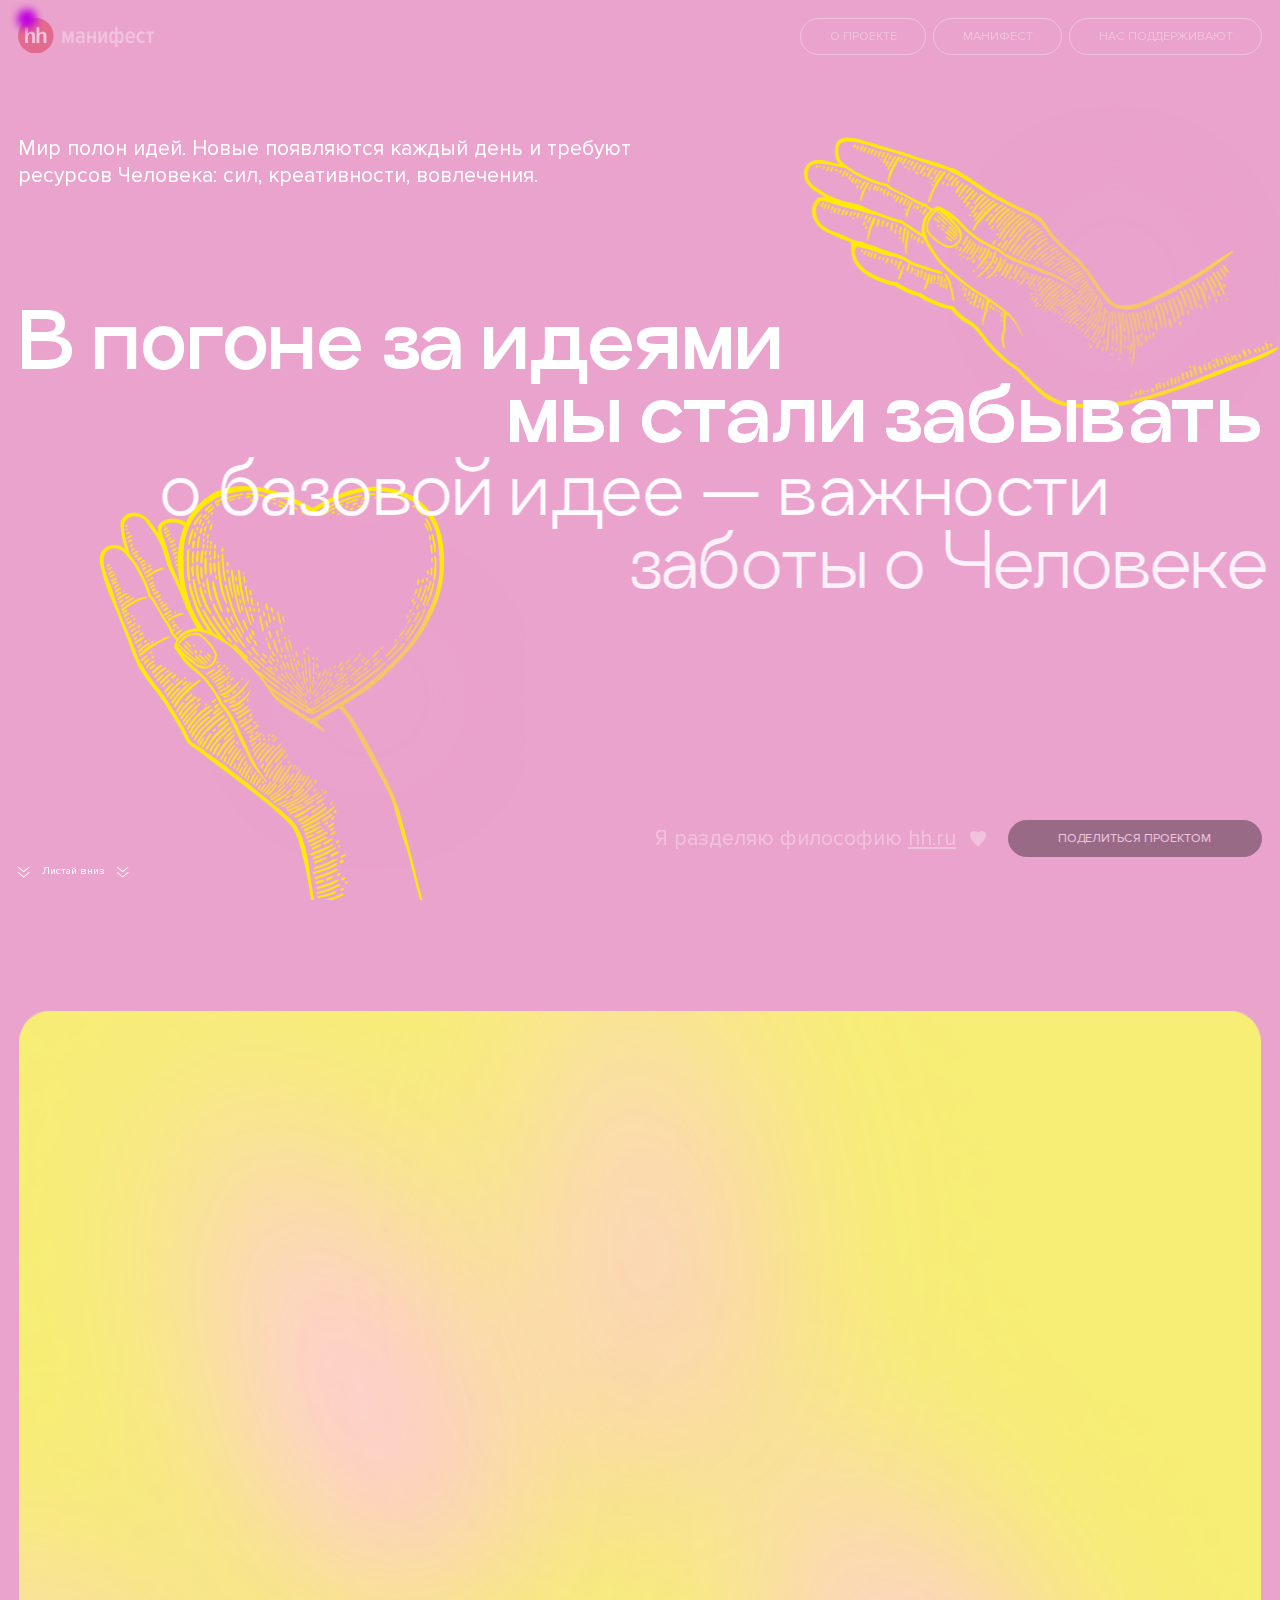
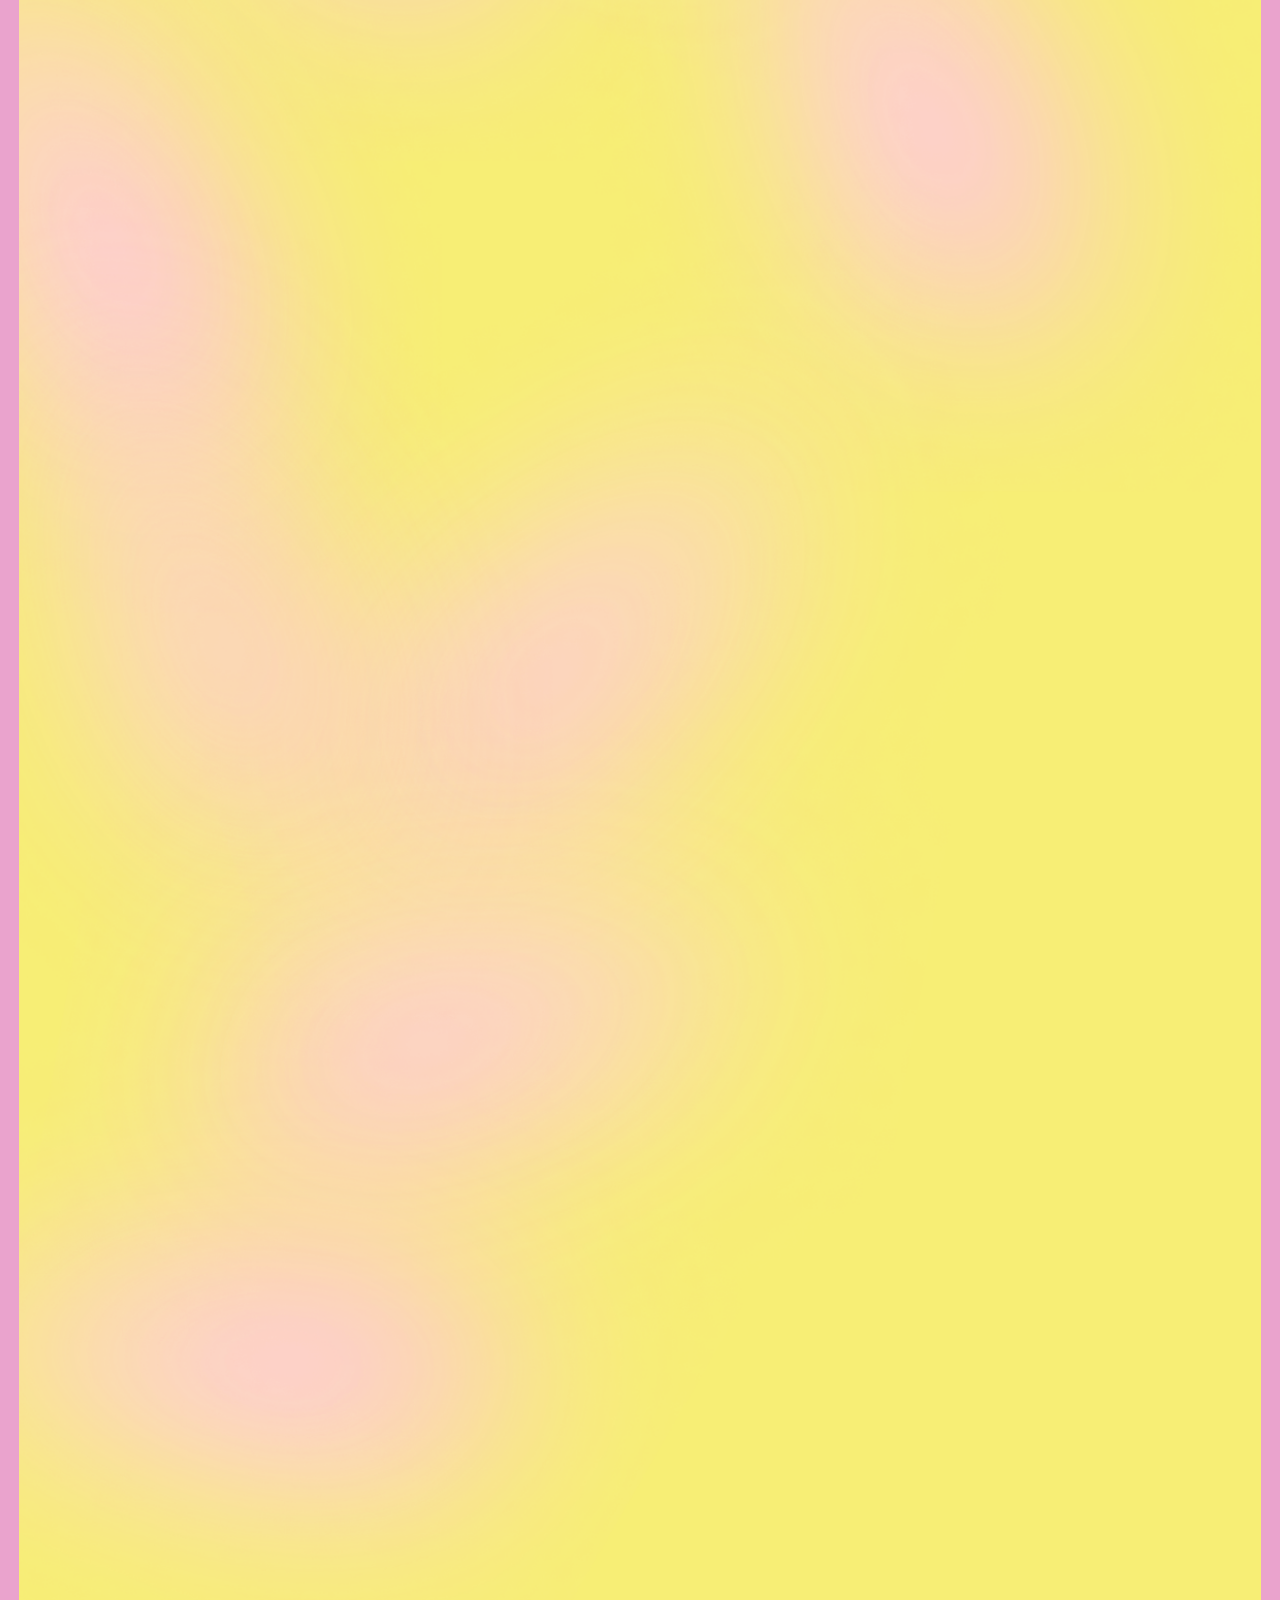
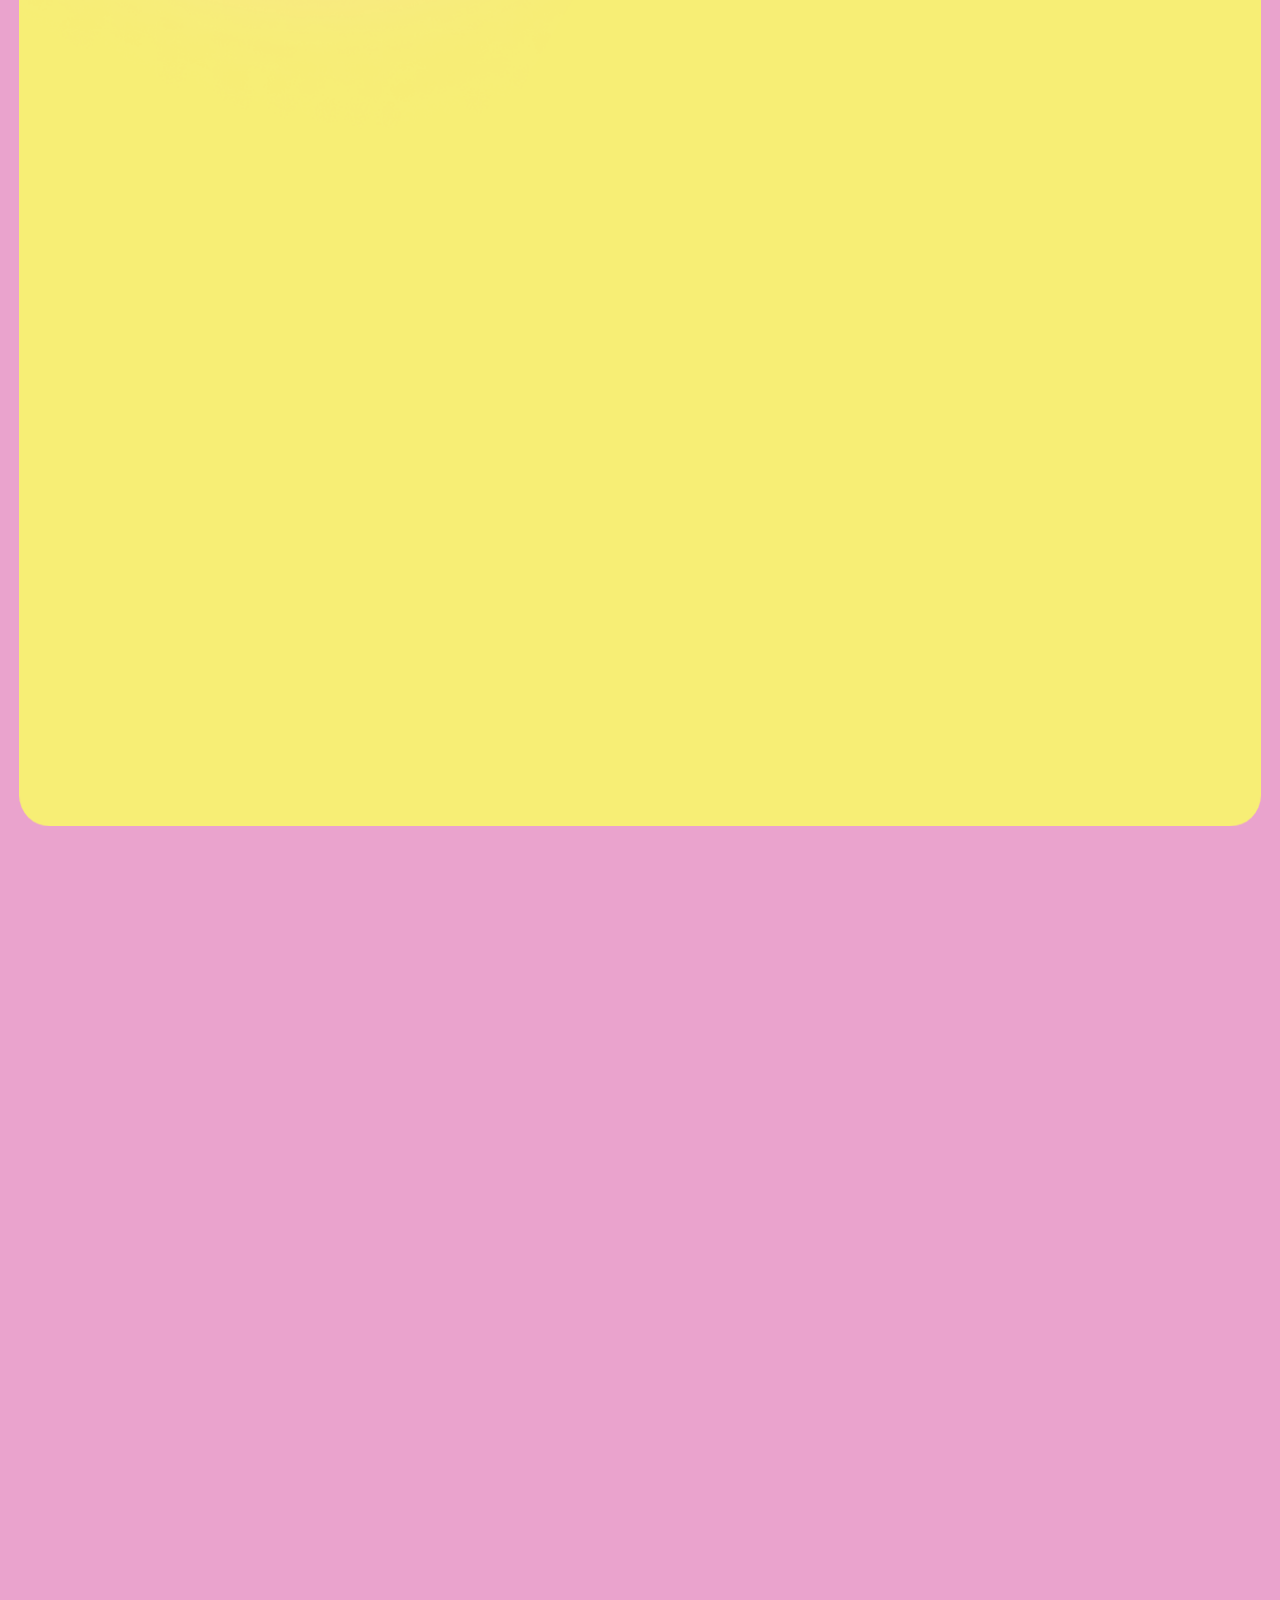
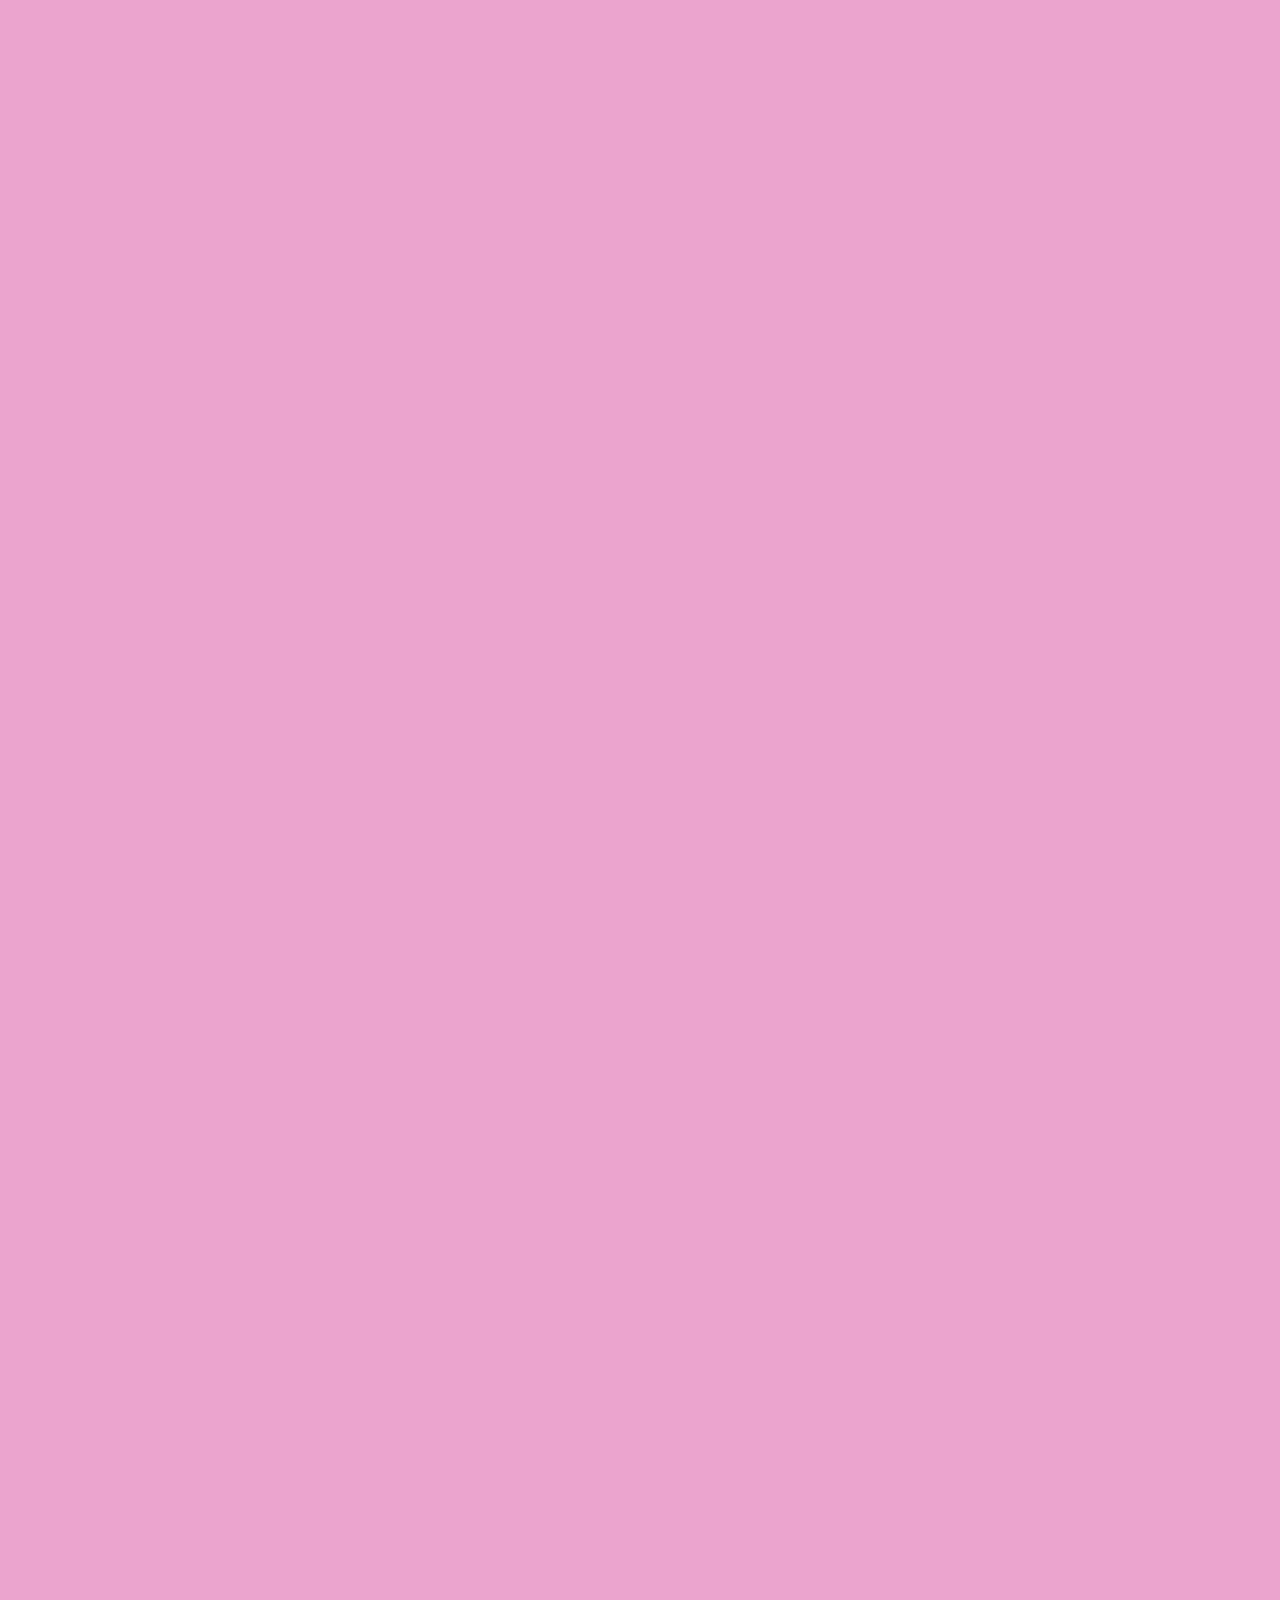
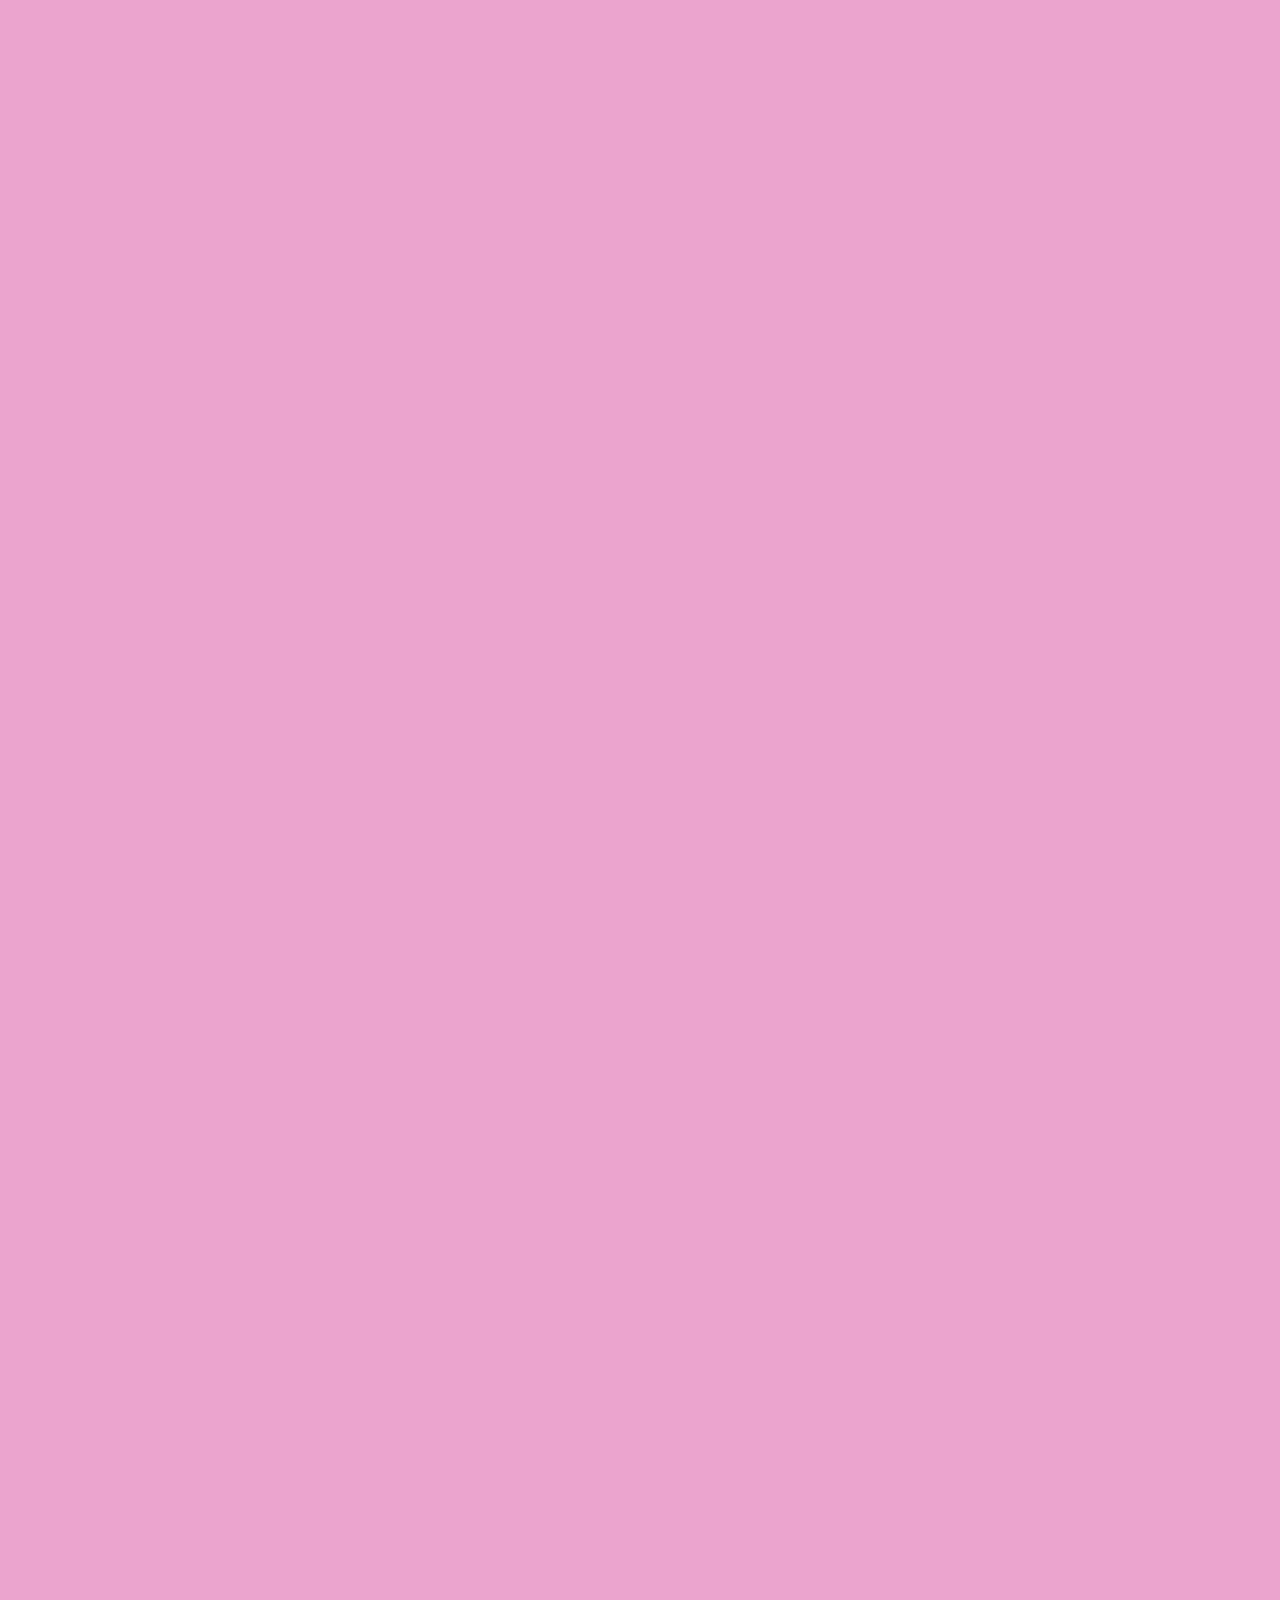
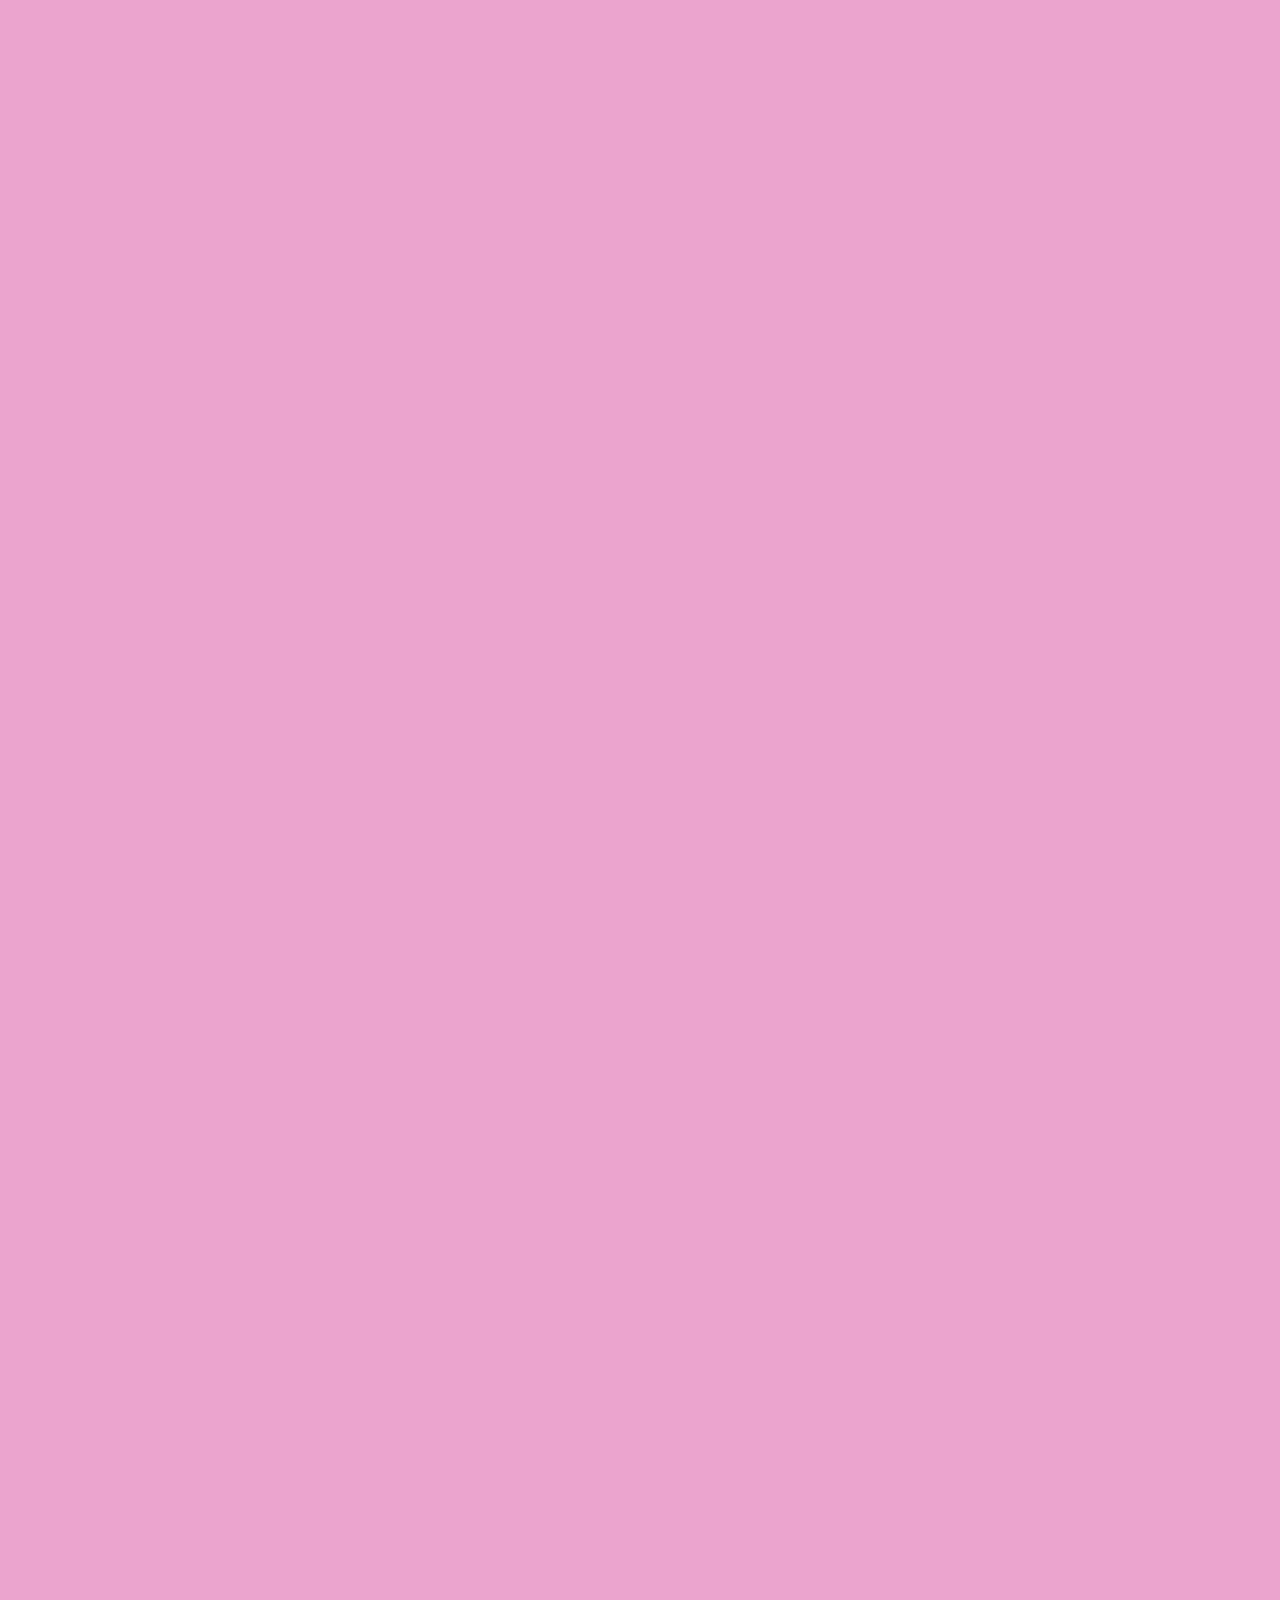
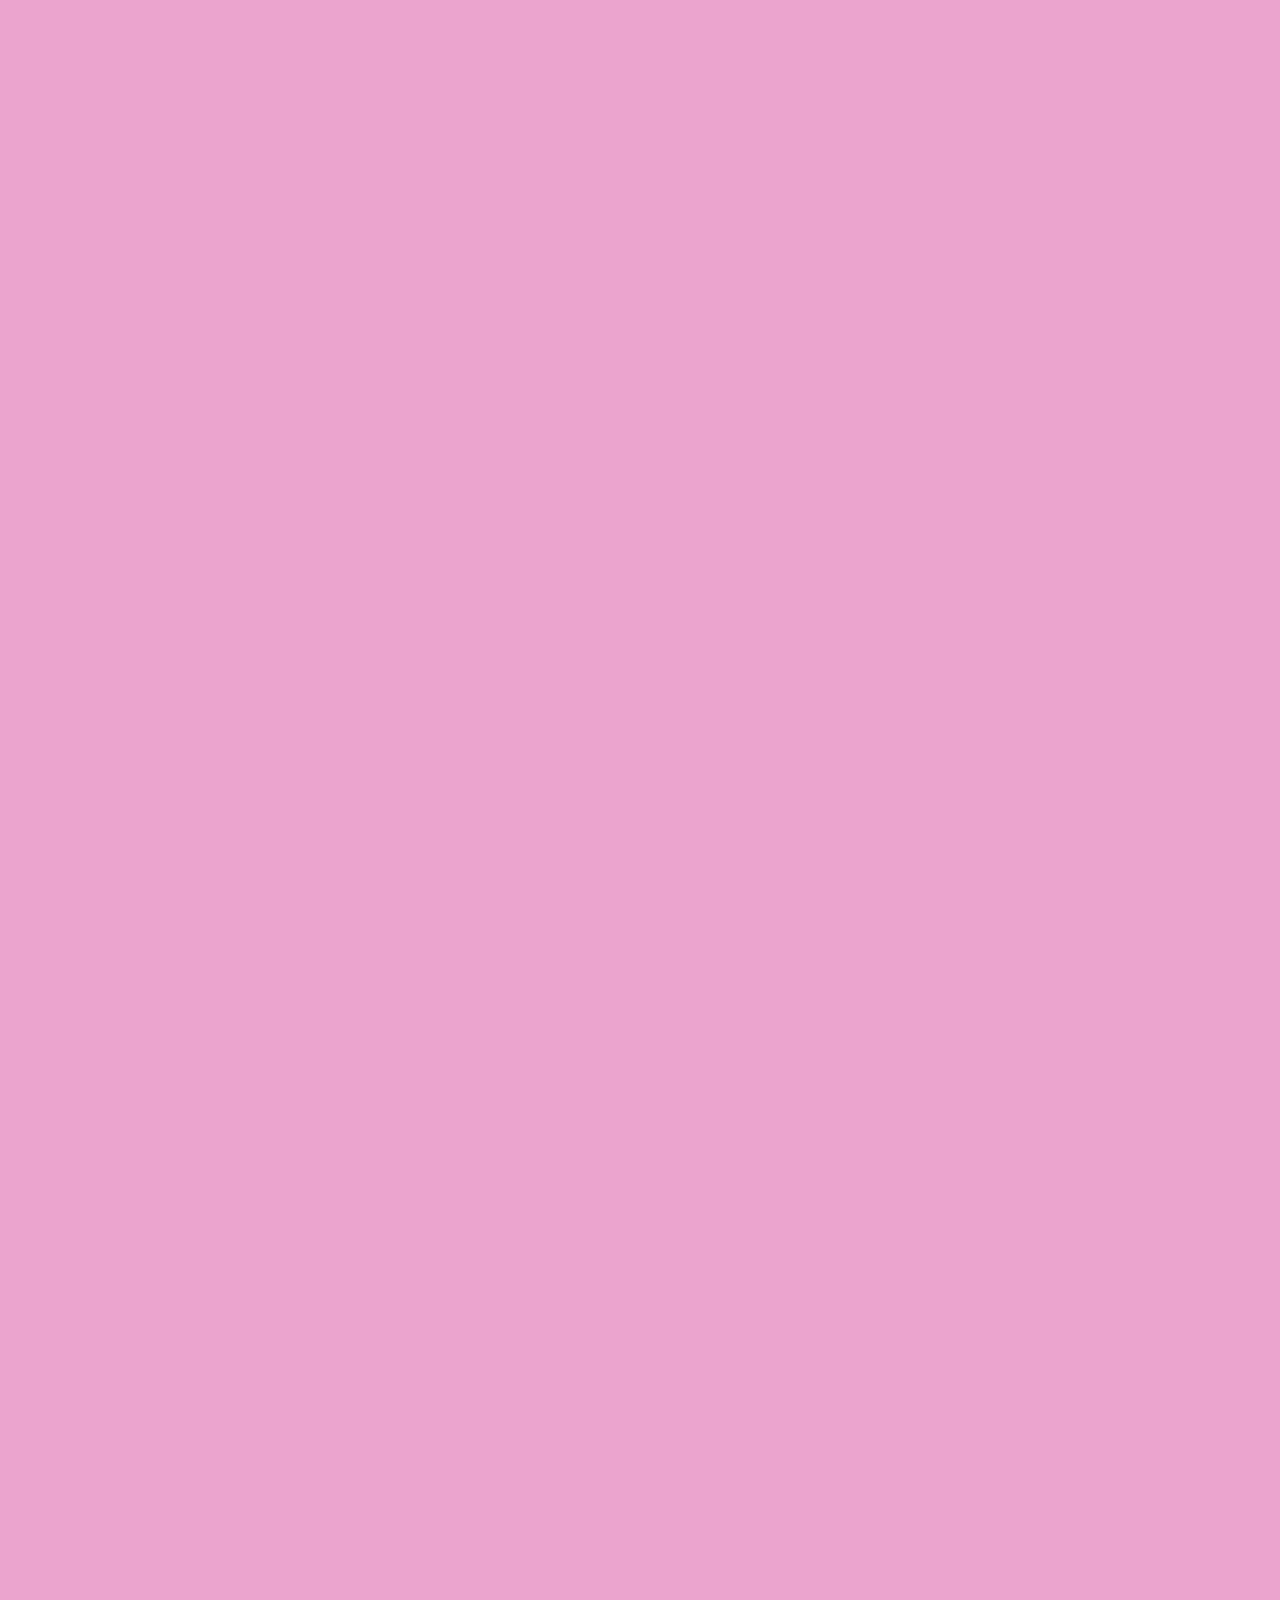
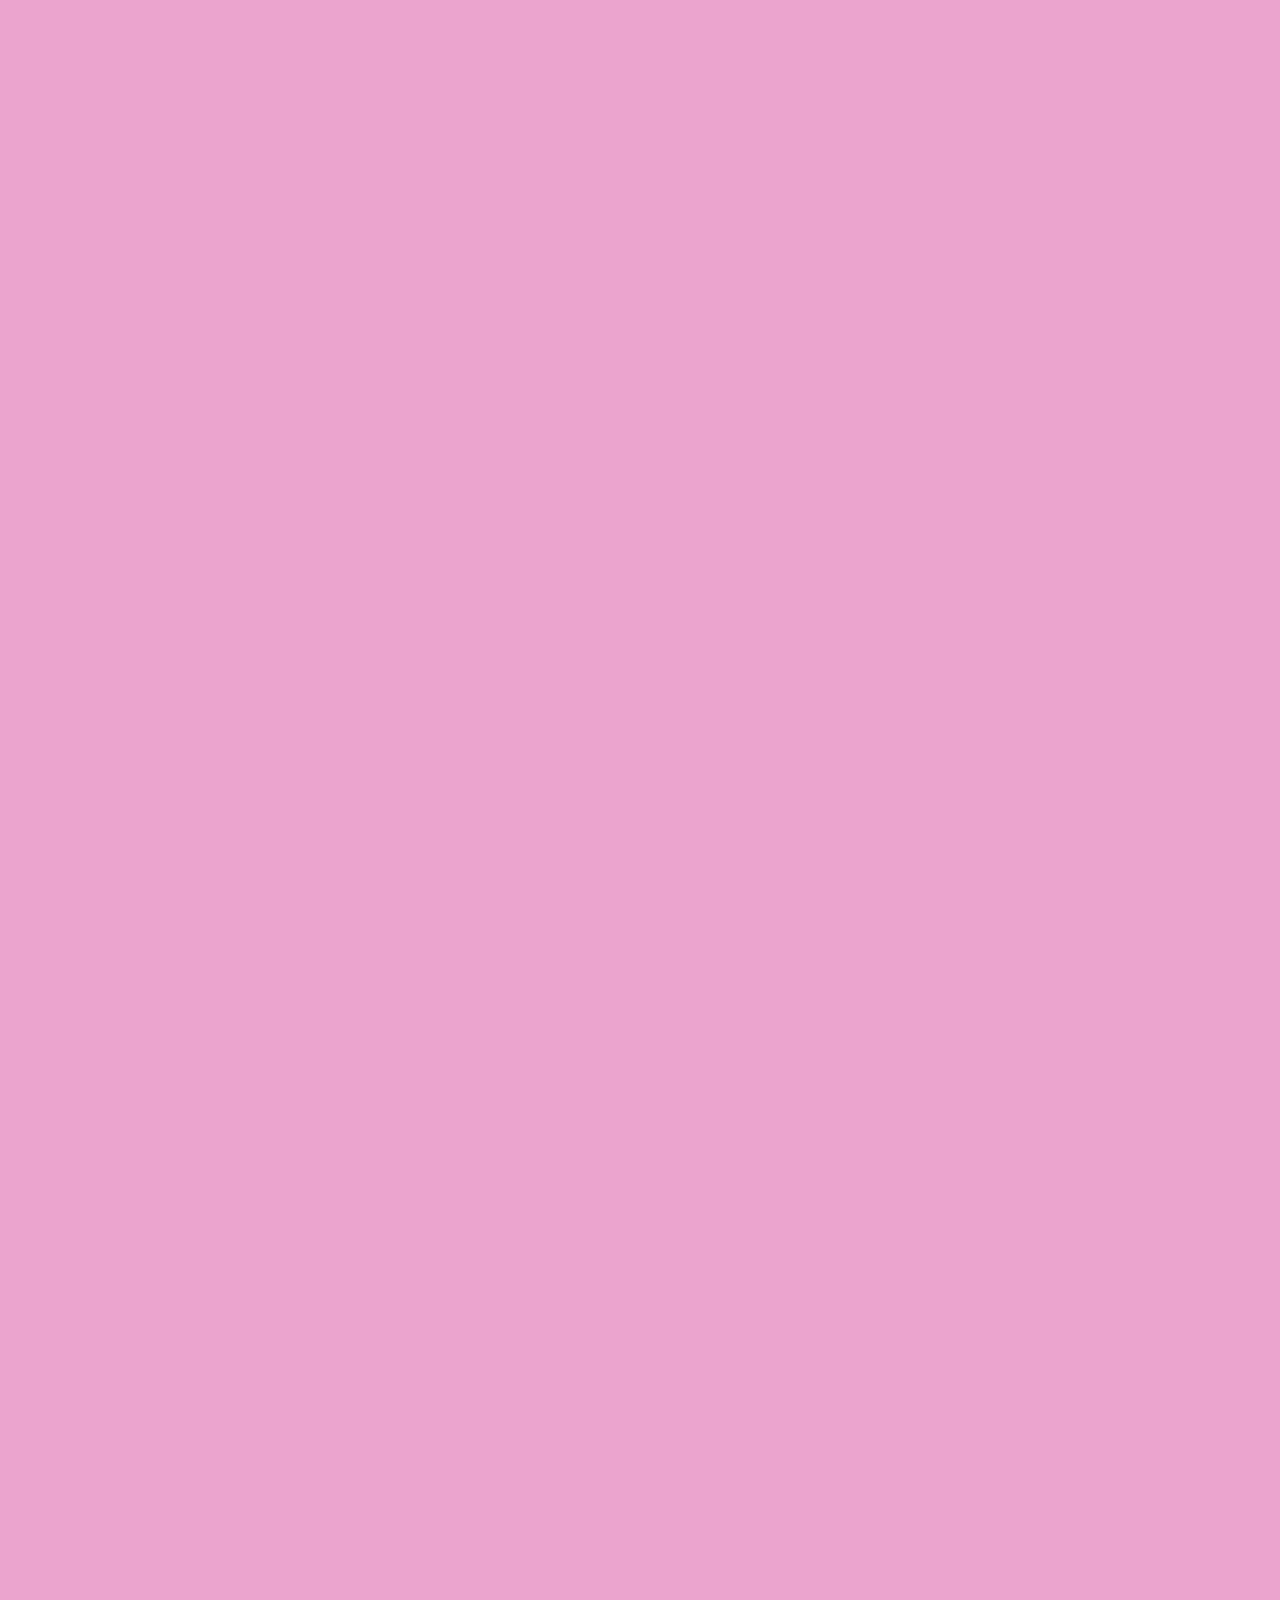
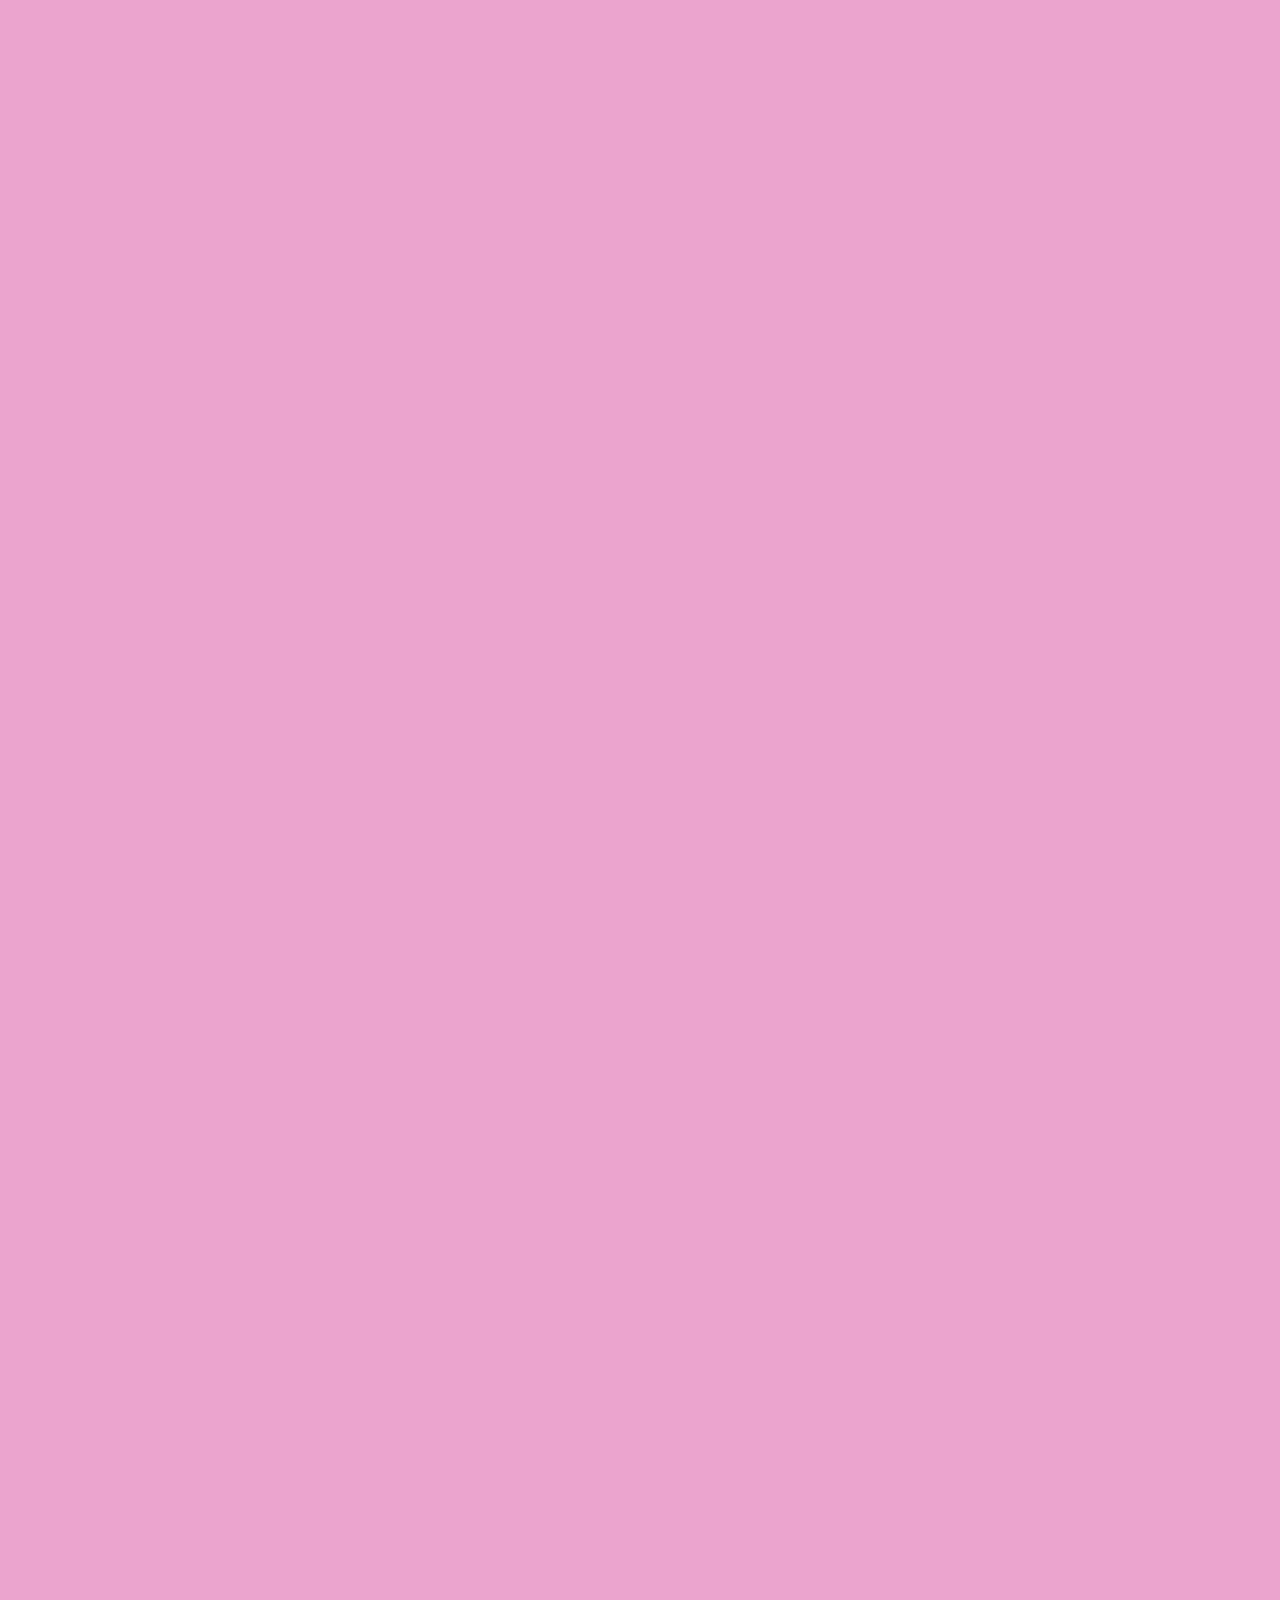
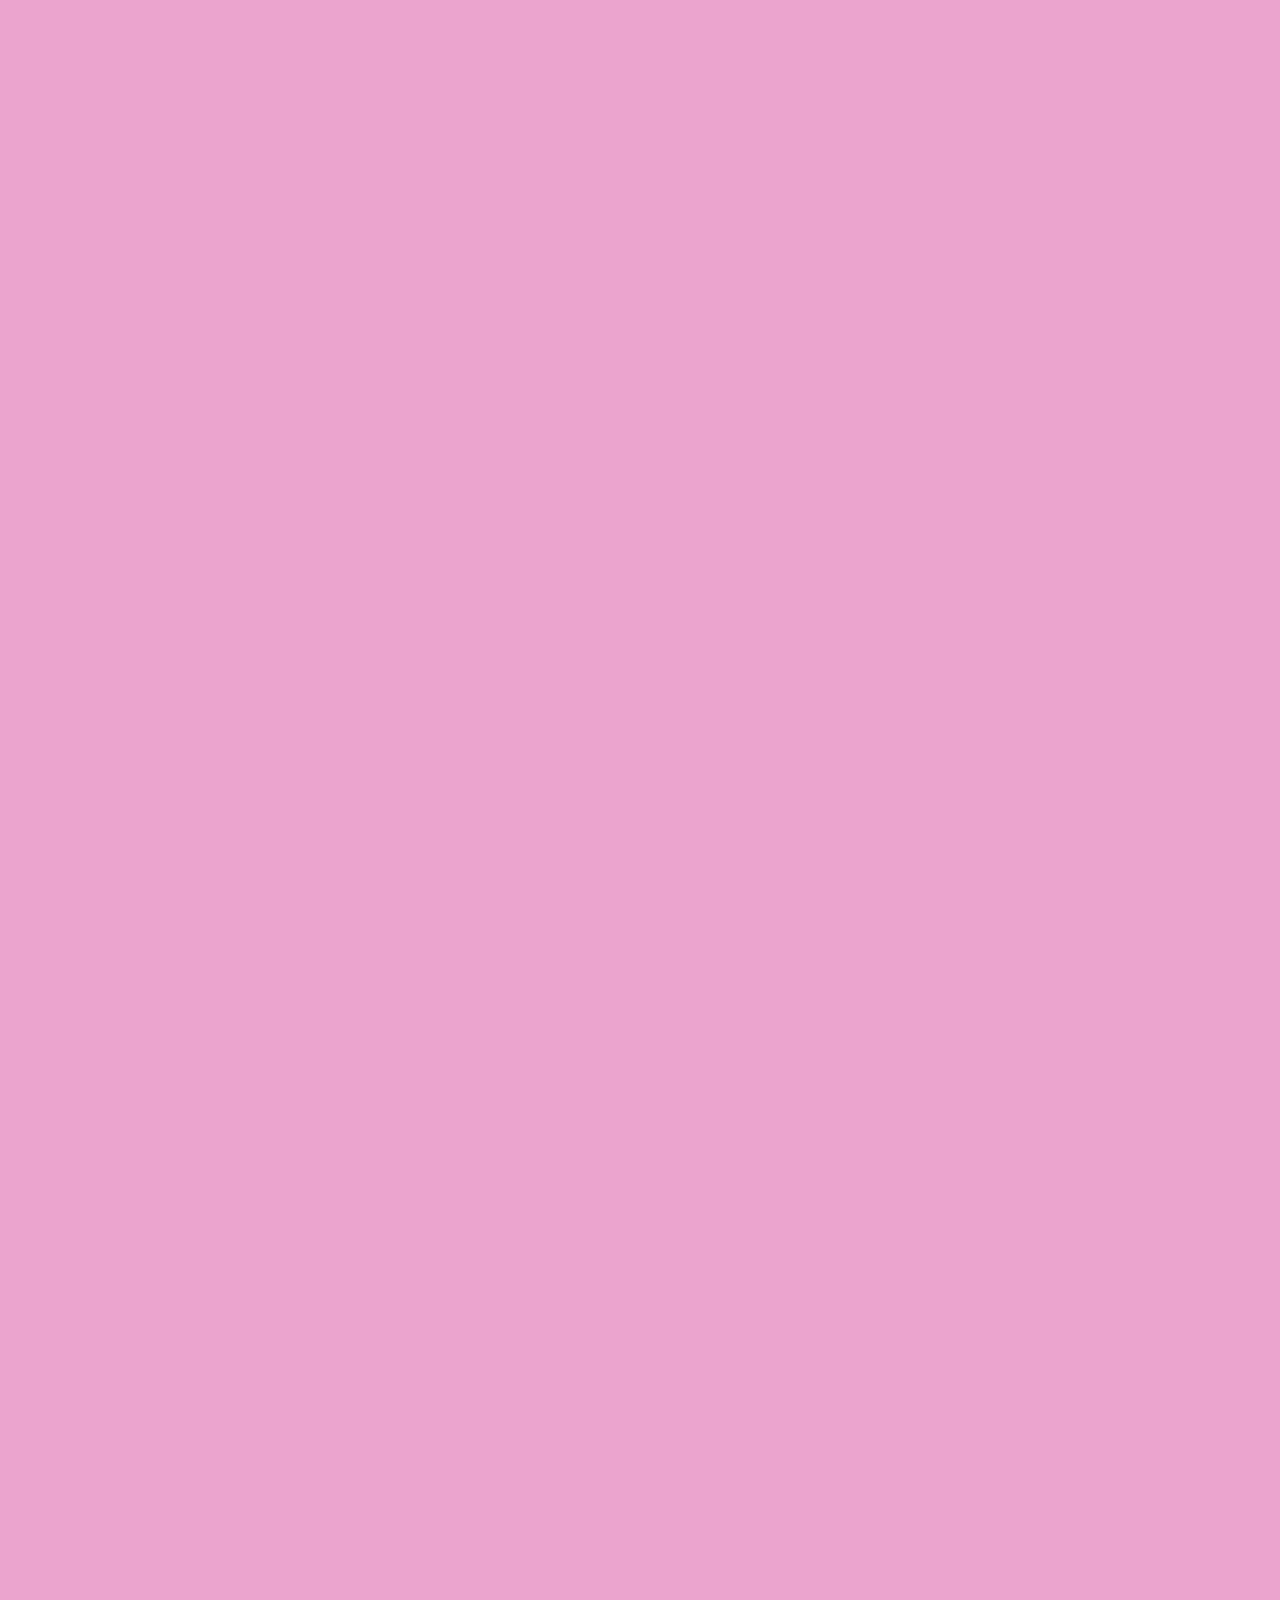
<file: index.html>
<!DOCTYPE html><!--  This site was created in Webflow. https://www.webflow.com  -->
<!--  Last Published: Fri May 19 2023 12:36:15 GMT+0000 (Coordinated Universal Time)  -->
<html data-wf-page="6448dec9200db7ba29f89d70" data-wf-site="6448dec9200db773a5f89d6f">

<head>
  <meta charset="utf-8">
  <title>Манифест ко дню рождения hh.ru</title>
  <meta content="Напоминание каждому о том, как важно заботиться о Человеческих ресурсах." name="description">
  <meta content="Манифест ко дню рождения hh.ru" property="og:title">
  <meta content="Напоминание каждому о том, как важно заботиться о Человеческих ресурсах." property="og:description">
  <meta content="images/OGI.png" property="og:image">
  <meta content="Манифест ко дню рождения hh.ru" property="twitter:title">
  <meta content="Напоминание каждому о том, как важно заботиться о Человеческих ресурсах."
    property="twitter:description">
  <meta content="images/OGI.png" property="twitter:image">
  <meta property="og:type" content="website">
  <meta content="summary_large_image" name="twitter:card">
  <meta content="width=device-width, initial-scale=1" name="viewport">
  <meta content="Webflow" name="generator">
  <!-- Yandex.Metrika counter -->
  <script src="js/metric.js" type="text/javascript"></script>
  <!-- /Yandex.Metrika counter -->
  <link href="css/normalize.css" rel="stylesheet" type="text/css">
  <link href="css/webflow.css" rel="stylesheet" type="text/css">
  <link href="css/hhru-2a441f.webflow.css" rel="stylesheet" type="text/css">
  <link href="css/style.css" rel="stylesheet" type="text/css">
  <style>
    @media (min-width:992px) {
      html.w-mod-js:not(.w-mod-ix) [data-w-id="b9878dd3-13e4-6421-a78f-0ced368a787a"] {
        -webkit-transform: translate3d(0%, 0%, 0) scale3d(0.8, 0.8, 1) rotateX(0) rotateY(0) rotateZ(0deg) skew(0, 0);
        -moz-transform: translate3d(0%, 0%, 0) scale3d(0.8, 0.8, 1) rotateX(0) rotateY(0) rotateZ(0deg) skew(0, 0);
        -ms-transform: translate3d(0%, 0%, 0) scale3d(0.8, 0.8, 1) rotateX(0) rotateY(0) rotateZ(0deg) skew(0, 0);
        transform: translate3d(0%, 0%, 0) scale3d(0.8, 0.8, 1) rotateX(0) rotateY(0) rotateZ(0deg) skew(0, 0);
      }

      html.w-mod-js:not(.w-mod-ix) [data-w-id="f88aaab3-8f54-052f-8ae3-230a9f8bfcc7"] {
        -webkit-transform: translate3d(0%, 0%, 0) scale3d(0.8, 0.8, 1) rotateX(0) rotateY(0) rotateZ(0deg) skew(0, 0);
        -moz-transform: translate3d(0%, 0%, 0) scale3d(0.8, 0.8, 1) rotateX(0) rotateY(0) rotateZ(0deg) skew(0, 0);
        -ms-transform: translate3d(0%, 0%, 0) scale3d(0.8, 0.8, 1) rotateX(0) rotateY(0) rotateZ(0deg) skew(0, 0);
        transform: translate3d(0%, 0%, 0) scale3d(0.8, 0.8, 1) rotateX(0) rotateY(0) rotateZ(0deg) skew(0, 0);
      }

      html.w-mod-js:not(.w-mod-ix) [data-w-id="67e81cb0-7afa-1f12-fa99-711902024c29"] {
        -webkit-transform: translate3d(0%, 0%, 0) scale3d(0.8, 0.8, 1) rotateX(0) rotateY(0) rotateZ(0deg) skew(0, 0);
        -moz-transform: translate3d(0%, 0%, 0) scale3d(0.8, 0.8, 1) rotateX(0) rotateY(0) rotateZ(0deg) skew(0, 0);
        -ms-transform: translate3d(0%, 0%, 0) scale3d(0.8, 0.8, 1) rotateX(0) rotateY(0) rotateZ(0deg) skew(0, 0);
        transform: translate3d(0%, 0%, 0) scale3d(0.8, 0.8, 1) rotateX(0) rotateY(0) rotateZ(0deg) skew(0, 0);
      }

      html.w-mod-js:not(.w-mod-ix) [data-w-id="b862c3f6-3088-e310-0ccf-c9ab1974c91d"] {
        -webkit-transform: translate3d(0%, 0%, 0) scale3d(0.8, 0.8, 1) rotateX(0) rotateY(0) rotateZ(0deg) skew(0, 0);
        -moz-transform: translate3d(0%, 0%, 0) scale3d(0.8, 0.8, 1) rotateX(0) rotateY(0) rotateZ(0deg) skew(0, 0);
        -ms-transform: translate3d(0%, 0%, 0) scale3d(0.8, 0.8, 1) rotateX(0) rotateY(0) rotateZ(0deg) skew(0, 0);
        transform: translate3d(0%, 0%, 0) scale3d(0.8, 0.8, 1) rotateX(0) rotateY(0) rotateZ(0deg) skew(0, 0);
      }
    }

    @media (max-width:991px) and (min-width:768px) {
      html.w-mod-js:not(.w-mod-ix) [data-w-id="b9878dd3-13e4-6421-a78f-0ced368a787a"] {
        -webkit-transform: translate3d(0%, 0%, 0) scale3d(0.8, 0.8, 1) rotateX(0) rotateY(0) rotateZ(0deg) skew(0, 0);
        -moz-transform: translate3d(0%, 0%, 0) scale3d(0.8, 0.8, 1) rotateX(0) rotateY(0) rotateZ(0deg) skew(0, 0);
        -ms-transform: translate3d(0%, 0%, 0) scale3d(0.8, 0.8, 1) rotateX(0) rotateY(0) rotateZ(0deg) skew(0, 0);
        transform: translate3d(0%, 0%, 0) scale3d(0.8, 0.8, 1) rotateX(0) rotateY(0) rotateZ(0deg) skew(0, 0);
      }

      html.w-mod-js:not(.w-mod-ix) [data-w-id="f88aaab3-8f54-052f-8ae3-230a9f8bfcc7"] {
        -webkit-transform: translate3d(0%, 0%, 0) scale3d(0.8, 0.8, 1) rotateX(0) rotateY(0) rotateZ(0deg) skew(0, 0);
        -moz-transform: translate3d(0%, 0%, 0) scale3d(0.8, 0.8, 1) rotateX(0) rotateY(0) rotateZ(0deg) skew(0, 0);
        -ms-transform: translate3d(0%, 0%, 0) scale3d(0.8, 0.8, 1) rotateX(0) rotateY(0) rotateZ(0deg) skew(0, 0);
        transform: translate3d(0%, 0%, 0) scale3d(0.8, 0.8, 1) rotateX(0) rotateY(0) rotateZ(0deg) skew(0, 0);
      }

      html.w-mod-js:not(.w-mod-ix) [data-w-id="67e81cb0-7afa-1f12-fa99-711902024c29"] {
        -webkit-transform: translate3d(0%, 0%, 0) scale3d(0.8, 0.8, 1) rotateX(0) rotateY(0) rotateZ(0deg) skew(0, 0);
        -moz-transform: translate3d(0%, 0%, 0) scale3d(0.8, 0.8, 1) rotateX(0) rotateY(0) rotateZ(0deg) skew(0, 0);
        -ms-transform: translate3d(0%, 0%, 0) scale3d(0.8, 0.8, 1) rotateX(0) rotateY(0) rotateZ(0deg) skew(0, 0);
        transform: translate3d(0%, 0%, 0) scale3d(0.8, 0.8, 1) rotateX(0) rotateY(0) rotateZ(0deg) skew(0, 0);
      }

      html.w-mod-js:not(.w-mod-ix) [data-w-id="b862c3f6-3088-e310-0ccf-c9ab1974c91d"] {
        -webkit-transform: translate3d(0%, 0%, 0) scale3d(0.8, 0.8, 1) rotateX(0) rotateY(0) rotateZ(0deg) skew(0, 0);
        -moz-transform: translate3d(0%, 0%, 0) scale3d(0.8, 0.8, 1) rotateX(0) rotateY(0) rotateZ(0deg) skew(0, 0);
        -ms-transform: translate3d(0%, 0%, 0) scale3d(0.8, 0.8, 1) rotateX(0) rotateY(0) rotateZ(0deg) skew(0, 0);
        transform: translate3d(0%, 0%, 0) scale3d(0.8, 0.8, 1) rotateX(0) rotateY(0) rotateZ(0deg) skew(0, 0);
      }
    }
  </style>
  <!-- [if lt IE 9]><script src="https://cdnjs.cloudflare.com/ajax/libs/html5shiv/3.7.3/html5shiv.min.js" type="text/javascript"></script><![endif] -->
  <script src="/js/init.js"></script>
  <link href="images/favicon.png" rel="shortcut icon" type="image/x-icon">
  <link href="images/webclip.png" rel="apple-touch-icon">
</head>

<body class="base">
  <div no-click="" class="c-cursor__wrapper"><img src="images/cursor.png" loading="lazy" alt="" class="c-cursor"></div>
  <div class="page">
    <div class="loader"></div>
    <div no-click="" class="scroll-down">
      <div class="scroll-down__wrapper">
        <div class="scroll-down__ico w-embed"><svg width="100%" height="100%" fill="none" viewbox="0 0 24 24">
            <path fill="currentColor" fill-rule="evenodd"
              d="M5.616 12.68a.5.5 0 0 1 .704-.064L12 17.349l5.68-4.733a.5.5 0 0 1 .64.768L12 18.651l-6.32-5.267a.5.5 0 0 1-.064-.704Z"
              clip-rule="evenodd"></path>
            <path fill="currentColor" fill-rule="evenodd"
              d="M5.616 6.68a.5.5 0 0 1 .704-.064L12 11.349l5.68-4.733a.5.5 0 0 1 .64.768L12 12.651 5.68 7.384a.5.5 0 0 1-.064-.704Z"
              clip-rule="evenodd"></path>
          </svg></div>
        <div class="scroll-down__text">Листай вниз</div>
        <div class="scroll-down__ico w-embed"><svg width="100%" height="100%" fill="none" viewbox="0 0 24 24">
            <path fill="currentColor" fill-rule="evenodd"
              d="M5.616 12.68a.5.5 0 0 1 .704-.064L12 17.349l5.68-4.733a.5.5 0 0 1 .64.768L12 18.651l-6.32-5.267a.5.5 0 0 1-.064-.704Z"
              clip-rule="evenodd"></path>
            <path fill="currentColor" fill-rule="evenodd"
              d="M5.616 6.68a.5.5 0 0 1 .704-.064L12 11.349l5.68-4.733a.5.5 0 0 1 .64.768L12 12.651 5.68 7.384a.5.5 0 0 1-.064-.704Z"
              clip-rule="evenodd"></path>
          </svg></div>
      </div>
    </div>
    <div class="nav-fixed">
      <header style="opacity:0" class="nav">
        <div class="container">
          <div class="nav__wrapper">
            <a href="index.html" aria-current="page" class="nav__logo w-inline-block w--current">
              <div class="hh-logo w-embed"><svg width="100%" height="100%" fill="none" viewbox="0 0 156 40">
                  <path fill="currentColor"
                    d="M62.617 28.127h-2.603v-8.368l-3.16 8.368H55.79l-3.135-8.368v8.368H50v-12.83h3.4l2.922 7.73 2.922-7.73h3.373v12.83Zm12.399-.002h-2.63v-1.302c-.779 1.08-1.903 1.62-3.373 1.62-1.098 0-2.028-.38-2.789-1.141-.761-.78-1.142-1.824-1.142-3.135 0-1.31.38-2.328 1.142-3.055.761-.743 1.691-1.115 2.79-1.115 1.504 0 2.629.513 3.373 1.54v-1.859c0-.779-.222-1.381-.664-1.806-.425-.425-1.036-.638-1.833-.638-1.169 0-2.231.487-3.188 1.461l-1.036-1.86c1.24-1.239 2.807-1.858 4.702-1.858 1.416 0 2.54.363 3.373 1.089.85.708 1.275 1.806 1.275 3.293v8.766Zm-5.047-1.514c1.063 0 1.869-.47 2.418-1.408v-1.939a2.652 2.652 0 0 0-1.036-1.036 2.648 2.648 0 0 0-1.382-.398c-.673 0-1.213.221-1.62.664-.407.442-.61 1.018-.61 1.726 0 .709.203 1.284.61 1.727.407.443.947.664 1.62.664Zm10.519 1.516h-2.656v-12.83h2.656v5.047h4.463v-5.047h2.63v12.83h-2.63v-5.472h-4.463v5.472Zm12.501 0h-2.577v-12.83h2.656v8.048l4.383-8.048h2.709v12.83h-2.63v-8.314l-4.541 8.314Zm13.488-13.152c1.221 0 2.187.673 2.895 2.019v-6.588h2.656v6.588c.709-1.346 1.674-2.019 2.895-2.019 1.275 0 2.276.602 3.002 1.806.744 1.204 1.116 2.842 1.116 4.914 0 2.055-.372 3.692-1.116 4.914-.726 1.222-1.727 1.833-3.002 1.833-1.239 0-2.204-.682-2.895-2.045v6.614h-2.656v-6.614c-.319.655-.735 1.16-1.249 1.514a2.845 2.845 0 0 1-1.646.531c-1.275 0-2.285-.602-3.029-1.806-.726-1.222-1.089-2.869-1.089-4.94 0-2.073.363-3.71 1.089-4.915.744-1.204 1.754-1.806 3.029-1.806Zm.85 2.338c-.726 0-1.284.407-1.674 1.221-.389.815-.584 1.869-.584 3.161 0 1.275.204 2.329.611 3.161.407.833.974 1.249 1.7 1.249.389 0 .77-.169 1.142-.505.372-.354.655-.78.85-1.275v-5.26a3.136 3.136 0 0 0-.877-1.248c-.372-.336-.761-.505-1.168-.505Zm6.693 8.792c.727 0 1.293-.416 1.7-1.249.408-.832.611-1.886.611-3.16 0-1.293-.194-2.347-.584-3.162-.39-.814-.947-1.221-1.674-1.221-.407 0-.805.168-1.195.504a3.266 3.266 0 0 0-.85 1.249v5.259c.195.496.478.92.85 1.275.372.336.753.505 1.142.505Zm12.643 2.339c-1.754 0-3.153-.62-4.197-1.86-1.045-1.24-1.568-2.868-1.568-4.887 0-1.913.496-3.506 1.488-4.781 1.009-1.293 2.346-1.94 4.011-1.94 1.682 0 2.993.638 3.931 1.913.939 1.275 1.408 2.913 1.408 4.914v.77h-8.155c.053 1.098.372 1.993.956 2.683.585.673 1.382 1.01 2.391 1.01 1.151 0 2.116-.46 2.895-1.382l1.275 1.594c-1.151 1.31-2.629 1.966-4.435 1.966Zm2.496-7.756c-.017-.939-.257-1.762-.717-2.47-.443-.727-1.133-1.09-2.072-1.09-.903 0-1.585.363-2.045 1.09-.46.725-.717 1.549-.77 2.47h5.604Zm13.857 6.029c-.921 1.151-2.222 1.727-3.904 1.727-1.683 0-3.046-.629-4.091-1.886-1.027-1.275-1.541-2.895-1.541-4.861 0-1.966.514-3.577 1.541-4.834 1.027-1.258 2.391-1.886 4.091-1.886 1.682 0 2.983.575 3.904 1.726l-1.354 1.806c-.62-.797-1.382-1.195-2.285-1.195-.974 0-1.744.416-2.311 1.248-.566.833-.85 1.878-.85 3.135 0 1.275.284 2.329.85 3.16.567.833 1.337 1.25 2.311 1.25.886 0 1.647-.4 2.285-1.196l1.354 1.806Zm6.901 1.41h-2.656v-10.52h-2.896v-2.31h8.447v2.31h-2.895v10.52Z">
                  </path>
                  <path fill="#D6001C" d="M20 40c11.046 0 20-8.954 20-20S31.046 0 20 0 0 8.954 0 20s8.954 20 20 20Z">
                  </path>
                  <path fill="#fff"
                    d="M11.253 10.398v6.793c1.047-1.233 2.303-1.854 3.758-1.854.75 0 1.422.142 2.024.422.604.279 1.056.637 1.36 1.071.308.439.515.919.627 1.448.111.527.167 1.346.167 2.458v7.262h-3.254v-6.541c0-1.298-.06-2.12-.183-2.47a1.598 1.598 0 0 0-.653-.831c-.313-.21-.703-.313-1.174-.313-.54 0-1.023.134-1.444.398-.43.266-.738.664-.933 1.196-.199.532-.298 1.319-.295 2.36l-.003 6.201H8v-17.6h3.253Zm12.813 0v6.793c1.048-1.233 2.303-1.854 3.758-1.854.747 0 1.424.142 2.027.422.601.279 1.053.637 1.356 1.071.306.436.52.928.626 1.448.113.527.168 1.346.168 2.458v7.262h-3.25v-6.541c0-1.298-.062-2.12-.186-2.47a1.593 1.593 0 0 0-.655-.831c-.31-.21-.703-.313-1.174-.313-.538 0-1.022.134-1.443.398-.424.266-.734.664-.932 1.196-.195.532-.295 1.319-.295 2.36v6.201h-3.25v-17.6h3.25Z">
                  </path>
                </svg></div>
            </a>
            <nav class="nav__menu">
              <ul role="list" class="nav__menu-list w-list-unstyled">
                <li class="nav__menu-item">
                  <a href="#project" data-scroll="close" data-metric="1" class="nav__menu-link"><span
                      class="nav__menu-text">О
                      проекте</span></a>
                </li>
                <li class="nav__menu-item">
                  <a href="manifest-page.html" data-metric="2" data-scroll="close" class="nav__menu-link"><span
                      class="nav__menu-text">Манифест</span></a>
                </li>
                <li class="nav__menu-item nav__menu-item--last">
                  <a data-scroll="close" data-metric="3" href="partners.html" class="nav__menu-link"><span
                      class="nav__menu-text">Нас
                      поддерживают</span></a>
                </li>
              </ul>
              <div class="nav__down">
                <div data-a2a-url="https://manifest.hh.ru/"
                  data-a2a-title="hh.ru исполнилось 23 года! Переходите по ссылке, чтобы прочесть манифест, который компания создала к своему дню рождения."
                  class="nav__social a2a_kit">
                  <a href="#" class="nav__social-link a2a_button_telegram w-inline-block">
                    <div class="nav__social-ico w-embed"><svg width="100%" height="100%" fill="none"
                        viewbox="0 0 40 40">
                        <path fill="currentColor" fill-rule="evenodd"
                          d="M11.125 20.059c4.533-1.969 7.551-3.277 9.067-3.912 4.313-1.8 5.22-2.11 5.802-2.124.13 0 .415.026.609.182.155.13.194.298.22.427.026.13.052.402.026.609-.233 2.46-1.243 8.432-1.762 11.177-.22 1.166-.647 1.555-1.062 1.594-.906.077-1.593-.596-2.46-1.166-1.373-.894-2.138-1.45-3.472-2.332-1.541-1.01-.544-1.567.337-2.473.233-.233 4.21-3.86 4.287-4.184.013-.039.013-.194-.077-.272-.091-.078-.22-.052-.324-.026-.143.026-2.319 1.477-6.554 4.34-.622.427-1.179.634-1.684.62-.557-.012-1.619-.31-2.422-.569-.971-.31-1.748-.48-1.684-1.023.04-.285.428-.57 1.153-.868Z"
                          clip-rule="evenodd"></path>
                      </svg></div>
                  </a>
                  <a href="#" class="nav__social-link a2a_button_whatsapp w-inline-block">
                    <div class="nav__social-ico w-embed"><svg width="100%" height="100%" fill="none"
                        viewbox="0 0 40 40">
                        <path fill="currentColor"
                          d="M10.994 30h-.373c-.612-.315-.724-.581-.54-1.245.356-1.285.702-2.574 1.067-3.857a.778.778 0 0 0-.053-.61c-.944-1.913-1.246-3.93-.89-6.028.915-5.375 6.028-8.997 11.458-8.132 4.472.711 7.99 4.497 8.308 8.995.213 3.014-.748 5.632-2.887 7.787-1.706 1.72-3.797 2.678-6.212 2.886a9.624 9.624 0 0 1-4.951-.857 1.01 1.01 0 0 0-.763-.069c-.733.212-1.478.382-2.214.58-.652.175-1.3.366-1.95.55Zm.925-1.915c1.088-.284 2.136-.541 3.174-.834a1.561 1.561 0 0 1 1.214.118c1.615.817 3.335 1.067 5.118.767 4.552-.767 7.619-5.045 6.884-9.578-.734-4.534-5.105-7.633-9.666-6.853-5.494.938-8.575 6.803-6.153 11.788.336.69.391 1.28.155 1.984-.283.842-.48 1.71-.726 2.608Z">
                        </path>
                        <path fill="currentColor"
                          d="M22.4 25.497c-1.058-.011-1.945-.339-2.762-.84-2.076-1.273-3.747-2.934-4.758-5.174-.449-.992-.628-2.04-.151-3.073.392-.848.976-1.563 1.925-1.841.774-.228 1.55.069 2.028.716.305.415.6.837.885 1.265.462.693.453 1.514-.029 2.194-.108.152-.138.258.003.396.44.432.876.869 1.314 1.305.13.13.231.134.394.015a1.932 1.932 0 0 1 2.26-.012l1.142.793c1.06.742 1.165 2.087.263 3.02-.572.59-1.19 1.079-2.035 1.196-.184.025-.37.03-.477.038l-.001.002Zm.05-1.571c.547.062 1.005-.389 1.417-.892.145-.178.053-.373-.132-.503a27.713 27.713 0 0 0-.612-.42c-.81-.537-.685-.666-1.41.07-.279.286-.653.327-.991.11a9.905 9.905 0 0 1-3.024-3.006c-.22-.34-.173-.693.094-.993.123-.138.26-.266.393-.394.16-.154.172-.32.049-.498-.271-.388-.544-.776-.818-1.161-.122-.171-.315-.22-.46-.098-.462.385-.893.793-.893 1.474 0 .662.225 1.251.543 1.808.853 1.493 2.033 2.689 3.459 3.643.662.444 1.371.801 2.387.86h-.002Z">
                        </path>
                      </svg></div>
                  </a>
                  <a href="https://vk.com/share.php?image=https://uploads-ssl.webflow.com/6448dec9200db773a5f89d6f/6463a03ecf1b811e83e07f23_share-vk-01.jpg&title=hh.ru — 23 года! Переходите по ссылке, чтобы прочесть манифест, который компания создала к своему дню рождения.&url=https://manifest.hh.ru/"
                    target="_blank" class="nav__social-link w-inline-block">
                    <div class="nav__social-ico w-embed"><svg width="100%" height="100%" fill="none"
                        viewbox="0 0 40 40">
                        <path fill="currentColor"
                          d="M20.942 26.481c-6.568 0-10.314-4.502-10.47-11.995h3.29c.108 5.5 2.533 7.829 4.454 8.31v-8.31h3.098v4.743c1.897-.204 3.89-2.365 4.563-4.743h3.098c-.517 2.93-2.678 5.091-4.215 5.98 1.537.72 3.998 2.605 4.935 6.015h-3.41c-.732-2.281-2.557-4.046-4.97-4.286v4.286h-.373Z">
                        </path>
                      </svg></div>
                  </a>
                </div>
                <div class="p1">Поделиться проектом</div>
              </div><img src="images/ill-02--yellow.svg" loading="lazy" alt="" class="nav__bg-image-is-2"><img
                src="images/ill-01--yellow.svg" loading="lazy" alt="" class="nav__bg-image-is-1">
            </nav>
            <div data-scroll="toggle" class="nav-manifest__btn">
              <div class="nav-manifest__btn-index is-1">
                <div class="p1">1</div>
              </div>
              <div class="nav-manifest__btn-index is-2">
                <div class="p1">2</div>
              </div>
              <div class="nav-manifest__btn-index is-3">
                <div class="p1">3</div>
              </div>
              <div class="nav-manifest__btn-index is-4">
                <div class="p1">4</div>
              </div>
              <div class="nav-manifest__btn-index is-5">
                <div class="p1">5</div>
              </div>
              <div class="nav-manifest__btn-index is-6">
                <div class="p1">6</div>
              </div>
              <div class="nav-manifest__btn-index is-7">
                <div class="p1">7</div>
              </div>
              <div class="nav-manifest__btn-index is-8">
                <div class="p1">8</div>
              </div>
              <div class="nav-manifest__btn-index is-9">
                <div class="p1">9</div>
              </div>
              <div class="nav-manifest__btn-arrow w-embed"><svg width="100%" height="100%" fill="none"
                  viewbox="0 0 9 6">
                  <path fill="currentColor" fill-rule="evenodd"
                    d="m.675 4.12.65.76L4.5 2.159l3.175 2.72.65-.758L4.5.84.675 4.122Z" clip-rule="evenodd"></path>
                </svg></div>
            </div>
            <div data-scroll="toggle" class="nav__btn">
              <a href="#" class="p1">Меню</a>
            </div>
          </div>
        </div>
      </header>
    </div>
    <main class="main">
      <div nav-color="light" data-w-id="19b28acb-a8d2-86ed-5ece-5755c9b24526" class="hero__nav-change"></div>
      <div class="section-hero__sticky">
        <section class="section-hero">
          <div class="container container--hero">
            <div style="opacity:0" class="hero__caption">
              <div class="grid">
                <p id="w-node-e15b1053-58d5-0a65-7001-0de0577189d9-29f89d70" class="p1">Мир полон идей. Новые появляются
                  каждый день и требуют ресурсов Человека: сил, креативности, вовлечения.</p>
              </div>
            </div>
            <div class="hero__title">
              <div
                style="-webkit-transform:translate3d(-5%, 0, 0) scale3d(1, 1, 1) rotateX(0) rotateY(0) rotateZ(0) skew(0, 0);-moz-transform:translate3d(-5%, 0, 0) scale3d(1, 1, 1) rotateX(0) rotateY(0) rotateZ(0) skew(0, 0);-ms-transform:translate3d(-5%, 0, 0) scale3d(1, 1, 1) rotateX(0) rotateY(0) rotateZ(0) skew(0, 0);transform:translate3d(-5%, 0, 0) scale3d(1, 1, 1) rotateX(0) rotateY(0) rotateZ(0) skew(0, 0)"
                class="hero__title-span-wrapper is-1">
                <div style="opacity:0" class="hero__title-span is-1">
                  <div class="h1 weight-bold">В погоне за идеями</div>
                </div>
              </div>
              <div
                style="-webkit-transform:translate3d(5%, 0, 0) scale3d(1, 1, 1) rotateX(0) rotateY(0) rotateZ(0) skew(0, 0);-moz-transform:translate3d(5%, 0, 0) scale3d(1, 1, 1) rotateX(0) rotateY(0) rotateZ(0) skew(0, 0);-ms-transform:translate3d(5%, 0, 0) scale3d(1, 1, 1) rotateX(0) rotateY(0) rotateZ(0) skew(0, 0);transform:translate3d(5%, 0, 0) scale3d(1, 1, 1) rotateX(0) rotateY(0) rotateZ(0) skew(0, 0)"
                class="hero__title-span-wrapper is-2">
                <div style="opacity:0" class="hero__title-span is-2">
                  <div class="h1 weight-bold">мы стали забывать</div>
                </div>
              </div>
              <div
                style="-webkit-transform:translate3d(-5%, 0, 0) scale3d(1, 1, 1) rotateX(0) rotateY(0) rotateZ(0) skew(0, 0);-moz-transform:translate3d(-5%, 0, 0) scale3d(1, 1, 1) rotateX(0) rotateY(0) rotateZ(0) skew(0, 0);-ms-transform:translate3d(-5%, 0, 0) scale3d(1, 1, 1) rotateX(0) rotateY(0) rotateZ(0) skew(0, 0);transform:translate3d(-5%, 0, 0) scale3d(1, 1, 1) rotateX(0) rotateY(0) rotateZ(0) skew(0, 0)"
                class="hero__title-span-wrapper is-3">
                <div style="opacity:0" class="hero__title-span is-3">
                  <div class="h1">о базовой идее — <span class="hero__title-span-is-3__desk">важности</span></div>
                </div>
                <div style="opacity:0" class="hero__title-span is-5">
                  <div class="h1">важности заботы</div>
                </div>
              </div>
              <div
                style="-webkit-transform:translate3d(5%, 0, 0) scale3d(1, 1, 1) rotateX(0) rotateY(0) rotateZ(0) skew(0, 0);-moz-transform:translate3d(5%, 0, 0) scale3d(1, 1, 1) rotateX(0) rotateY(0) rotateZ(0) skew(0, 0);-ms-transform:translate3d(5%, 0, 0) scale3d(1, 1, 1) rotateX(0) rotateY(0) rotateZ(0) skew(0, 0);transform:translate3d(5%, 0, 0) scale3d(1, 1, 1) rotateX(0) rotateY(0) rotateZ(0) skew(0, 0)"
                class="hero__title-span-wrapper is-4">
                <div style="opacity:0" class="hero__title-span is-4">
                  <div class="h1"><span class="hero__title-span-is-4__desk">заботы </span>о Человеке</div>
                </div>
              </div><img src="images/hero__hand-01.svg" loading="lazy"
                style="opacity:0;-webkit-transform:translate3d(0, 20%, 0) scale3d(1, 1, 1) rotateX(0) rotateY(0) rotateZ(0) skew(0, 0);-moz-transform:translate3d(0, 20%, 0) scale3d(1, 1, 1) rotateX(0) rotateY(0) rotateZ(0) skew(0, 0);-ms-transform:translate3d(0, 20%, 0) scale3d(1, 1, 1) rotateX(0) rotateY(0) rotateZ(0) skew(0, 0);transform:translate3d(0, 20%, 0) scale3d(1, 1, 1) rotateX(0) rotateY(0) rotateZ(0) skew(0, 0)"
                width="260" alt="" class="hero__image-is-1"><img src="images/hero__hand-02.svg" loading="lazy"
                width="282.5"
                style="opacity:0;-webkit-transform:translate3d(20%, -10%, 0) scale3d(1, 1, 1) rotateX(0) rotateY(0) rotateZ(0) skew(0, 0);-moz-transform:translate3d(20%, -10%, 0) scale3d(1, 1, 1) rotateX(0) rotateY(0) rotateZ(0) skew(0, 0);-ms-transform:translate3d(20%, -10%, 0) scale3d(1, 1, 1) rotateX(0) rotateY(0) rotateZ(0) skew(0, 0);transform:translate3d(20%, -10%, 0) scale3d(1, 1, 1) rotateX(0) rotateY(0) rotateZ(0) skew(0, 0)"
                alt="" class="hero__image-is-2">
            </div>
            <div data-a2a-title="Я разделяю философию hh.ru" data-a2a-url="https://manifest.hh.ru/"
              class="hero__down a2a_kit">
              <div class="hero__down-left">
                <p class="p1">Я разделяю философию <a href="https://hh.ru/" target="_blank" class="is-link">hh.ru</a>
                </p>
                <div class="hero__down-ico w-embed"><svg width="100%" height="100%" fill="none" viewbox="0 0 18 18">
                    <path fill="#fff" fill-rule="evenodd"
                      d="M2.61.483C4.86-.61 7.442.26 9 2.037 10.558.259 13.14-.612 15.39.483c2.691 1.31 3.223 4.749 1.954 7.189C15.414 11.382 11.791 14.786 9 18 6.209 14.786 2.585 11.382.656 7.672-.614 5.232-.08 1.793 2.61.483Z"
                      clip-rule="evenodd"></path>
                  </svg></div>
              </div>
              <a data-scroll="open" data-w-id="e15b1053-58d5-0a65-7001-0de0577189ed" href="#"
                class="btn btn--black"><span class="nav__text">поделиться проектом</span></a>
            </div>
          </div>
        </section>
      </div>
      <div nav-color="dark" class="main__wrapper-overflow">
        <div id="project" data-w-id="f697b6a6-6b93-378a-4bbc-e41e8b123d78" class="main__wrapper-yellow">
          <section class="section-stat">
            <div class="container">
              <ul role="list" class="stat__list">
                <li data-w-id="f697b6a6-6b93-378a-4bbc-e41e8b123d7b" class="stat__list-item is-1">
                  <div class="stat__item is-1"><img src="images/stat__image-05.svg" loading="lazy" width="152" alt=""
                      class="stat__image is-1"><img src="images/stat-linear.svg" loading="lazy" width="210.5" alt=""
                      class="stat__linear-image is-1"><img src="images/green-rad-grad.png" loading="lazy" width="248.5"
                      alt="" class="stat__blur-image is-1">
                    <div class="stat__wrapper is-1">
                      <div class="stat__index">50<span class="stat__index-percent">%</span></div>
                      <div class="stat__item-caption is-1">
                        <p class="p1">валились с ног от напряжения и усталости</p>
                      </div>
                    </div>
                  </div>
                </li>
                <li class="stat__list-item is-2">
                  <div class="stat__item is-1"><img src="images/stat__image-04.svg" loading="lazy" width="167" alt=""
                      class="stat__image is-2"><img src="images/stat-linear.svg" loading="lazy" width="210.5" alt=""
                      class="stat__linear-image is-2"><img src="images/green-rad-grad.png" loading="lazy" width="248.5"
                      alt="" class="stat__blur-image is-2">
                    <div class="stat__wrapper is-2">
                      <div class="stat__index">54<span class="stat__index-percent">%</span></div>
                      <div class="stat__item-caption is-2">
                        <p class="p1">россиян «‎выгорели» в 2022 году*</p>
                      </div>
                    </div>
                  </div>
                </li>
                <li class="stat__list-item is-6">
                  <div class="stat__item is-1"><img src="images/stat-linear.svg" loading="lazy" alt=""
                      class="stat__linear-image is-6"><img src="images/green-rad-grad.png" loading="lazy" width="248.5"
                      alt="" class="stat__blur-image is-3">
                    <div class="stat__wrapper is-6">
                      <div class="stat__index stat__index--s-small">7<span class="stat__index-percent">%</span></div>
                      <div class="stat__item-caption is-6">
                        <p class="p1">«выгорели», но не посчитали это чем-то серьёзным</p>
                      </div>
                    </div>
                  </div>
                </li>
                <li class="stat__list-item is-3">
                  <div class="stat__item is-1"><img src="images/stat__image-03.svg" loading="lazy" width="145" alt=""
                      class="stat__image is-3"><img src="images/violet-rad-grad.png" loading="lazy" width="243" alt=""
                      class="stat__blur-image is-8"><img src="images/stat-linear.svg" loading="lazy" width="210.5"
                      alt="" class="stat__linear-image is-3">
                    <div class="stat__wrapper is-3">
                      <div class="stat__index stat__index--small">29<span class="stat__index-percent">%</span></div>
                      <div class="stat__item-caption is-3">
                        <p class="p1">сталкивались с критикой, конфликтовали и потом — переживали из-за этого</p>
                      </div>
                    </div>
                  </div>
                </li>
                <li class="stat__list-item is-4">
                  <div class="stat__item is-1"><img src="images/stat__image-02.svg" loading="lazy" width="120" alt=""
                      class="stat__image is-4"><img src="images/stat-linear.svg" loading="lazy" width="210.5" alt=""
                      class="stat__linear-image is-4"><img src="images/pink-rad-grad.png" loading="lazy" width="243"
                      alt="" class="stat__blur-image is-4">
                    <div class="stat__wrapper is-4">
                      <div class="stat__index stat__index--small">32<span class="stat__index-percent">%</span></div>
                      <div class="stat__item-caption is-4">
                        <p class="p1">грызли себя, страдали от «синдрома самозванца»</p>
                      </div>
                    </div>
                  </div>
                </li>
                <li class="stat__list-item is-5">
                  <div class="stat__item is-1"><img src="images/stat__image-01.svg" loading="lazy" width="174" alt=""
                      class="stat__image is-5"><img src="images/stat-linear.svg" loading="lazy" alt=""
                      class="stat__linear-image is-5"><img src="images/pink-rad-grad.png" loading="lazy" alt=""
                      class="stat__blur-image is-5">
                    <div class="stat__wrapper is-5">
                      <div class="stat__index stat__index--small">31<span class="stat__index-percent">%</span></div>
                      <div class="stat__item-caption is-5">
                        <p class="p1">пытались балансировать между работой и личной жизнью, но у них ничего не
                          получалось</p>
                      </div>
                    </div>
                  </div>
                </li>
              </ul>
              <div class="yellow__description">
                <p id="w-node-f697b6a6-6b93-378a-4bbc-e41e8b123dbe-29f89d70" class="p3 text-color-op-50 fade-in">
                  *Результат совместного исследования hh.ru и health tech компании AIBY, проведенного в 2022 году среди
                  1 250 работающих жителей Российской Федерации старше 18 лет.<br><br>
                  <a data-metric="4" href="https://tass.ru/obschestvo/14631483"
                    target="_blank">https://tass.ru/obschestvo/14631483</a><br>
                </p>
              </div>
            </div>
          </section>
          <section class="section-who">
            <div class="container">
              <div class="birthay__heading fade-in">
                <h2 class="hp">Эта статистика — напоминание больше заботиться о Человеке, в себе и в других.</h2>
              </div>
              <div class="birthay__wrapper fade-in"><img src="images/manifest__hand.svg" loading="lazy" width="356"
                  alt="" class="birthay__image">
                <div class="grid">
                  <div id="w-node-_79caa639-f6e1-9b17-9055-6390c14ae167-29f89d70">
                    <p class="hp">В свой день рождения мы, команда hh.ru, хотим обратить внимание на масштабную
                      проблему истощения<br>Человеческих ресурсов:</p>
                    <ul role="list" class="birthay__list w-list-unstyled">
                      <li class="birthay__item">
                        <div class="ico-48 birthay__item-ico w-embed"><svg width="100%" height="100%" fill="none"
                            viewbox="0 0 48 48">
                            <path fill="#000"
                              d="m23.815 29.46-8.808-.802L21.966 10l12.911.869-6.727 10.593 10.85.974L15 48l8.815-18.54Z">
                            </path>
                          </svg></div>
                        <p class="hp">сил</p>
                      </li>
                      <li class="birthay__item">
                        <div class="ico-48 birthay__item-ico w-embed"><svg width="100%" height="100%" fill="none"
                            viewbox="0 0 48 48">
                            <path fill="#000"
                              d="M23.934 33.306v-5.87s-1.666 2.642-1.666 4.046c0 1.403 1.013 1.824 1.666 1.824Zm17.033-6.688c0-4.01-3.252-7.269-7.262-7.269a7.2 7.2 0 0 0-1.501.159l-.3-1.617-.018-.098h-.433l-10.265-2.154v2.154h-2.532l-2.753 14.946-7.262-7.263.763-.756-2.35-4.553L1 26.221l4.553 2.35.89-.891 8.783 8.775-.72 3.906h21.53l-1.214-6.603c3.478-.543 6.14-3.521 6.14-7.153l.005.013ZM24.954 35.96c-1.74 0-4.443-1.013-4.443-4.345s4.443-9.606 4.443-9.606 4.65 6.329 4.65 9.6c0 3.27-2.911 4.351-4.65 4.351Zm9.496-4.235-1.868-10.168c.36-.079.739-.128 1.123-.134 2.862.012 5.188 2.325 5.188 5.194 0 2.606-1.935 4.742-4.443 5.108Z">
                            </path>
                          </svg></div>
                        <p class="hp">мотивации</p>
                      </li>
                      <li class="birthay__item birthay__item--last">
                        <div class="ico-48 birthay__item-ico w-embed"><svg width="100%" height="100%" fill="none"
                            viewbox="0 0 48 48">
                            <path fill="#000"
                              d="M18.836 41.767h9.907A3.512 3.512 0 0 1 25.246 45h-2.918c-1.846 0-3.343-1.428-3.497-3.233h.005Zm15.75-18.972c0 2.517-.867 4.828-2.311 6.662a45.184 45.184 0 0 0-3.503 5.126v1.588h-9.959v-1.588a47.363 47.363 0 0 0-3.502-5.131A10.71 10.71 0 0 1 13 22.795C13 16.834 17.833 12 23.795 12c5.963 0 10.796 4.833 10.796 10.796h-.006ZM28.95 16.92c-.878-.877-5.493.252-7.906 2.666-1.99 1.99-2.242 3.841-1.457 5.24a.12.12 0 0 0 .086.063c.035.006.075 0 .104-.029l5.2-4.42a.326.326 0 0 1 .458.04.33.33 0 0 1 0 .425l-3.457 4.059-1.674 1.926s-1.359 1.749-1.966 3.325a.348.348 0 0 0 .028.31.358.358 0 0 0 .264.166l1.777.178a.354.354 0 0 0 .293-.115.343.343 0 0 0 .08-.304c-.172-.78-.333-2.408.648-3.979 1.347.545 3.044.19 4.861-1.628 2.414-2.413 3.606-6.971 2.666-7.906l-.005-.017ZM18.808 37.822v2.3h9.964v-2.3h-9.964Z">
                            </path>
                          </svg></div>
                        <p class="hp">[вставьте своё]</p>
                      </li>
                    </ul>
                  </div>
                </div>
              </div>
            </div>
          </section>
          <section class="section-who">
            <div class="container">
              <div class="grid">
                <div id="w-node-f697b6a6-6b93-378a-4bbc-e41e8b123dde-29f89d70" class="who__wrapper fade-in">
                  <div class="who__haeding">
                    <h2 class="hp">Почему команда hh.ru?</h2>
                  </div>
                  <p class="p1">Мы заботимся о человеческих ресурсах 23 года, сотрудничаем с соискателями
                    и бизнес-партнёрами, делимся исследованиями с корпорациями и локальными брендами. Мы неравнодушны
                    к людям. Поэтому создали манифест, который поддерживают лидеры своих областей, и, может, поддержите
                    вы.</p>
                </div>
              </div>
            </div>
          </section>
          <section class="section-desc-manifest">
            <div class="container">
              <div class="grid">
                <div id="w-node-f697b6a6-6b93-378a-4bbc-e41e8b123de7-29f89d70" class="desc-manifest__wrapper">
                  <p class="hp fade-in">Наш манифест — напоминание каждому о том, как важно заботиться о Человеке.</p>
                  <div class="desc-manifest__description fade-in">
                    <p class="p1">Прочитайте его и, если согласны, используйте в жизни. Поставьте на экран рабочего
                      компьютера или распечатайте постер в офис.</p>
                  </div>
                  <div class="desc-manifest__down fade-in">
                    <p class="p1">Как это сделать?</p>
                    <div class="desc-manifest__down-container">
                      <div class="desc-manifest__down-wrapper">
                        <div class="hand__ico w-embed"><svg width="100%" height="100%" fill="none" viewbox="0 0 27 18">
                            <path fill="#000"
                              d="M24.956 3.862H14.485s-.007-1.027-.467-1.413c-1.01-.85-3.456-2.3-4.717-1.872-2.349.797-4.57 3.019-5.79 4.177-.372.354-.757.694-1.284.694H.917a.945.945 0 0 0-.648.254.844.844 0 0 0-.269.613v8.153c0 .23.097.451.269.614a.945.945 0 0 0 .648.254h2.484a3.925 3.925 0 0 1 2.302.768 7.16 7.16 0 0 0 4.229 1.392l4.885.002a1.74 1.74 0 0 0 1.265-.448c.338-.309.523-.737.512-1.182v-.04c0-.879-.647-1.584-1.446-1.587h1.403c.8 0 1.447-.705 1.446-1.574v-.046c0-.907-.67-1.636-1.495-1.636h1.346v-.001a1.663 1.663 0 0 0 1.059-.434c.284-.263.456-.616.483-.991.109-.99-.597-1.83-1.484-1.83h7.05c.73 0 1.405-.369 1.77-.967a1.842 1.842 0 0 0 0-1.933c-.365-.599-1.04-.967-1.77-.967Z">
                            </path>
                          </svg></div>
                        <p class="p1">Читайте инструкцию</p>
                        <div class="hand__ico w-embed"><svg width="100%" height="100%" fill="none" viewbox="0 0 27 18">
                            <path fill="#000"
                              d="M24.956 3.862H14.485s-.007-1.027-.467-1.413c-1.01-.85-3.456-2.3-4.717-1.872-2.349.797-4.57 3.019-5.79 4.177-.372.354-.757.694-1.284.694H.917a.945.945 0 0 0-.648.254.844.844 0 0 0-.269.613v8.153c0 .23.097.451.269.614a.945.945 0 0 0 .648.254h2.484a3.925 3.925 0 0 1 2.302.768 7.16 7.16 0 0 0 4.229 1.392l4.885.002a1.74 1.74 0 0 0 1.265-.448c.338-.309.523-.737.512-1.182v-.04c0-.879-.647-1.584-1.446-1.587h1.403c.8 0 1.447-.705 1.446-1.574v-.046c0-.907-.67-1.636-1.495-1.636h1.346v-.001a1.663 1.663 0 0 0 1.059-.434c.284-.263.456-.616.483-.991.109-.99-.597-1.83-1.484-1.83h7.05c.73 0 1.405-.369 1.77-.967a1.842 1.842 0 0 0 0-1.933c-.365-.599-1.04-.967-1.77-.967Z">
                            </path>
                          </svg></div>
                        <div class="hand__ico w-embed"><svg width="100%" height="100%" fill="none" viewbox="0 0 27 18">
                            <path fill="#000"
                              d="M24.956 3.862H14.485s-.007-1.027-.467-1.413c-1.01-.85-3.456-2.3-4.717-1.872-2.349.797-4.57 3.019-5.79 4.177-.372.354-.757.694-1.284.694H.917a.945.945 0 0 0-.648.254.844.844 0 0 0-.269.613v8.153c0 .23.097.451.269.614a.945.945 0 0 0 .648.254h2.484a3.925 3.925 0 0 1 2.302.768 7.16 7.16 0 0 0 4.229 1.392l4.885.002a1.74 1.74 0 0 0 1.265-.448c.338-.309.523-.737.512-1.182v-.04c0-.879-.647-1.584-1.446-1.587h1.403c.8 0 1.447-.705 1.446-1.574v-.046c0-.907-.67-1.636-1.495-1.636h1.346v-.001a1.663 1.663 0 0 0 1.059-.434c.284-.263.456-.616.483-.991.109-.99-.597-1.83-1.484-1.83h7.05c.73 0 1.405-.369 1.77-.967a1.842 1.842 0 0 0 0-1.933c-.365-.599-1.04-.967-1.77-.967Z">
                            </path>
                          </svg></div>
                      </div>
                      <div data-metric="5" data-scroll="open" data-w-id="93c4c587-375f-930b-3e4d-8e7d02aae351"
                        class="btn btn--black">
                        <div class="nav__text"><span>прочитать инструкцию</span></div>
                      </div>
                    </div>
                  </div>
                </div>
              </div>
            </div>
          </section><img src="images/grad-radio2.png" loading="lazy" width="423"
            sizes="(max-width: 479px) 97vw, (max-width: 767px) 88vw, 58vw"
            srcset="images/grad-radio2-p-500.png 500w, images/grad-radio2.png 846w" alt=""
            class="yellow__bg-grad is-1"><img src="images/grad-radio2.png" loading="lazy" width="423"
            sizes="(max-width: 767px) 100vw, 78vw"
            srcset="images/grad-radio2-p-500.png 500w, images/grad-radio2.png 846w" alt=""
            class="yellow__bg-grad is-2"><img src="images/grad-radio2.png" loading="lazy" width="423"
            sizes="(max-width: 479px) 97vw, (max-width: 767px) 88vw, 58vw"
            srcset="images/grad-radio2-p-500.png 500w, images/grad-radio2.png 846w" alt=""
            class="yellow__bg-grad is-3"><img src="images/grad-radio2.png" loading="lazy" width="423"
            sizes="(max-width: 767px) 78vw, 58vw"
            srcset="images/grad-radio2-p-500.png 500w, images/grad-radio2.png 846w" alt=""
            class="yellow__bg-grad is-4"><img src="images/grad-radio2.png" loading="lazy" width="423"
            sizes="(max-width: 767px) 100vw, 82vw"
            srcset="images/grad-radio2-p-500.png 500w, images/grad-radio2.png 846w" alt=""
            class="yellow__bg-grad is-5"><img src="images/grad-radio2.png" loading="lazy" width="423"
            sizes="(max-width: 767px) 100vw, 58vw"
            srcset="images/grad-radio2-p-500.png 500w, images/grad-radio2.png 846w" alt=""
            class="yellow__bg-grad is-6"><img src="images/grad-radio2.png" loading="lazy" width="423"
            sizes="(max-width: 767px) 100vw, 75vw"
            srcset="images/grad-radio2-p-500.png 500w, images/grad-radio2.png 846w" alt=""
            class="yellow__bg-grad is-7"><img src="images/grad-radio2.png" loading="lazy" width="423"
            sizes="(max-width: 767px) 100vw, 86vw"
            srcset="images/grad-radio2-p-500.png 500w, images/grad-radio2.png 846w" alt="" class="yellow__bg-grad is-8">
        </div>
        <div pagecolor-element="" pagecolor-class="yellow" class="main__wrapper-overflow-trigger"></div>
      </div>
      <section nav-color="dark" class="section-manifest">
        <div pagecolor-class="manifest-active" pagecolor-element="" class="section-manifest__trigger"></div>
        <div data-w-id="05861c02-64e9-deea-56f7-64f0653f61fd" class="manifest__item is-1">
          <div class="manifest__item-wrapper">
            <div data-is-ix2-target="1" class="manifest__lottie is-desc"
              data-w-id="f19c89f5-5b93-3ea3-f610-2672dc17d139" data-animation-type="lottie"
              data-src="documents/quote-1-web.json" data-loop="0" data-direction="1" data-autoplay="0"
              data-renderer="svg" data-default-duration="12" data-duration="0"></div>
            <div data-is-ix2-target="1" class="manifest__lottie is-mob" data-w-id="b2be1506-235f-5fd9-3b0e-786203a22f22"
              data-animation-type="lottie" data-src="documents/quote-1-mobile.json" data-loop="0" data-direction="1"
              data-autoplay="0" data-renderer="svg" data-default-duration="12" data-duration="0"></div><img
              src="images/Property-11-Property-2a.svg" loading="lazy" width="500" alt=""
              class="manifest__image is-1"><img src="images/Property-19-Property-2b.svg" loading="lazy" width="500"
              alt="" class="manifest__image is-2">
          </div>
          <div id="manifest-human" pagecolor-element="" manifest-item="manifest-item-1" pagecolor-class="green"
            class="manifest__item-target is-1"></div>
        </div>
        <div class="manifest__item is-2">
          <div class="manifest__item-wrapper">
            <div data-is-ix2-target="1" class="manifest__lottie is-desc"
              data-w-id="e8de0997-b442-64d1-150e-18d0be68aa79" data-animation-type="lottie"
              data-src="documents/quote-2-web.json" data-loop="0" data-direction="1" data-autoplay="0"
              data-renderer="svg" data-default-duration="14" data-duration="0"></div>
            <div data-is-ix2-target="1" class="manifest__lottie is-mob" data-w-id="c098a601-ebc5-4cff-70f9-f65b0877b597"
              data-animation-type="lottie" data-src="documents/quote-2-mobile.json" data-loop="0" data-direction="1"
              data-autoplay="0" data-renderer="svg" data-default-duration="14" data-duration="0"></div><img
              src="images/Property-12-Property-2a.svg" loading="lazy" width="500" alt=""
              class="manifest__image is-1"><img src="images/Property-12-Property-2b.svg" loading="lazy" width="500"
              alt="" class="manifest__image is-2">
          </div>
          <div id="manifest-resource" manifest-item="manifest-item-2" pagecolor-element="" pagecolor-class="yellow"
            class="manifest__item-target"></div>
        </div>
        <div class="manifest__item is-2">
          <div class="manifest__item-wrapper">
            <div data-is-ix2-target="1" class="manifest__lottie is-desc"
              data-w-id="a77a7575-6ae8-3178-deb4-3adda1b1ed85" data-animation-type="lottie"
              data-src="documents/quote-3-web.json" data-loop="0" data-direction="1" data-autoplay="0"
              data-renderer="svg" data-default-duration="14" data-duration="0"></div>
            <div data-is-ix2-target="1" class="manifest__lottie is-mob" data-w-id="4f11c72c-626c-a27d-1410-62a6d4dce667"
              data-animation-type="lottie" data-src="documents/quote-3-mobile.json" data-loop="0" data-direction="1"
              data-autoplay="0" data-renderer="svg" data-default-duration="14" data-duration="0"></div><img
              src="images/Property-13-Property-2a.svg" loading="lazy" width="500" alt=""
              class="manifest__image is-1"><img src="images/Property-13-Property-2b.svg" loading="lazy" width="500"
              alt="" class="manifest__image is-2">
          </div>
          <div id="manifest-resource-share" manifest-item="manifest-item-3" pagecolor-element="" pagecolor-class="pink"
            class="manifest__item-target"></div>
        </div>
        <div class="manifest__item is-2">
          <div class="manifest__item-wrapper">
            <div data-is-ix2-target="1" class="manifest__lottie is-desc"
              data-w-id="d1524c41-f4e5-ebff-5f1e-cc7046f2b1b7" data-animation-type="lottie"
              data-src="documents/quote-4-web.json" data-loop="0" data-direction="1" data-autoplay="0"
              data-renderer="svg" data-default-duration="14" data-duration="0"></div>
            <div data-is-ix2-target="1" class="manifest__lottie is-mob" data-w-id="c797e7b8-5f29-9a63-3512-fee7faf0ec01"
              data-animation-type="lottie" data-src="documents/quote-4-mobile.json" data-loop="0" data-direction="1"
              data-autoplay="0" data-renderer="svg" data-default-duration="14" data-duration="0"></div><img
              src="images/Property-14-Property-2a.svg" loading="lazy" width="500" alt=""
              class="manifest__image is-1"><img src="images/Property-14-Property-2b.svg" loading="lazy" width="500"
              alt="" class="manifest__image is-2">
          </div>
          <div id="manifest-global" manifest-item="manifest-item-4" pagecolor-element="" pagecolor-class="blue"
            class="manifest__item-target"></div>
        </div>
        <div class="manifest__item is-2">
          <div class="manifest__item-wrapper">
            <div data-is-ix2-target="1" class="manifest__lottie is-desc"
              data-w-id="6fdfa991-828f-204f-fb0d-ef514e60d649" data-animation-type="lottie"
              data-src="documents/quote-5-web.json" data-loop="0" data-direction="1" data-autoplay="0"
              data-renderer="svg" data-default-duration="14" data-duration="0"></div>
            <div data-is-ix2-target="1" class="manifest__lottie is-mob" data-w-id="3bf9432a-6460-7a53-1678-f08a777efaf0"
              data-animation-type="lottie" data-src="documents/quote-5-mobile.json" data-loop="0" data-direction="1"
              data-autoplay="0" data-renderer="svg" data-default-duration="14" data-duration="0"></div><img
              src="images/Property-15-Property-2a.svg" loading="lazy" width="500" alt=""
              class="manifest__image is-1"><img src="images/Property-15-Property-2b.svg" loading="lazy" width="500"
              alt="" class="manifest__image is-2">
          </div>
          <div id="manifest-working" manifest-item="manifest-item-5" pagecolor-element="" pagecolor-class="green"
            class="manifest__item-target"></div>
        </div>
        <div class="manifest__item is-2">
          <div class="manifest__item-wrapper">
            <div data-is-ix2-target="1" class="manifest__lottie is-desc"
              data-w-id="deee7c86-7cd6-13c0-e1f8-629f4fd02b64" data-animation-type="lottie"
              data-src="documents/Цитаты-(желтый).json" data-loop="0" data-direction="1" data-autoplay="0"
              data-renderer="svg" data-default-duration="14.066666666666666" data-duration="0"></div>
            <div data-is-ix2-target="1" class="manifest__lottie is-mob" data-w-id="b80106db-fd8c-8211-493b-f585f0785a0c"
              data-animation-type="lottie" data-src="documents/моб-желтый.json" data-loop="0" data-direction="1"
              data-autoplay="0" data-renderer="svg" data-default-duration="13.933333333333334" data-duration="0"></div>
            <img src="images/Property-16-Property-2a.svg" loading="lazy" width="500" alt=""
              class="manifest__image is-1"><img src="images/Property-16-Property-2b.svg" loading="lazy" width="500"
              alt="" class="manifest__image is-2">
          </div>
          <div id="manifest-human-working" manifest-item="manifest-item-6" pagecolor-element="" pagecolor-class="yellow"
            class="manifest__item-target"></div>
        </div>
        <div class="manifest__item is-2">
          <div class="manifest__item-wrapper">
            <div data-is-ix2-target="1" class="manifest__lottie is-desc"
              data-w-id="c5672722-ab9c-df9d-f527-e4b866fb5dc3" data-animation-type="lottie"
              data-src="documents/Цитаты-(розовый).json" data-loop="0" data-direction="1" data-autoplay="0"
              data-renderer="svg" data-default-duration="14.033333333333333" data-duration="0"></div>
            <div data-is-ix2-target="1" class="manifest__lottie is-mob" data-w-id="7fb9c6a8-b597-a880-d843-61e9413ba743"
              data-animation-type="lottie" data-src="documents/моб-розовый.json" data-loop="0" data-direction="1"
              data-autoplay="0" data-renderer="svg" data-default-duration="14.033333333333333" data-duration="0"></div>
            <img src="images/Property-17-Property-2b.svg" loading="lazy" width="500" alt=""
              class="manifest__image is-2"><img src="images/Property-17-Property-2a.svg" loading="lazy" width="500"
              alt="" class="manifest__image is-1">
          </div>
          <div id="manifest-environmental-protection" manifest-item="manifest-item-7" pagecolor-element=""
            pagecolor-class="pink" class="manifest__item-target"></div>
        </div>
        <div class="manifest__item is-2">
          <div class="manifest__item-wrapper">
            <div data-is-ix2-target="1" class="manifest__lottie is-desc"
              data-w-id="ed9ba442-2307-6e7e-f1fa-c1c83c86a5b2" data-animation-type="lottie"
              data-src="documents/Цитаты-(голубой).json" data-loop="0" data-direction="1" data-autoplay="0"
              data-renderer="svg" data-default-duration="14" data-duration="0"></div>
            <div data-is-ix2-target="1" class="manifest__lottie is-mob" data-w-id="cd489858-8e91-7551-9dac-bceea6d81b6d"
              data-animation-type="lottie" data-src="documents/голубой-моб.json" data-loop="0" data-direction="1"
              data-autoplay="0" data-renderer="svg" data-duration="0"></div><img
              src="images/Property-18-Property-2a.svg" loading="lazy" width="500" alt=""
              class="manifest__image is-1"><img src="images/Property-18-Property-2b.svg" loading="lazy" width="500"
              alt="" class="manifest__image is-2">
          </div>
          <div id="manifest-garbage-collection" manifest-item="manifest-item-8" pagecolor-element=""
            pagecolor-class="blue" class="manifest__item-target"></div>
        </div>
        <div class="manifest__item is-2">
          <div class="manifest__item-wrapper">
            <div data-is-ix2-target="1" class="manifest__lottie is-desc"
              data-w-id="2e6509ba-95f2-496d-9382-f5d5256fc187" data-animation-type="lottie"
              data-src="documents/Цитаты-(зеленый).json" data-loop="0" data-direction="1" data-autoplay="0"
              data-renderer="svg" data-default-duration="14.033333333333333" data-duration="0"></div>
            <div data-is-ix2-target="1" class="manifest__lottie is-mob" data-w-id="024dcb0c-9e0f-9b4a-417b-8d40c5b307db"
              data-animation-type="lottie" data-src="documents/моб-зеленый.json" data-loop="0" data-direction="1"
              data-autoplay="0" data-renderer="svg" data-default-duration="14.066666666666666" data-duration="0"></div>
            <img src="images/ill-9.svg" loading="lazy" width="500" alt="" class="manifest__image is-1"><img
              src="images/Property-19-Property-2b.svg" loading="lazy" width="500" alt="" class="manifest__image is-2">
          </div>
          <div id="manifest-love-for-human" manifest-item="manifest-item-9" pagecolor-element="" pagecolor-class="green"
            class="manifest__item-target is-last"></div>
        </div>
      </section>
      <div nav-color="dark" data-w-id="37ab3e08-b573-007c-2984-73e1854c7c95" class="manifest__sharing">
        <div class="manifest__sharing-wrapper">
          <a data-metric="42" data-scroll="open" data-w-id="1985b783-afa5-c192-89ca-a722697a27eb" href="#"
            class="manifest__sharing-btn w-inline-block">
            <div class="manifest__sharing-text">поделиться манифестом</div>
          </a>
          <div no-click="" data-w-id="b9878dd3-13e4-6421-a78f-0ced368a787a" class="manifest__sharing-flying-text is-1">Я
            разделяю</div>
          <div no-click="" data-w-id="f88aaab3-8f54-052f-8ae3-230a9f8bfcc7" class="manifest__sharing-flying-text is-2">
            философию hh.ru</div>
          <div no-click="" data-w-id="67e81cb0-7afa-1f12-fa99-711902024c29" class="manifest__sharing-flying-text is-3">
            философию hh.ru</div>
          <div no-click="" data-w-id="b862c3f6-3088-e310-0ccf-c9ab1974c91d" class="manifest__sharing-flying-text is-4">Я
            разделяю</div>
        </div><img src="images/manifest-sharing__image-01.svg" loading="lazy" width="360" alt=""
          class="manifest__sharing-image is-1"><img src="images/manifest-sharing__image-02.svg" loading="lazy"
          width="195.5" alt="" class="manifest__sharing-image is-2">
        <p class="manifest__sharing-caption p3 m-p2">*Ресурс-шеринг — выдуманное нами слово, которое означает дословно
          «делиться ресурсами», то есть распределять их так, чтобы всем было комфортно.</p>
      </div>
    </main>
    <div class="nav-manifest">
      <div class="nav-manifest__wrapper">
        <div id="w-node-_4a13bc14-0f69-5d57-de9f-f9a42410f248-29f89d70" class="nav-manifest__wrapper-container">
          <div id="w-node-_4f7caf86-bd56-7de8-167a-dafddbbc1073-29f89d70" class="nav-manifest__wrapper-nav">
            <a data-metric="33" href="#manifest-human" id="btnTo" class="nav-manifest__menu-link w-inline-block">
              <div class="nav-manifest__menu-text">
                <div class="manifest-nav__text">1. Человек — часть природы</div>
                <div class="nav-manifest__menu-img-mask"><img src="images/manifest-line__03.svg" loading="lazy" alt=""
                    class="nav-manifest__menu-img is-mob"><img src="images/line-link.svg" loading="lazy" alt=""
                    class="nav-manifest__menu-img is-desk"></div>
              </div>
            </a>
            <a data-metric="34" href="#manifest-resource" class="nav-manifest__menu-link w-inline-block">
              <div class="nav-manifest__menu-text">
                <div class="manifest-nav__text">2. Источники ресурсов</div>
                <div class="nav-manifest__menu-img-mask"><img src="images/line-link.svg" loading="lazy" alt=""
                    class="nav-manifest__menu-img is-mob"><img src="images/line-link.svg" loading="lazy" alt=""
                    class="nav-manifest__menu-img is-desk"></div>
              </div>
            </a>
            <a data-metric="35" href="#manifest-resource-share" class="nav-manifest__menu-link w-inline-block">
              <div class="nav-manifest__menu-text">
                <div class="manifest-nav__text">3. Ресурс-шеринг</div>
                <div class="nav-manifest__menu-img-mask"><img src="images/manifest-line__03.svg" loading="lazy" alt=""
                    class="nav-manifest__menu-img is-mob"><img src="images/line-link.svg" loading="lazy" alt=""
                    class="nav-manifest__menu-img is-desk"></div>
              </div>
            </a>
            <a data-metric="36" href="#manifest-global" class="nav-manifest__menu-link w-inline-block">
              <div class="nav-manifest__menu-text">
                <div class="manifest-nav__text">4. Глобальное охладевание</div>
                <div class="nav-manifest__menu-img-mask"><img src="images/manifest-line__02.svg" loading="lazy" alt=""
                    class="nav-manifest__menu-img is-mob"><img src="images/line-link.svg" loading="lazy" alt=""
                    class="nav-manifest__menu-img is-desk"></div>
              </div>
            </a>
            <a data-metric="37" href="#manifest-working" class="nav-manifest__menu-link w-inline-block">
              <div class="nav-manifest__menu-text">
                <div class="manifest-nav__text">5. Рабочая атмосфера</div>
                <div class="nav-manifest__menu-img-mask"><img src="images/manifest-line__01.svg" loading="lazy" alt=""
                    class="nav-manifest__menu-img is-mob"><img src="images/line-link.svg" loading="lazy" alt=""
                    class="nav-manifest__menu-img is-desk"></div>
              </div>
            </a>
            <a data-metric="38" href="#manifest-human-working" class="nav-manifest__menu-link w-inline-block">
              <div class="nav-manifest__menu-text">
                <div class="manifest-nav__text">6. Человек Работой Горящий</div>
                <div class="nav-manifest__menu-img-mask"><img src="images/line-link.svg" loading="lazy" alt=""
                    class="nav-manifest__menu-img is-mob"><img src="images/line-link.svg" loading="lazy" alt=""
                    class="nav-manifest__menu-img is-desk"></div>
              </div>
            </a>
            <a data-metric="39" href="#manifest-environmental-protection"
              class="nav-manifest__menu-link w-inline-block">
              <div class="nav-manifest__menu-text">
                <div class="manifest-nav__text">7. Охрана среды</div>
                <div class="nav-manifest__menu-img-mask"><img src="images/manifest-line__03.svg" loading="lazy" alt=""
                    class="nav-manifest__menu-img is-mob"><img src="images/line-link.svg" loading="lazy" alt=""
                    class="nav-manifest__menu-img is-desk"></div>
              </div>
            </a>
            <a data-metric="40" href="#manifest-garbage-collection" class="nav-manifest__menu-link w-inline-block">
              <div class="nav-manifest__menu-text">
                <div class="manifest-nav__text">8. Уборка мусора</div>
                <div class="nav-manifest__menu-img-mask"><img src="images/manifest-line__02.svg" loading="lazy" alt=""
                    class="nav-manifest__menu-img is-mob"><img src="images/line-link.svg" loading="lazy" alt=""
                    class="nav-manifest__menu-img is-desk"></div>
              </div>
            </a>
            <a data-metric="41" href="#manifest-love-for-human"
              class="nav-manifest__menu-link nav-manifest__menu-link--last w-inline-block">
              <div class="nav-manifest__menu-text">
                <div class="manifest-nav__text">9. Любовь к Человеку</div>
                <div class="nav-manifest__menu-img-mask"><img src="images/manifest-line__01.svg" loading="lazy" alt=""
                    class="nav-manifest__menu-img is-mob"><img src="images/line-link.svg" loading="lazy" alt=""
                    class="nav-manifest__menu-img is-desk"></div>
              </div>
            </a>
          </div>
        </div>
        <div id="w-node-dd6a7693-06c6-cd14-df37-91f7e8ad221c-29f89d70" class="nav-manifest__wrapper-btn">
          <div class="nav-manifest__wrapper-btn-span">
            <div class="manifest-nav__text is-1">1. Человек — часть природы</div>
            <div class="manifest-nav__text is-2">2. Источники ресурсов</div>
            <div class="manifest-nav__text is-3">3. Ресурс-шеринг</div>
            <div class="manifest-nav__text is-4">4. Глобальное охладевание</div>
            <div class="manifest-nav__text is-5">5. Рабочая атмосфера</div>
            <div class="manifest-nav__text is-6">6. Человек Работой Горящий</div>
            <div class="manifest-nav__text is-7">7. Охрана среды</div>
            <div class="manifest-nav__text is-8">8. Уборка мусора</div>
            <div class="manifest-nav__text is-9">9. Любовь к Человеку</div>
          </div>
          <div class="nav-manifest__wrapper-btn-ico w-embed"><svg width="100%" height="100%" fill="none"
              viewbox="0 0 9 6">
              <path fill="currentColor" fill-rule="evenodd"
                d="m8.325 1.601-.65-.76L4.5 3.564 1.325.842l-.65.76L4.5 4.88l3.825-3.279Z" clip-rule="evenodd"></path>
            </svg></div>
        </div>
      </div>
      <div class="nav-manifest__image is-1"><img src="images/Property-11-Property-2a.svg" loading="lazy" alt=""
          class="nav-manifest__image-img is-1 is-1-1"><img src="images/Property-19-Property-2b.svg" loading="lazy"
          alt="" class="nav-manifest__image-img is-2 is-1-2"></div>
      <div class="nav-manifest__image is-2"><img src="images/Property-12-Property-2a.svg" loading="lazy" alt=""
          class="nav-manifest__image-img is-1 is-2-1"><img src="images/Property-12-Property-2b.svg" loading="lazy"
          alt="" class="nav-manifest__image-img is-2 is-2-2"></div>
      <div class="nav-manifest__image is-3"><img src="images/Property-13-Property-2a.svg" loading="lazy" alt=""
          class="nav-manifest__image-img is-1 is-3-1"><img src="images/Property-13-Property-2b.svg" loading="lazy"
          alt="" class="nav-manifest__image-img is-2 is-3-2"></div>
      <div class="nav-manifest__image is-4"><img src="images/Property-14-Property-2a.svg" loading="lazy" alt=""
          class="nav-manifest__image-img is-1 is-4-1"><img src="images/Property-14-Property-2b.svg" loading="lazy"
          alt="" class="nav-manifest__image-img is-2 is-4-2"></div>
      <div class="nav-manifest__image is-5"><img src="images/Property-15-Property-2b.svg" loading="lazy" alt=""
          class="nav-manifest__image-img is-1 is-5-1"><img src="images/Property-15-Property-2a.svg" loading="lazy"
          alt="" class="nav-manifest__image-img is-2 is-5-2"></div>
      <div class="nav-manifest__image is-6"><img src="images/Property-16-Property-2b.svg" loading="lazy" alt=""
          class="nav-manifest__image-img is-1 is-6-1"><img src="images/Property-16-Property-2a.svg" loading="lazy"
          alt="" class="nav-manifest__image-img is-2 is-6-2"></div>
      <div class="nav-manifest__image is-7"><img src="images/Property-17-Property-2a.svg" loading="lazy" alt=""
          class="nav-manifest__image-img is-1 is-7-1"><img src="images/Property-17-Property-2b.svg" loading="lazy"
          alt="" class="nav-manifest__image-img is-2 is-7-2"></div>
      <div class="nav-manifest__image is-8"><img src="images/Property-18-Property-2b.svg" loading="lazy" alt=""
          class="nav-manifest__image-img is-1 is-8-1"><img src="images/Property-18-Property-2a.svg" loading="lazy"
          alt="" class="nav-manifest__image-img is-2 is-8-2"></div>
      <div class="nav-manifest__image is-9"><img src="images/Property-11-Property-2b.svg" loading="lazy" alt=""
          class="nav-manifest__image-img is-1 is-9-1"><img src="images/Property-19-Property-2b.svg" loading="lazy"
          alt="" class="nav-manifest__image-img is-2 is-9-2"></div>
    </div>
    <div class="manifest__share-control">
      <div class="manifest__share-control-item is-1">
        <div class="manifes__down">
          <p class="manifes__down-text">Я разделяю философию <a href="https://hh.ru/" target="_blank"
              class="is-link">hh.ru</a>
          </p>
          <div class="hero__down-ico w-embed"><svg width="100%" height="100%" fill="none" viewbox="0 0 18 18">
              <path fill="currentColor" fill-rule="evenodd"
                d="M2.61.483C4.86-.61 7.442.26 9 2.037 10.558.259 13.14-.612 15.39.483c2.691 1.31 3.223 4.749 1.954 7.189C15.414 11.382 11.791 14.786 9 18 6.209 14.786 2.585 11.382.656 7.672-.614 5.232-.08 1.793 2.61.483Z"
                clip-rule="evenodd"></path>
            </svg></div>
        </div>
        <a data-metric="6" data-scroll="open" data-w-id="c0832dc3-e100-841b-a49e-b6298ac36562" href="#"
          class="btn btn--blue"><span class="nav__text">поделиться цитатой</span></a>
      </div>
      <div class="manifest__share-control-item is-2">
        <div class="manifes__down">
          <p class="manifes__down-text">Я разделяю философию <a href="https://hh.ru/" target="_blank"
              class="is-link">hh.ru</a>
          </p>
          <div class="hero__down-ico w-embed"><svg width="100%" height="100%" fill="none" viewbox="0 0 18 18">
              <path fill="currentColor" fill-rule="evenodd"
                d="M2.61.483C4.86-.61 7.442.26 9 2.037 10.558.259 13.14-.612 15.39.483c2.691 1.31 3.223 4.749 1.954 7.189C15.414 11.382 11.791 14.786 9 18 6.209 14.786 2.585 11.382.656 7.672-.614 5.232-.08 1.793 2.61.483Z"
                clip-rule="evenodd"></path>
            </svg></div>
        </div>
        <a data-metric="7" data-scroll="open" data-w-id="5e609bda-6f12-c2d1-e8e2-8eebf2ab7fd3" href="#"
          class="btn btn--blue"><span class="nav__text">поделиться цитатой</span></a>
      </div>
      <div class="manifest__share-control-item is-3">
        <div class="manifes__down">
          <p class="manifes__down-text">Я разделяю философию <a href="https://hh.ru/" target="_blank"
              class="is-link">hh.ru</a>
          </p>
          <div class="hero__down-ico w-embed"><svg width="100%" height="100%" fill="none" viewbox="0 0 18 18">
              <path fill="currentColor" fill-rule="evenodd"
                d="M2.61.483C4.86-.61 7.442.26 9 2.037 10.558.259 13.14-.612 15.39.483c2.691 1.31 3.223 4.749 1.954 7.189C15.414 11.382 11.791 14.786 9 18 6.209 14.786 2.585 11.382.656 7.672-.614 5.232-.08 1.793 2.61.483Z"
                clip-rule="evenodd"></path>
            </svg></div>
        </div>
        <a data-metric="8" data-scroll="open" data-w-id="a5a25d0e-a5d9-9a6d-b78a-e95553d5639f" href="#"
          class="btn btn--blue"><span class="nav__text">поделиться цитатой</span></a>
      </div>
      <div class="manifest__share-control-item is-4">
        <div class="manifes__down">
          <p class="manifes__down-text">Я разделяю философию <a href="https://hh.ru/" target="_blank"
              class="is-link">hh.ru</a>
          </p>
          <div class="hero__down-ico w-embed"><svg width="100%" height="100%" fill="none" viewbox="0 0 18 18">
              <path fill="currentColor" fill-rule="evenodd"
                d="M2.61.483C4.86-.61 7.442.26 9 2.037 10.558.259 13.14-.612 15.39.483c2.691 1.31 3.223 4.749 1.954 7.189C15.414 11.382 11.791 14.786 9 18 6.209 14.786 2.585 11.382.656 7.672-.614 5.232-.08 1.793 2.61.483Z"
                clip-rule="evenodd"></path>
            </svg></div>
        </div>
        <a data-metric="9" data-scroll="open" data-w-id="358992ae-b2ee-62a0-9282-835e11288737" href="#"
          class="btn btn--blue"><span class="nav__text">поделиться цитатой</span></a>
      </div>
      <div class="manifest__share-control-item is-5">
        <div class="manifes__down">
          <p class="manifes__down-text">Я разделяю философию <a href="https://hh.ru/" target="_blank"
              class="is-link">hh.ru</a>
          </p>
          <div class="hero__down-ico w-embed"><svg width="100%" height="100%" fill="none" viewbox="0 0 18 18">
              <path fill="currentColor" fill-rule="evenodd"
                d="M2.61.483C4.86-.61 7.442.26 9 2.037 10.558.259 13.14-.612 15.39.483c2.691 1.31 3.223 4.749 1.954 7.189C15.414 11.382 11.791 14.786 9 18 6.209 14.786 2.585 11.382.656 7.672-.614 5.232-.08 1.793 2.61.483Z"
                clip-rule="evenodd"></path>
            </svg></div>
        </div>
        <a data-metric="10" data-scroll="open" data-w-id="25f3d5db-a6ca-3391-7c87-e023abae5171" href="#"
          class="btn btn--blue"><span class="nav__text">поделиться цитатой</span></a>
      </div>
      <div class="manifest__share-control-item is-6">
        <div class="manifes__down">
          <p class="manifes__down-text">Я разделяю философию <a href="https://hh.ru/" target="_blank"
              class="is-link">hh.ru</a>
          </p>
          <div class="hero__down-ico w-embed"><svg width="100%" height="100%" fill="none" viewbox="0 0 18 18">
              <path fill="currentColor" fill-rule="evenodd"
                d="M2.61.483C4.86-.61 7.442.26 9 2.037 10.558.259 13.14-.612 15.39.483c2.691 1.31 3.223 4.749 1.954 7.189C15.414 11.382 11.791 14.786 9 18 6.209 14.786 2.585 11.382.656 7.672-.614 5.232-.08 1.793 2.61.483Z"
                clip-rule="evenodd"></path>
            </svg></div>
        </div>
        <a data-metric="11" data-scroll="open" data-w-id="c26e6f88-d854-d7bd-3ec9-882f68d63f14" href="#"
          class="btn btn--blue"><span class="nav__text">поделиться цитатой</span></a>
      </div>
      <div class="manifest__share-control-item is-7">
        <div class="manifes__down">
          <p class="manifes__down-text">Я разделяю философию <a href="https://hh.ru/" target="_blank"
              class="is-link">hh.ru</a>
          </p>
          <div class="hero__down-ico w-embed"><svg width="100%" height="100%" fill="none" viewbox="0 0 18 18">
              <path fill="currentColor" fill-rule="evenodd"
                d="M2.61.483C4.86-.61 7.442.26 9 2.037 10.558.259 13.14-.612 15.39.483c2.691 1.31 3.223 4.749 1.954 7.189C15.414 11.382 11.791 14.786 9 18 6.209 14.786 2.585 11.382.656 7.672-.614 5.232-.08 1.793 2.61.483Z"
                clip-rule="evenodd"></path>
            </svg></div>
        </div>
        <a data-metric="12" data-scroll="open" data-w-id="c4704d97-5cb4-fb44-5c6f-33b4034ab5a3" href="#"
          class="btn btn--blue"><span class="nav__text">поделиться цитатой</span></a>
      </div>
      <div class="manifest__share-control-item is-8">
        <div class="manifes__down">
          <p class="manifes__down-text">Я разделяю философию <a href="https://hh.ru/" target="_blank"
              class="is-link">hh.ru</a>
          </p>
          <div class="hero__down-ico w-embed"><svg width="100%" height="100%" fill="none" viewbox="0 0 18 18">
              <path fill="currentColor" fill-rule="evenodd"
                d="M2.61.483C4.86-.61 7.442.26 9 2.037 10.558.259 13.14-.612 15.39.483c2.691 1.31 3.223 4.749 1.954 7.189C15.414 11.382 11.791 14.786 9 18 6.209 14.786 2.585 11.382.656 7.672-.614 5.232-.08 1.793 2.61.483Z"
                clip-rule="evenodd"></path>
            </svg></div>
        </div>
        <a data-metric="13" data-scroll="open" data-w-id="5235ff4c-8740-9e65-b7a4-1dea50e14310" href="#"
          class="btn btn--blue"><span class="nav__text">поделиться цитатой</span></a>
      </div>
      <div class="manifest__share-control-item is-9">
        <div class="manifes__down">
          <p class="manifes__down-text">Я разделяю философию <a href="https://hh.ru/" target="_blank"
              class="is-link">hh.ru</a>
          </p>
          <div class="hero__down-ico w-embed"><svg width="100%" height="100%" fill="none" viewbox="0 0 18 18">
              <path fill="currentColor" fill-rule="evenodd"
                d="M2.61.483C4.86-.61 7.442.26 9 2.037 10.558.259 13.14-.612 15.39.483c2.691 1.31 3.223 4.749 1.954 7.189C15.414 11.382 11.791 14.786 9 18 6.209 14.786 2.585 11.382.656 7.672-.614 5.232-.08 1.793 2.61.483Z"
                clip-rule="evenodd"></path>
            </svg></div>
        </div>
        <a data-metric="14" data-scroll="open" data-w-id="5187e554-6fd5-023a-2e10-7d61fc003123" href="#"
          class="btn btn--blue"><span class="nav__text">поделиться цитатой</span></a>
      </div>
    </div>
    <div style="display:none;opacity:0" class="modal__wrapper">
      <div style="opacity:0;display:none" class="modal is-1"><img src="images/manifest-image__09.jpg" loading="lazy"
          width="282" height="322" alt="" class="modal__image">
        <div
          data-image="https://uploads-ssl.webflow.com/6448dec9200db773a5f89d6f/64524de1f5d46b214c183afe_m-partners-image__05%402.jpg"
          data-a2a-title="Я разделяю философию hh.ru, а эту ценность — особенно. Переходите по ссылке, чтобы узнать, какой тезис из манифеста компании мне особенно откликается."
          data-url="#manifest-human" class="modal__social a2a_kit">
          <div class="p1">Поделиться:</div>
          <a data-metric="24" href="#" class="modal__social-link a2a_button_telegram w-inline-block">
            <div class="social-ico w-embed"><svg width="100%" height="100%" fill="none" viewbox="0 0 40 40">
                <path fill="currentColor" fill-rule="evenodd"
                  d="M11.125 20.059c4.533-1.969 7.551-3.277 9.067-3.912 4.313-1.8 5.22-2.11 5.802-2.124.13 0 .415.026.609.182.155.13.194.298.22.427.026.13.052.402.026.609-.233 2.46-1.243 8.432-1.762 11.177-.22 1.166-.647 1.555-1.062 1.594-.906.077-1.593-.596-2.46-1.166-1.373-.894-2.138-1.45-3.472-2.332-1.541-1.01-.544-1.567.337-2.473.233-.233 4.21-3.86 4.287-4.184.013-.039.013-.194-.077-.272-.091-.078-.22-.052-.324-.026-.143.026-2.319 1.477-6.554 4.34-.622.427-1.179.634-1.684.62-.557-.012-1.619-.31-2.422-.569-.971-.31-1.748-.48-1.684-1.023.04-.285.428-.57 1.153-.868Z"
                  clip-rule="evenodd"></path>
              </svg></div>
          </a>
          <a data-metric="24" href="#" class="modal__social-link a2a_button_whatsapp w-inline-block">
            <div class="social-ico w-embed"><svg width="100%" height="100%" fill="none" viewbox="0 0 40 40">
                <path fill="currentColor"
                  d="M10.994 30h-.373c-.612-.315-.724-.581-.54-1.245.356-1.285.702-2.574 1.067-3.857a.778.778 0 0 0-.053-.61c-.944-1.913-1.246-3.93-.89-6.028.915-5.375 6.028-8.997 11.458-8.132 4.472.711 7.99 4.497 8.308 8.995.213 3.014-.748 5.632-2.887 7.787-1.706 1.72-3.797 2.678-6.212 2.886a9.624 9.624 0 0 1-4.951-.857 1.01 1.01 0 0 0-.763-.069c-.733.212-1.478.382-2.214.58-.652.175-1.3.366-1.95.55Zm.925-1.915c1.088-.284 2.136-.541 3.174-.834a1.561 1.561 0 0 1 1.214.118c1.615.817 3.335 1.067 5.118.767 4.552-.767 7.619-5.045 6.884-9.578-.734-4.534-5.105-7.633-9.666-6.853-5.494.938-8.575 6.803-6.153 11.788.336.69.391 1.28.155 1.984-.283.842-.48 1.71-.726 2.608Z">
                </path>
                <path fill="currentColor"
                  d="M22.4 25.497c-1.058-.011-1.945-.339-2.762-.84-2.076-1.273-3.747-2.934-4.758-5.174-.449-.992-.628-2.04-.151-3.073.392-.848.976-1.563 1.925-1.841.774-.228 1.55.069 2.028.716.305.415.6.837.885 1.265.462.693.453 1.514-.029 2.194-.108.152-.138.258.003.396.44.432.876.869 1.314 1.305.13.13.231.134.394.015a1.932 1.932 0 0 1 2.26-.012l1.142.793c1.06.742 1.165 2.087.263 3.02-.572.59-1.19 1.079-2.035 1.196-.184.025-.37.03-.477.038l-.001.002Zm.05-1.571c.547.062 1.005-.389 1.417-.892.145-.178.053-.373-.132-.503a27.713 27.713 0 0 0-.612-.42c-.81-.537-.685-.666-1.41.07-.279.286-.653.327-.991.11a9.905 9.905 0 0 1-3.024-3.006c-.22-.34-.173-.693.094-.993.123-.138.26-.266.393-.394.16-.154.172-.32.049-.498-.271-.388-.544-.776-.818-1.161-.122-.171-.315-.22-.46-.098-.462.385-.893.793-.893 1.474 0 .662.225 1.251.543 1.808.853 1.493 2.033 2.689 3.459 3.643.662.444 1.371.801 2.387.86h-.002Z">
                </path>
              </svg></div>
          </a>
          <a data-metric="24"
            href="https://vk.com/share.php?image=https://uploads-ssl.webflow.com/6448dec9200db773a5f89d6f/6463a03e3ec40614240a4fa3_share-vk-10.jpg&amp;title=Мне близка философия hh.ru. А этот тезис — особенно. Переходите по сcылке, чтобы отыскать то, что откликнется вам.&amp;url=https://manifest.hh.ru/#manifest-human"
            target="_blank" class="modal__social-link w-inline-block">
            <div class="social-ico w-embed"><svg width="100%" height="100%" fill="none" viewbox="0 0 40 40">
                <path fill="currentColor"
                  d="M20.942 26.481c-6.568 0-10.314-4.502-10.47-11.995h3.29c.108 5.5 2.533 7.829 4.454 8.31v-8.31h3.098v4.743c1.897-.204 3.89-2.365 4.563-4.743h3.098c-.517 2.93-2.678 5.091-4.215 5.98 1.537.72 3.998 2.605 4.935 6.015h-3.41c-.732-2.281-2.557-4.046-4.97-4.286v4.286h-.373Z">
                </path>
              </svg></div>
          </a>
        </div>
        <div class="modal__down">
          <div class="modal__down-caption">
            <p class="p3 m-p2">Также можете скачать постер в нужном формате для других социальных сетей, поставить его
              на заставку компьютера или телефона, а ещё — распечатать и повесить в офисе.</p>
          </div>
          <a data-metric="15" href="https://drive.google.com/drive/u/1/folders/1En3gyjARnvGS1Ca7f14eHQycTRDZO08h"
            target="_blank" class="btn is-modal w-inline-block">
            <div class="nav__text">скачать постер</div>
            <div class="ico-24 is-modal w-embed"><svg width="100%" height="100%" fill="none" viewbox="0 0 24 24">
                <path fill="currentColor"
                  d="M14.98 9.363h-1.11V3.849a.88.88 0 0 0-.236-.6A.776.776 0 0 0 13.07 3h-2.636a.773.773 0 0 0-.565.248.878.878 0 0 0-.234.6v5.515H8.519a.858.858 0 0 0-.61.256.971.971 0 0 0-.277.633c-.014.24.06.478.205.662l3.23 4.123c.17.215.42.34.683.34a.868.868 0 0 0 .682-.34l3.233-4.123a.987.987 0 0 0-.074-1.296.858.858 0 0 0-.61-.255Zm.895 9.653v-.977c-.002-.265-.204-.48-.452-.48H8.077c-.249 0-.45.215-.452.48v.977c0 .266.202.483.452.484h7.346c.25-.002.452-.218.452-.484Z">
                </path>
              </svg></div>
          </a>
        </div>
        <div class="modal__heading">
          <div class="modal__heading-span is-1">
            <div class="hp1">Поделиться</div>
          </div>
          <div class="modal__heading-span is-2">
            <div class="hp1">цитатой</div>
          </div>
        </div>
        <div data-scroll="close" data-w-id="e94e93f0-8e7b-118f-49bc-f12ba40f02bc" class="modal__close w-embed"><svg
            width="100%" height="100%" fill="none" viewbox="0 0 48 48">
            <path fill="#fff" fill-rule="evenodd"
              d="M16.923 14 14 16.925 21.076 24 14 31.076 16.924 34 24 26.924 31.075 34 34 31.077 26.924 24 34 16.924 31.076 14 24 21.076 16.923 14Z"
              clip-rule="evenodd"></path>
          </svg></div>
      </div>
      <div style="opacity:0;display:none" class="modal is-2"><img src="images/manifest-image__01.jpg" loading="lazy"
          width="282" height="322" alt="" class="modal__image">
        <div data-url="#manifest-resource"
          data-a2a-title="Я разделяю философию hh.ru, а эту ценность — особенно. Переходите по ссылке, чтобы узнать, какой тезис из манифеста компании мне особенно откликается."
          class="modal__social a2a_kit">
          <div class="p1">Поделиться:</div>
          <a data-metric="25" href="#" class="modal__social-link a2a_button_telegram w-inline-block">
            <div class="social-ico w-embed"><svg width="100%" height="100%" fill="none" viewbox="0 0 40 40">
                <path fill="currentColor" fill-rule="evenodd"
                  d="M11.125 20.059c4.533-1.969 7.551-3.277 9.067-3.912 4.313-1.8 5.22-2.11 5.802-2.124.13 0 .415.026.609.182.155.13.194.298.22.427.026.13.052.402.026.609-.233 2.46-1.243 8.432-1.762 11.177-.22 1.166-.647 1.555-1.062 1.594-.906.077-1.593-.596-2.46-1.166-1.373-.894-2.138-1.45-3.472-2.332-1.541-1.01-.544-1.567.337-2.473.233-.233 4.21-3.86 4.287-4.184.013-.039.013-.194-.077-.272-.091-.078-.22-.052-.324-.026-.143.026-2.319 1.477-6.554 4.34-.622.427-1.179.634-1.684.62-.557-.012-1.619-.31-2.422-.569-.971-.31-1.748-.48-1.684-1.023.04-.285.428-.57 1.153-.868Z"
                  clip-rule="evenodd"></path>
              </svg></div>
          </a>
          <a data-metric="25" href="#" class="modal__social-link a2a_button_whatsapp w-inline-block">
            <div class="social-ico w-embed"><svg width="100%" height="100%" fill="none" viewbox="0 0 40 40">
                <path fill="currentColor"
                  d="M10.994 30h-.373c-.612-.315-.724-.581-.54-1.245.356-1.285.702-2.574 1.067-3.857a.778.778 0 0 0-.053-.61c-.944-1.913-1.246-3.93-.89-6.028.915-5.375 6.028-8.997 11.458-8.132 4.472.711 7.99 4.497 8.308 8.995.213 3.014-.748 5.632-2.887 7.787-1.706 1.72-3.797 2.678-6.212 2.886a9.624 9.624 0 0 1-4.951-.857 1.01 1.01 0 0 0-.763-.069c-.733.212-1.478.382-2.214.58-.652.175-1.3.366-1.95.55Zm.925-1.915c1.088-.284 2.136-.541 3.174-.834a1.561 1.561 0 0 1 1.214.118c1.615.817 3.335 1.067 5.118.767 4.552-.767 7.619-5.045 6.884-9.578-.734-4.534-5.105-7.633-9.666-6.853-5.494.938-8.575 6.803-6.153 11.788.336.69.391 1.28.155 1.984-.283.842-.48 1.71-.726 2.608Z">
                </path>
                <path fill="currentColor"
                  d="M22.4 25.497c-1.058-.011-1.945-.339-2.762-.84-2.076-1.273-3.747-2.934-4.758-5.174-.449-.992-.628-2.04-.151-3.073.392-.848.976-1.563 1.925-1.841.774-.228 1.55.069 2.028.716.305.415.6.837.885 1.265.462.693.453 1.514-.029 2.194-.108.152-.138.258.003.396.44.432.876.869 1.314 1.305.13.13.231.134.394.015a1.932 1.932 0 0 1 2.26-.012l1.142.793c1.06.742 1.165 2.087.263 3.02-.572.59-1.19 1.079-2.035 1.196-.184.025-.37.03-.477.038l-.001.002Zm.05-1.571c.547.062 1.005-.389 1.417-.892.145-.178.053-.373-.132-.503a27.713 27.713 0 0 0-.612-.42c-.81-.537-.685-.666-1.41.07-.279.286-.653.327-.991.11a9.905 9.905 0 0 1-3.024-3.006c-.22-.34-.173-.693.094-.993.123-.138.26-.266.393-.394.16-.154.172-.32.049-.498-.271-.388-.544-.776-.818-1.161-.122-.171-.315-.22-.46-.098-.462.385-.893.793-.893 1.474 0 .662.225 1.251.543 1.808.853 1.493 2.033 2.689 3.459 3.643.662.444 1.371.801 2.387.86h-.002Z">
                </path>
              </svg></div>
          </a>
          <a data-metric="25"
            href="https://vk.com/share.php?image=https://uploads-ssl.webflow.com/6448dec9200db773a5f89d6f/6463a03e12edca6979011ee3_share-vk-09.jpg&amp;title=Мне близка философия hh.ru. А этот тезис — особенно. Переходите по сcылке, чтобы отыскать то, что откликнется вам.&amp;url=https://manifest.hh.ru/#manifest-resource"
            target="_blank" class="modal__social-link w-inline-block">
            <div class="social-ico w-embed"><svg width="100%" height="100%" fill="none" viewbox="0 0 40 40">
                <path fill="currentColor"
                  d="M20.942 26.481c-6.568 0-10.314-4.502-10.47-11.995h3.29c.108 5.5 2.533 7.829 4.454 8.31v-8.31h3.098v4.743c1.897-.204 3.89-2.365 4.563-4.743h3.098c-.517 2.93-2.678 5.091-4.215 5.98 1.537.72 3.998 2.605 4.935 6.015h-3.41c-.732-2.281-2.557-4.046-4.97-4.286v4.286h-.373Z">
                </path>
              </svg></div>
          </a>
        </div>
        <div class="modal__down">
          <div class="modal__down-caption">
            <p class="p3 m-p2">Также можете скачать постер в нужном формате для других социальных сетей, поставить его
              на заставку компьютера или телефона, а ещё — распечатать и повесить в офисе.</p>
          </div>
          <a data-metric="16" href="https://drive.google.com/drive/u/1/folders/1qNmKr-gpclmp-9F0QZ7WDhFDr7-eqq7s"
            target="_blank" class="btn is-modal w-inline-block">
            <div class="nav__text">скачать постер</div>
            <div class="ico-24 is-modal w-embed"><svg width="100%" height="100%" fill="none" viewbox="0 0 24 24">
                <path fill="currentColor"
                  d="M14.98 9.363h-1.11V3.849a.88.88 0 0 0-.236-.6A.776.776 0 0 0 13.07 3h-2.636a.773.773 0 0 0-.565.248.878.878 0 0 0-.234.6v5.515H8.519a.858.858 0 0 0-.61.256.971.971 0 0 0-.277.633c-.014.24.06.478.205.662l3.23 4.123c.17.215.42.34.683.34a.868.868 0 0 0 .682-.34l3.233-4.123a.987.987 0 0 0-.074-1.296.858.858 0 0 0-.61-.255Zm.895 9.653v-.977c-.002-.265-.204-.48-.452-.48H8.077c-.249 0-.45.215-.452.48v.977c0 .266.202.483.452.484h7.346c.25-.002.452-.218.452-.484Z">
                </path>
              </svg></div>
          </a>
        </div>
        <div class="modal__heading">
          <div class="modal__heading-span is-1">
            <div class="hp1">Поделиться</div>
          </div>
          <div class="modal__heading-span is-2">
            <div class="hp1">цитатой</div>
          </div>
        </div>
        <div data-scroll="close" data-w-id="e94e93f0-8e7b-118f-49bc-f12ba40f02d7" class="modal__close w-embed"><svg
            width="100%" height="100%" fill="none" viewbox="0 0 48 48">
            <path fill="#fff" fill-rule="evenodd"
              d="M16.923 14 14 16.925 21.076 24 14 31.076 16.924 34 24 26.924 31.075 34 34 31.077 26.924 24 34 16.924 31.076 14 24 21.076 16.923 14Z"
              clip-rule="evenodd"></path>
          </svg></div>
      </div>
      <div style="opacity:0;display:none" class="modal is-3"><img src="images/manifest-image__08.jpg" loading="lazy"
          width="282" height="322" alt="" class="modal__image">
        <div data-url="#manifest-resource-share"
          data-a2a-title="Я разделяю философию hh.ru, а эту ценность — особенно. Переходите по ссылке, чтобы узнать, какой тезис из манифеста компании мне особенно откликается."
          class="modal__social a2a_kit">
          <div class="p1">Поделиться:</div>
          <a data-metric="26" href="#" class="modal__social-link a2a_button_telegram w-inline-block">
            <div class="social-ico w-embed"><svg width="100%" height="100%" fill="none" viewbox="0 0 40 40">
                <path fill="currentColor" fill-rule="evenodd"
                  d="M11.125 20.059c4.533-1.969 7.551-3.277 9.067-3.912 4.313-1.8 5.22-2.11 5.802-2.124.13 0 .415.026.609.182.155.13.194.298.22.427.026.13.052.402.026.609-.233 2.46-1.243 8.432-1.762 11.177-.22 1.166-.647 1.555-1.062 1.594-.906.077-1.593-.596-2.46-1.166-1.373-.894-2.138-1.45-3.472-2.332-1.541-1.01-.544-1.567.337-2.473.233-.233 4.21-3.86 4.287-4.184.013-.039.013-.194-.077-.272-.091-.078-.22-.052-.324-.026-.143.026-2.319 1.477-6.554 4.34-.622.427-1.179.634-1.684.62-.557-.012-1.619-.31-2.422-.569-.971-.31-1.748-.48-1.684-1.023.04-.285.428-.57 1.153-.868Z"
                  clip-rule="evenodd"></path>
              </svg></div>
          </a>
          <a data-metric="26" href="#" class="modal__social-link a2a_button_whatsapp w-inline-block">
            <div class="social-ico w-embed"><svg width="100%" height="100%" fill="none" viewbox="0 0 40 40">
                <path fill="currentColor"
                  d="M10.994 30h-.373c-.612-.315-.724-.581-.54-1.245.356-1.285.702-2.574 1.067-3.857a.778.778 0 0 0-.053-.61c-.944-1.913-1.246-3.93-.89-6.028.915-5.375 6.028-8.997 11.458-8.132 4.472.711 7.99 4.497 8.308 8.995.213 3.014-.748 5.632-2.887 7.787-1.706 1.72-3.797 2.678-6.212 2.886a9.624 9.624 0 0 1-4.951-.857 1.01 1.01 0 0 0-.763-.069c-.733.212-1.478.382-2.214.58-.652.175-1.3.366-1.95.55Zm.925-1.915c1.088-.284 2.136-.541 3.174-.834a1.561 1.561 0 0 1 1.214.118c1.615.817 3.335 1.067 5.118.767 4.552-.767 7.619-5.045 6.884-9.578-.734-4.534-5.105-7.633-9.666-6.853-5.494.938-8.575 6.803-6.153 11.788.336.69.391 1.28.155 1.984-.283.842-.48 1.71-.726 2.608Z">
                </path>
                <path fill="currentColor"
                  d="M22.4 25.497c-1.058-.011-1.945-.339-2.762-.84-2.076-1.273-3.747-2.934-4.758-5.174-.449-.992-.628-2.04-.151-3.073.392-.848.976-1.563 1.925-1.841.774-.228 1.55.069 2.028.716.305.415.6.837.885 1.265.462.693.453 1.514-.029 2.194-.108.152-.138.258.003.396.44.432.876.869 1.314 1.305.13.13.231.134.394.015a1.932 1.932 0 0 1 2.26-.012l1.142.793c1.06.742 1.165 2.087.263 3.02-.572.59-1.19 1.079-2.035 1.196-.184.025-.37.03-.477.038l-.001.002Zm.05-1.571c.547.062 1.005-.389 1.417-.892.145-.178.053-.373-.132-.503a27.713 27.713 0 0 0-.612-.42c-.81-.537-.685-.666-1.41.07-.279.286-.653.327-.991.11a9.905 9.905 0 0 1-3.024-3.006c-.22-.34-.173-.693.094-.993.123-.138.26-.266.393-.394.16-.154.172-.32.049-.498-.271-.388-.544-.776-.818-1.161-.122-.171-.315-.22-.46-.098-.462.385-.893.793-.893 1.474 0 .662.225 1.251.543 1.808.853 1.493 2.033 2.689 3.459 3.643.662.444 1.371.801 2.387.86h-.002Z">
                </path>
              </svg></div>
          </a>
          <a data-metric="26"
            href="https://vk.com/share.php?image=https://uploads-ssl.webflow.com/6448dec9200db773a5f89d6f/6463a03ec0d420bb36f3c749_share-vk-08.jpg&amp;title=Мне близка философия hh.ru. А этот тезис — особенно. Переходите по сcылке, чтобы отыскать то, что откликнется вам.&amp;url=https://manifest.hh.ru/#manifest-resource-share"
            target="_blank" class="modal__social-link w-inline-block">
            <div class="social-ico w-embed"><svg width="100%" height="100%" fill="none" viewbox="0 0 40 40">
                <path fill="currentColor"
                  d="M20.942 26.481c-6.568 0-10.314-4.502-10.47-11.995h3.29c.108 5.5 2.533 7.829 4.454 8.31v-8.31h3.098v4.743c1.897-.204 3.89-2.365 4.563-4.743h3.098c-.517 2.93-2.678 5.091-4.215 5.98 1.537.72 3.998 2.605 4.935 6.015h-3.41c-.732-2.281-2.557-4.046-4.97-4.286v4.286h-.373Z">
                </path>
              </svg></div>
          </a>
        </div>
        <div class="modal__down">
          <div class="modal__down-caption">
            <p class="p3 m-p2">Также можете скачать постер в нужном формате для других социальных сетей, поставить его
              на заставку компьютера или телефона, а ещё — распечатать и повесить в офисе.</p>
          </div>
          <a data-metric="17" href="https://drive.google.com/drive/u/1/folders/1J9g0yXgYYSG_jjADhMEkhSlRAMQ8wYFn"
            target="_blank" class="btn is-modal w-inline-block">
            <div class="nav__text">скачать постер</div>
            <div class="ico-24 is-modal w-embed"><svg width="100%" height="100%" fill="none" viewbox="0 0 24 24">
                <path fill="currentColor"
                  d="M14.98 9.363h-1.11V3.849a.88.88 0 0 0-.236-.6A.776.776 0 0 0 13.07 3h-2.636a.773.773 0 0 0-.565.248.878.878 0 0 0-.234.6v5.515H8.519a.858.858 0 0 0-.61.256.971.971 0 0 0-.277.633c-.014.24.06.478.205.662l3.23 4.123c.17.215.42.34.683.34a.868.868 0 0 0 .682-.34l3.233-4.123a.987.987 0 0 0-.074-1.296.858.858 0 0 0-.61-.255Zm.895 9.653v-.977c-.002-.265-.204-.48-.452-.48H8.077c-.249 0-.45.215-.452.48v.977c0 .266.202.483.452.484h7.346c.25-.002.452-.218.452-.484Z">
                </path>
              </svg></div>
          </a>
        </div>
        <div class="modal__heading">
          <div class="modal__heading-span is-1">
            <div class="hp1">Поделиться</div>
          </div>
          <div class="modal__heading-span is-2">
            <div class="hp1">цитатой</div>
          </div>
        </div>
        <div data-scroll="close" data-w-id="e94e93f0-8e7b-118f-49bc-f12ba40f02f2" class="modal__close w-embed"><svg
            width="100%" height="100%" fill="none" viewbox="0 0 48 48">
            <path fill="#fff" fill-rule="evenodd"
              d="M16.923 14 14 16.925 21.076 24 14 31.076 16.924 34 24 26.924 31.075 34 34 31.077 26.924 24 34 16.924 31.076 14 24 21.076 16.923 14Z"
              clip-rule="evenodd"></path>
          </svg></div>
      </div>
      <div style="opacity:0;display:none" class="modal is-4"><img src="images/manifest-image__07.jpg" loading="lazy"
          width="282" height="322" alt="" class="modal__image">
        <div data-url="#manifest-global"
          data-a2a-title="Я разделяю философию hh.ru, а эту ценность — особенно. Переходите по ссылке, чтобы узнать, какой тезис из манифеста компании мне особенно откликается."
          class="modal__social a2a_kit">
          <div class="p1">Поделиться:</div>
          <a data-metric="27" href="#" class="modal__social-link a2a_button_telegram w-inline-block">
            <div class="social-ico w-embed"><svg width="100%" height="100%" fill="none" viewbox="0 0 40 40">
                <path fill="currentColor" fill-rule="evenodd"
                  d="M11.125 20.059c4.533-1.969 7.551-3.277 9.067-3.912 4.313-1.8 5.22-2.11 5.802-2.124.13 0 .415.026.609.182.155.13.194.298.22.427.026.13.052.402.026.609-.233 2.46-1.243 8.432-1.762 11.177-.22 1.166-.647 1.555-1.062 1.594-.906.077-1.593-.596-2.46-1.166-1.373-.894-2.138-1.45-3.472-2.332-1.541-1.01-.544-1.567.337-2.473.233-.233 4.21-3.86 4.287-4.184.013-.039.013-.194-.077-.272-.091-.078-.22-.052-.324-.026-.143.026-2.319 1.477-6.554 4.34-.622.427-1.179.634-1.684.62-.557-.012-1.619-.31-2.422-.569-.971-.31-1.748-.48-1.684-1.023.04-.285.428-.57 1.153-.868Z"
                  clip-rule="evenodd"></path>
              </svg></div>
          </a>
          <a data-metric="27" href="#" class="modal__social-link a2a_button_whatsapp w-inline-block">
            <div class="social-ico w-embed"><svg width="100%" height="100%" fill="none" viewbox="0 0 40 40">
                <path fill="currentColor"
                  d="M10.994 30h-.373c-.612-.315-.724-.581-.54-1.245.356-1.285.702-2.574 1.067-3.857a.778.778 0 0 0-.053-.61c-.944-1.913-1.246-3.93-.89-6.028.915-5.375 6.028-8.997 11.458-8.132 4.472.711 7.99 4.497 8.308 8.995.213 3.014-.748 5.632-2.887 7.787-1.706 1.72-3.797 2.678-6.212 2.886a9.624 9.624 0 0 1-4.951-.857 1.01 1.01 0 0 0-.763-.069c-.733.212-1.478.382-2.214.58-.652.175-1.3.366-1.95.55Zm.925-1.915c1.088-.284 2.136-.541 3.174-.834a1.561 1.561 0 0 1 1.214.118c1.615.817 3.335 1.067 5.118.767 4.552-.767 7.619-5.045 6.884-9.578-.734-4.534-5.105-7.633-9.666-6.853-5.494.938-8.575 6.803-6.153 11.788.336.69.391 1.28.155 1.984-.283.842-.48 1.71-.726 2.608Z">
                </path>
                <path fill="currentColor"
                  d="M22.4 25.497c-1.058-.011-1.945-.339-2.762-.84-2.076-1.273-3.747-2.934-4.758-5.174-.449-.992-.628-2.04-.151-3.073.392-.848.976-1.563 1.925-1.841.774-.228 1.55.069 2.028.716.305.415.6.837.885 1.265.462.693.453 1.514-.029 2.194-.108.152-.138.258.003.396.44.432.876.869 1.314 1.305.13.13.231.134.394.015a1.932 1.932 0 0 1 2.26-.012l1.142.793c1.06.742 1.165 2.087.263 3.02-.572.59-1.19 1.079-2.035 1.196-.184.025-.37.03-.477.038l-.001.002Zm.05-1.571c.547.062 1.005-.389 1.417-.892.145-.178.053-.373-.132-.503a27.713 27.713 0 0 0-.612-.42c-.81-.537-.685-.666-1.41.07-.279.286-.653.327-.991.11a9.905 9.905 0 0 1-3.024-3.006c-.22-.34-.173-.693.094-.993.123-.138.26-.266.393-.394.16-.154.172-.32.049-.498-.271-.388-.544-.776-.818-1.161-.122-.171-.315-.22-.46-.098-.462.385-.893.793-.893 1.474 0 .662.225 1.251.543 1.808.853 1.493 2.033 2.689 3.459 3.643.662.444 1.371.801 2.387.86h-.002Z">
                </path>
              </svg></div>
          </a>
          <a data-metric="27"
            href="https://vk.com/share.php?image=https://uploads-ssl.webflow.com/6448dec9200db773a5f89d6f/6463a03eafc684e4c28eeb62_share-vk-07.jpg&amp;title=Мне близка философия hh.ru. А этот тезис — особенно. Переходите по сcылке, чтобы отыскать то, что откликнется вам.&amp;url=https://manifest.hh.ru/#manifest-global"
            target="_blank" class="modal__social-link w-inline-block">
            <div class="social-ico w-embed"><svg width="100%" height="100%" fill="none" viewbox="0 0 40 40">
                <path fill="currentColor"
                  d="M20.942 26.481c-6.568 0-10.314-4.502-10.47-11.995h3.29c.108 5.5 2.533 7.829 4.454 8.31v-8.31h3.098v4.743c1.897-.204 3.89-2.365 4.563-4.743h3.098c-.517 2.93-2.678 5.091-4.215 5.98 1.537.72 3.998 2.605 4.935 6.015h-3.41c-.732-2.281-2.557-4.046-4.97-4.286v4.286h-.373Z">
                </path>
              </svg></div>
          </a>
        </div>
        <div class="modal__down">
          <div class="modal__down-caption">
            <p class="p3 m-p2">Также можете скачать постер в нужном формате для других социальных сетей, поставить его
              на заставку компьютера или телефона, а ещё — распечатать и повесить в офисе.</p>
          </div>
          <a data-metric="18" href="https://drive.google.com/drive/u/1/folders/1G-NMtr8zyeGhHVuYJws13BXJOnGR5DzF"
            target="_blank" class="btn is-modal w-inline-block">
            <div class="nav__text">скачать постер</div>
            <div class="ico-24 is-modal w-embed"><svg width="100%" height="100%" fill="none" viewbox="0 0 24 24">
                <path fill="currentColor"
                  d="M14.98 9.363h-1.11V3.849a.88.88 0 0 0-.236-.6A.776.776 0 0 0 13.07 3h-2.636a.773.773 0 0 0-.565.248.878.878 0 0 0-.234.6v5.515H8.519a.858.858 0 0 0-.61.256.971.971 0 0 0-.277.633c-.014.24.06.478.205.662l3.23 4.123c.17.215.42.34.683.34a.868.868 0 0 0 .682-.34l3.233-4.123a.987.987 0 0 0-.074-1.296.858.858 0 0 0-.61-.255Zm.895 9.653v-.977c-.002-.265-.204-.48-.452-.48H8.077c-.249 0-.45.215-.452.48v.977c0 .266.202.483.452.484h7.346c.25-.002.452-.218.452-.484Z">
                </path>
              </svg></div>
          </a>
        </div>
        <div class="modal__heading">
          <div class="modal__heading-span is-1">
            <div class="hp1">Поделиться</div>
          </div>
          <div class="modal__heading-span is-2">
            <div class="hp1">цитатой</div>
          </div>
        </div>
        <div data-scroll="close" data-w-id="e94e93f0-8e7b-118f-49bc-f12ba40f030d" class="modal__close w-embed"><svg
            width="100%" height="100%" fill="none" viewbox="0 0 48 48">
            <path fill="#fff" fill-rule="evenodd"
              d="M16.923 14 14 16.925 21.076 24 14 31.076 16.924 34 24 26.924 31.075 34 34 31.077 26.924 24 34 16.924 31.076 14 24 21.076 16.923 14Z"
              clip-rule="evenodd"></path>
          </svg></div>
      </div>
      <div style="opacity:0;display:none" class="modal is-5"><img src="images/manifest-image__06.jpg" loading="lazy"
          width="282" height="322" alt="" class="modal__image">
        <div data-url="#manifest-working"
          data-a2a-title="Я разделяю философию hh.ru, а эту ценность — особенно. Переходите по ссылке, чтобы узнать, какой тезис из манифеста компании мне особенно откликается."
          class="modal__social a2a_kit">
          <div class="p1">Поделиться:</div>
          <a data-metric="28" href="#" class="modal__social-link a2a_button_telegram w-inline-block">
            <div class="social-ico w-embed"><svg width="100%" height="100%" fill="none" viewbox="0 0 40 40">
                <path fill="currentColor" fill-rule="evenodd"
                  d="M11.125 20.059c4.533-1.969 7.551-3.277 9.067-3.912 4.313-1.8 5.22-2.11 5.802-2.124.13 0 .415.026.609.182.155.13.194.298.22.427.026.13.052.402.026.609-.233 2.46-1.243 8.432-1.762 11.177-.22 1.166-.647 1.555-1.062 1.594-.906.077-1.593-.596-2.46-1.166-1.373-.894-2.138-1.45-3.472-2.332-1.541-1.01-.544-1.567.337-2.473.233-.233 4.21-3.86 4.287-4.184.013-.039.013-.194-.077-.272-.091-.078-.22-.052-.324-.026-.143.026-2.319 1.477-6.554 4.34-.622.427-1.179.634-1.684.62-.557-.012-1.619-.31-2.422-.569-.971-.31-1.748-.48-1.684-1.023.04-.285.428-.57 1.153-.868Z"
                  clip-rule="evenodd"></path>
              </svg></div>
          </a>
          <a data-metric="28" href="#" class="modal__social-link a2a_button_whatsapp w-inline-block">
            <div class="social-ico w-embed"><svg width="100%" height="100%" fill="none" viewbox="0 0 40 40">
                <path fill="currentColor"
                  d="M10.994 30h-.373c-.612-.315-.724-.581-.54-1.245.356-1.285.702-2.574 1.067-3.857a.778.778 0 0 0-.053-.61c-.944-1.913-1.246-3.93-.89-6.028.915-5.375 6.028-8.997 11.458-8.132 4.472.711 7.99 4.497 8.308 8.995.213 3.014-.748 5.632-2.887 7.787-1.706 1.72-3.797 2.678-6.212 2.886a9.624 9.624 0 0 1-4.951-.857 1.01 1.01 0 0 0-.763-.069c-.733.212-1.478.382-2.214.58-.652.175-1.3.366-1.95.55Zm.925-1.915c1.088-.284 2.136-.541 3.174-.834a1.561 1.561 0 0 1 1.214.118c1.615.817 3.335 1.067 5.118.767 4.552-.767 7.619-5.045 6.884-9.578-.734-4.534-5.105-7.633-9.666-6.853-5.494.938-8.575 6.803-6.153 11.788.336.69.391 1.28.155 1.984-.283.842-.48 1.71-.726 2.608Z">
                </path>
                <path fill="currentColor"
                  d="M22.4 25.497c-1.058-.011-1.945-.339-2.762-.84-2.076-1.273-3.747-2.934-4.758-5.174-.449-.992-.628-2.04-.151-3.073.392-.848.976-1.563 1.925-1.841.774-.228 1.55.069 2.028.716.305.415.6.837.885 1.265.462.693.453 1.514-.029 2.194-.108.152-.138.258.003.396.44.432.876.869 1.314 1.305.13.13.231.134.394.015a1.932 1.932 0 0 1 2.26-.012l1.142.793c1.06.742 1.165 2.087.263 3.02-.572.59-1.19 1.079-2.035 1.196-.184.025-.37.03-.477.038l-.001.002Zm.05-1.571c.547.062 1.005-.389 1.417-.892.145-.178.053-.373-.132-.503a27.713 27.713 0 0 0-.612-.42c-.81-.537-.685-.666-1.41.07-.279.286-.653.327-.991.11a9.905 9.905 0 0 1-3.024-3.006c-.22-.34-.173-.693.094-.993.123-.138.26-.266.393-.394.16-.154.172-.32.049-.498-.271-.388-.544-.776-.818-1.161-.122-.171-.315-.22-.46-.098-.462.385-.893.793-.893 1.474 0 .662.225 1.251.543 1.808.853 1.493 2.033 2.689 3.459 3.643.662.444 1.371.801 2.387.86h-.002Z">
                </path>
              </svg></div>
          </a>
          <a data-metric="28"
            href="https://vk.com/share.php?image=https://uploads-ssl.webflow.com/6448dec9200db773a5f89d6f/6463a03e445ca153d2c1bb06_share-vk-06.jpg&amp;title=Мне близка философия hh.ru. А этот тезис — особенно. Переходите по сcылке, чтобы отыскать то, что откликнется вам.&amp;url=https://manifest.hh.ru/#manifest-working"
            target="_blank" class="modal__social-link w-inline-block">
            <div class="social-ico w-embed"><svg width="100%" height="100%" fill="none" viewbox="0 0 40 40">
                <path fill="currentColor"
                  d="M20.942 26.481c-6.568 0-10.314-4.502-10.47-11.995h3.29c.108 5.5 2.533 7.829 4.454 8.31v-8.31h3.098v4.743c1.897-.204 3.89-2.365 4.563-4.743h3.098c-.517 2.93-2.678 5.091-4.215 5.98 1.537.72 3.998 2.605 4.935 6.015h-3.41c-.732-2.281-2.557-4.046-4.97-4.286v4.286h-.373Z">
                </path>
              </svg></div>
          </a>
        </div>
        <div class="modal__down">
          <div class="modal__down-caption">
            <p class="p3 m-p2">Также можете скачать постер в нужном формате для других социальных сетей, поставить его
              на заставку компьютера или телефона, а ещё — распечатать и повесить в офисе.</p>
          </div>
          <a data-metric="19" href="https://drive.google.com/drive/u/1/folders/1mFwxKZhIXtiQlUdfJ8aw1EMLCxMiBBeP"
            target="_blank" class="btn is-modal w-inline-block">
            <div class="nav__text">скачать постер</div>
            <div class="ico-24 is-modal w-embed"><svg width="100%" height="100%" fill="none" viewbox="0 0 24 24">
                <path fill="currentColor"
                  d="M14.98 9.363h-1.11V3.849a.88.88 0 0 0-.236-.6A.776.776 0 0 0 13.07 3h-2.636a.773.773 0 0 0-.565.248.878.878 0 0 0-.234.6v5.515H8.519a.858.858 0 0 0-.61.256.971.971 0 0 0-.277.633c-.014.24.06.478.205.662l3.23 4.123c.17.215.42.34.683.34a.868.868 0 0 0 .682-.34l3.233-4.123a.987.987 0 0 0-.074-1.296.858.858 0 0 0-.61-.255Zm.895 9.653v-.977c-.002-.265-.204-.48-.452-.48H8.077c-.249 0-.45.215-.452.48v.977c0 .266.202.483.452.484h7.346c.25-.002.452-.218.452-.484Z">
                </path>
              </svg></div>
          </a>
        </div>
        <div class="modal__heading">
          <div class="modal__heading-span is-1">
            <div class="hp1">Поделиться</div>
          </div>
          <div class="modal__heading-span is-2">
            <div class="hp1">цитатой</div>
          </div>
        </div>
        <div data-scroll="close" data-w-id="e94e93f0-8e7b-118f-49bc-f12ba40f0328" class="modal__close w-embed"><svg
            width="100%" height="100%" fill="none" viewbox="0 0 48 48">
            <path fill="#fff" fill-rule="evenodd"
              d="M16.923 14 14 16.925 21.076 24 14 31.076 16.924 34 24 26.924 31.075 34 34 31.077 26.924 24 34 16.924 31.076 14 24 21.076 16.923 14Z"
              clip-rule="evenodd"></path>
          </svg></div>
      </div>
      <div style="opacity:0;display:none" class="modal is-6"><img src="images/manifest-image__05.jpg" loading="lazy"
          width="282" height="322" alt="" class="modal__image">
        <div data-url="#manifest-human-working"
          data-a2a-title="Я разделяю философию hh.ru, а эту ценность — особенно. Переходите по ссылке, чтобы узнать, какой тезис из манифеста компании мне особенно откликается."
          class="modal__social a2a_kit">
          <div class="p1">Поделиться:</div>
          <a data-metric="29" href="#" class="modal__social-link a2a_button_telegram w-inline-block">
            <div class="social-ico w-embed"><svg width="100%" height="100%" fill="none" viewbox="0 0 40 40">
                <path fill="currentColor" fill-rule="evenodd"
                  d="M11.125 20.059c4.533-1.969 7.551-3.277 9.067-3.912 4.313-1.8 5.22-2.11 5.802-2.124.13 0 .415.026.609.182.155.13.194.298.22.427.026.13.052.402.026.609-.233 2.46-1.243 8.432-1.762 11.177-.22 1.166-.647 1.555-1.062 1.594-.906.077-1.593-.596-2.46-1.166-1.373-.894-2.138-1.45-3.472-2.332-1.541-1.01-.544-1.567.337-2.473.233-.233 4.21-3.86 4.287-4.184.013-.039.013-.194-.077-.272-.091-.078-.22-.052-.324-.026-.143.026-2.319 1.477-6.554 4.34-.622.427-1.179.634-1.684.62-.557-.012-1.619-.31-2.422-.569-.971-.31-1.748-.48-1.684-1.023.04-.285.428-.57 1.153-.868Z"
                  clip-rule="evenodd"></path>
              </svg></div>
          </a>
          <a data-metric="29" href="#" class="modal__social-link a2a_button_whatsapp w-inline-block">
            <div class="social-ico w-embed"><svg width="100%" height="100%" fill="none" viewbox="0 0 40 40">
                <path fill="currentColor"
                  d="M10.994 30h-.373c-.612-.315-.724-.581-.54-1.245.356-1.285.702-2.574 1.067-3.857a.778.778 0 0 0-.053-.61c-.944-1.913-1.246-3.93-.89-6.028.915-5.375 6.028-8.997 11.458-8.132 4.472.711 7.99 4.497 8.308 8.995.213 3.014-.748 5.632-2.887 7.787-1.706 1.72-3.797 2.678-6.212 2.886a9.624 9.624 0 0 1-4.951-.857 1.01 1.01 0 0 0-.763-.069c-.733.212-1.478.382-2.214.58-.652.175-1.3.366-1.95.55Zm.925-1.915c1.088-.284 2.136-.541 3.174-.834a1.561 1.561 0 0 1 1.214.118c1.615.817 3.335 1.067 5.118.767 4.552-.767 7.619-5.045 6.884-9.578-.734-4.534-5.105-7.633-9.666-6.853-5.494.938-8.575 6.803-6.153 11.788.336.69.391 1.28.155 1.984-.283.842-.48 1.71-.726 2.608Z">
                </path>
                <path fill="currentColor"
                  d="M22.4 25.497c-1.058-.011-1.945-.339-2.762-.84-2.076-1.273-3.747-2.934-4.758-5.174-.449-.992-.628-2.04-.151-3.073.392-.848.976-1.563 1.925-1.841.774-.228 1.55.069 2.028.716.305.415.6.837.885 1.265.462.693.453 1.514-.029 2.194-.108.152-.138.258.003.396.44.432.876.869 1.314 1.305.13.13.231.134.394.015a1.932 1.932 0 0 1 2.26-.012l1.142.793c1.06.742 1.165 2.087.263 3.02-.572.59-1.19 1.079-2.035 1.196-.184.025-.37.03-.477.038l-.001.002Zm.05-1.571c.547.062 1.005-.389 1.417-.892.145-.178.053-.373-.132-.503a27.713 27.713 0 0 0-.612-.42c-.81-.537-.685-.666-1.41.07-.279.286-.653.327-.991.11a9.905 9.905 0 0 1-3.024-3.006c-.22-.34-.173-.693.094-.993.123-.138.26-.266.393-.394.16-.154.172-.32.049-.498-.271-.388-.544-.776-.818-1.161-.122-.171-.315-.22-.46-.098-.462.385-.893.793-.893 1.474 0 .662.225 1.251.543 1.808.853 1.493 2.033 2.689 3.459 3.643.662.444 1.371.801 2.387.86h-.002Z">
                </path>
              </svg></div>
          </a>
          <a data-metric="29"
            href="https://vk.com/share.php?image=https://uploads-ssl.webflow.com/6448dec9200db773a5f89d6f/6463a03eefb70084176506d1_share-vk-05.jpg&amp;title=Мне близка философия hh.ru. А этот тезис — особенно. Переходите по сcылке, чтобы отыскать то, что откликнется вам.&amp;url=https://manifest.hh.ru/#manifest-human-working"
            target="_blank" class="modal__social-link w-inline-block">
            <div class="social-ico w-embed"><svg width="100%" height="100%" fill="none" viewbox="0 0 40 40">
                <path fill="currentColor"
                  d="M20.942 26.481c-6.568 0-10.314-4.502-10.47-11.995h3.29c.108 5.5 2.533 7.829 4.454 8.31v-8.31h3.098v4.743c1.897-.204 3.89-2.365 4.563-4.743h3.098c-.517 2.93-2.678 5.091-4.215 5.98 1.537.72 3.998 2.605 4.935 6.015h-3.41c-.732-2.281-2.557-4.046-4.97-4.286v4.286h-.373Z">
                </path>
              </svg></div>
          </a>
        </div>
        <div class="modal__down">
          <div class="modal__down-caption">
            <p class="p3 m-p2">Также можете скачать постер в нужном формате для других социальных сетей, поставить его
              на заставку компьютера или телефона, а ещё — распечатать и повесить в офисе.</p>
          </div>
          <a data-metric="20" href="https://drive.google.com/drive/u/1/folders/1MfkFFW98qrc1THMi5umyWtPfpRGCtawJ"
            target="_blank" class="btn is-modal w-inline-block">
            <div class="nav__text">скачать постер</div>
            <div class="ico-24 is-modal w-embed"><svg width="100%" height="100%" fill="none" viewbox="0 0 24 24">
                <path fill="currentColor"
                  d="M14.98 9.363h-1.11V3.849a.88.88 0 0 0-.236-.6A.776.776 0 0 0 13.07 3h-2.636a.773.773 0 0 0-.565.248.878.878 0 0 0-.234.6v5.515H8.519a.858.858 0 0 0-.61.256.971.971 0 0 0-.277.633c-.014.24.06.478.205.662l3.23 4.123c.17.215.42.34.683.34a.868.868 0 0 0 .682-.34l3.233-4.123a.987.987 0 0 0-.074-1.296.858.858 0 0 0-.61-.255Zm.895 9.653v-.977c-.002-.265-.204-.48-.452-.48H8.077c-.249 0-.45.215-.452.48v.977c0 .266.202.483.452.484h7.346c.25-.002.452-.218.452-.484Z">
                </path>
              </svg></div>
          </a>
        </div>
        <div class="modal__heading">
          <div class="modal__heading-span is-1">
            <div class="hp1">Поделиться</div>
          </div>
          <div class="modal__heading-span is-2">
            <div class="hp1">цитатой</div>
          </div>
        </div>
        <div data-scroll="close" data-w-id="e94e93f0-8e7b-118f-49bc-f12ba40f0343" class="modal__close w-embed"><svg
            width="100%" height="100%" fill="none" viewbox="0 0 48 48">
            <path fill="#fff" fill-rule="evenodd"
              d="M16.923 14 14 16.925 21.076 24 14 31.076 16.924 34 24 26.924 31.075 34 34 31.077 26.924 24 34 16.924 31.076 14 24 21.076 16.923 14Z"
              clip-rule="evenodd"></path>
          </svg></div>
      </div>
      <div style="opacity:0;display:none" class="modal is-7"><img src="images/manifest_3.jpg" loading="lazy"
          height="685" width="594" alt="" class="modal__image">
        <div data-url="#manifest-environmental-protection"
          data-a2a-title="Я разделяю философию hh.ru, а эту ценность — особенно. Переходите по ссылке, чтобы узнать, какой тезис из манифеста компании мне особенно откликается."
          class="modal__social a2a_kit">
          <div class="p1">Поделиться:</div>
          <a data-metric="30" href="#" class="modal__social-link a2a_button_telegram w-inline-block">
            <div class="social-ico w-embed"><svg width="100%" height="100%" fill="none" viewbox="0 0 40 40">
                <path fill="currentColor" fill-rule="evenodd"
                  d="M11.125 20.059c4.533-1.969 7.551-3.277 9.067-3.912 4.313-1.8 5.22-2.11 5.802-2.124.13 0 .415.026.609.182.155.13.194.298.22.427.026.13.052.402.026.609-.233 2.46-1.243 8.432-1.762 11.177-.22 1.166-.647 1.555-1.062 1.594-.906.077-1.593-.596-2.46-1.166-1.373-.894-2.138-1.45-3.472-2.332-1.541-1.01-.544-1.567.337-2.473.233-.233 4.21-3.86 4.287-4.184.013-.039.013-.194-.077-.272-.091-.078-.22-.052-.324-.026-.143.026-2.319 1.477-6.554 4.34-.622.427-1.179.634-1.684.62-.557-.012-1.619-.31-2.422-.569-.971-.31-1.748-.48-1.684-1.023.04-.285.428-.57 1.153-.868Z"
                  clip-rule="evenodd"></path>
              </svg></div>
          </a>
          <a data-metric="30" href="#" class="modal__social-link a2a_button_whatsapp w-inline-block">
            <div class="social-ico w-embed"><svg width="100%" height="100%" fill="none" viewbox="0 0 40 40">
                <path fill="currentColor"
                  d="M10.994 30h-.373c-.612-.315-.724-.581-.54-1.245.356-1.285.702-2.574 1.067-3.857a.778.778 0 0 0-.053-.61c-.944-1.913-1.246-3.93-.89-6.028.915-5.375 6.028-8.997 11.458-8.132 4.472.711 7.99 4.497 8.308 8.995.213 3.014-.748 5.632-2.887 7.787-1.706 1.72-3.797 2.678-6.212 2.886a9.624 9.624 0 0 1-4.951-.857 1.01 1.01 0 0 0-.763-.069c-.733.212-1.478.382-2.214.58-.652.175-1.3.366-1.95.55Zm.925-1.915c1.088-.284 2.136-.541 3.174-.834a1.561 1.561 0 0 1 1.214.118c1.615.817 3.335 1.067 5.118.767 4.552-.767 7.619-5.045 6.884-9.578-.734-4.534-5.105-7.633-9.666-6.853-5.494.938-8.575 6.803-6.153 11.788.336.69.391 1.28.155 1.984-.283.842-.48 1.71-.726 2.608Z">
                </path>
                <path fill="currentColor"
                  d="M22.4 25.497c-1.058-.011-1.945-.339-2.762-.84-2.076-1.273-3.747-2.934-4.758-5.174-.449-.992-.628-2.04-.151-3.073.392-.848.976-1.563 1.925-1.841.774-.228 1.55.069 2.028.716.305.415.6.837.885 1.265.462.693.453 1.514-.029 2.194-.108.152-.138.258.003.396.44.432.876.869 1.314 1.305.13.13.231.134.394.015a1.932 1.932 0 0 1 2.26-.012l1.142.793c1.06.742 1.165 2.087.263 3.02-.572.59-1.19 1.079-2.035 1.196-.184.025-.37.03-.477.038l-.001.002Zm.05-1.571c.547.062 1.005-.389 1.417-.892.145-.178.053-.373-.132-.503a27.713 27.713 0 0 0-.612-.42c-.81-.537-.685-.666-1.41.07-.279.286-.653.327-.991.11a9.905 9.905 0 0 1-3.024-3.006c-.22-.34-.173-.693.094-.993.123-.138.26-.266.393-.394.16-.154.172-.32.049-.498-.271-.388-.544-.776-.818-1.161-.122-.171-.315-.22-.46-.098-.462.385-.893.793-.893 1.474 0 .662.225 1.251.543 1.808.853 1.493 2.033 2.689 3.459 3.643.662.444 1.371.801 2.387.86h-.002Z">
                </path>
              </svg></div>
          </a>
          <a data-metric="30"
            href="https://vk.com/share.php?image=https://uploads-ssl.webflow.com/6448dec9200db773a5f89d6f/6463a03ef4aee354cf033749_share-vk-04.jpg&amp;title=Мне близка философия hh.ru. А этот тезис — особенно. Переходите по сcылке, чтобы отыскать то, что откликнется вам.&amp;url=https://manifest.hh.ru/#manifest-environmental-protection"
            target="_blank" class="modal__social-link w-inline-block">
            <div class="social-ico w-embed"><svg width="100%" height="100%" fill="none" viewbox="0 0 40 40">
                <path fill="currentColor"
                  d="M20.942 26.481c-6.568 0-10.314-4.502-10.47-11.995h3.29c.108 5.5 2.533 7.829 4.454 8.31v-8.31h3.098v4.743c1.897-.204 3.89-2.365 4.563-4.743h3.098c-.517 2.93-2.678 5.091-4.215 5.98 1.537.72 3.998 2.605 4.935 6.015h-3.41c-.732-2.281-2.557-4.046-4.97-4.286v4.286h-.373Z">
                </path>
              </svg></div>
          </a>
        </div>
        <div class="modal__down">
          <div class="modal__down-caption">
            <p class="p3 m-p2">Также можете скачать постер в нужном формате для других социальных сетей, поставить его
              на заставку компьютера или телефона, а ещё — распечатать и повесить в офисе.</p>
          </div>
          <a data-metric="21" href="https://drive.google.com/drive/u/1/folders/1wwdNMbmnnDXT0M21lzqYVV31eqoGboXu"
            target="_blank" class="btn is-modal w-inline-block">
            <div class="nav__text">скачать постер</div>
            <div class="ico-24 is-modal w-embed"><svg width="100%" height="100%" fill="none" viewbox="0 0 24 24">
                <path fill="currentColor"
                  d="M14.98 9.363h-1.11V3.849a.88.88 0 0 0-.236-.6A.776.776 0 0 0 13.07 3h-2.636a.773.773 0 0 0-.565.248.878.878 0 0 0-.234.6v5.515H8.519a.858.858 0 0 0-.61.256.971.971 0 0 0-.277.633c-.014.24.06.478.205.662l3.23 4.123c.17.215.42.34.683.34a.868.868 0 0 0 .682-.34l3.233-4.123a.987.987 0 0 0-.074-1.296.858.858 0 0 0-.61-.255Zm.895 9.653v-.977c-.002-.265-.204-.48-.452-.48H8.077c-.249 0-.45.215-.452.48v.977c0 .266.202.483.452.484h7.346c.25-.002.452-.218.452-.484Z">
                </path>
              </svg></div>
          </a>
        </div>
        <div class="modal__heading">
          <div class="modal__heading-span is-1">
            <div class="hp1">Поделиться</div>
          </div>
          <div class="modal__heading-span is-2">
            <div class="hp1">цитатой</div>
          </div>
        </div>
        <div data-scroll="close" data-w-id="e94e93f0-8e7b-118f-49bc-f12ba40f035e" class="modal__close w-embed"><svg
            width="100%" height="100%" fill="none" viewbox="0 0 48 48">
            <path fill="#fff" fill-rule="evenodd"
              d="M16.923 14 14 16.925 21.076 24 14 31.076 16.924 34 24 26.924 31.075 34 34 31.077 26.924 24 34 16.924 31.076 14 24 21.076 16.923 14Z"
              clip-rule="evenodd"></path>
          </svg></div>
      </div>
      <div style="opacity:0;display:none" class="modal is-8"><img src="images/manifest-image__02.jpg" loading="lazy"
          width="282" height="322" alt="" class="modal__image">
        <div data-url="#manifest-garbage-collection"
          data-a2a-title="Я разделяю философию hh.ru, а эту ценность — особенно. Переходите по ссылке, чтобы узнать, какой тезис из манифеста компании мне особенно откликается."
          class="modal__social a2a_kit">
          <div class="p1">Поделиться:</div>
          <a data-metric="31" href="#" class="modal__social-link a2a_button_telegram w-inline-block">
            <div class="social-ico w-embed"><svg width="100%" height="100%" fill="none" viewbox="0 0 40 40">
                <path fill="currentColor" fill-rule="evenodd"
                  d="M11.125 20.059c4.533-1.969 7.551-3.277 9.067-3.912 4.313-1.8 5.22-2.11 5.802-2.124.13 0 .415.026.609.182.155.13.194.298.22.427.026.13.052.402.026.609-.233 2.46-1.243 8.432-1.762 11.177-.22 1.166-.647 1.555-1.062 1.594-.906.077-1.593-.596-2.46-1.166-1.373-.894-2.138-1.45-3.472-2.332-1.541-1.01-.544-1.567.337-2.473.233-.233 4.21-3.86 4.287-4.184.013-.039.013-.194-.077-.272-.091-.078-.22-.052-.324-.026-.143.026-2.319 1.477-6.554 4.34-.622.427-1.179.634-1.684.62-.557-.012-1.619-.31-2.422-.569-.971-.31-1.748-.48-1.684-1.023.04-.285.428-.57 1.153-.868Z"
                  clip-rule="evenodd"></path>
              </svg></div>
          </a>
          <a data-metric="31" href="#" class="modal__social-link a2a_button_whatsapp w-inline-block">
            <div class="social-ico w-embed"><svg width="100%" height="100%" fill="none" viewbox="0 0 40 40">
                <path fill="currentColor"
                  d="M10.994 30h-.373c-.612-.315-.724-.581-.54-1.245.356-1.285.702-2.574 1.067-3.857a.778.778 0 0 0-.053-.61c-.944-1.913-1.246-3.93-.89-6.028.915-5.375 6.028-8.997 11.458-8.132 4.472.711 7.99 4.497 8.308 8.995.213 3.014-.748 5.632-2.887 7.787-1.706 1.72-3.797 2.678-6.212 2.886a9.624 9.624 0 0 1-4.951-.857 1.01 1.01 0 0 0-.763-.069c-.733.212-1.478.382-2.214.58-.652.175-1.3.366-1.95.55Zm.925-1.915c1.088-.284 2.136-.541 3.174-.834a1.561 1.561 0 0 1 1.214.118c1.615.817 3.335 1.067 5.118.767 4.552-.767 7.619-5.045 6.884-9.578-.734-4.534-5.105-7.633-9.666-6.853-5.494.938-8.575 6.803-6.153 11.788.336.69.391 1.28.155 1.984-.283.842-.48 1.71-.726 2.608Z">
                </path>
                <path fill="currentColor"
                  d="M22.4 25.497c-1.058-.011-1.945-.339-2.762-.84-2.076-1.273-3.747-2.934-4.758-5.174-.449-.992-.628-2.04-.151-3.073.392-.848.976-1.563 1.925-1.841.774-.228 1.55.069 2.028.716.305.415.6.837.885 1.265.462.693.453 1.514-.029 2.194-.108.152-.138.258.003.396.44.432.876.869 1.314 1.305.13.13.231.134.394.015a1.932 1.932 0 0 1 2.26-.012l1.142.793c1.06.742 1.165 2.087.263 3.02-.572.59-1.19 1.079-2.035 1.196-.184.025-.37.03-.477.038l-.001.002Zm.05-1.571c.547.062 1.005-.389 1.417-.892.145-.178.053-.373-.132-.503a27.713 27.713 0 0 0-.612-.42c-.81-.537-.685-.666-1.41.07-.279.286-.653.327-.991.11a9.905 9.905 0 0 1-3.024-3.006c-.22-.34-.173-.693.094-.993.123-.138.26-.266.393-.394.16-.154.172-.32.049-.498-.271-.388-.544-.776-.818-1.161-.122-.171-.315-.22-.46-.098-.462.385-.893.793-.893 1.474 0 .662.225 1.251.543 1.808.853 1.493 2.033 2.689 3.459 3.643.662.444 1.371.801 2.387.86h-.002Z">
                </path>
              </svg></div>
          </a>
          <a data-metric="31"
            href="https://vk.com/share.php?image=https://uploads-ssl.webflow.com/6448dec9200db773a5f89d6f/6463a03d3ec40614240a4f46_share-vk-03.jpg&amp;title=Мне близка философия hh.ru. А этот тезис — особенно. Переходите по сcылке, чтобы отыскать то, что откликнется вам.&amp;url=https://manifest.hh.ru/#manifest-garbage-collection"
            target="_blank" class="modal__social-link w-inline-block">
            <div class="social-ico w-embed"><svg width="100%" height="100%" fill="none" viewbox="0 0 40 40">
                <path fill="currentColor"
                  d="M20.942 26.481c-6.568 0-10.314-4.502-10.47-11.995h3.29c.108 5.5 2.533 7.829 4.454 8.31v-8.31h3.098v4.743c1.897-.204 3.89-2.365 4.563-4.743h3.098c-.517 2.93-2.678 5.091-4.215 5.98 1.537.72 3.998 2.605 4.935 6.015h-3.41c-.732-2.281-2.557-4.046-4.97-4.286v4.286h-.373Z">
                </path>
              </svg></div>
          </a>
        </div>
        <div class="modal__down">
          <div class="modal__down-caption">
            <p class="p3 m-p2">Также можете скачать постер в нужном формате для других социальных сетей, поставить его
              на заставку компьютера или телефона, а ещё — распечатать и повесить в офисе.</p>
          </div>
          <a data-metric="22" href="https://drive.google.com/drive/u/1/folders/1Ze4Tke2rayR9eFZ0JcaKK0QaE7ltqmU7"
            target="_blank" class="btn is-modal w-inline-block">
            <div class="nav__text">скачать постер</div>
            <div class="ico-24 is-modal w-embed"><svg width="100%" height="100%" fill="none" viewbox="0 0 24 24">
                <path fill="currentColor"
                  d="M14.98 9.363h-1.11V3.849a.88.88 0 0 0-.236-.6A.776.776 0 0 0 13.07 3h-2.636a.773.773 0 0 0-.565.248.878.878 0 0 0-.234.6v5.515H8.519a.858.858 0 0 0-.61.256.971.971 0 0 0-.277.633c-.014.24.06.478.205.662l3.23 4.123c.17.215.42.34.683.34a.868.868 0 0 0 .682-.34l3.233-4.123a.987.987 0 0 0-.074-1.296.858.858 0 0 0-.61-.255Zm.895 9.653v-.977c-.002-.265-.204-.48-.452-.48H8.077c-.249 0-.45.215-.452.48v.977c0 .266.202.483.452.484h7.346c.25-.002.452-.218.452-.484Z">
                </path>
              </svg></div>
          </a>
        </div>
        <div class="modal__heading">
          <div class="modal__heading-span is-1">
            <div class="hp1">Поделиться</div>
          </div>
          <div class="modal__heading-span is-2">
            <div class="hp1">цитатой</div>
          </div>
        </div>
        <div data-scroll="close" data-w-id="e94e93f0-8e7b-118f-49bc-f12ba40f0379" class="modal__close w-embed"><svg
            width="100%" height="100%" fill="none" viewbox="0 0 48 48">
            <path fill="#fff" fill-rule="evenodd"
              d="M16.923 14 14 16.925 21.076 24 14 31.076 16.924 34 24 26.924 31.075 34 34 31.077 26.924 24 34 16.924 31.076 14 24 21.076 16.923 14Z"
              clip-rule="evenodd"></path>
          </svg></div>
      </div>
      <div style="opacity:0;display:none" class="modal is-9"><img src="images/manifest-image__03.jpg" loading="lazy"
          width="282" height="322" alt="" class="modal__image">
        <div data-url="#manifest-love-for-human"
          data-a2a-title="Я разделяю философию hh.ru, а эту ценность — особенно. Переходите по ссылке, чтобы узнать, какой тезис из манифеста компании мне особенно откликается."
          class="modal__social a2a_kit">
          <div class="p1">Поделиться:</div>
          <a data-metric="32" href="#" class="modal__social-link a2a_button_telegram w-inline-block">
            <div class="social-ico w-embed"><svg width="100%" height="100%" fill="none" viewbox="0 0 40 40">
                <path fill="currentColor" fill-rule="evenodd"
                  d="M11.125 20.059c4.533-1.969 7.551-3.277 9.067-3.912 4.313-1.8 5.22-2.11 5.802-2.124.13 0 .415.026.609.182.155.13.194.298.22.427.026.13.052.402.026.609-.233 2.46-1.243 8.432-1.762 11.177-.22 1.166-.647 1.555-1.062 1.594-.906.077-1.593-.596-2.46-1.166-1.373-.894-2.138-1.45-3.472-2.332-1.541-1.01-.544-1.567.337-2.473.233-.233 4.21-3.86 4.287-4.184.013-.039.013-.194-.077-.272-.091-.078-.22-.052-.324-.026-.143.026-2.319 1.477-6.554 4.34-.622.427-1.179.634-1.684.62-.557-.012-1.619-.31-2.422-.569-.971-.31-1.748-.48-1.684-1.023.04-.285.428-.57 1.153-.868Z"
                  clip-rule="evenodd"></path>
              </svg></div>
          </a>
          <a data-metric="32" href="#" class="modal__social-link a2a_button_whatsapp w-inline-block">
            <div class="social-ico w-embed"><svg width="100%" height="100%" fill="none" viewbox="0 0 40 40">
                <path fill="currentColor"
                  d="M10.994 30h-.373c-.612-.315-.724-.581-.54-1.245.356-1.285.702-2.574 1.067-3.857a.778.778 0 0 0-.053-.61c-.944-1.913-1.246-3.93-.89-6.028.915-5.375 6.028-8.997 11.458-8.132 4.472.711 7.99 4.497 8.308 8.995.213 3.014-.748 5.632-2.887 7.787-1.706 1.72-3.797 2.678-6.212 2.886a9.624 9.624 0 0 1-4.951-.857 1.01 1.01 0 0 0-.763-.069c-.733.212-1.478.382-2.214.58-.652.175-1.3.366-1.95.55Zm.925-1.915c1.088-.284 2.136-.541 3.174-.834a1.561 1.561 0 0 1 1.214.118c1.615.817 3.335 1.067 5.118.767 4.552-.767 7.619-5.045 6.884-9.578-.734-4.534-5.105-7.633-9.666-6.853-5.494.938-8.575 6.803-6.153 11.788.336.69.391 1.28.155 1.984-.283.842-.48 1.71-.726 2.608Z">
                </path>
                <path fill="currentColor"
                  d="M22.4 25.497c-1.058-.011-1.945-.339-2.762-.84-2.076-1.273-3.747-2.934-4.758-5.174-.449-.992-.628-2.04-.151-3.073.392-.848.976-1.563 1.925-1.841.774-.228 1.55.069 2.028.716.305.415.6.837.885 1.265.462.693.453 1.514-.029 2.194-.108.152-.138.258.003.396.44.432.876.869 1.314 1.305.13.13.231.134.394.015a1.932 1.932 0 0 1 2.26-.012l1.142.793c1.06.742 1.165 2.087.263 3.02-.572.59-1.19 1.079-2.035 1.196-.184.025-.37.03-.477.038l-.001.002Zm.05-1.571c.547.062 1.005-.389 1.417-.892.145-.178.053-.373-.132-.503a27.713 27.713 0 0 0-.612-.42c-.81-.537-.685-.666-1.41.07-.279.286-.653.327-.991.11a9.905 9.905 0 0 1-3.024-3.006c-.22-.34-.173-.693.094-.993.123-.138.26-.266.393-.394.16-.154.172-.32.049-.498-.271-.388-.544-.776-.818-1.161-.122-.171-.315-.22-.46-.098-.462.385-.893.793-.893 1.474 0 .662.225 1.251.543 1.808.853 1.493 2.033 2.689 3.459 3.643.662.444 1.371.801 2.387.86h-.002Z">
                </path>
              </svg></div>
          </a>
          <a data-metric="32"
            href="https://vk.com/share.php?image=https://uploads-ssl.webflow.com/6448dec9200db773a5f89d6f/6463a03e3ba33269eac009db_share-vk-02.jpg&amp;title=Мне близка философия hh.ru. А этот тезис — особенно. Переходите по сcылке, чтобы отыскать то, что откликнется вам.&amp;url=https://manifest.hh.ru/#manifest-love-for-human"
            target="_blank" class="modal__social-link w-inline-block">
            <div class="social-ico w-embed"><svg width="100%" height="100%" fill="none" viewbox="0 0 40 40">
                <path fill="currentColor"
                  d="M20.942 26.481c-6.568 0-10.314-4.502-10.47-11.995h3.29c.108 5.5 2.533 7.829 4.454 8.31v-8.31h3.098v4.743c1.897-.204 3.89-2.365 4.563-4.743h3.098c-.517 2.93-2.678 5.091-4.215 5.98 1.537.72 3.998 2.605 4.935 6.015h-3.41c-.732-2.281-2.557-4.046-4.97-4.286v4.286h-.373Z">
                </path>
              </svg></div>
          </a>
        </div>
        <div class="modal__down">
          <div class="modal__down-caption">
            <p class="p3 m-p2">Также можете скачать постер в нужном формате для других социальных сетей, поставить его
              на заставку компьютера или телефона, а ещё — распечатать и повесить в офисе.</p>
          </div>
          <a data-metric="23" href="https://drive.google.com/drive/u/1/folders/1qQQHZ1t1djzNUc90oaDKEq37Fsfk9vC2"
            target="_blank" class="btn is-modal w-inline-block">
            <div class="nav__text">скачать постер</div>
            <div class="ico-24 is-modal w-embed"><svg width="100%" height="100%" fill="none" viewbox="0 0 24 24">
                <path fill="currentColor"
                  d="M14.98 9.363h-1.11V3.849a.88.88 0 0 0-.236-.6A.776.776 0 0 0 13.07 3h-2.636a.773.773 0 0 0-.565.248.878.878 0 0 0-.234.6v5.515H8.519a.858.858 0 0 0-.61.256.971.971 0 0 0-.277.633c-.014.24.06.478.205.662l3.23 4.123c.17.215.42.34.683.34a.868.868 0 0 0 .682-.34l3.233-4.123a.987.987 0 0 0-.074-1.296.858.858 0 0 0-.61-.255Zm.895 9.653v-.977c-.002-.265-.204-.48-.452-.48H8.077c-.249 0-.45.215-.452.48v.977c0 .266.202.483.452.484h7.346c.25-.002.452-.218.452-.484Z">
                </path>
              </svg></div>
          </a>
        </div>
        <div class="modal__heading">
          <div class="modal__heading-span is-1">
            <div class="hp1">Поделиться</div>
          </div>
          <div class="modal__heading-span is-2">
            <div class="hp1">цитатой</div>
          </div>
        </div>
        <div data-scroll="close" data-w-id="e94e93f0-8e7b-118f-49bc-f12ba40f0394" class="modal__close w-embed"><svg
            width="100%" height="100%" fill="none" viewbox="0 0 48 48">
            <path fill="#fff" fill-rule="evenodd"
              d="M16.923 14 14 16.925 21.076 24 14 31.076 16.924 34 24 26.924 31.075 34 34 31.077 26.924 24 34 16.924 31.076 14 24 21.076 16.923 14Z"
              clip-rule="evenodd"></path>
          </svg></div>
      </div>
      <div style="opacity:0;display:none" class="modal is-instruction">
        <div class="modal__container">
          <div class="modal__heading is-instruction">
            <div class="modal__heading-span is-1-instruction">
              <div class="hp1">Наша</div>
            </div>
            <div class="modal__heading-span is-2-instruction">
              <div class="hp1">инструкция</div>
            </div>
          </div>
          <div data-scroll="close" data-w-id="e94e93f0-8e7b-118f-49bc-f12ba40f039e"
            class="modal__close is-instruction w-embed"><svg width="100%" height="100%" fill="none" viewbox="0 0 48 48">
              <path fill="#fff" fill-rule="evenodd"
                d="M16.923 14 14 16.925 21.076 24 14 31.076 16.924 34 24 26.924 31.075 34 34 31.077 26.924 24 34 16.924 31.076 14 24 21.076 16.923 14Z"
                clip-rule="evenodd"></path>
            </svg></div>
          <div class="modal__instruction-wrapper">
            <ul role="list" class="modal__instruction-list">
              <li class="modal__instruction-list-item"><img src="images/instruction-index__04.svg" loading="lazy" alt=""
                  class="modal__instruction-image">
                <p class="modal__instruction-text">Прочитайте манифест и выберите цитату, которая откликается вам больше
                  остальных. Может, таких цитат будет несколько.</p>
              </li>
              <li class="modal__instruction-list-item"><img src="images/instruction-index__03.svg" loading="lazy" alt=""
                  class="modal__instruction-image">
                <p class="modal__instruction-text">Нажмите на кнопку «Поделиться цитатой» в правом нижнем углу.</p>
              </li>
              <li class="modal__instruction-list-item"><img src="images/instruction-index__02.svg" loading="lazy" alt=""
                  class="modal__instruction-image">
                <p class="modal__instruction-text">Выберите как хотите использовать цитату — поделиться
                  в соцсетях<br>или скачать в виде постера.</p>
              </li>
              <li class="modal__instruction-list-item modal__instruction-list-item--last"><img
                  src="images/instruction-index__01.svg" loading="lazy" alt="" class="modal__instruction-image">
                <p class="modal__instruction-text">Почти всё: отправляйте цитату<br>в нужную соцсеть или забирайте тот
                  формат картинки, который подходит.</p>
              </li>
            </ul>
            <a href="#manifest-human" data-scroll="close" data-w-id="e94e93f0-8e7b-118f-49bc-f12ba40f03b5"
              class="btn btn--black w-inline-block">
              <div class="nav__text">Перейти к манифесту</div>
            </a>
          </div>
        </div>
      </div>
      <div style="opacity:0;display:none" class="modal is-main"><img src="images/manifest-hh_0.jpg" loading="lazy"
          width="282" height="322" alt="" class="modal__image">
        <div
          data-image="https://uploads-ssl.webflow.com/6448dec9200db773a5f89d6f/645b8eb26f1dae76b4f6304f_manifest%20hh_0.jpg"
          data-a2a-title="hh.ru исполнилось 23 года! Переходите по ссылке, чтобы прочесть манифест, который компания создала к своему дню рождения."
          data-url="" class="modal__social a2a_kit">
          <div class="p1">Поделиться:</div>
          <a href="#" class="modal__social-link a2a_button_telegram w-inline-block">
            <div class="social-ico w-embed"><svg width="100%" height="100%" fill="none" viewbox="0 0 40 40">
                <path fill="currentColor" fill-rule="evenodd"
                  d="M11.125 20.059c4.533-1.969 7.551-3.277 9.067-3.912 4.313-1.8 5.22-2.11 5.802-2.124.13 0 .415.026.609.182.155.13.194.298.22.427.026.13.052.402.026.609-.233 2.46-1.243 8.432-1.762 11.177-.22 1.166-.647 1.555-1.062 1.594-.906.077-1.593-.596-2.46-1.166-1.373-.894-2.138-1.45-3.472-2.332-1.541-1.01-.544-1.567.337-2.473.233-.233 4.21-3.86 4.287-4.184.013-.039.013-.194-.077-.272-.091-.078-.22-.052-.324-.026-.143.026-2.319 1.477-6.554 4.34-.622.427-1.179.634-1.684.62-.557-.012-1.619-.31-2.422-.569-.971-.31-1.748-.48-1.684-1.023.04-.285.428-.57 1.153-.868Z"
                  clip-rule="evenodd"></path>
              </svg></div>
          </a>
          <a href="#" class="modal__social-link a2a_button_whatsapp w-inline-block">
            <div class="social-ico w-embed"><svg width="100%" height="100%" fill="none" viewbox="0 0 40 40">
                <path fill="currentColor"
                  d="M10.994 30h-.373c-.612-.315-.724-.581-.54-1.245.356-1.285.702-2.574 1.067-3.857a.778.778 0 0 0-.053-.61c-.944-1.913-1.246-3.93-.89-6.028.915-5.375 6.028-8.997 11.458-8.132 4.472.711 7.99 4.497 8.308 8.995.213 3.014-.748 5.632-2.887 7.787-1.706 1.72-3.797 2.678-6.212 2.886a9.624 9.624 0 0 1-4.951-.857 1.01 1.01 0 0 0-.763-.069c-.733.212-1.478.382-2.214.58-.652.175-1.3.366-1.95.55Zm.925-1.915c1.088-.284 2.136-.541 3.174-.834a1.561 1.561 0 0 1 1.214.118c1.615.817 3.335 1.067 5.118.767 4.552-.767 7.619-5.045 6.884-9.578-.734-4.534-5.105-7.633-9.666-6.853-5.494.938-8.575 6.803-6.153 11.788.336.69.391 1.28.155 1.984-.283.842-.48 1.71-.726 2.608Z">
                </path>
                <path fill="currentColor"
                  d="M22.4 25.497c-1.058-.011-1.945-.339-2.762-.84-2.076-1.273-3.747-2.934-4.758-5.174-.449-.992-.628-2.04-.151-3.073.392-.848.976-1.563 1.925-1.841.774-.228 1.55.069 2.028.716.305.415.6.837.885 1.265.462.693.453 1.514-.029 2.194-.108.152-.138.258.003.396.44.432.876.869 1.314 1.305.13.13.231.134.394.015a1.932 1.932 0 0 1 2.26-.012l1.142.793c1.06.742 1.165 2.087.263 3.02-.572.59-1.19 1.079-2.035 1.196-.184.025-.37.03-.477.038l-.001.002Zm.05-1.571c.547.062 1.005-.389 1.417-.892.145-.178.053-.373-.132-.503a27.713 27.713 0 0 0-.612-.42c-.81-.537-.685-.666-1.41.07-.279.286-.653.327-.991.11a9.905 9.905 0 0 1-3.024-3.006c-.22-.34-.173-.693.094-.993.123-.138.26-.266.393-.394.16-.154.172-.32.049-.498-.271-.388-.544-.776-.818-1.161-.122-.171-.315-.22-.46-.098-.462.385-.893.793-.893 1.474 0 .662.225 1.251.543 1.808.853 1.493 2.033 2.689 3.459 3.643.662.444 1.371.801 2.387.86h-.002Z">
                </path>
              </svg></div>
          </a>
          <a href="https://vk.com/share.php?image=https://uploads-ssl.webflow.com/6448dec9200db773a5f89d6f/6463a03ecf1b811e83e07f23_share-vk-01.jpg&amp;title=hh.ru — 23 года! Переходите по ссылке, чтобы прочесть манифест, который компания создала к своему дню рождения.&amp;url=https://manifest.hh.ru/"
            target="_blank" class="modal__social-link w-inline-block">
            <div class="social-ico w-embed"><svg width="100%" height="100%" fill="none" viewbox="0 0 40 40">
                <path fill="currentColor"
                  d="M20.942 26.481c-6.568 0-10.314-4.502-10.47-11.995h3.29c.108 5.5 2.533 7.829 4.454 8.31v-8.31h3.098v4.743c1.897-.204 3.89-2.365 4.563-4.743h3.098c-.517 2.93-2.678 5.091-4.215 5.98 1.537.72 3.998 2.605 4.935 6.015h-3.41c-.732-2.281-2.557-4.046-4.97-4.286v4.286h-.373Z">
                </path>
              </svg></div>
          </a>
        </div>
        <div class="modal__heading is-main">
          <div class="modal__heading-span is-1">
            <div class="hp1">Поделиться</div>
          </div>
          <div class="modal__heading-span is-2">
            <div class="hp1">проектом</div>
          </div>
        </div>
        <div data-scroll="close" data-w-id="e94e93f0-8e7b-118f-49bc-f12ba40f03ca" class="modal__close w-embed"><svg
            width="100%" height="100%" fill="none" viewbox="0 0 48 48">
            <path fill="#fff" fill-rule="evenodd"
              d="M16.923 14 14 16.925 21.076 24 14 31.076 16.924 34 24 26.924 31.075 34 34 31.077 26.924 24 34 16.924 31.076 14 24 21.076 16.923 14Z"
              clip-rule="evenodd"></path>
          </svg></div>
      </div>
      <div data-scroll="close" data-w-id="e94e93f0-8e7b-118f-49bc-f12ba40f03cb" class="modal__bg"></div>
    </div>
    <div pagecolor-element="" pagecolor-class="green">
      <footer class="footer">
        <div class="container is-relative">
          <div class="footer__top">
            <a href="index.html" aria-current="page" class="footer__logo w-inline-block w--current">
              <div class="hh-logo w-embed"><svg width="100%" height="100%" fill="none" viewbox="0 0 156 40">
                  <path fill="currentColor"
                    d="M62.617 28.127h-2.603v-8.368l-3.16 8.368H55.79l-3.135-8.368v8.368H50v-12.83h3.4l2.922 7.73 2.922-7.73h3.373v12.83Zm12.399-.002h-2.63v-1.302c-.779 1.08-1.903 1.62-3.373 1.62-1.098 0-2.028-.38-2.789-1.141-.761-.78-1.142-1.824-1.142-3.135 0-1.31.38-2.328 1.142-3.055.761-.743 1.691-1.115 2.79-1.115 1.504 0 2.629.513 3.373 1.54v-1.859c0-.779-.222-1.381-.664-1.806-.425-.425-1.036-.638-1.833-.638-1.169 0-2.231.487-3.188 1.461l-1.036-1.86c1.24-1.239 2.807-1.858 4.702-1.858 1.416 0 2.54.363 3.373 1.089.85.708 1.275 1.806 1.275 3.293v8.766Zm-5.047-1.514c1.063 0 1.869-.47 2.418-1.408v-1.939a2.652 2.652 0 0 0-1.036-1.036 2.648 2.648 0 0 0-1.382-.398c-.673 0-1.213.221-1.62.664-.407.442-.61 1.018-.61 1.726 0 .709.203 1.284.61 1.727.407.443.947.664 1.62.664Zm10.519 1.516h-2.656v-12.83h2.656v5.047h4.463v-5.047h2.63v12.83h-2.63v-5.472h-4.463v5.472Zm12.501 0h-2.577v-12.83h2.656v8.048l4.383-8.048h2.709v12.83h-2.63v-8.314l-4.541 8.314Zm13.488-13.152c1.221 0 2.187.673 2.895 2.019v-6.588h2.656v6.588c.709-1.346 1.674-2.019 2.895-2.019 1.275 0 2.276.602 3.002 1.806.744 1.204 1.116 2.842 1.116 4.914 0 2.055-.372 3.692-1.116 4.914-.726 1.222-1.727 1.833-3.002 1.833-1.239 0-2.204-.682-2.895-2.045v6.614h-2.656v-6.614c-.319.655-.735 1.16-1.249 1.514a2.845 2.845 0 0 1-1.646.531c-1.275 0-2.285-.602-3.029-1.806-.726-1.222-1.089-2.869-1.089-4.94 0-2.073.363-3.71 1.089-4.915.744-1.204 1.754-1.806 3.029-1.806Zm.85 2.338c-.726 0-1.284.407-1.674 1.221-.389.815-.584 1.869-.584 3.161 0 1.275.204 2.329.611 3.161.407.833.974 1.249 1.7 1.249.389 0 .77-.169 1.142-.505.372-.354.655-.78.85-1.275v-5.26a3.136 3.136 0 0 0-.877-1.248c-.372-.336-.761-.505-1.168-.505Zm6.693 8.792c.727 0 1.293-.416 1.7-1.249.408-.832.611-1.886.611-3.16 0-1.293-.194-2.347-.584-3.162-.39-.814-.947-1.221-1.674-1.221-.407 0-.805.168-1.195.504a3.266 3.266 0 0 0-.85 1.249v5.259c.195.496.478.92.85 1.275.372.336.753.505 1.142.505Zm12.643 2.339c-1.754 0-3.153-.62-4.197-1.86-1.045-1.24-1.568-2.868-1.568-4.887 0-1.913.496-3.506 1.488-4.781 1.009-1.293 2.346-1.94 4.011-1.94 1.682 0 2.993.638 3.931 1.913.939 1.275 1.408 2.913 1.408 4.914v.77h-8.155c.053 1.098.372 1.993.956 2.683.585.673 1.382 1.01 2.391 1.01 1.151 0 2.116-.46 2.895-1.382l1.275 1.594c-1.151 1.31-2.629 1.966-4.435 1.966Zm2.496-7.756c-.017-.939-.257-1.762-.717-2.47-.443-.727-1.133-1.09-2.072-1.09-.903 0-1.585.363-2.045 1.09-.46.725-.717 1.549-.77 2.47h5.604Zm13.857 6.029c-.921 1.151-2.222 1.727-3.904 1.727-1.683 0-3.046-.629-4.091-1.886-1.027-1.275-1.541-2.895-1.541-4.861 0-1.966.514-3.577 1.541-4.834 1.027-1.258 2.391-1.886 4.091-1.886 1.682 0 2.983.575 3.904 1.726l-1.354 1.806c-.62-.797-1.382-1.195-2.285-1.195-.974 0-1.744.416-2.311 1.248-.566.833-.85 1.878-.85 3.135 0 1.275.284 2.329.85 3.16.567.833 1.337 1.25 2.311 1.25.886 0 1.647-.4 2.285-1.196l1.354 1.806Zm6.901 1.41h-2.656v-10.52h-2.896v-2.31h8.447v2.31h-2.895v10.52Z">
                  </path>
                  <path fill="#D6001C" d="M20 40c11.046 0 20-8.954 20-20S31.046 0 20 0 0 8.954 0 20s8.954 20 20 20Z">
                  </path>
                  <path fill="#fff"
                    d="M11.253 10.398v6.793c1.047-1.233 2.303-1.854 3.758-1.854.75 0 1.422.142 2.024.422.604.279 1.056.637 1.36 1.071.308.439.515.919.627 1.448.111.527.167 1.346.167 2.458v7.262h-3.254v-6.541c0-1.298-.06-2.12-.183-2.47a1.598 1.598 0 0 0-.653-.831c-.313-.21-.703-.313-1.174-.313-.54 0-1.023.134-1.444.398-.43.266-.738.664-.933 1.196-.199.532-.298 1.319-.295 2.36l-.003 6.201H8v-17.6h3.253Zm12.813 0v6.793c1.048-1.233 2.303-1.854 3.758-1.854.747 0 1.424.142 2.027.422.601.279 1.053.637 1.356 1.071.306.436.52.928.626 1.448.113.527.168 1.346.168 2.458v7.262h-3.25v-6.541c0-1.298-.062-2.12-.186-2.47a1.593 1.593 0 0 0-.655-.831c-.31-.21-.703-.313-1.174-.313-.538 0-1.022.134-1.443.398-.424.266-.734.664-.932 1.196-.195.532-.295 1.319-.295 2.36v6.201h-3.25v-17.6h3.25Z">
                  </path>
                </svg></div>
            </a>
            <nav class="footer__nav">
              <ul role="list" class="footer__list">
                <li class="footer__list-item">
                  <a data-metric="43" href="manifest-page.html" class="footer__text w-inline-block">
                    <div>Манифест</div>
                    <div class="footer__menu-img-mask"><img src="images/line-link.svg" loading="lazy" alt=""
                        class="footer__menu-img"></div>
                  </a>
                </li>
                <li class="footer__list-item is-hand">
                  <div class="hand__ico hand__ico--is-footer w-embed"><svg width="100%" height="100%" fill="none"
                      viewbox="0 0 27 18">
                      <path fill="#000"
                        d="M24.956 3.862H14.485s-.007-1.027-.467-1.413c-1.01-.85-3.456-2.3-4.717-1.872-2.349.797-4.57 3.019-5.79 4.177-.372.354-.757.694-1.284.694H.917a.945.945 0 0 0-.648.254.844.844 0 0 0-.269.613v8.153c0 .23.097.451.269.614a.945.945 0 0 0 .648.254h2.484a3.925 3.925 0 0 1 2.302.768 7.16 7.16 0 0 0 4.229 1.392l4.885.002a1.74 1.74 0 0 0 1.265-.448c.338-.309.523-.737.512-1.182v-.04c0-.879-.647-1.584-1.446-1.587h1.403c.8 0 1.447-.705 1.446-1.574v-.046c0-.907-.67-1.636-1.495-1.636h1.346v-.001a1.663 1.663 0 0 0 1.059-.434c.284-.263.456-.616.483-.991.109-.99-.597-1.83-1.484-1.83h7.05c.73 0 1.405-.369 1.77-.967a1.842 1.842 0 0 0 0-1.933c-.365-.599-1.04-.967-1.77-.967Z">
                      </path>
                    </svg></div>
                  <a data-metric="44" href="partners.html" class="footer__text w-inline-block">
                    <div>Нас поддерживают</div>
                    <div class="footer__menu-img-mask"><img src="images/line-link.svg" loading="lazy" alt=""
                        class="footer__menu-img"></div>
                  </a>
                  <div class="hand__ico hand__ico--is-footer is-left w-embed"><svg width="100%" height="100%"
                      fill="none" viewbox="0 0 27 18">
                      <path fill="#000"
                        d="M24.956 3.862H14.485s-.007-1.027-.467-1.413c-1.01-.85-3.456-2.3-4.717-1.872-2.349.797-4.57 3.019-5.79 4.177-.372.354-.757.694-1.284.694H.917a.945.945 0 0 0-.648.254.844.844 0 0 0-.269.613v8.153c0 .23.097.451.269.614a.945.945 0 0 0 .648.254h2.484a3.925 3.925 0 0 1 2.302.768 7.16 7.16 0 0 0 4.229 1.392l4.885.002a1.74 1.74 0 0 0 1.265-.448c.338-.309.523-.737.512-1.182v-.04c0-.879-.647-1.584-1.446-1.587h1.403c.8 0 1.447-.705 1.446-1.574v-.046c0-.907-.67-1.636-1.495-1.636h1.346v-.001a1.663 1.663 0 0 0 1.059-.434c.284-.263.456-.616.483-.991.109-.99-.597-1.83-1.484-1.83h7.05c.73 0 1.405-.369 1.77-.967a1.842 1.842 0 0 0 0-1.933c-.365-.599-1.04-.967-1.77-.967Z">
                      </path>
                    </svg></div>
                </li>
                <li class="footer__list-item footer__list-item--last">
                  <a data-metric="45" href="/#project" class="footer__text w-inline-block">
                    <div>О проекте</div>
                    <div class="footer__menu-img-mask"><img src="images/line-link.svg" loading="lazy" alt=""
                        class="footer__menu-img"></div>
                  </a>
                </li>
              </ul>
            </nav>
            <div class="footer__top-right">
              <div class="footer__top-text">Поделиться проектом</div>
              <div data-a2a-url="https://manifest.hh.ru/"
                data-a2a-title="hh.ru исполнилось 23 года! Переходите по ссылке, чтобы прочесть манифест, который компания создала к своему дню рождения."
                class="footer__social a2a_kit">
                <a data-metric="46" href="#" class="footer__social-link a2a_button_telegram w-inline-block">
                  <div class="social-ico w-embed"><svg width="100%" height="100%" fill="none" viewbox="0 0 40 40">
                      <path fill="currentColor" fill-rule="evenodd"
                        d="M11.125 20.059c4.533-1.969 7.551-3.277 9.067-3.912 4.313-1.8 5.22-2.11 5.802-2.124.13 0 .415.026.609.182.155.13.194.298.22.427.026.13.052.402.026.609-.233 2.46-1.243 8.432-1.762 11.177-.22 1.166-.647 1.555-1.062 1.594-.906.077-1.593-.596-2.46-1.166-1.373-.894-2.138-1.45-3.472-2.332-1.541-1.01-.544-1.567.337-2.473.233-.233 4.21-3.86 4.287-4.184.013-.039.013-.194-.077-.272-.091-.078-.22-.052-.324-.026-.143.026-2.319 1.477-6.554 4.34-.622.427-1.179.634-1.684.62-.557-.012-1.619-.31-2.422-.569-.971-.31-1.748-.48-1.684-1.023.04-.285.428-.57 1.153-.868Z"
                        clip-rule="evenodd"></path>
                    </svg></div>
                </a>
                <a data-metric="46" href="#" class="footer__social-link a2a_button_whatsapp w-inline-block">
                  <div class="social-ico w-embed"><svg width="100%" height="100%" fill="none" viewbox="0 0 40 40">
                      <path fill="currentColor"
                        d="M10.994 30h-.373c-.612-.315-.724-.581-.54-1.245.356-1.285.702-2.574 1.067-3.857a.778.778 0 0 0-.053-.61c-.944-1.913-1.246-3.93-.89-6.028.915-5.375 6.028-8.997 11.458-8.132 4.472.711 7.99 4.497 8.308 8.995.213 3.014-.748 5.632-2.887 7.787-1.706 1.72-3.797 2.678-6.212 2.886a9.624 9.624 0 0 1-4.951-.857 1.01 1.01 0 0 0-.763-.069c-.733.212-1.478.382-2.214.58-.652.175-1.3.366-1.95.55Zm.925-1.915c1.088-.284 2.136-.541 3.174-.834a1.561 1.561 0 0 1 1.214.118c1.615.817 3.335 1.067 5.118.767 4.552-.767 7.619-5.045 6.884-9.578-.734-4.534-5.105-7.633-9.666-6.853-5.494.938-8.575 6.803-6.153 11.788.336.69.391 1.28.155 1.984-.283.842-.48 1.71-.726 2.608Z">
                      </path>
                      <path fill="currentColor"
                        d="M22.4 25.497c-1.058-.011-1.945-.339-2.762-.84-2.076-1.273-3.747-2.934-4.758-5.174-.449-.992-.628-2.04-.151-3.073.392-.848.976-1.563 1.925-1.841.774-.228 1.55.069 2.028.716.305.415.6.837.885 1.265.462.693.453 1.514-.029 2.194-.108.152-.138.258.003.396.44.432.876.869 1.314 1.305.13.13.231.134.394.015a1.932 1.932 0 0 1 2.26-.012l1.142.793c1.06.742 1.165 2.087.263 3.02-.572.59-1.19 1.079-2.035 1.196-.184.025-.37.03-.477.038l-.001.002Zm.05-1.571c.547.062 1.005-.389 1.417-.892.145-.178.053-.373-.132-.503a27.713 27.713 0 0 0-.612-.42c-.81-.537-.685-.666-1.41.07-.279.286-.653.327-.991.11a9.905 9.905 0 0 1-3.024-3.006c-.22-.34-.173-.693.094-.993.123-.138.26-.266.393-.394.16-.154.172-.32.049-.498-.271-.388-.544-.776-.818-1.161-.122-.171-.315-.22-.46-.098-.462.385-.893.793-.893 1.474 0 .662.225 1.251.543 1.808.853 1.493 2.033 2.689 3.459 3.643.662.444 1.371.801 2.387.86h-.002Z">
                      </path>
                    </svg></div>
                </a>
                <a data-metric="46"
                  href="https://vk.com/share.php?image=https://uploads-ssl.webflow.com/6448dec9200db773a5f89d6f/6463a03ecf1b811e83e07f23_share-vk-01.jpg&amp;title=hh.ru — 23 года! Переходите по ссылке, чтобы прочесть манифест, который компания создала к своему дню рождения.&amp;url=https://manifest.hh.ru/"
                  target="_blank" class="footer__social-link footer__social-link--last w-inline-block">
                  <div class="social-ico w-embed"><svg width="100%" height="100%" fill="none" viewbox="0 0 40 40">
                      <path fill="currentColor"
                        d="M20.942 26.481c-6.568 0-10.314-4.502-10.47-11.995h3.29c.108 5.5 2.533 7.829 4.454 8.31v-8.31h3.098v4.743c1.897-.204 3.89-2.365 4.563-4.743h3.098c-.517 2.93-2.678 5.091-4.215 5.98 1.537.72 3.998 2.605 4.935 6.015h-3.41c-.732-2.281-2.557-4.046-4.97-4.286v4.286h-.373Z">
                      </path>
                    </svg></div>
                </a>
              </div>
            </div>
          </div>
          <div class="footer__down">
            <p class="p3 m-p2">2023 © Все права защищены</p>
            <div class="footer__setters">
              <div class="p3 m-p2">made by</div>
              <a href="https://setters.agency/" target="_blank" class="footer__setters-link w-inline-block">
                <div class="setters-logo w-embed"><svg width="100%" height="100%" fill="none" viewbox="0 0 64 16">
                    <path fill="currentColor"
                      d="M7.104 11.413a3.488 3.488 0 0 1-.896-.426 2.501 2.501 0 0 1-.619-.64 2.83 2.83 0 0 1-.384-.811h1.366c.15.299.384.512.682.64.3.128.64.192 1.046.192.426 0 .79-.085 1.045-.235.256-.17.405-.384.405-.64s-.085-.448-.277-.576c-.192-.128-.47-.213-.875-.256l-1.194-.128c-.363-.042-.662-.106-.918-.213a1.68 1.68 0 0 1-.618-.427 1.553 1.553 0 0 1-.363-.597c-.085-.213-.107-.47-.107-.725 0-.32.064-.619.192-.875s.32-.49.555-.683c.235-.192.533-.341.853-.448.342-.106.704-.17 1.131-.17.427 0 .81.064 1.152.17.341.107.64.278.875.47.256.192.47.405.618.661.171.256.3.49.363.747H9.771c-.107-.256-.342-.448-.64-.598a2.383 2.383 0 0 0-1.024-.213c-.448 0-.79.085-1.024.277-.214.171-.342.384-.342.64a.62.62 0 0 0 .256.534c.171.128.406.213.726.256l1.258.128c.662.064 1.174.277 1.558.64.384.362.554.789.554 1.344 0 .277-.064.554-.17.81a1.812 1.812 0 0 1-.534.683 2.633 2.633 0 0 1-.874.47 4.18 4.18 0 0 1-1.216.17c-.448 0-.854-.064-1.195-.17Zm7.936-4.032h3.392v1.216H15.04v1.643h3.456v1.216h-4.8V4.544h4.8V5.76H15.04v1.621Zm9.344-1.621v5.675H23.04V5.76H20.8V4.544h5.824V5.76h-2.24Zm8.106 0v5.675h-1.343V5.76h-2.24V4.544h5.824V5.76h-2.24Zm6.038 1.621h3.392v1.216h-3.392v1.643h3.456v1.216h-4.8V4.544h4.8V5.76h-3.456v1.621Zm10.304 1.366c.15-.022.299-.064.448-.128.299-.107.555-.278.747-.47.192-.192.341-.426.427-.682.085-.256.149-.534.149-.811s-.043-.555-.15-.81a1.761 1.761 0 0 0-.426-.683c-.192-.192-.448-.342-.747-.47a3.194 3.194 0 0 0-1.066-.17h-3.392v6.89h1.344V8.79h1.13l2.07 2.646h1.578l-2.112-2.688Zm-2.645-1.152V5.76h1.941c.342 0 .619.085.811.235.192.17.299.384.299.661s-.107.49-.299.661c-.192.171-.47.256-.81.256h-1.942v.022Zm8.597 3.818a3.487 3.487 0 0 1-.896-.426 2.499 2.499 0 0 1-.618-.64 2.823 2.823 0 0 1-.384-.811h1.365c.15.299.384.512.683.64.298.128.64.192 1.045.192.427 0 .79-.085 1.045-.235.256-.17.406-.384.406-.64s-.086-.448-.278-.576c-.192-.128-.47-.213-.874-.256l-1.195-.128c-.363-.042-.661-.106-.917-.213a1.68 1.68 0 0 1-.62-.427 1.554 1.554 0 0 1-.362-.597c-.085-.213-.106-.47-.106-.725 0-.32.064-.619.192-.875s.32-.49.554-.683a2.72 2.72 0 0 1 .854-.448c.34-.106.704-.17 1.13-.17.427 0 .81.064 1.152.17.342.107.64.278.875.47.256.192.47.405.619.661.17.256.298.49.362.747h-1.365c-.107-.256-.341-.448-.64-.598a2.383 2.383 0 0 0-1.024-.213c-.448 0-.79.085-1.024.277-.213.171-.341.384-.341.64a.62.62 0 0 0 .256.534c.17.128.405.213.725.256l1.259.128c.66.064 1.173.277 1.557.64.384.362.555.789.555 1.344 0 .277-.064.554-.171.81a1.819 1.819 0 0 1-.533.683 2.634 2.634 0 0 1-.875.47 4.18 4.18 0 0 1-1.216.17c-.448 0-.853-.064-1.195-.17Z">
                    </path>
                    <path fill="currentColor" d="M0 0v16h64V0H0Zm62.784 14.784H1.216V1.216h61.568v13.568Z"></path>
                  </svg></div>
              </a>
            </div>
          </div><img src="images/footer__ill-02.svg" loading="lazy" alt="" class="footer__bg-image-is-2"><img
            src="images/footer__ill-01.svg" loading="lazy" alt="" class="footer__bg-image-is-1">
        </div>
      </footer>
    </div><img src="images/tablet-poster.svg" loading="lazy" alt="" class="modal-poster">
  </div>
  <script src="js/jquery-3.5.1.min.dc5e7f18c8.js?site=6448dec9200db773a5f89d6f" type="text/javascript"
    integrity="sha256-9/aliU8dGd2tb6OSsuzixeV4y/faTqgFtohetphbbj0=" crossorigin="anonymous"></script>
  <script src="js/webflow.js" type="text/javascript"></script>
  <script src="/js/gsap.min.js"></script>
  <script src="js/ScrollTrigger.min.js"></script>
  <script async="" src="/js/page.js"></script>
  <script src="js/app.js"></script>
  <script src="js/hero.js"></script>
  <script src="js/metric-goal.js"></script>
  <noscript>
    <div><img src="https://mc.yandex.ru/watch/93639951" style="position:absolute; left:-9999px;" alt="" /></div>
  </noscript>
</body>

</html>
</file>
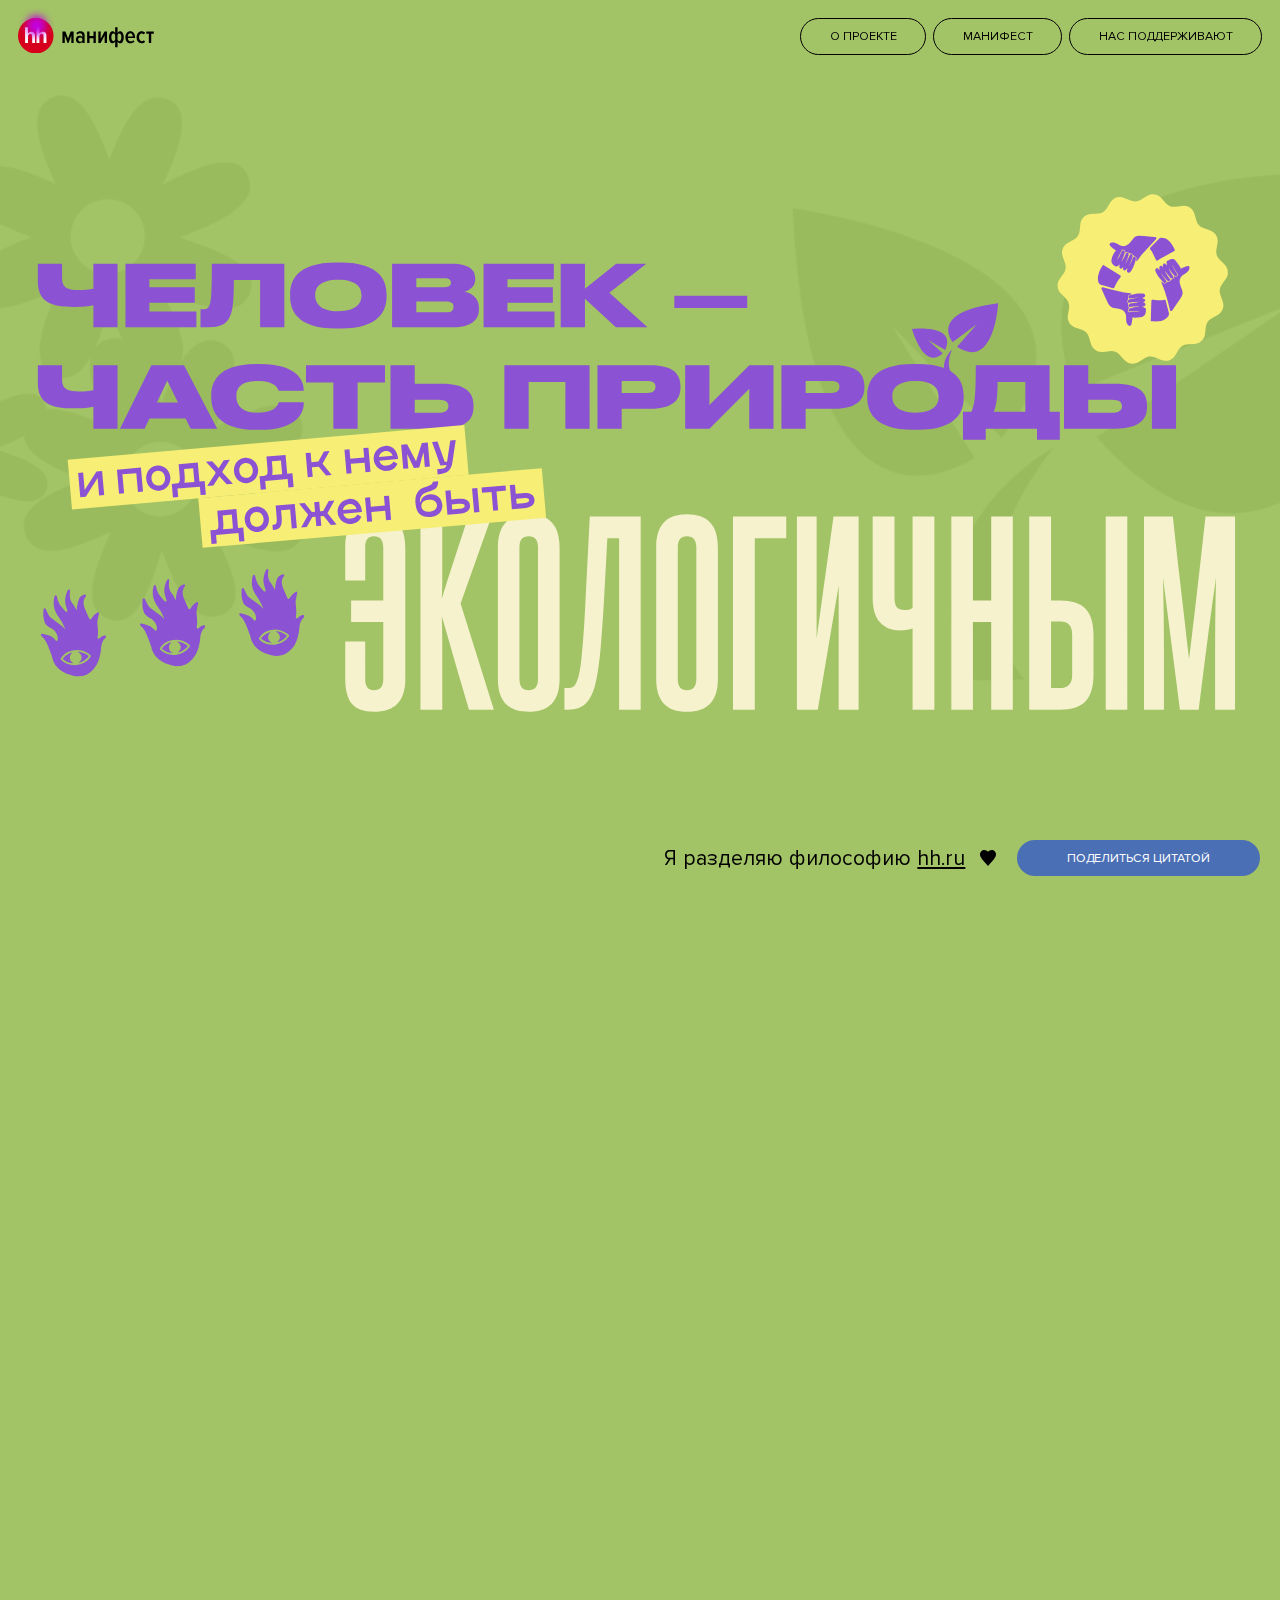
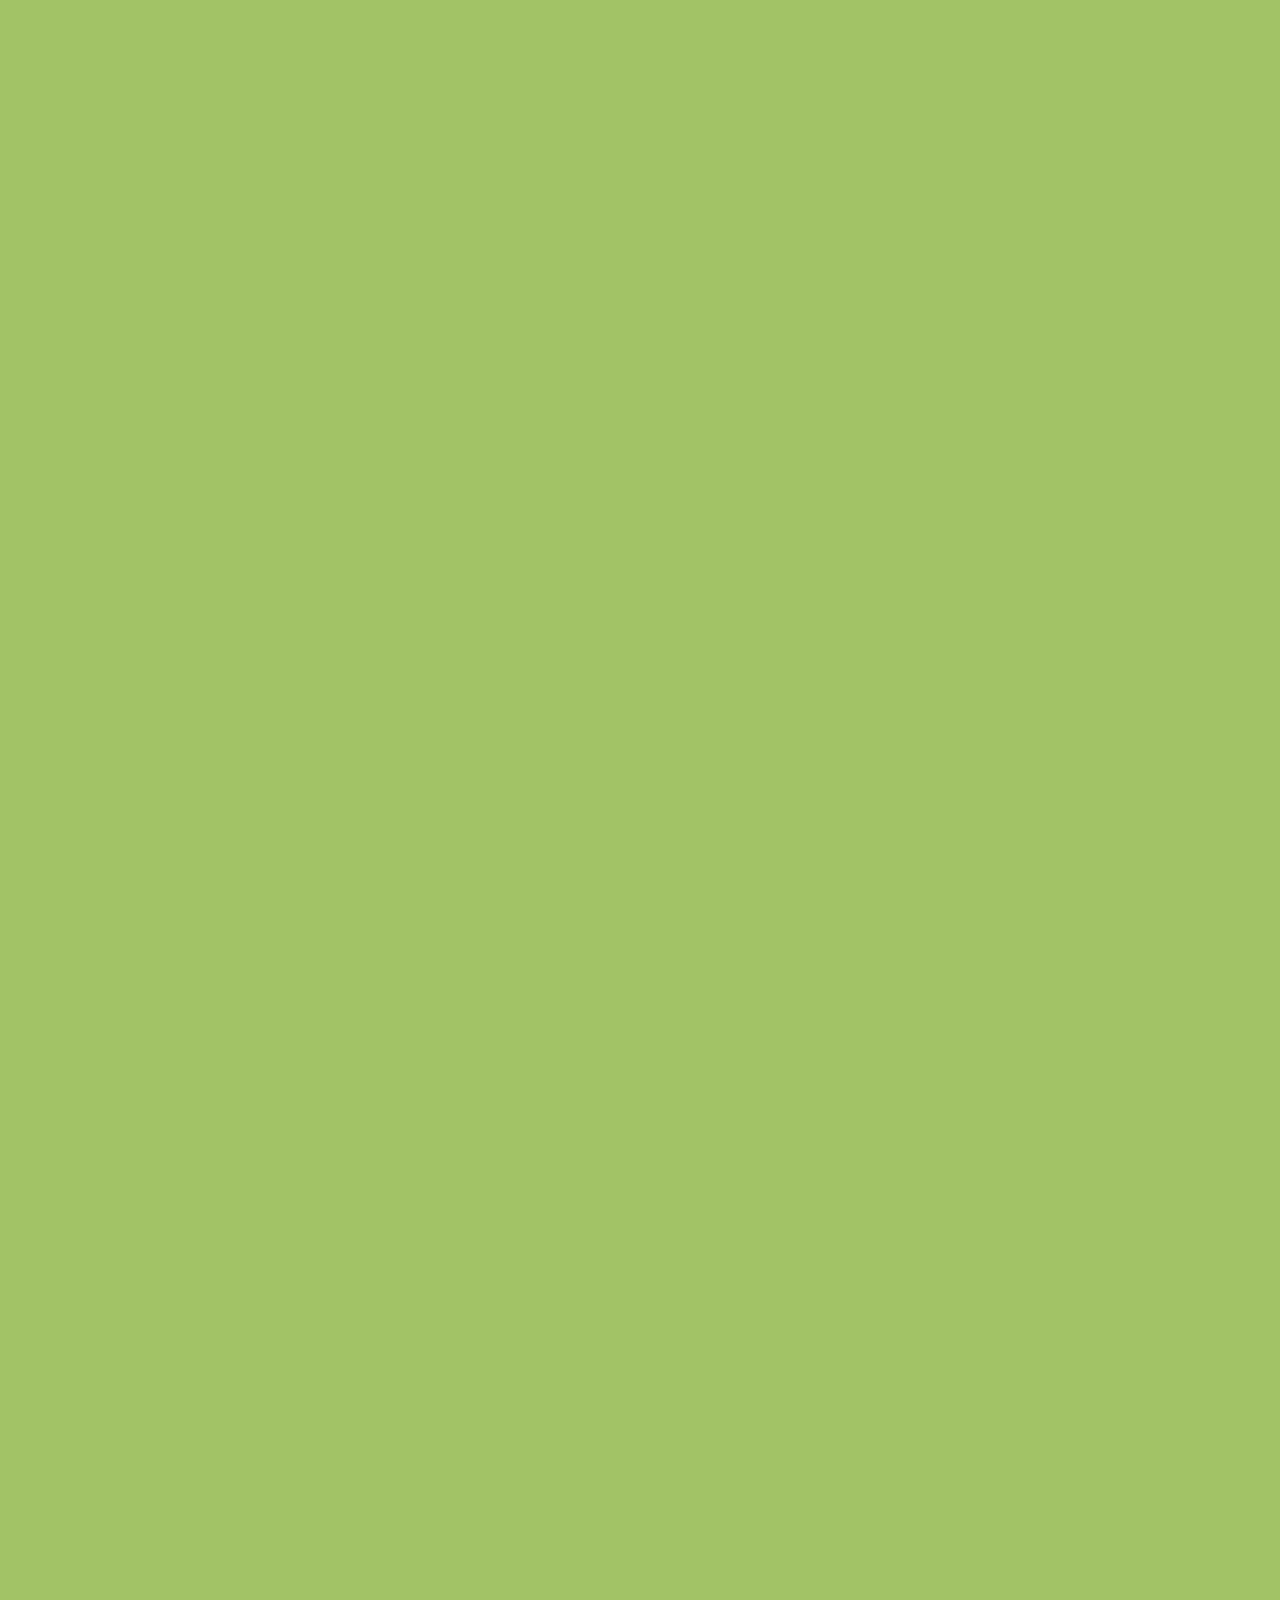
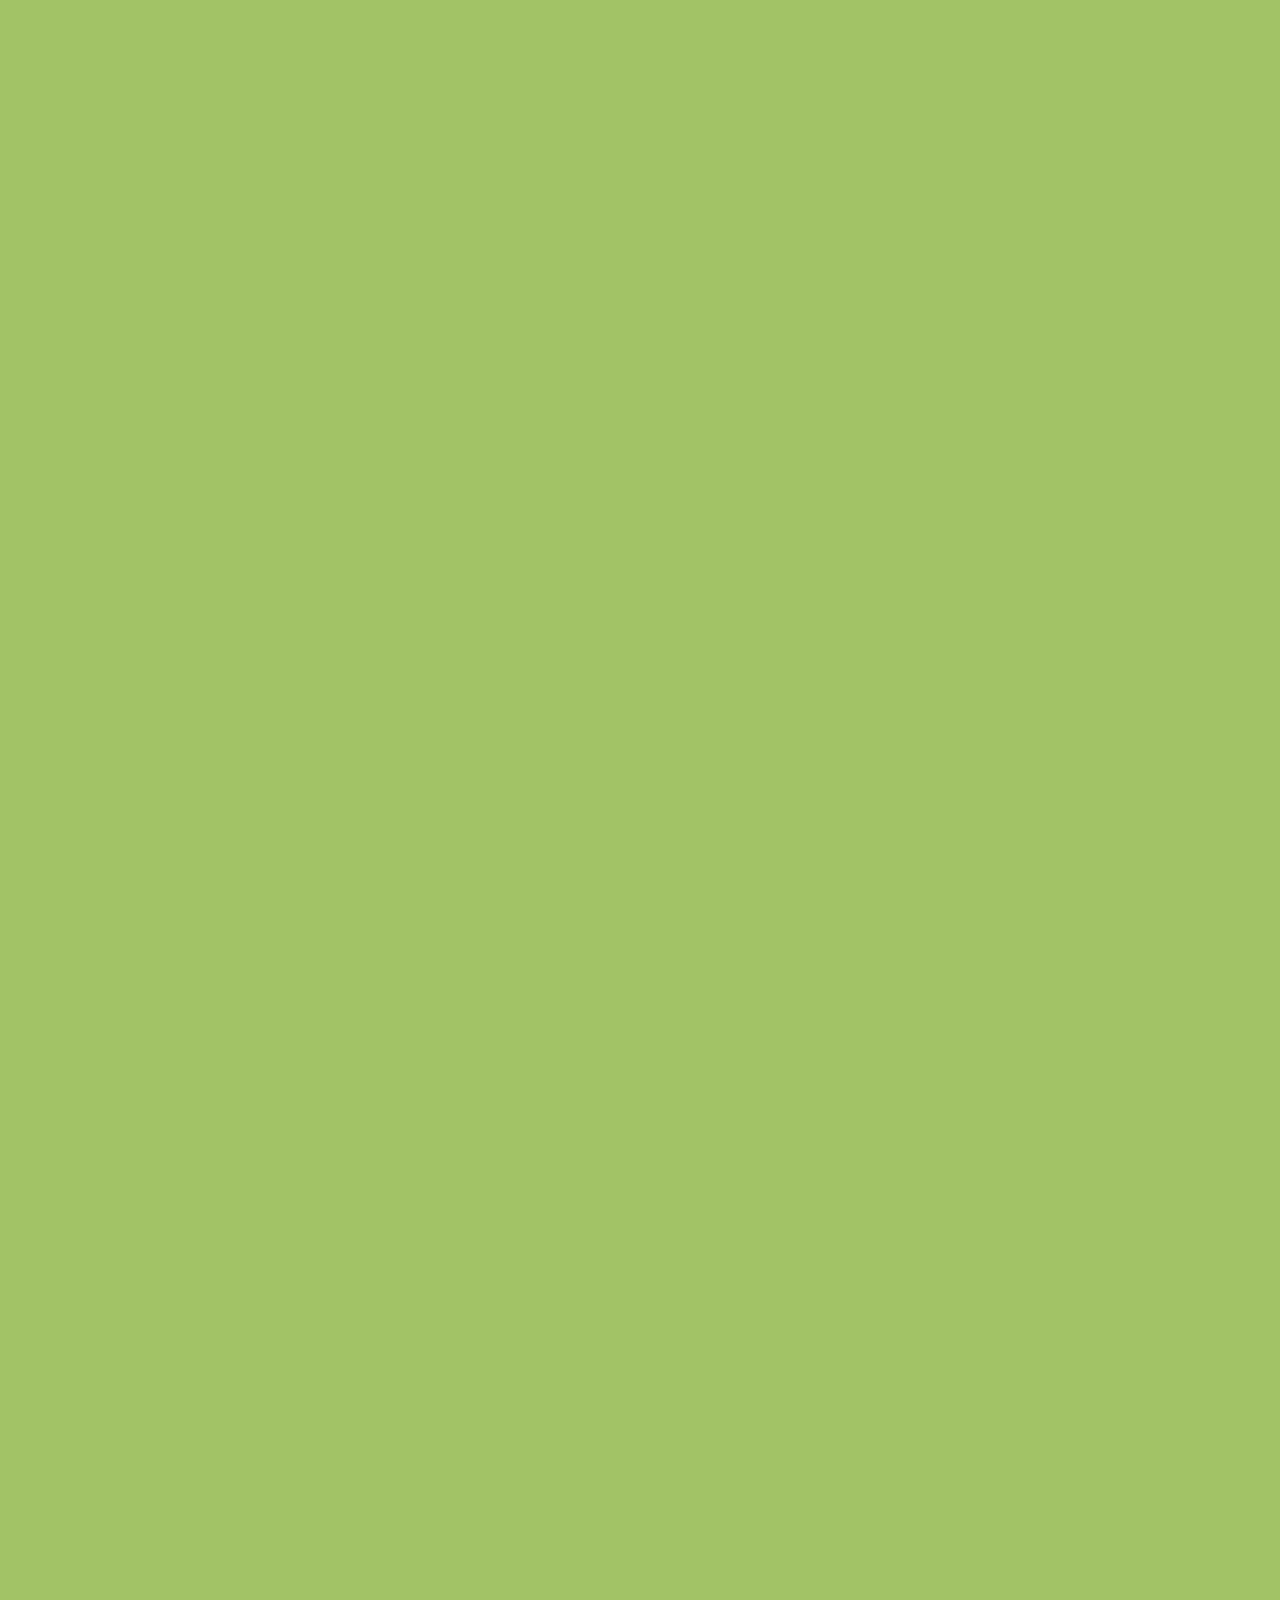
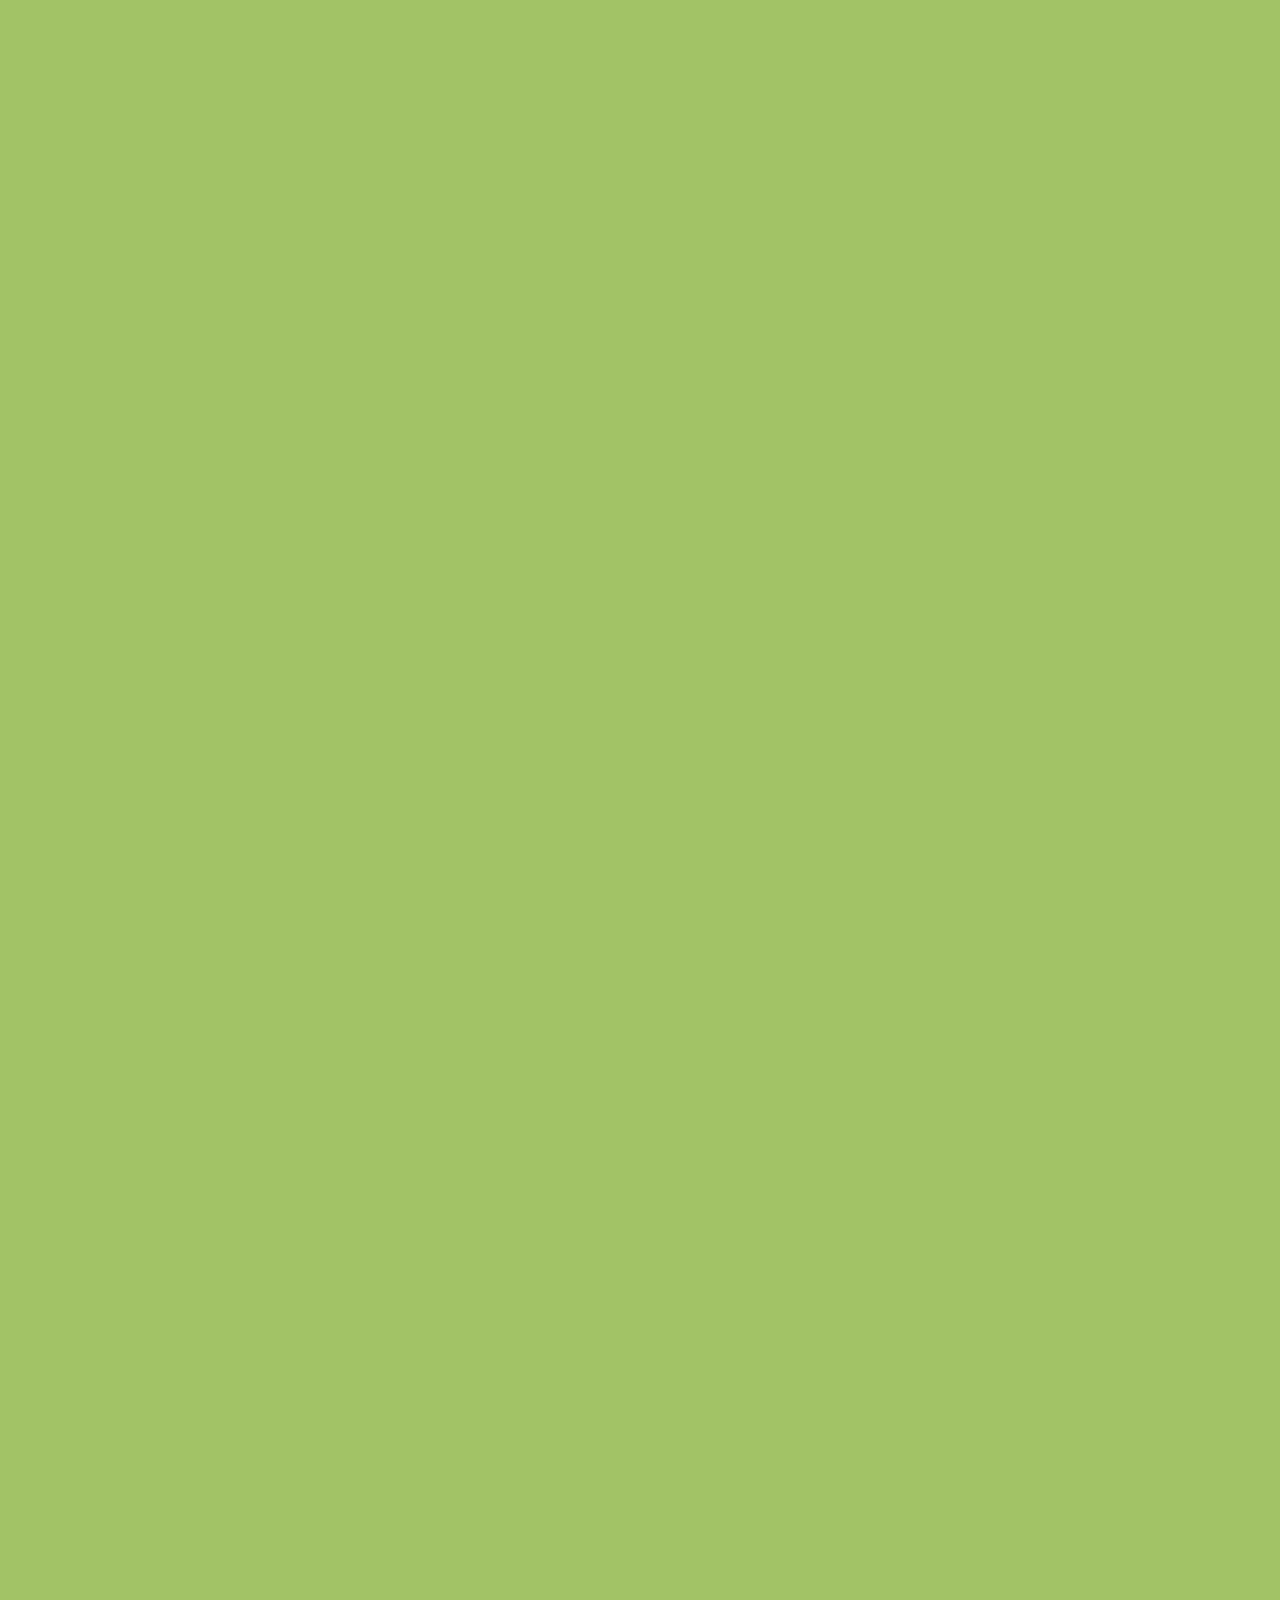
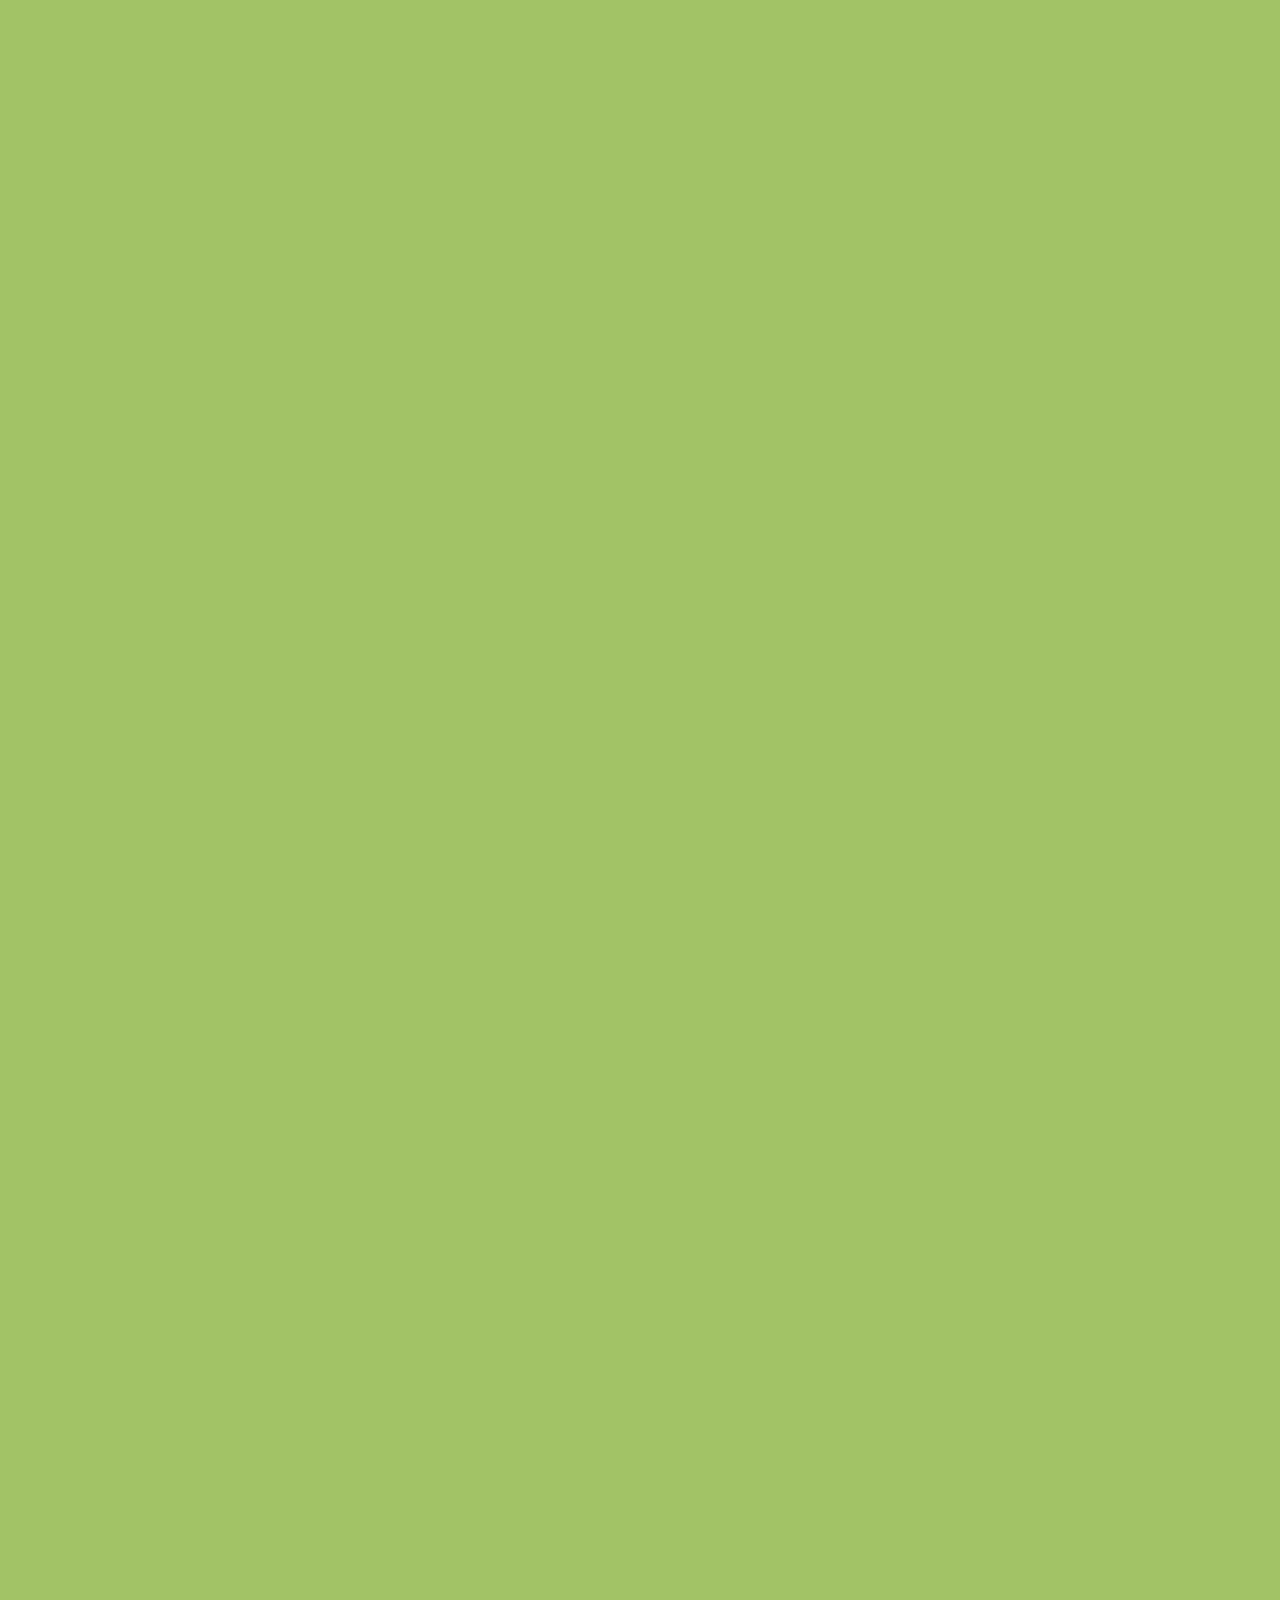
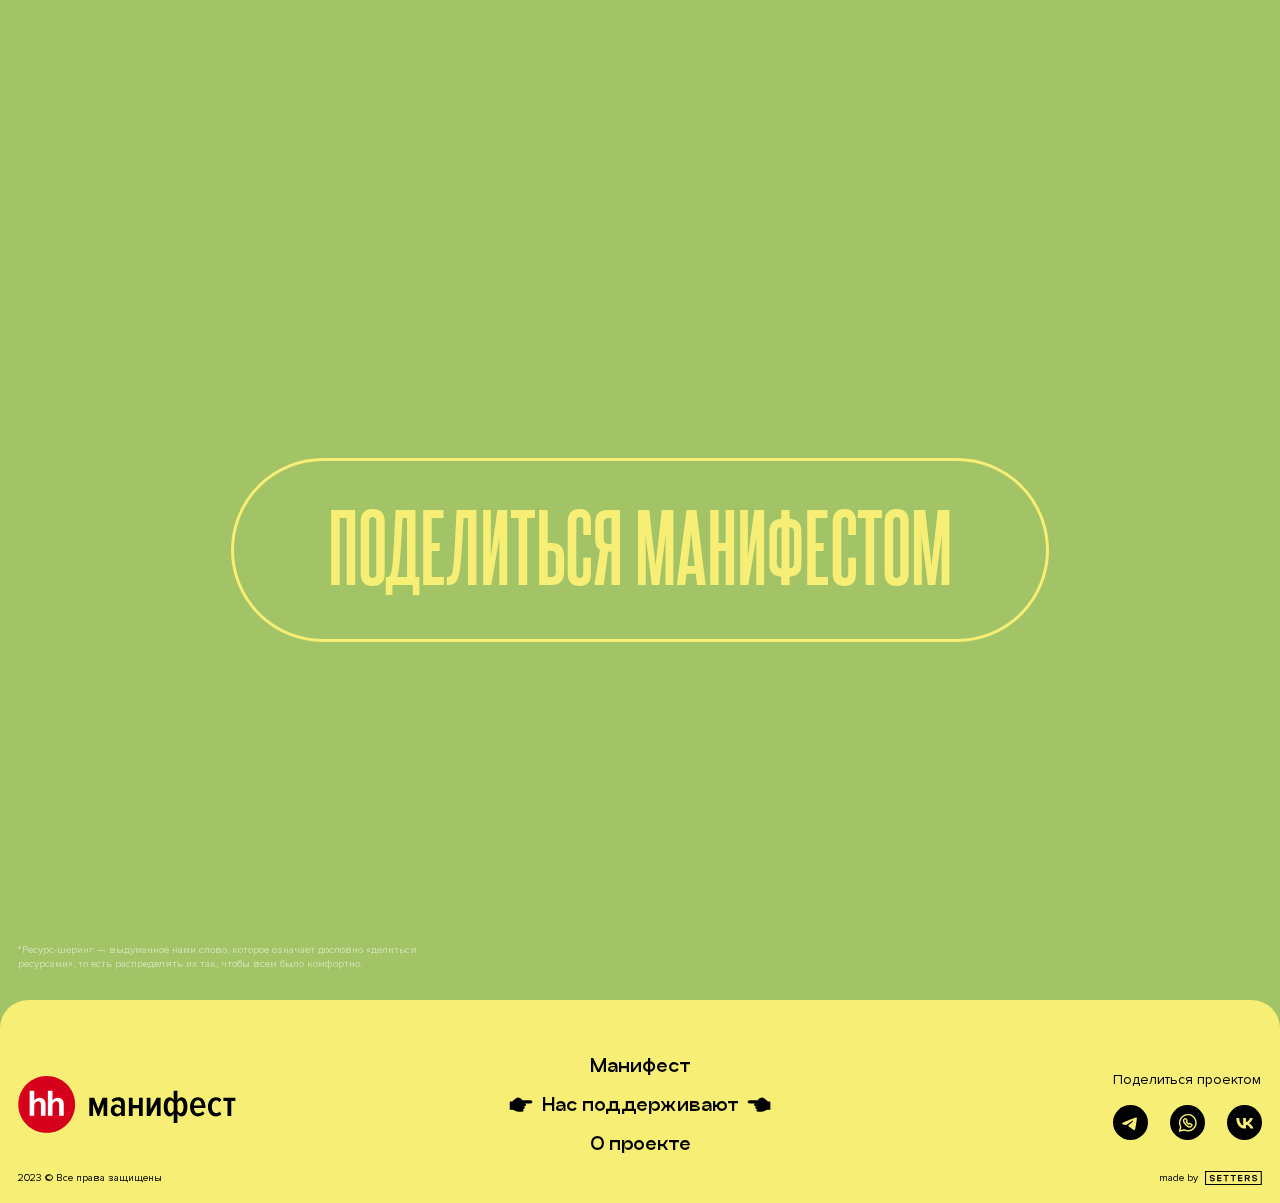
<file: manifest-page.html>
<!DOCTYPE html><!--  This site was created in Webflow. https://www.webflow.com  -->
<!--  Last Published: Fri May 19 2023 12:36:15 GMT+0000 (Coordinated Universal Time)  -->
<html data-wf-page="645cc3acd2ef4df622b8e353" data-wf-site="6448dec9200db773a5f89d6f">

<head>
  <meta charset="utf-8">
  <title>Манифест ко дню рождения hh.ru</title>
  <meta content="Напоминание каждому о том, как важно заботиться о Человеческих ресурсах." name="description">
  <meta content="Манифест ко дню рождения hh.ru" property="og:title">
  <meta content="Напоминание каждому о том, как важно заботиться о Человеческих ресурсах." property="og:description">
  <meta content="images/OGI.png" property="og:image">
  <meta content="Манифест ко дню рождения hh.ru" property="twitter:title">
  <meta content="Напоминание каждому о том, как важно заботиться о Человеческих ресурсах."
    property="twitter:description">
  <meta content="images/OGI.png" property="twitter:image">
  <meta property="og:type" content="website">
  <meta content="summary_large_image" name="twitter:card">
  <meta content="width=device-width, initial-scale=1" name="viewport">
  <meta content="Webflow" name="generator">
  <!-- Yandex.Metrika counter -->
  <script src="js/metric.js" type="text/javascript"></script>
  <!-- /Yandex.Metrika counter -->
  <link href="css/normalize.css" rel="stylesheet" type="text/css">
  <link href="css/webflow.css" rel="stylesheet" type="text/css">
  <link href="css/hhru-2a441f.webflow.css" rel="stylesheet" type="text/css">
  <link href="css/style.css" rel="stylesheet" type="text/css">
  <style>
    @media (min-width:992px) {
      html.w-mod-js:not(.w-mod-ix) [data-w-id="d2e0345a-05f9-f64d-962a-6386d7ef0454"] {
        -webkit-transform: translate3d(0%, 0%, 0) scale3d(0.8, 0.8, 1) rotateX(0) rotateY(0) rotateZ(0deg) skew(0, 0);
        -moz-transform: translate3d(0%, 0%, 0) scale3d(0.8, 0.8, 1) rotateX(0) rotateY(0) rotateZ(0deg) skew(0, 0);
        -ms-transform: translate3d(0%, 0%, 0) scale3d(0.8, 0.8, 1) rotateX(0) rotateY(0) rotateZ(0deg) skew(0, 0);
        transform: translate3d(0%, 0%, 0) scale3d(0.8, 0.8, 1) rotateX(0) rotateY(0) rotateZ(0deg) skew(0, 0);
      }

      html.w-mod-js:not(.w-mod-ix) [data-w-id="d2e0345a-05f9-f64d-962a-6386d7ef0456"] {
        -webkit-transform: translate3d(0%, 0%, 0) scale3d(0.8, 0.8, 1) rotateX(0) rotateY(0) rotateZ(0deg) skew(0, 0);
        -moz-transform: translate3d(0%, 0%, 0) scale3d(0.8, 0.8, 1) rotateX(0) rotateY(0) rotateZ(0deg) skew(0, 0);
        -ms-transform: translate3d(0%, 0%, 0) scale3d(0.8, 0.8, 1) rotateX(0) rotateY(0) rotateZ(0deg) skew(0, 0);
        transform: translate3d(0%, 0%, 0) scale3d(0.8, 0.8, 1) rotateX(0) rotateY(0) rotateZ(0deg) skew(0, 0);
      }

      html.w-mod-js:not(.w-mod-ix) [data-w-id="d2e0345a-05f9-f64d-962a-6386d7ef0458"] {
        -webkit-transform: translate3d(0%, 0%, 0) scale3d(0.8, 0.8, 1) rotateX(0) rotateY(0) rotateZ(0deg) skew(0, 0);
        -moz-transform: translate3d(0%, 0%, 0) scale3d(0.8, 0.8, 1) rotateX(0) rotateY(0) rotateZ(0deg) skew(0, 0);
        -ms-transform: translate3d(0%, 0%, 0) scale3d(0.8, 0.8, 1) rotateX(0) rotateY(0) rotateZ(0deg) skew(0, 0);
        transform: translate3d(0%, 0%, 0) scale3d(0.8, 0.8, 1) rotateX(0) rotateY(0) rotateZ(0deg) skew(0, 0);
      }

      html.w-mod-js:not(.w-mod-ix) [data-w-id="d2e0345a-05f9-f64d-962a-6386d7ef045a"] {
        -webkit-transform: translate3d(0%, 0%, 0) scale3d(0.8, 0.8, 1) rotateX(0) rotateY(0) rotateZ(0deg) skew(0, 0);
        -moz-transform: translate3d(0%, 0%, 0) scale3d(0.8, 0.8, 1) rotateX(0) rotateY(0) rotateZ(0deg) skew(0, 0);
        -ms-transform: translate3d(0%, 0%, 0) scale3d(0.8, 0.8, 1) rotateX(0) rotateY(0) rotateZ(0deg) skew(0, 0);
        transform: translate3d(0%, 0%, 0) scale3d(0.8, 0.8, 1) rotateX(0) rotateY(0) rotateZ(0deg) skew(0, 0);
      }
    }

    @media (max-width:991px) and (min-width:768px) {
      html.w-mod-js:not(.w-mod-ix) [data-w-id="d2e0345a-05f9-f64d-962a-6386d7ef0454"] {
        -webkit-transform: translate3d(0%, 0%, 0) scale3d(0.8, 0.8, 1) rotateX(0) rotateY(0) rotateZ(0deg) skew(0, 0);
        -moz-transform: translate3d(0%, 0%, 0) scale3d(0.8, 0.8, 1) rotateX(0) rotateY(0) rotateZ(0deg) skew(0, 0);
        -ms-transform: translate3d(0%, 0%, 0) scale3d(0.8, 0.8, 1) rotateX(0) rotateY(0) rotateZ(0deg) skew(0, 0);
        transform: translate3d(0%, 0%, 0) scale3d(0.8, 0.8, 1) rotateX(0) rotateY(0) rotateZ(0deg) skew(0, 0);
      }

      html.w-mod-js:not(.w-mod-ix) [data-w-id="d2e0345a-05f9-f64d-962a-6386d7ef0456"] {
        -webkit-transform: translate3d(0%, 0%, 0) scale3d(0.8, 0.8, 1) rotateX(0) rotateY(0) rotateZ(0deg) skew(0, 0);
        -moz-transform: translate3d(0%, 0%, 0) scale3d(0.8, 0.8, 1) rotateX(0) rotateY(0) rotateZ(0deg) skew(0, 0);
        -ms-transform: translate3d(0%, 0%, 0) scale3d(0.8, 0.8, 1) rotateX(0) rotateY(0) rotateZ(0deg) skew(0, 0);
        transform: translate3d(0%, 0%, 0) scale3d(0.8, 0.8, 1) rotateX(0) rotateY(0) rotateZ(0deg) skew(0, 0);
      }

      html.w-mod-js:not(.w-mod-ix) [data-w-id="d2e0345a-05f9-f64d-962a-6386d7ef0458"] {
        -webkit-transform: translate3d(0%, 0%, 0) scale3d(0.8, 0.8, 1) rotateX(0) rotateY(0) rotateZ(0deg) skew(0, 0);
        -moz-transform: translate3d(0%, 0%, 0) scale3d(0.8, 0.8, 1) rotateX(0) rotateY(0) rotateZ(0deg) skew(0, 0);
        -ms-transform: translate3d(0%, 0%, 0) scale3d(0.8, 0.8, 1) rotateX(0) rotateY(0) rotateZ(0deg) skew(0, 0);
        transform: translate3d(0%, 0%, 0) scale3d(0.8, 0.8, 1) rotateX(0) rotateY(0) rotateZ(0deg) skew(0, 0);
      }

      html.w-mod-js:not(.w-mod-ix) [data-w-id="d2e0345a-05f9-f64d-962a-6386d7ef045a"] {
        -webkit-transform: translate3d(0%, 0%, 0) scale3d(0.8, 0.8, 1) rotateX(0) rotateY(0) rotateZ(0deg) skew(0, 0);
        -moz-transform: translate3d(0%, 0%, 0) scale3d(0.8, 0.8, 1) rotateX(0) rotateY(0) rotateZ(0deg) skew(0, 0);
        -ms-transform: translate3d(0%, 0%, 0) scale3d(0.8, 0.8, 1) rotateX(0) rotateY(0) rotateZ(0deg) skew(0, 0);
        transform: translate3d(0%, 0%, 0) scale3d(0.8, 0.8, 1) rotateX(0) rotateY(0) rotateZ(0deg) skew(0, 0);
      }
    }
  </style>
  <!-- [if lt IE 9]><script src="https://cdnjs.cloudflare.com/ajax/libs/html5shiv/3.7.3/html5shiv.min.js" type="text/javascript"></script><![endif] -->
  <script src="/js/init.js"></script>
  <link href="images/favicon.png" rel="shortcut icon" type="image/x-icon">
  <link href="images/webclip.png" rel="apple-touch-icon">
</head>

<body class="base is-manifest">
  <div no-click="" class="c-cursor__wrapper"><img src="images/cursor.png" loading="lazy" alt="" class="c-cursor"></div>
  <div class="page">
    <div class="loader"></div>
    <div class="nav-fixed">
      <header class="nav dark">
        <div class="container">
          <div class="nav__wrapper">
            <a href="index.html" class="nav__logo w-inline-block">
              <div class="hh-logo w-embed"><svg width="100%" height="100%" fill="none" viewbox="0 0 156 40">
                  <path fill="currentColor"
                    d="M62.617 28.127h-2.603v-8.368l-3.16 8.368H55.79l-3.135-8.368v8.368H50v-12.83h3.4l2.922 7.73 2.922-7.73h3.373v12.83Zm12.399-.002h-2.63v-1.302c-.779 1.08-1.903 1.62-3.373 1.62-1.098 0-2.028-.38-2.789-1.141-.761-.78-1.142-1.824-1.142-3.135 0-1.31.38-2.328 1.142-3.055.761-.743 1.691-1.115 2.79-1.115 1.504 0 2.629.513 3.373 1.54v-1.859c0-.779-.222-1.381-.664-1.806-.425-.425-1.036-.638-1.833-.638-1.169 0-2.231.487-3.188 1.461l-1.036-1.86c1.24-1.239 2.807-1.858 4.702-1.858 1.416 0 2.54.363 3.373 1.089.85.708 1.275 1.806 1.275 3.293v8.766Zm-5.047-1.514c1.063 0 1.869-.47 2.418-1.408v-1.939a2.652 2.652 0 0 0-1.036-1.036 2.648 2.648 0 0 0-1.382-.398c-.673 0-1.213.221-1.62.664-.407.442-.61 1.018-.61 1.726 0 .709.203 1.284.61 1.727.407.443.947.664 1.62.664Zm10.519 1.516h-2.656v-12.83h2.656v5.047h4.463v-5.047h2.63v12.83h-2.63v-5.472h-4.463v5.472Zm12.501 0h-2.577v-12.83h2.656v8.048l4.383-8.048h2.709v12.83h-2.63v-8.314l-4.541 8.314Zm13.488-13.152c1.221 0 2.187.673 2.895 2.019v-6.588h2.656v6.588c.709-1.346 1.674-2.019 2.895-2.019 1.275 0 2.276.602 3.002 1.806.744 1.204 1.116 2.842 1.116 4.914 0 2.055-.372 3.692-1.116 4.914-.726 1.222-1.727 1.833-3.002 1.833-1.239 0-2.204-.682-2.895-2.045v6.614h-2.656v-6.614c-.319.655-.735 1.16-1.249 1.514a2.845 2.845 0 0 1-1.646.531c-1.275 0-2.285-.602-3.029-1.806-.726-1.222-1.089-2.869-1.089-4.94 0-2.073.363-3.71 1.089-4.915.744-1.204 1.754-1.806 3.029-1.806Zm.85 2.338c-.726 0-1.284.407-1.674 1.221-.389.815-.584 1.869-.584 3.161 0 1.275.204 2.329.611 3.161.407.833.974 1.249 1.7 1.249.389 0 .77-.169 1.142-.505.372-.354.655-.78.85-1.275v-5.26a3.136 3.136 0 0 0-.877-1.248c-.372-.336-.761-.505-1.168-.505Zm6.693 8.792c.727 0 1.293-.416 1.7-1.249.408-.832.611-1.886.611-3.16 0-1.293-.194-2.347-.584-3.162-.39-.814-.947-1.221-1.674-1.221-.407 0-.805.168-1.195.504a3.266 3.266 0 0 0-.85 1.249v5.259c.195.496.478.92.85 1.275.372.336.753.505 1.142.505Zm12.643 2.339c-1.754 0-3.153-.62-4.197-1.86-1.045-1.24-1.568-2.868-1.568-4.887 0-1.913.496-3.506 1.488-4.781 1.009-1.293 2.346-1.94 4.011-1.94 1.682 0 2.993.638 3.931 1.913.939 1.275 1.408 2.913 1.408 4.914v.77h-8.155c.053 1.098.372 1.993.956 2.683.585.673 1.382 1.01 2.391 1.01 1.151 0 2.116-.46 2.895-1.382l1.275 1.594c-1.151 1.31-2.629 1.966-4.435 1.966Zm2.496-7.756c-.017-.939-.257-1.762-.717-2.47-.443-.727-1.133-1.09-2.072-1.09-.903 0-1.585.363-2.045 1.09-.46.725-.717 1.549-.77 2.47h5.604Zm13.857 6.029c-.921 1.151-2.222 1.727-3.904 1.727-1.683 0-3.046-.629-4.091-1.886-1.027-1.275-1.541-2.895-1.541-4.861 0-1.966.514-3.577 1.541-4.834 1.027-1.258 2.391-1.886 4.091-1.886 1.682 0 2.983.575 3.904 1.726l-1.354 1.806c-.62-.797-1.382-1.195-2.285-1.195-.974 0-1.744.416-2.311 1.248-.566.833-.85 1.878-.85 3.135 0 1.275.284 2.329.85 3.16.567.833 1.337 1.25 2.311 1.25.886 0 1.647-.4 2.285-1.196l1.354 1.806Zm6.901 1.41h-2.656v-10.52h-2.896v-2.31h8.447v2.31h-2.895v10.52Z">
                  </path>
                  <path fill="#D6001C" d="M20 40c11.046 0 20-8.954 20-20S31.046 0 20 0 0 8.954 0 20s8.954 20 20 20Z">
                  </path>
                  <path fill="#fff"
                    d="M11.253 10.398v6.793c1.047-1.233 2.303-1.854 3.758-1.854.75 0 1.422.142 2.024.422.604.279 1.056.637 1.36 1.071.308.439.515.919.627 1.448.111.527.167 1.346.167 2.458v7.262h-3.254v-6.541c0-1.298-.06-2.12-.183-2.47a1.598 1.598 0 0 0-.653-.831c-.313-.21-.703-.313-1.174-.313-.54 0-1.023.134-1.444.398-.43.266-.738.664-.933 1.196-.199.532-.298 1.319-.295 2.36l-.003 6.201H8v-17.6h3.253Zm12.813 0v6.793c1.048-1.233 2.303-1.854 3.758-1.854.747 0 1.424.142 2.027.422.601.279 1.053.637 1.356 1.071.306.436.52.928.626 1.448.113.527.168 1.346.168 2.458v7.262h-3.25v-6.541c0-1.298-.062-2.12-.186-2.47a1.593 1.593 0 0 0-.655-.831c-.31-.21-.703-.313-1.174-.313-.538 0-1.022.134-1.443.398-.424.266-.734.664-.932 1.196-.195.532-.295 1.319-.295 2.36v6.201h-3.25v-17.6h3.25Z">
                  </path>
                </svg></div>
            </a>
            <nav class="nav__menu">
              <ul role="list" class="nav__menu-list w-list-unstyled">
                <li class="nav__menu-item">
                  <a href="/#project" data-scroll="close" class="nav__menu-link"><span class="nav__menu-text">О
                      проекте</span></a>
                </li>
                <li class="nav__menu-item">
                  <a href="manifest-page.html" data-scroll="close" aria-current="page"
                    class="nav__menu-link w--current"><span class="nav__menu-text">Манифест</span></a>
                </li>
                <li class="nav__menu-item nav__menu-item--last">
                  <a data-scroll="close" href="partners.html" class="nav__menu-link"><span class="nav__menu-text">Нас
                      поддерживают</span></a>
                </li>
              </ul>
              <div class="nav__down">
                <div data-a2a-url="https://manifest.hh.ru/"
                  data-a2a-title="hh.ru исполнилось 23 года! Переходите по ссылке, чтобы прочесть манифест, который компания создала к своему дню рождения."
                  class="nav__social a2a_kit">
                  <a href="#" class="nav__social-link a2a_button_telegram w-inline-block">
                    <div class="nav__social-ico w-embed"><svg width="100%" height="100%" fill="none"
                        viewbox="0 0 40 40">
                        <path fill="currentColor" fill-rule="evenodd"
                          d="M11.125 20.059c4.533-1.969 7.551-3.277 9.067-3.912 4.313-1.8 5.22-2.11 5.802-2.124.13 0 .415.026.609.182.155.13.194.298.22.427.026.13.052.402.026.609-.233 2.46-1.243 8.432-1.762 11.177-.22 1.166-.647 1.555-1.062 1.594-.906.077-1.593-.596-2.46-1.166-1.373-.894-2.138-1.45-3.472-2.332-1.541-1.01-.544-1.567.337-2.473.233-.233 4.21-3.86 4.287-4.184.013-.039.013-.194-.077-.272-.091-.078-.22-.052-.324-.026-.143.026-2.319 1.477-6.554 4.34-.622.427-1.179.634-1.684.62-.557-.012-1.619-.31-2.422-.569-.971-.31-1.748-.48-1.684-1.023.04-.285.428-.57 1.153-.868Z"
                          clip-rule="evenodd"></path>
                      </svg></div>
                  </a>
                  <a href="#" class="nav__social-link a2a_button_whatsapp w-inline-block">
                    <div class="nav__social-ico w-embed"><svg width="100%" height="100%" fill="none"
                        viewbox="0 0 40 40">
                        <path fill="currentColor"
                          d="M10.994 30h-.373c-.612-.315-.724-.581-.54-1.245.356-1.285.702-2.574 1.067-3.857a.778.778 0 0 0-.053-.61c-.944-1.913-1.246-3.93-.89-6.028.915-5.375 6.028-8.997 11.458-8.132 4.472.711 7.99 4.497 8.308 8.995.213 3.014-.748 5.632-2.887 7.787-1.706 1.72-3.797 2.678-6.212 2.886a9.624 9.624 0 0 1-4.951-.857 1.01 1.01 0 0 0-.763-.069c-.733.212-1.478.382-2.214.58-.652.175-1.3.366-1.95.55Zm.925-1.915c1.088-.284 2.136-.541 3.174-.834a1.561 1.561 0 0 1 1.214.118c1.615.817 3.335 1.067 5.118.767 4.552-.767 7.619-5.045 6.884-9.578-.734-4.534-5.105-7.633-9.666-6.853-5.494.938-8.575 6.803-6.153 11.788.336.69.391 1.28.155 1.984-.283.842-.48 1.71-.726 2.608Z">
                        </path>
                        <path fill="currentColor"
                          d="M22.4 25.497c-1.058-.011-1.945-.339-2.762-.84-2.076-1.273-3.747-2.934-4.758-5.174-.449-.992-.628-2.04-.151-3.073.392-.848.976-1.563 1.925-1.841.774-.228 1.55.069 2.028.716.305.415.6.837.885 1.265.462.693.453 1.514-.029 2.194-.108.152-.138.258.003.396.44.432.876.869 1.314 1.305.13.13.231.134.394.015a1.932 1.932 0 0 1 2.26-.012l1.142.793c1.06.742 1.165 2.087.263 3.02-.572.59-1.19 1.079-2.035 1.196-.184.025-.37.03-.477.038l-.001.002Zm.05-1.571c.547.062 1.005-.389 1.417-.892.145-.178.053-.373-.132-.503a27.713 27.713 0 0 0-.612-.42c-.81-.537-.685-.666-1.41.07-.279.286-.653.327-.991.11a9.905 9.905 0 0 1-3.024-3.006c-.22-.34-.173-.693.094-.993.123-.138.26-.266.393-.394.16-.154.172-.32.049-.498-.271-.388-.544-.776-.818-1.161-.122-.171-.315-.22-.46-.098-.462.385-.893.793-.893 1.474 0 .662.225 1.251.543 1.808.853 1.493 2.033 2.689 3.459 3.643.662.444 1.371.801 2.387.86h-.002Z">
                        </path>
                      </svg></div>
                  </a>
                  <a href="https://vk.com/share.php?image=https://uploads-ssl.webflow.com/6448dec9200db773a5f89d6f/6463a03ecf1b811e83e07f23_share-vk-01.jpg;title=hh.ru — 23 года! Переходите по ссылке, чтобы прочесть манифест, который компания создала к своему дню рождения.;url=https://manifest.hh.ru/"
                    target="_blank" class="nav__social-link w-inline-block">
                    <div class="nav__social-ico w-embed"><svg width="100%" height="100%" fill="none"
                        viewbox="0 0 40 40">
                        <path fill="currentColor"
                          d="M20.942 26.481c-6.568 0-10.314-4.502-10.47-11.995h3.29c.108 5.5 2.533 7.829 4.454 8.31v-8.31h3.098v4.743c1.897-.204 3.89-2.365 4.563-4.743h3.098c-.517 2.93-2.678 5.091-4.215 5.98 1.537.72 3.998 2.605 4.935 6.015h-3.41c-.732-2.281-2.557-4.046-4.97-4.286v4.286h-.373Z">
                        </path>
                      </svg></div>
                  </a>
                </div>
                <div class="p1">Поделиться проектом</div>
              </div><img src="images/ill-02--yellow.svg" loading="lazy" alt="" class="nav__bg-image-is-2"><img
                src="images/ill-01--yellow.svg" loading="lazy" alt="" class="nav__bg-image-is-1">
            </nav>
            <div data-scroll="toggle" class="nav-manifest__btn">
              <div class="nav-manifest__btn-index is-1">
                <div class="p1">1</div>
              </div>
              <div class="nav-manifest__btn-index is-2">
                <div class="p1">2</div>
              </div>
              <div class="nav-manifest__btn-index is-3">
                <div class="p1">3</div>
              </div>
              <div class="nav-manifest__btn-index is-4">
                <div class="p1">4</div>
              </div>
              <div class="nav-manifest__btn-index is-5">
                <div class="p1">5</div>
              </div>
              <div class="nav-manifest__btn-index is-6">
                <div class="p1">6</div>
              </div>
              <div class="nav-manifest__btn-index is-7">
                <div class="p1">7</div>
              </div>
              <div class="nav-manifest__btn-index is-8">
                <div class="p1">8</div>
              </div>
              <div class="nav-manifest__btn-index is-9">
                <div class="p1">9</div>
              </div>
              <div class="nav-manifest__btn-arrow w-embed"><svg width="100%" height="100%" fill="none"
                  viewbox="0 0 9 6">
                  <path fill="currentColor" fill-rule="evenodd"
                    d="m.675 4.12.65.76L4.5 2.159l3.175 2.72.65-.758L4.5.84.675 4.122Z" clip-rule="evenodd"></path>
                </svg></div>
            </div>
            <div data-scroll="toggle" class="nav__btn">
              <a href="#" class="p1">Меню</a>
            </div>
          </div>
        </div>
      </header>
    </div>
    <main class="main is-manifest">
      <section nav-color="dark" class="section-manifet-static">
        <div class="manifet-static__item">
          <div class="manifest-static__item-wrapper"><img src="images/Property-11-Property-2a.svg" loading="lazy" alt=""
              class="manifest__image is-1"><img src="images/Property-19-Property-2b.svg" loading="lazy" alt=""
              class="manifest__image is-2"><img src="images/manifest-4.svg" loading="lazy" alt=""
              class="manifet-static__item-image is-desk"><img src="images/m-manifest-screen_09.svg" loading="lazy"
              alt="" class="manifet-static__item-image is-mob"></div>
          <div id="manifest-human" pagecolor-element="" manifest-item="manifest-item-1" pagecolor-class="green"
            class="manifest-static__item-target"></div>
        </div>
        <div class="manifet-static__item">
          <div class="manifest-static__item-wrapper"><img src="images/Property-12-Property-2a.svg" loading="lazy" alt=""
              class="manifest__image is-1"><img src="images/Property-12-Property-2b.svg" loading="lazy" alt=""
              class="manifest__image is-2"><img src="images/manifest-3.svg" loading="lazy" alt=""
              class="manifet-static__item-image is-desk"><img src="images/m-manifest-screen_08.svg" loading="lazy"
              alt="" class="manifet-static__item-image is-mob"></div>
          <div id="manifest-resource" manifest-item="manifest-item-2" pagecolor-element="" pagecolor-class="yellow"
            class="manifest-static__item-target"></div>
        </div>
        <div class="manifet-static__item">
          <div class="manifest-static__item-wrapper"><img src="images/Property-13-Property-2a.svg" loading="lazy" alt=""
              class="manifest__image is-1"><img src="images/Property-13-Property-2b.svg" loading="lazy" alt=""
              class="manifest__image is-2"><img src="images/manifest-2.svg" loading="lazy" alt=""
              class="manifet-static__item-image is-desk"><img src="images/m-manifest-screen_07.svg" loading="lazy"
              alt="" class="manifet-static__item-image is-mob"></div>
          <div id="manifest-resource-share" manifest-item="manifest-item-3" pagecolor-element="" pagecolor-class="pink"
            class="manifest-static__item-target"></div>
        </div>
        <div class="manifet-static__item">
          <div class="manifest-static__item-wrapper"><img src="images/Property-14-Property-2a.svg" loading="lazy" alt=""
              class="manifest__image is-1"><img src="images/Property-14-Property-2b.svg" loading="lazy" alt=""
              class="manifest__image is-2"><img src="images/manifest.svg" loading="lazy" alt=""
              class="manifet-static__item-image is-desk"><img src="images/m-manifest-screen_06.svg" loading="lazy"
              alt="" class="manifet-static__item-image is-mob"></div>
          <div id="manifest-global" manifest-item="manifest-item-4" pagecolor-element="" pagecolor-class="blue"
            class="manifest-static__item-target"></div>
        </div>
        <div class="manifet-static__item">
          <div class="manifest-static__item-wrapper"><img src="images/Property-15-Property-2a.svg" loading="lazy" alt=""
              class="manifest__image is-1"><img src="images/Property-15-Property-2b.svg" loading="lazy" alt=""
              class="manifest__image is-2"><img src="images/manifest-1.svg" loading="lazy" alt=""
              class="manifet-static__item-image is-desk"><img src="images/m-manifest-screen_05.svg" loading="lazy"
              alt="" class="manifet-static__item-image is-mob"></div>
          <div id="manifest-working" manifest-item="manifest-item-5" pagecolor-element="" pagecolor-class="green"
            class="manifest-static__item-target"></div>
        </div>
        <div class="manifet-static__item">
          <div class="manifest-static__item-wrapper"><img src="images/Property-16-Property-2a.svg" loading="lazy" alt=""
              class="manifest__image is-1"><img src="images/Property-16-Property-2b.svg" loading="lazy" alt=""
              class="manifest__image is-2"><img src="images/manifest_6.svg" loading="lazy" alt=""
              class="manifet-static__item-image is-desk"><img src="images/m-manifest-screen_04.svg" loading="lazy"
              alt="" class="manifet-static__item-image is-mob"></div>
          <div id="manifest-human-working" manifest-item="manifest-item-6" pagecolor-element="" pagecolor-class="yellow"
            class="manifest-static__item-target"></div>
        </div>
        <div class="manifet-static__item">
          <div class="manifest-static__item-wrapper"><img src="images/Property-17-Property-2b.svg" loading="lazy" alt=""
              class="manifest__image is-2"><img src="images/Property-17-Property-2a.svg" loading="lazy" alt=""
              class="manifest__image is-1"><img src="images/manifest_7.svg" loading="lazy" alt=""
              class="manifet-static__item-image is-desk"><img src="images/m-manifest-screen_03.svg" loading="lazy"
              alt="" class="manifet-static__item-image is-mob"></div>
          <div id="manifest-environmental-protection" manifest-item="manifest-item-7" pagecolor-element=""
            pagecolor-class="pink" class="manifest-static__item-target"></div>
        </div>
        <div class="manifet-static__item">
          <div class="manifest-static__item-wrapper"><img src="images/Property-18-Property-2a.svg" loading="lazy" alt=""
              class="manifest__image is-1"><img src="images/Property-18-Property-2b.svg" loading="lazy" alt=""
              class="manifest__image is-2"><img src="images/manifest_8.svg" loading="lazy" alt=""
              class="manifet-static__item-image is-desk"><img src="images/m-manifest-screen_02.svg" loading="lazy"
              alt="" class="manifet-static__item-image is-mob"></div>
          <div id="manifest-garbage-collection" manifest-item="manifest-item-8" pagecolor-element=""
            pagecolor-class="blue" class="manifest-static__item-target"></div>
        </div>
        <div class="manifet-static__item">
          <div class="manifest-static__item-wrapper"><img src="images/Property-19-Property-2a.svg" loading="lazy" alt=""
              class="manifest__image is-1"><img src="images/Property-19-Property-2b.svg" loading="lazy" alt=""
              class="manifest__image is-2"><img src="images/manifest_9.svg" loading="lazy" alt=""
              class="manifet-static__item-image is-desk"><img src="images/m-manifest-screen_01.svg" loading="lazy"
              alt="" class="manifet-static__item-image is-mob"></div>
          <div id="manifest-love-for-human" manifest-item="manifest-item-9" pagecolor-element="" pagecolor-class="green"
            class="manifest-static__item-target is-last"></div>
        </div>
        <div pagecolor-element="" no-click="" pagecolor-class="manifest-active" class="section-manifet-static__trigger">
        </div>
      </section>
      <div data-w-id="d2e0345a-05f9-f64d-962a-6386d7ef044f" class="manifest__sharing is-manifest-static">
        <div class="manifest__sharing-wrapper">
          <a data-scroll="open" data-w-id="d2e0345a-05f9-f64d-962a-6386d7ef0451" href="#"
            class="manifest__sharing-btn w-inline-block">
            <div class="manifest__sharing-text">поделиться манифестом</div>
          </a>
          <div no-click="" data-w-id="d2e0345a-05f9-f64d-962a-6386d7ef0454" class="manifest__sharing-flying-text is-1">Я
            разделяю</div>
          <div no-click="" data-w-id="d2e0345a-05f9-f64d-962a-6386d7ef0456" class="manifest__sharing-flying-text is-2">
            философию hh.ru</div>
          <div no-click="" data-w-id="d2e0345a-05f9-f64d-962a-6386d7ef0458" class="manifest__sharing-flying-text is-3">
            философию hh.ru</div>
          <div no-click="" data-w-id="d2e0345a-05f9-f64d-962a-6386d7ef045a" class="manifest__sharing-flying-text is-4">Я
            разделяю</div>
        </div><img src="images/manifest-sharing__image-01.svg" loading="lazy" alt=""
          class="manifest__sharing-image is-1"><img src="images/manifest-sharing__image-02.svg" loading="lazy" alt=""
          class="manifest__sharing-image is-2">
        <div pagecolor-element="" pagecolor-class="green" class="manifest-sharing-static__item-target"></div>
        <p class="manifest__sharing-caption p3 m-p2">*Ресурс-шеринг — выдуманное нами слово, которое означает дословно
          «делиться ресурсами», то есть распределять их так, чтобы всем было комфортно.</p>
      </div>
    </main>
    <div pagecolor-element="" pagecolor-class="green">
      <footer class="footer">
        <div class="container is-relative">
          <div class="footer__top">
            <a href="index.html" aria-current="page" class="footer__logo w-inline-block w--current">
              <div class="hh-logo w-embed"><svg width="100%" height="100%" fill="none" viewbox="0 0 156 40">
                  <path fill="currentColor"
                    d="M62.617 28.127h-2.603v-8.368l-3.16 8.368H55.79l-3.135-8.368v8.368H50v-12.83h3.4l2.922 7.73 2.922-7.73h3.373v12.83Zm12.399-.002h-2.63v-1.302c-.779 1.08-1.903 1.62-3.373 1.62-1.098 0-2.028-.38-2.789-1.141-.761-.78-1.142-1.824-1.142-3.135 0-1.31.38-2.328 1.142-3.055.761-.743 1.691-1.115 2.79-1.115 1.504 0 2.629.513 3.373 1.54v-1.859c0-.779-.222-1.381-.664-1.806-.425-.425-1.036-.638-1.833-.638-1.169 0-2.231.487-3.188 1.461l-1.036-1.86c1.24-1.239 2.807-1.858 4.702-1.858 1.416 0 2.54.363 3.373 1.089.85.708 1.275 1.806 1.275 3.293v8.766Zm-5.047-1.514c1.063 0 1.869-.47 2.418-1.408v-1.939a2.652 2.652 0 0 0-1.036-1.036 2.648 2.648 0 0 0-1.382-.398c-.673 0-1.213.221-1.62.664-.407.442-.61 1.018-.61 1.726 0 .709.203 1.284.61 1.727.407.443.947.664 1.62.664Zm10.519 1.516h-2.656v-12.83h2.656v5.047h4.463v-5.047h2.63v12.83h-2.63v-5.472h-4.463v5.472Zm12.501 0h-2.577v-12.83h2.656v8.048l4.383-8.048h2.709v12.83h-2.63v-8.314l-4.541 8.314Zm13.488-13.152c1.221 0 2.187.673 2.895 2.019v-6.588h2.656v6.588c.709-1.346 1.674-2.019 2.895-2.019 1.275 0 2.276.602 3.002 1.806.744 1.204 1.116 2.842 1.116 4.914 0 2.055-.372 3.692-1.116 4.914-.726 1.222-1.727 1.833-3.002 1.833-1.239 0-2.204-.682-2.895-2.045v6.614h-2.656v-6.614c-.319.655-.735 1.16-1.249 1.514a2.845 2.845 0 0 1-1.646.531c-1.275 0-2.285-.602-3.029-1.806-.726-1.222-1.089-2.869-1.089-4.94 0-2.073.363-3.71 1.089-4.915.744-1.204 1.754-1.806 3.029-1.806Zm.85 2.338c-.726 0-1.284.407-1.674 1.221-.389.815-.584 1.869-.584 3.161 0 1.275.204 2.329.611 3.161.407.833.974 1.249 1.7 1.249.389 0 .77-.169 1.142-.505.372-.354.655-.78.85-1.275v-5.26a3.136 3.136 0 0 0-.877-1.248c-.372-.336-.761-.505-1.168-.505Zm6.693 8.792c.727 0 1.293-.416 1.7-1.249.408-.832.611-1.886.611-3.16 0-1.293-.194-2.347-.584-3.162-.39-.814-.947-1.221-1.674-1.221-.407 0-.805.168-1.195.504a3.266 3.266 0 0 0-.85 1.249v5.259c.195.496.478.92.85 1.275.372.336.753.505 1.142.505Zm12.643 2.339c-1.754 0-3.153-.62-4.197-1.86-1.045-1.24-1.568-2.868-1.568-4.887 0-1.913.496-3.506 1.488-4.781 1.009-1.293 2.346-1.94 4.011-1.94 1.682 0 2.993.638 3.931 1.913.939 1.275 1.408 2.913 1.408 4.914v.77h-8.155c.053 1.098.372 1.993.956 2.683.585.673 1.382 1.01 2.391 1.01 1.151 0 2.116-.46 2.895-1.382l1.275 1.594c-1.151 1.31-2.629 1.966-4.435 1.966Zm2.496-7.756c-.017-.939-.257-1.762-.717-2.47-.443-.727-1.133-1.09-2.072-1.09-.903 0-1.585.363-2.045 1.09-.46.725-.717 1.549-.77 2.47h5.604Zm13.857 6.029c-.921 1.151-2.222 1.727-3.904 1.727-1.683 0-3.046-.629-4.091-1.886-1.027-1.275-1.541-2.895-1.541-4.861 0-1.966.514-3.577 1.541-4.834 1.027-1.258 2.391-1.886 4.091-1.886 1.682 0 2.983.575 3.904 1.726l-1.354 1.806c-.62-.797-1.382-1.195-2.285-1.195-.974 0-1.744.416-2.311 1.248-.566.833-.85 1.878-.85 3.135 0 1.275.284 2.329.85 3.16.567.833 1.337 1.25 2.311 1.25.886 0 1.647-.4 2.285-1.196l1.354 1.806Zm6.901 1.41h-2.656v-10.52h-2.896v-2.31h8.447v2.31h-2.895v10.52Z">
                  </path>
                  <path fill="#D6001C" d="M20 40c11.046 0 20-8.954 20-20S31.046 0 20 0 0 8.954 0 20s8.954 20 20 20Z">
                  </path>
                  <path fill="#fff"
                    d="M11.253 10.398v6.793c1.047-1.233 2.303-1.854 3.758-1.854.75 0 1.422.142 2.024.422.604.279 1.056.637 1.36 1.071.308.439.515.919.627 1.448.111.527.167 1.346.167 2.458v7.262h-3.254v-6.541c0-1.298-.06-2.12-.183-2.47a1.598 1.598 0 0 0-.653-.831c-.313-.21-.703-.313-1.174-.313-.54 0-1.023.134-1.444.398-.43.266-.738.664-.933 1.196-.199.532-.298 1.319-.295 2.36l-.003 6.201H8v-17.6h3.253Zm12.813 0v6.793c1.048-1.233 2.303-1.854 3.758-1.854.747 0 1.424.142 2.027.422.601.279 1.053.637 1.356 1.071.306.436.52.928.626 1.448.113.527.168 1.346.168 2.458v7.262h-3.25v-6.541c0-1.298-.062-2.12-.186-2.47a1.593 1.593 0 0 0-.655-.831c-.31-.21-.703-.313-1.174-.313-.538 0-1.022.134-1.443.398-.424.266-.734.664-.932 1.196-.195.532-.295 1.319-.295 2.36v6.201h-3.25v-17.6h3.25Z">
                  </path>
                </svg></div>
            </a>
            <nav class="footer__nav">
              <ul role="list" class="footer__list">
                <li class="footer__list-item">
                  <a data-metric="43" href="manifest-page.html" class="footer__text w-inline-block">
                    <div>Манифест</div>
                    <div class="footer__menu-img-mask"><img src="images/line-link.svg" loading="lazy" alt=""
                        class="footer__menu-img"></div>
                  </a>
                </li>
                <li class="footer__list-item is-hand">
                  <div class="hand__ico hand__ico--is-footer w-embed"><svg width="100%" height="100%" fill="none"
                      viewbox="0 0 27 18">
                      <path fill="#000"
                        d="M24.956 3.862H14.485s-.007-1.027-.467-1.413c-1.01-.85-3.456-2.3-4.717-1.872-2.349.797-4.57 3.019-5.79 4.177-.372.354-.757.694-1.284.694H.917a.945.945 0 0 0-.648.254.844.844 0 0 0-.269.613v8.153c0 .23.097.451.269.614a.945.945 0 0 0 .648.254h2.484a3.925 3.925 0 0 1 2.302.768 7.16 7.16 0 0 0 4.229 1.392l4.885.002a1.74 1.74 0 0 0 1.265-.448c.338-.309.523-.737.512-1.182v-.04c0-.879-.647-1.584-1.446-1.587h1.403c.8 0 1.447-.705 1.446-1.574v-.046c0-.907-.67-1.636-1.495-1.636h1.346v-.001a1.663 1.663 0 0 0 1.059-.434c.284-.263.456-.616.483-.991.109-.99-.597-1.83-1.484-1.83h7.05c.73 0 1.405-.369 1.77-.967a1.842 1.842 0 0 0 0-1.933c-.365-.599-1.04-.967-1.77-.967Z">
                      </path>
                    </svg></div>
                  <a data-metric="44" href="partners.html" class="footer__text w-inline-block">
                    <div>Нас поддерживают</div>
                    <div class="footer__menu-img-mask"><img src="images/line-link.svg" loading="lazy" alt=""
                        class="footer__menu-img"></div>
                  </a>
                  <div class="hand__ico hand__ico--is-footer is-left w-embed"><svg width="100%" height="100%"
                      fill="none" viewbox="0 0 27 18">
                      <path fill="#000"
                        d="M24.956 3.862H14.485s-.007-1.027-.467-1.413c-1.01-.85-3.456-2.3-4.717-1.872-2.349.797-4.57 3.019-5.79 4.177-.372.354-.757.694-1.284.694H.917a.945.945 0 0 0-.648.254.844.844 0 0 0-.269.613v8.153c0 .23.097.451.269.614a.945.945 0 0 0 .648.254h2.484a3.925 3.925 0 0 1 2.302.768 7.16 7.16 0 0 0 4.229 1.392l4.885.002a1.74 1.74 0 0 0 1.265-.448c.338-.309.523-.737.512-1.182v-.04c0-.879-.647-1.584-1.446-1.587h1.403c.8 0 1.447-.705 1.446-1.574v-.046c0-.907-.67-1.636-1.495-1.636h1.346v-.001a1.663 1.663 0 0 0 1.059-.434c.284-.263.456-.616.483-.991.109-.99-.597-1.83-1.484-1.83h7.05c.73 0 1.405-.369 1.77-.967a1.842 1.842 0 0 0 0-1.933c-.365-.599-1.04-.967-1.77-.967Z">
                      </path>
                    </svg></div>
                </li>
                <li class="footer__list-item footer__list-item--last">
                  <a data-metric="45" href="/#project" class="footer__text w-inline-block">
                    <div>О проекте</div>
                    <div class="footer__menu-img-mask"><img src="images/line-link.svg" loading="lazy" alt=""
                        class="footer__menu-img"></div>
                  </a>
                </li>
              </ul>
            </nav>
            <div class="footer__top-right">
              <div class="footer__top-text">Поделиться проектом</div>
              <div data-a2a-url="https://manifest.hh.ru/"
                data-a2a-title="hh.ru исполнилось 23 года! Переходите по ссылке, чтобы прочесть манифест, который компания создала к своему дню рождения."
                class="footer__social a2a_kit">
                <a data-metric="46" href="#" class="footer__social-link a2a_button_telegram w-inline-block">
                  <div class="social-ico w-embed"><svg width="100%" height="100%" fill="none" viewbox="0 0 40 40">
                      <path fill="currentColor" fill-rule="evenodd"
                        d="M11.125 20.059c4.533-1.969 7.551-3.277 9.067-3.912 4.313-1.8 5.22-2.11 5.802-2.124.13 0 .415.026.609.182.155.13.194.298.22.427.026.13.052.402.026.609-.233 2.46-1.243 8.432-1.762 11.177-.22 1.166-.647 1.555-1.062 1.594-.906.077-1.593-.596-2.46-1.166-1.373-.894-2.138-1.45-3.472-2.332-1.541-1.01-.544-1.567.337-2.473.233-.233 4.21-3.86 4.287-4.184.013-.039.013-.194-.077-.272-.091-.078-.22-.052-.324-.026-.143.026-2.319 1.477-6.554 4.34-.622.427-1.179.634-1.684.62-.557-.012-1.619-.31-2.422-.569-.971-.31-1.748-.48-1.684-1.023.04-.285.428-.57 1.153-.868Z"
                        clip-rule="evenodd"></path>
                    </svg></div>
                </a>
                <a data-metric="46" href="#" class="footer__social-link a2a_button_whatsapp w-inline-block">
                  <div class="social-ico w-embed"><svg width="100%" height="100%" fill="none" viewbox="0 0 40 40">
                      <path fill="currentColor"
                        d="M10.994 30h-.373c-.612-.315-.724-.581-.54-1.245.356-1.285.702-2.574 1.067-3.857a.778.778 0 0 0-.053-.61c-.944-1.913-1.246-3.93-.89-6.028.915-5.375 6.028-8.997 11.458-8.132 4.472.711 7.99 4.497 8.308 8.995.213 3.014-.748 5.632-2.887 7.787-1.706 1.72-3.797 2.678-6.212 2.886a9.624 9.624 0 0 1-4.951-.857 1.01 1.01 0 0 0-.763-.069c-.733.212-1.478.382-2.214.58-.652.175-1.3.366-1.95.55Zm.925-1.915c1.088-.284 2.136-.541 3.174-.834a1.561 1.561 0 0 1 1.214.118c1.615.817 3.335 1.067 5.118.767 4.552-.767 7.619-5.045 6.884-9.578-.734-4.534-5.105-7.633-9.666-6.853-5.494.938-8.575 6.803-6.153 11.788.336.69.391 1.28.155 1.984-.283.842-.48 1.71-.726 2.608Z">
                      </path>
                      <path fill="currentColor"
                        d="M22.4 25.497c-1.058-.011-1.945-.339-2.762-.84-2.076-1.273-3.747-2.934-4.758-5.174-.449-.992-.628-2.04-.151-3.073.392-.848.976-1.563 1.925-1.841.774-.228 1.55.069 2.028.716.305.415.6.837.885 1.265.462.693.453 1.514-.029 2.194-.108.152-.138.258.003.396.44.432.876.869 1.314 1.305.13.13.231.134.394.015a1.932 1.932 0 0 1 2.26-.012l1.142.793c1.06.742 1.165 2.087.263 3.02-.572.59-1.19 1.079-2.035 1.196-.184.025-.37.03-.477.038l-.001.002Zm.05-1.571c.547.062 1.005-.389 1.417-.892.145-.178.053-.373-.132-.503a27.713 27.713 0 0 0-.612-.42c-.81-.537-.685-.666-1.41.07-.279.286-.653.327-.991.11a9.905 9.905 0 0 1-3.024-3.006c-.22-.34-.173-.693.094-.993.123-.138.26-.266.393-.394.16-.154.172-.32.049-.498-.271-.388-.544-.776-.818-1.161-.122-.171-.315-.22-.46-.098-.462.385-.893.793-.893 1.474 0 .662.225 1.251.543 1.808.853 1.493 2.033 2.689 3.459 3.643.662.444 1.371.801 2.387.86h-.002Z">
                      </path>
                    </svg></div>
                </a>
                <a data-metric="46"
                  href="https://vk.com/share.php?image=https://uploads-ssl.webflow.com/6448dec9200db773a5f89d6f/6463a03ecf1b811e83e07f23_share-vk-01.jpg&amp;title=hh.ru — 23 года! Переходите по ссылке, чтобы прочесть манифест, который компания создала к своему дню рождения.&amp;url=https://manifest.hh.ru/"
                  target="_blank" class="footer__social-link footer__social-link--last w-inline-block">
                  <div class="social-ico w-embed"><svg width="100%" height="100%" fill="none" viewbox="0 0 40 40">
                      <path fill="currentColor"
                        d="M20.942 26.481c-6.568 0-10.314-4.502-10.47-11.995h3.29c.108 5.5 2.533 7.829 4.454 8.31v-8.31h3.098v4.743c1.897-.204 3.89-2.365 4.563-4.743h3.098c-.517 2.93-2.678 5.091-4.215 5.98 1.537.72 3.998 2.605 4.935 6.015h-3.41c-.732-2.281-2.557-4.046-4.97-4.286v4.286h-.373Z">
                      </path>
                    </svg></div>
                </a>
              </div>
            </div>
          </div>
          <div class="footer__down">
            <p class="p3 m-p2">2023 © Все права защищены</p>
            <div class="footer__setters">
              <div class="p3 m-p2">made by</div>
              <a href="https://setters.agency/" target="_blank" class="footer__setters-link w-inline-block">
                <div class="setters-logo w-embed"><svg width="100%" height="100%" fill="none" viewbox="0 0 64 16">
                    <path fill="currentColor"
                      d="M7.104 11.413a3.488 3.488 0 0 1-.896-.426 2.501 2.501 0 0 1-.619-.64 2.83 2.83 0 0 1-.384-.811h1.366c.15.299.384.512.682.64.3.128.64.192 1.046.192.426 0 .79-.085 1.045-.235.256-.17.405-.384.405-.64s-.085-.448-.277-.576c-.192-.128-.47-.213-.875-.256l-1.194-.128c-.363-.042-.662-.106-.918-.213a1.68 1.68 0 0 1-.618-.427 1.553 1.553 0 0 1-.363-.597c-.085-.213-.107-.47-.107-.725 0-.32.064-.619.192-.875s.32-.49.555-.683c.235-.192.533-.341.853-.448.342-.106.704-.17 1.131-.17.427 0 .81.064 1.152.17.341.107.64.278.875.47.256.192.47.405.618.661.171.256.3.49.363.747H9.771c-.107-.256-.342-.448-.64-.598a2.383 2.383 0 0 0-1.024-.213c-.448 0-.79.085-1.024.277-.214.171-.342.384-.342.64a.62.62 0 0 0 .256.534c.171.128.406.213.726.256l1.258.128c.662.064 1.174.277 1.558.64.384.362.554.789.554 1.344 0 .277-.064.554-.17.81a1.812 1.812 0 0 1-.534.683 2.633 2.633 0 0 1-.874.47 4.18 4.18 0 0 1-1.216.17c-.448 0-.854-.064-1.195-.17Zm7.936-4.032h3.392v1.216H15.04v1.643h3.456v1.216h-4.8V4.544h4.8V5.76H15.04v1.621Zm9.344-1.621v5.675H23.04V5.76H20.8V4.544h5.824V5.76h-2.24Zm8.106 0v5.675h-1.343V5.76h-2.24V4.544h5.824V5.76h-2.24Zm6.038 1.621h3.392v1.216h-3.392v1.643h3.456v1.216h-4.8V4.544h4.8V5.76h-3.456v1.621Zm10.304 1.366c.15-.022.299-.064.448-.128.299-.107.555-.278.747-.47.192-.192.341-.426.427-.682.085-.256.149-.534.149-.811s-.043-.555-.15-.81a1.761 1.761 0 0 0-.426-.683c-.192-.192-.448-.342-.747-.47a3.194 3.194 0 0 0-1.066-.17h-3.392v6.89h1.344V8.79h1.13l2.07 2.646h1.578l-2.112-2.688Zm-2.645-1.152V5.76h1.941c.342 0 .619.085.811.235.192.17.299.384.299.661s-.107.49-.299.661c-.192.171-.47.256-.81.256h-1.942v.022Zm8.597 3.818a3.487 3.487 0 0 1-.896-.426 2.499 2.499 0 0 1-.618-.64 2.823 2.823 0 0 1-.384-.811h1.365c.15.299.384.512.683.64.298.128.64.192 1.045.192.427 0 .79-.085 1.045-.235.256-.17.406-.384.406-.64s-.086-.448-.278-.576c-.192-.128-.47-.213-.874-.256l-1.195-.128c-.363-.042-.661-.106-.917-.213a1.68 1.68 0 0 1-.62-.427 1.554 1.554 0 0 1-.362-.597c-.085-.213-.106-.47-.106-.725 0-.32.064-.619.192-.875s.32-.49.554-.683a2.72 2.72 0 0 1 .854-.448c.34-.106.704-.17 1.13-.17.427 0 .81.064 1.152.17.342.107.64.278.875.47.256.192.47.405.619.661.17.256.298.49.362.747h-1.365c-.107-.256-.341-.448-.64-.598a2.383 2.383 0 0 0-1.024-.213c-.448 0-.79.085-1.024.277-.213.171-.341.384-.341.64a.62.62 0 0 0 .256.534c.17.128.405.213.725.256l1.259.128c.66.064 1.173.277 1.557.64.384.362.555.789.555 1.344 0 .277-.064.554-.171.81a1.819 1.819 0 0 1-.533.683 2.634 2.634 0 0 1-.875.47 4.18 4.18 0 0 1-1.216.17c-.448 0-.853-.064-1.195-.17Z">
                    </path>
                    <path fill="currentColor" d="M0 0v16h64V0H0Zm62.784 14.784H1.216V1.216h61.568v13.568Z"></path>
                  </svg></div>
              </a>
            </div>
          </div><img src="images/footer__ill-02.svg" loading="lazy" alt="" class="footer__bg-image-is-2"><img
            src="images/footer__ill-01.svg" loading="lazy" alt="" class="footer__bg-image-is-1">
        </div>
      </footer>
    </div>
    <div class="manifest__share-control">
      <div class="manifest__share-control-item is-1">
        <div class="manifes__down">
          <p class="manifes__down-text">Я разделяю философию <a href="https://hh.ru/" target="_blank"
              class="is-link">hh.ru</a>
          </p>
          <div class="hero__down-ico w-embed"><svg width="100%" height="100%" fill="none" viewbox="0 0 18 18">
              <path fill="currentColor" fill-rule="evenodd"
                d="M2.61.483C4.86-.61 7.442.26 9 2.037 10.558.259 13.14-.612 15.39.483c2.691 1.31 3.223 4.749 1.954 7.189C15.414 11.382 11.791 14.786 9 18 6.209 14.786 2.585 11.382.656 7.672-.614 5.232-.08 1.793 2.61.483Z"
                clip-rule="evenodd"></path>
            </svg></div>
        </div>
        <a data-metric="6" data-scroll="open" data-w-id="c0832dc3-e100-841b-a49e-b6298ac36562" href="#"
          class="btn btn--blue"><span class="nav__text">поделиться цитатой</span></a>
      </div>
      <div class="manifest__share-control-item is-2">
        <div class="manifes__down">
          <p class="manifes__down-text">Я разделяю философию <a href="https://hh.ru/" target="_blank"
              class="is-link">hh.ru</a>
          </p>
          <div class="hero__down-ico w-embed"><svg width="100%" height="100%" fill="none" viewbox="0 0 18 18">
              <path fill="currentColor" fill-rule="evenodd"
                d="M2.61.483C4.86-.61 7.442.26 9 2.037 10.558.259 13.14-.612 15.39.483c2.691 1.31 3.223 4.749 1.954 7.189C15.414 11.382 11.791 14.786 9 18 6.209 14.786 2.585 11.382.656 7.672-.614 5.232-.08 1.793 2.61.483Z"
                clip-rule="evenodd"></path>
            </svg></div>
        </div>
        <a data-metric="7" data-scroll="open" data-w-id="5e609bda-6f12-c2d1-e8e2-8eebf2ab7fd3" href="#"
          class="btn btn--blue"><span class="nav__text">поделиться цитатой</span></a>
      </div>
      <div class="manifest__share-control-item is-3">
        <div class="manifes__down">
          <p class="manifes__down-text">Я разделяю философию <a href="https://hh.ru/" target="_blank"
              class="is-link">hh.ru</a>
          </p>
          <div class="hero__down-ico w-embed"><svg width="100%" height="100%" fill="none" viewbox="0 0 18 18">
              <path fill="currentColor" fill-rule="evenodd"
                d="M2.61.483C4.86-.61 7.442.26 9 2.037 10.558.259 13.14-.612 15.39.483c2.691 1.31 3.223 4.749 1.954 7.189C15.414 11.382 11.791 14.786 9 18 6.209 14.786 2.585 11.382.656 7.672-.614 5.232-.08 1.793 2.61.483Z"
                clip-rule="evenodd"></path>
            </svg></div>
        </div>
        <a data-metric="8" data-scroll="open" data-w-id="a5a25d0e-a5d9-9a6d-b78a-e95553d5639f" href="#"
          class="btn btn--blue"><span class="nav__text">поделиться цитатой</span></a>
      </div>
      <div class="manifest__share-control-item is-4">
        <div class="manifes__down">
          <p class="manifes__down-text">Я разделяю философию <a href="https://hh.ru/" target="_blank"
              class="is-link">hh.ru</a>
          </p>
          <div class="hero__down-ico w-embed"><svg width="100%" height="100%" fill="none" viewbox="0 0 18 18">
              <path fill="currentColor" fill-rule="evenodd"
                d="M2.61.483C4.86-.61 7.442.26 9 2.037 10.558.259 13.14-.612 15.39.483c2.691 1.31 3.223 4.749 1.954 7.189C15.414 11.382 11.791 14.786 9 18 6.209 14.786 2.585 11.382.656 7.672-.614 5.232-.08 1.793 2.61.483Z"
                clip-rule="evenodd"></path>
            </svg></div>
        </div>
        <a data-metric="9" data-scroll="open" data-w-id="358992ae-b2ee-62a0-9282-835e11288737" href="#"
          class="btn btn--blue"><span class="nav__text">поделиться цитатой</span></a>
      </div>
      <div class="manifest__share-control-item is-5">
        <div class="manifes__down">
          <p class="manifes__down-text">Я разделяю философию <a href="https://hh.ru/" target="_blank"
              class="is-link">hh.ru</a>
          </p>
          <div class="hero__down-ico w-embed"><svg width="100%" height="100%" fill="none" viewbox="0 0 18 18">
              <path fill="currentColor" fill-rule="evenodd"
                d="M2.61.483C4.86-.61 7.442.26 9 2.037 10.558.259 13.14-.612 15.39.483c2.691 1.31 3.223 4.749 1.954 7.189C15.414 11.382 11.791 14.786 9 18 6.209 14.786 2.585 11.382.656 7.672-.614 5.232-.08 1.793 2.61.483Z"
                clip-rule="evenodd"></path>
            </svg></div>
        </div>
        <a data-metric="10" data-scroll="open" data-w-id="25f3d5db-a6ca-3391-7c87-e023abae5171" href="#"
          class="btn btn--blue"><span class="nav__text">поделиться цитатой</span></a>
      </div>
      <div class="manifest__share-control-item is-6">
        <div class="manifes__down">
          <p class="manifes__down-text">Я разделяю философию <a href="https://hh.ru/" target="_blank"
              class="is-link">hh.ru</a>
          </p>
          <div class="hero__down-ico w-embed"><svg width="100%" height="100%" fill="none" viewbox="0 0 18 18">
              <path fill="currentColor" fill-rule="evenodd"
                d="M2.61.483C4.86-.61 7.442.26 9 2.037 10.558.259 13.14-.612 15.39.483c2.691 1.31 3.223 4.749 1.954 7.189C15.414 11.382 11.791 14.786 9 18 6.209 14.786 2.585 11.382.656 7.672-.614 5.232-.08 1.793 2.61.483Z"
                clip-rule="evenodd"></path>
            </svg></div>
        </div>
        <a data-metric="11" data-scroll="open" data-w-id="c26e6f88-d854-d7bd-3ec9-882f68d63f14" href="#"
          class="btn btn--blue"><span class="nav__text">поделиться цитатой</span></a>
      </div>
      <div class="manifest__share-control-item is-7">
        <div class="manifes__down">
          <p class="manifes__down-text">Я разделяю философию <a href="https://hh.ru/" target="_blank"
              class="is-link">hh.ru</a>
          </p>
          <div class="hero__down-ico w-embed"><svg width="100%" height="100%" fill="none" viewbox="0 0 18 18">
              <path fill="currentColor" fill-rule="evenodd"
                d="M2.61.483C4.86-.61 7.442.26 9 2.037 10.558.259 13.14-.612 15.39.483c2.691 1.31 3.223 4.749 1.954 7.189C15.414 11.382 11.791 14.786 9 18 6.209 14.786 2.585 11.382.656 7.672-.614 5.232-.08 1.793 2.61.483Z"
                clip-rule="evenodd"></path>
            </svg></div>
        </div>
        <a data-metric="12" data-scroll="open" data-w-id="c4704d97-5cb4-fb44-5c6f-33b4034ab5a3" href="#"
          class="btn btn--blue"><span class="nav__text">поделиться цитатой</span></a>
      </div>
      <div class="manifest__share-control-item is-8">
        <div class="manifes__down">
          <p class="manifes__down-text">Я разделяю философию <a href="https://hh.ru/" target="_blank"
              class="is-link">hh.ru</a>
          </p>
          <div class="hero__down-ico w-embed"><svg width="100%" height="100%" fill="none" viewbox="0 0 18 18">
              <path fill="currentColor" fill-rule="evenodd"
                d="M2.61.483C4.86-.61 7.442.26 9 2.037 10.558.259 13.14-.612 15.39.483c2.691 1.31 3.223 4.749 1.954 7.189C15.414 11.382 11.791 14.786 9 18 6.209 14.786 2.585 11.382.656 7.672-.614 5.232-.08 1.793 2.61.483Z"
                clip-rule="evenodd"></path>
            </svg></div>
        </div>
        <a data-metric="13" data-scroll="open" data-w-id="5235ff4c-8740-9e65-b7a4-1dea50e14310" href="#"
          class="btn btn--blue"><span class="nav__text">поделиться цитатой</span></a>
      </div>
      <div class="manifest__share-control-item is-9">
        <div class="manifes__down">
          <p class="manifes__down-text">Я разделяю философию <a href="https://hh.ru/" target="_blank"
              class="is-link">hh.ru</a>
          </p>
          <div class="hero__down-ico w-embed"><svg width="100%" height="100%" fill="none" viewbox="0 0 18 18">
              <path fill="currentColor" fill-rule="evenodd"
                d="M2.61.483C4.86-.61 7.442.26 9 2.037 10.558.259 13.14-.612 15.39.483c2.691 1.31 3.223 4.749 1.954 7.189C15.414 11.382 11.791 14.786 9 18 6.209 14.786 2.585 11.382.656 7.672-.614 5.232-.08 1.793 2.61.483Z"
                clip-rule="evenodd"></path>
            </svg></div>
        </div>
        <a data-metric="14" data-scroll="open" data-w-id="5187e554-6fd5-023a-2e10-7d61fc003123" href="#"
          class="btn btn--blue"><span class="nav__text">поделиться цитатой</span></a>
      </div>
    </div>
    <div style="display:none;opacity:0" class="modal__wrapper">
      <div style="opacity:0;display:none" class="modal is-1"><img src="images/manifest-image__09.jpg" loading="lazy"
          width="282" height="322" alt="" class="modal__image">
        <div
          data-image="https://uploads-ssl.webflow.com/6448dec9200db773a5f89d6f/64524de1f5d46b214c183afe_m-partners-image__05%402.jpg"
          data-a2a-title="Я разделяю философию hh.ru, а эту ценность — особенно. Переходите по ссылке, чтобы узнать, какой тезис из манифеста компании мне особенно откликается."
          data-url="#manifest-human" class="modal__social a2a_kit">
          <div class="p1">Поделиться:</div>
          <a data-metric="24" href="#" class="modal__social-link a2a_button_telegram w-inline-block">
            <div class="social-ico w-embed"><svg width="100%" height="100%" fill="none" viewbox="0 0 40 40">
                <path fill="currentColor" fill-rule="evenodd"
                  d="M11.125 20.059c4.533-1.969 7.551-3.277 9.067-3.912 4.313-1.8 5.22-2.11 5.802-2.124.13 0 .415.026.609.182.155.13.194.298.22.427.026.13.052.402.026.609-.233 2.46-1.243 8.432-1.762 11.177-.22 1.166-.647 1.555-1.062 1.594-.906.077-1.593-.596-2.46-1.166-1.373-.894-2.138-1.45-3.472-2.332-1.541-1.01-.544-1.567.337-2.473.233-.233 4.21-3.86 4.287-4.184.013-.039.013-.194-.077-.272-.091-.078-.22-.052-.324-.026-.143.026-2.319 1.477-6.554 4.34-.622.427-1.179.634-1.684.62-.557-.012-1.619-.31-2.422-.569-.971-.31-1.748-.48-1.684-1.023.04-.285.428-.57 1.153-.868Z"
                  clip-rule="evenodd"></path>
              </svg></div>
          </a>
          <a data-metric="24" href="#" class="modal__social-link a2a_button_whatsapp w-inline-block">
            <div class="social-ico w-embed"><svg width="100%" height="100%" fill="none" viewbox="0 0 40 40">
                <path fill="currentColor"
                  d="M10.994 30h-.373c-.612-.315-.724-.581-.54-1.245.356-1.285.702-2.574 1.067-3.857a.778.778 0 0 0-.053-.61c-.944-1.913-1.246-3.93-.89-6.028.915-5.375 6.028-8.997 11.458-8.132 4.472.711 7.99 4.497 8.308 8.995.213 3.014-.748 5.632-2.887 7.787-1.706 1.72-3.797 2.678-6.212 2.886a9.624 9.624 0 0 1-4.951-.857 1.01 1.01 0 0 0-.763-.069c-.733.212-1.478.382-2.214.58-.652.175-1.3.366-1.95.55Zm.925-1.915c1.088-.284 2.136-.541 3.174-.834a1.561 1.561 0 0 1 1.214.118c1.615.817 3.335 1.067 5.118.767 4.552-.767 7.619-5.045 6.884-9.578-.734-4.534-5.105-7.633-9.666-6.853-5.494.938-8.575 6.803-6.153 11.788.336.69.391 1.28.155 1.984-.283.842-.48 1.71-.726 2.608Z">
                </path>
                <path fill="currentColor"
                  d="M22.4 25.497c-1.058-.011-1.945-.339-2.762-.84-2.076-1.273-3.747-2.934-4.758-5.174-.449-.992-.628-2.04-.151-3.073.392-.848.976-1.563 1.925-1.841.774-.228 1.55.069 2.028.716.305.415.6.837.885 1.265.462.693.453 1.514-.029 2.194-.108.152-.138.258.003.396.44.432.876.869 1.314 1.305.13.13.231.134.394.015a1.932 1.932 0 0 1 2.26-.012l1.142.793c1.06.742 1.165 2.087.263 3.02-.572.59-1.19 1.079-2.035 1.196-.184.025-.37.03-.477.038l-.001.002Zm.05-1.571c.547.062 1.005-.389 1.417-.892.145-.178.053-.373-.132-.503a27.713 27.713 0 0 0-.612-.42c-.81-.537-.685-.666-1.41.07-.279.286-.653.327-.991.11a9.905 9.905 0 0 1-3.024-3.006c-.22-.34-.173-.693.094-.993.123-.138.26-.266.393-.394.16-.154.172-.32.049-.498-.271-.388-.544-.776-.818-1.161-.122-.171-.315-.22-.46-.098-.462.385-.893.793-.893 1.474 0 .662.225 1.251.543 1.808.853 1.493 2.033 2.689 3.459 3.643.662.444 1.371.801 2.387.86h-.002Z">
                </path>
              </svg></div>
          </a>
          <a data-metric="24"
            href="https://vk.com/share.php?image=https://uploads-ssl.webflow.com/6448dec9200db773a5f89d6f/6463a03e3ec40614240a4fa3_share-vk-10.jpg&amp;title=Мне близка философия hh.ru. А этот тезис — особенно. Переходите по сcылке, чтобы отыскать то, что откликнется вам.&amp;url=https://manifest.hh.ru/#manifest-human"
            target="_blank" class="modal__social-link w-inline-block">
            <div class="social-ico w-embed"><svg width="100%" height="100%" fill="none" viewbox="0 0 40 40">
                <path fill="currentColor"
                  d="M20.942 26.481c-6.568 0-10.314-4.502-10.47-11.995h3.29c.108 5.5 2.533 7.829 4.454 8.31v-8.31h3.098v4.743c1.897-.204 3.89-2.365 4.563-4.743h3.098c-.517 2.93-2.678 5.091-4.215 5.98 1.537.72 3.998 2.605 4.935 6.015h-3.41c-.732-2.281-2.557-4.046-4.97-4.286v4.286h-.373Z">
                </path>
              </svg></div>
          </a>
        </div>
        <div class="modal__down">
          <div class="modal__down-caption">
            <p class="p3 m-p2">Также можете скачать постер в нужном формате для других социальных сетей, поставить его
              на заставку компьютера или телефона, а ещё — распечатать и повесить в офисе.</p>
          </div>
          <a data-metric="15" href="https://drive.google.com/drive/u/1/folders/1En3gyjARnvGS1Ca7f14eHQycTRDZO08h"
            target="_blank" class="btn is-modal w-inline-block">
            <div class="nav__text">скачать постер</div>
            <div class="ico-24 is-modal w-embed"><svg width="100%" height="100%" fill="none" viewbox="0 0 24 24">
                <path fill="currentColor"
                  d="M14.98 9.363h-1.11V3.849a.88.88 0 0 0-.236-.6A.776.776 0 0 0 13.07 3h-2.636a.773.773 0 0 0-.565.248.878.878 0 0 0-.234.6v5.515H8.519a.858.858 0 0 0-.61.256.971.971 0 0 0-.277.633c-.014.24.06.478.205.662l3.23 4.123c.17.215.42.34.683.34a.868.868 0 0 0 .682-.34l3.233-4.123a.987.987 0 0 0-.074-1.296.858.858 0 0 0-.61-.255Zm.895 9.653v-.977c-.002-.265-.204-.48-.452-.48H8.077c-.249 0-.45.215-.452.48v.977c0 .266.202.483.452.484h7.346c.25-.002.452-.218.452-.484Z">
                </path>
              </svg></div>
          </a>
        </div>
        <div class="modal__heading">
          <div class="modal__heading-span is-1">
            <div class="hp1">Поделиться</div>
          </div>
          <div class="modal__heading-span is-2">
            <div class="hp1">цитатой</div>
          </div>
        </div>
        <div data-scroll="close" data-w-id="e94e93f0-8e7b-118f-49bc-f12ba40f02bc" class="modal__close w-embed"><svg
            width="100%" height="100%" fill="none" viewbox="0 0 48 48">
            <path fill="#fff" fill-rule="evenodd"
              d="M16.923 14 14 16.925 21.076 24 14 31.076 16.924 34 24 26.924 31.075 34 34 31.077 26.924 24 34 16.924 31.076 14 24 21.076 16.923 14Z"
              clip-rule="evenodd"></path>
          </svg></div>
      </div>
      <div style="opacity:0;display:none" class="modal is-2"><img src="images/manifest-image__01.jpg" loading="lazy"
          width="282" height="322" alt="" class="modal__image">
        <div data-url="#manifest-resource"
          data-a2a-title="Я разделяю философию hh.ru, а эту ценность — особенно. Переходите по ссылке, чтобы узнать, какой тезис из манифеста компании мне особенно откликается."
          class="modal__social a2a_kit">
          <div class="p1">Поделиться:</div>
          <a data-metric="25" href="#" class="modal__social-link a2a_button_telegram w-inline-block">
            <div class="social-ico w-embed"><svg width="100%" height="100%" fill="none" viewbox="0 0 40 40">
                <path fill="currentColor" fill-rule="evenodd"
                  d="M11.125 20.059c4.533-1.969 7.551-3.277 9.067-3.912 4.313-1.8 5.22-2.11 5.802-2.124.13 0 .415.026.609.182.155.13.194.298.22.427.026.13.052.402.026.609-.233 2.46-1.243 8.432-1.762 11.177-.22 1.166-.647 1.555-1.062 1.594-.906.077-1.593-.596-2.46-1.166-1.373-.894-2.138-1.45-3.472-2.332-1.541-1.01-.544-1.567.337-2.473.233-.233 4.21-3.86 4.287-4.184.013-.039.013-.194-.077-.272-.091-.078-.22-.052-.324-.026-.143.026-2.319 1.477-6.554 4.34-.622.427-1.179.634-1.684.62-.557-.012-1.619-.31-2.422-.569-.971-.31-1.748-.48-1.684-1.023.04-.285.428-.57 1.153-.868Z"
                  clip-rule="evenodd"></path>
              </svg></div>
          </a>
          <a data-metric="25" href="#" class="modal__social-link a2a_button_whatsapp w-inline-block">
            <div class="social-ico w-embed"><svg width="100%" height="100%" fill="none" viewbox="0 0 40 40">
                <path fill="currentColor"
                  d="M10.994 30h-.373c-.612-.315-.724-.581-.54-1.245.356-1.285.702-2.574 1.067-3.857a.778.778 0 0 0-.053-.61c-.944-1.913-1.246-3.93-.89-6.028.915-5.375 6.028-8.997 11.458-8.132 4.472.711 7.99 4.497 8.308 8.995.213 3.014-.748 5.632-2.887 7.787-1.706 1.72-3.797 2.678-6.212 2.886a9.624 9.624 0 0 1-4.951-.857 1.01 1.01 0 0 0-.763-.069c-.733.212-1.478.382-2.214.58-.652.175-1.3.366-1.95.55Zm.925-1.915c1.088-.284 2.136-.541 3.174-.834a1.561 1.561 0 0 1 1.214.118c1.615.817 3.335 1.067 5.118.767 4.552-.767 7.619-5.045 6.884-9.578-.734-4.534-5.105-7.633-9.666-6.853-5.494.938-8.575 6.803-6.153 11.788.336.69.391 1.28.155 1.984-.283.842-.48 1.71-.726 2.608Z">
                </path>
                <path fill="currentColor"
                  d="M22.4 25.497c-1.058-.011-1.945-.339-2.762-.84-2.076-1.273-3.747-2.934-4.758-5.174-.449-.992-.628-2.04-.151-3.073.392-.848.976-1.563 1.925-1.841.774-.228 1.55.069 2.028.716.305.415.6.837.885 1.265.462.693.453 1.514-.029 2.194-.108.152-.138.258.003.396.44.432.876.869 1.314 1.305.13.13.231.134.394.015a1.932 1.932 0 0 1 2.26-.012l1.142.793c1.06.742 1.165 2.087.263 3.02-.572.59-1.19 1.079-2.035 1.196-.184.025-.37.03-.477.038l-.001.002Zm.05-1.571c.547.062 1.005-.389 1.417-.892.145-.178.053-.373-.132-.503a27.713 27.713 0 0 0-.612-.42c-.81-.537-.685-.666-1.41.07-.279.286-.653.327-.991.11a9.905 9.905 0 0 1-3.024-3.006c-.22-.34-.173-.693.094-.993.123-.138.26-.266.393-.394.16-.154.172-.32.049-.498-.271-.388-.544-.776-.818-1.161-.122-.171-.315-.22-.46-.098-.462.385-.893.793-.893 1.474 0 .662.225 1.251.543 1.808.853 1.493 2.033 2.689 3.459 3.643.662.444 1.371.801 2.387.86h-.002Z">
                </path>
              </svg></div>
          </a>
          <a data-metric="25"
            href="https://vk.com/share.php?image=https://uploads-ssl.webflow.com/6448dec9200db773a5f89d6f/6463a03e12edca6979011ee3_share-vk-09.jpg&amp;title=Мне близка философия hh.ru. А этот тезис — особенно. Переходите по сcылке, чтобы отыскать то, что откликнется вам.&amp;url=https://manifest.hh.ru/#manifest-resource"
            target="_blank" class="modal__social-link w-inline-block">
            <div class="social-ico w-embed"><svg width="100%" height="100%" fill="none" viewbox="0 0 40 40">
                <path fill="currentColor"
                  d="M20.942 26.481c-6.568 0-10.314-4.502-10.47-11.995h3.29c.108 5.5 2.533 7.829 4.454 8.31v-8.31h3.098v4.743c1.897-.204 3.89-2.365 4.563-4.743h3.098c-.517 2.93-2.678 5.091-4.215 5.98 1.537.72 3.998 2.605 4.935 6.015h-3.41c-.732-2.281-2.557-4.046-4.97-4.286v4.286h-.373Z">
                </path>
              </svg></div>
          </a>
        </div>
        <div class="modal__down">
          <div class="modal__down-caption">
            <p class="p3 m-p2">Также можете скачать постер в нужном формате для других социальных сетей, поставить его
              на заставку компьютера или телефона, а ещё — распечатать и повесить в офисе.</p>
          </div>
          <a data-metric="16" href="https://drive.google.com/drive/u/1/folders/1qNmKr-gpclmp-9F0QZ7WDhFDr7-eqq7s"
            target="_blank" class="btn is-modal w-inline-block">
            <div class="nav__text">скачать постер</div>
            <div class="ico-24 is-modal w-embed"><svg width="100%" height="100%" fill="none" viewbox="0 0 24 24">
                <path fill="currentColor"
                  d="M14.98 9.363h-1.11V3.849a.88.88 0 0 0-.236-.6A.776.776 0 0 0 13.07 3h-2.636a.773.773 0 0 0-.565.248.878.878 0 0 0-.234.6v5.515H8.519a.858.858 0 0 0-.61.256.971.971 0 0 0-.277.633c-.014.24.06.478.205.662l3.23 4.123c.17.215.42.34.683.34a.868.868 0 0 0 .682-.34l3.233-4.123a.987.987 0 0 0-.074-1.296.858.858 0 0 0-.61-.255Zm.895 9.653v-.977c-.002-.265-.204-.48-.452-.48H8.077c-.249 0-.45.215-.452.48v.977c0 .266.202.483.452.484h7.346c.25-.002.452-.218.452-.484Z">
                </path>
              </svg></div>
          </a>
        </div>
        <div class="modal__heading">
          <div class="modal__heading-span is-1">
            <div class="hp1">Поделиться</div>
          </div>
          <div class="modal__heading-span is-2">
            <div class="hp1">цитатой</div>
          </div>
        </div>
        <div data-scroll="close" data-w-id="e94e93f0-8e7b-118f-49bc-f12ba40f02d7" class="modal__close w-embed"><svg
            width="100%" height="100%" fill="none" viewbox="0 0 48 48">
            <path fill="#fff" fill-rule="evenodd"
              d="M16.923 14 14 16.925 21.076 24 14 31.076 16.924 34 24 26.924 31.075 34 34 31.077 26.924 24 34 16.924 31.076 14 24 21.076 16.923 14Z"
              clip-rule="evenodd"></path>
          </svg></div>
      </div>
      <div style="opacity:0;display:none" class="modal is-3"><img src="images/manifest-image__08.jpg" loading="lazy"
          width="282" height="322" alt="" class="modal__image">
        <div data-url="#manifest-resource-share"
          data-a2a-title="Я разделяю философию hh.ru, а эту ценность — особенно. Переходите по ссылке, чтобы узнать, какой тезис из манифеста компании мне особенно откликается."
          class="modal__social a2a_kit">
          <div class="p1">Поделиться:</div>
          <a data-metric="26" href="#" class="modal__social-link a2a_button_telegram w-inline-block">
            <div class="social-ico w-embed"><svg width="100%" height="100%" fill="none" viewbox="0 0 40 40">
                <path fill="currentColor" fill-rule="evenodd"
                  d="M11.125 20.059c4.533-1.969 7.551-3.277 9.067-3.912 4.313-1.8 5.22-2.11 5.802-2.124.13 0 .415.026.609.182.155.13.194.298.22.427.026.13.052.402.026.609-.233 2.46-1.243 8.432-1.762 11.177-.22 1.166-.647 1.555-1.062 1.594-.906.077-1.593-.596-2.46-1.166-1.373-.894-2.138-1.45-3.472-2.332-1.541-1.01-.544-1.567.337-2.473.233-.233 4.21-3.86 4.287-4.184.013-.039.013-.194-.077-.272-.091-.078-.22-.052-.324-.026-.143.026-2.319 1.477-6.554 4.34-.622.427-1.179.634-1.684.62-.557-.012-1.619-.31-2.422-.569-.971-.31-1.748-.48-1.684-1.023.04-.285.428-.57 1.153-.868Z"
                  clip-rule="evenodd"></path>
              </svg></div>
          </a>
          <a data-metric="26" href="#" class="modal__social-link a2a_button_whatsapp w-inline-block">
            <div class="social-ico w-embed"><svg width="100%" height="100%" fill="none" viewbox="0 0 40 40">
                <path fill="currentColor"
                  d="M10.994 30h-.373c-.612-.315-.724-.581-.54-1.245.356-1.285.702-2.574 1.067-3.857a.778.778 0 0 0-.053-.61c-.944-1.913-1.246-3.93-.89-6.028.915-5.375 6.028-8.997 11.458-8.132 4.472.711 7.99 4.497 8.308 8.995.213 3.014-.748 5.632-2.887 7.787-1.706 1.72-3.797 2.678-6.212 2.886a9.624 9.624 0 0 1-4.951-.857 1.01 1.01 0 0 0-.763-.069c-.733.212-1.478.382-2.214.58-.652.175-1.3.366-1.95.55Zm.925-1.915c1.088-.284 2.136-.541 3.174-.834a1.561 1.561 0 0 1 1.214.118c1.615.817 3.335 1.067 5.118.767 4.552-.767 7.619-5.045 6.884-9.578-.734-4.534-5.105-7.633-9.666-6.853-5.494.938-8.575 6.803-6.153 11.788.336.69.391 1.28.155 1.984-.283.842-.48 1.71-.726 2.608Z">
                </path>
                <path fill="currentColor"
                  d="M22.4 25.497c-1.058-.011-1.945-.339-2.762-.84-2.076-1.273-3.747-2.934-4.758-5.174-.449-.992-.628-2.04-.151-3.073.392-.848.976-1.563 1.925-1.841.774-.228 1.55.069 2.028.716.305.415.6.837.885 1.265.462.693.453 1.514-.029 2.194-.108.152-.138.258.003.396.44.432.876.869 1.314 1.305.13.13.231.134.394.015a1.932 1.932 0 0 1 2.26-.012l1.142.793c1.06.742 1.165 2.087.263 3.02-.572.59-1.19 1.079-2.035 1.196-.184.025-.37.03-.477.038l-.001.002Zm.05-1.571c.547.062 1.005-.389 1.417-.892.145-.178.053-.373-.132-.503a27.713 27.713 0 0 0-.612-.42c-.81-.537-.685-.666-1.41.07-.279.286-.653.327-.991.11a9.905 9.905 0 0 1-3.024-3.006c-.22-.34-.173-.693.094-.993.123-.138.26-.266.393-.394.16-.154.172-.32.049-.498-.271-.388-.544-.776-.818-1.161-.122-.171-.315-.22-.46-.098-.462.385-.893.793-.893 1.474 0 .662.225 1.251.543 1.808.853 1.493 2.033 2.689 3.459 3.643.662.444 1.371.801 2.387.86h-.002Z">
                </path>
              </svg></div>
          </a>
          <a data-metric="26"
            href="https://vk.com/share.php?image=https://uploads-ssl.webflow.com/6448dec9200db773a5f89d6f/6463a03ec0d420bb36f3c749_share-vk-08.jpg&amp;title=Мне близка философия hh.ru. А этот тезис — особенно. Переходите по сcылке, чтобы отыскать то, что откликнется вам.&amp;url=https://manifest.hh.ru/#manifest-resource-share"
            target="_blank" class="modal__social-link w-inline-block">
            <div class="social-ico w-embed"><svg width="100%" height="100%" fill="none" viewbox="0 0 40 40">
                <path fill="currentColor"
                  d="M20.942 26.481c-6.568 0-10.314-4.502-10.47-11.995h3.29c.108 5.5 2.533 7.829 4.454 8.31v-8.31h3.098v4.743c1.897-.204 3.89-2.365 4.563-4.743h3.098c-.517 2.93-2.678 5.091-4.215 5.98 1.537.72 3.998 2.605 4.935 6.015h-3.41c-.732-2.281-2.557-4.046-4.97-4.286v4.286h-.373Z">
                </path>
              </svg></div>
          </a>
        </div>
        <div class="modal__down">
          <div class="modal__down-caption">
            <p class="p3 m-p2">Также можете скачать постер в нужном формате для других социальных сетей, поставить его
              на заставку компьютера или телефона, а ещё — распечатать и повесить в офисе.</p>
          </div>
          <a data-metric="17" href="https://drive.google.com/drive/u/1/folders/1J9g0yXgYYSG_jjADhMEkhSlRAMQ8wYFn"
            target="_blank" class="btn is-modal w-inline-block">
            <div class="nav__text">скачать постер</div>
            <div class="ico-24 is-modal w-embed"><svg width="100%" height="100%" fill="none" viewbox="0 0 24 24">
                <path fill="currentColor"
                  d="M14.98 9.363h-1.11V3.849a.88.88 0 0 0-.236-.6A.776.776 0 0 0 13.07 3h-2.636a.773.773 0 0 0-.565.248.878.878 0 0 0-.234.6v5.515H8.519a.858.858 0 0 0-.61.256.971.971 0 0 0-.277.633c-.014.24.06.478.205.662l3.23 4.123c.17.215.42.34.683.34a.868.868 0 0 0 .682-.34l3.233-4.123a.987.987 0 0 0-.074-1.296.858.858 0 0 0-.61-.255Zm.895 9.653v-.977c-.002-.265-.204-.48-.452-.48H8.077c-.249 0-.45.215-.452.48v.977c0 .266.202.483.452.484h7.346c.25-.002.452-.218.452-.484Z">
                </path>
              </svg></div>
          </a>
        </div>
        <div class="modal__heading">
          <div class="modal__heading-span is-1">
            <div class="hp1">Поделиться</div>
          </div>
          <div class="modal__heading-span is-2">
            <div class="hp1">цитатой</div>
          </div>
        </div>
        <div data-scroll="close" data-w-id="e94e93f0-8e7b-118f-49bc-f12ba40f02f2" class="modal__close w-embed"><svg
            width="100%" height="100%" fill="none" viewbox="0 0 48 48">
            <path fill="#fff" fill-rule="evenodd"
              d="M16.923 14 14 16.925 21.076 24 14 31.076 16.924 34 24 26.924 31.075 34 34 31.077 26.924 24 34 16.924 31.076 14 24 21.076 16.923 14Z"
              clip-rule="evenodd"></path>
          </svg></div>
      </div>
      <div style="opacity:0;display:none" class="modal is-4"><img src="images/manifest-image__07.jpg" loading="lazy"
          width="282" height="322" alt="" class="modal__image">
        <div data-url="#manifest-global"
          data-a2a-title="Я разделяю философию hh.ru, а эту ценность — особенно. Переходите по ссылке, чтобы узнать, какой тезис из манифеста компании мне особенно откликается."
          class="modal__social a2a_kit">
          <div class="p1">Поделиться:</div>
          <a data-metric="27" href="#" class="modal__social-link a2a_button_telegram w-inline-block">
            <div class="social-ico w-embed"><svg width="100%" height="100%" fill="none" viewbox="0 0 40 40">
                <path fill="currentColor" fill-rule="evenodd"
                  d="M11.125 20.059c4.533-1.969 7.551-3.277 9.067-3.912 4.313-1.8 5.22-2.11 5.802-2.124.13 0 .415.026.609.182.155.13.194.298.22.427.026.13.052.402.026.609-.233 2.46-1.243 8.432-1.762 11.177-.22 1.166-.647 1.555-1.062 1.594-.906.077-1.593-.596-2.46-1.166-1.373-.894-2.138-1.45-3.472-2.332-1.541-1.01-.544-1.567.337-2.473.233-.233 4.21-3.86 4.287-4.184.013-.039.013-.194-.077-.272-.091-.078-.22-.052-.324-.026-.143.026-2.319 1.477-6.554 4.34-.622.427-1.179.634-1.684.62-.557-.012-1.619-.31-2.422-.569-.971-.31-1.748-.48-1.684-1.023.04-.285.428-.57 1.153-.868Z"
                  clip-rule="evenodd"></path>
              </svg></div>
          </a>
          <a data-metric="27" href="#" class="modal__social-link a2a_button_whatsapp w-inline-block">
            <div class="social-ico w-embed"><svg width="100%" height="100%" fill="none" viewbox="0 0 40 40">
                <path fill="currentColor"
                  d="M10.994 30h-.373c-.612-.315-.724-.581-.54-1.245.356-1.285.702-2.574 1.067-3.857a.778.778 0 0 0-.053-.61c-.944-1.913-1.246-3.93-.89-6.028.915-5.375 6.028-8.997 11.458-8.132 4.472.711 7.99 4.497 8.308 8.995.213 3.014-.748 5.632-2.887 7.787-1.706 1.72-3.797 2.678-6.212 2.886a9.624 9.624 0 0 1-4.951-.857 1.01 1.01 0 0 0-.763-.069c-.733.212-1.478.382-2.214.58-.652.175-1.3.366-1.95.55Zm.925-1.915c1.088-.284 2.136-.541 3.174-.834a1.561 1.561 0 0 1 1.214.118c1.615.817 3.335 1.067 5.118.767 4.552-.767 7.619-5.045 6.884-9.578-.734-4.534-5.105-7.633-9.666-6.853-5.494.938-8.575 6.803-6.153 11.788.336.69.391 1.28.155 1.984-.283.842-.48 1.71-.726 2.608Z">
                </path>
                <path fill="currentColor"
                  d="M22.4 25.497c-1.058-.011-1.945-.339-2.762-.84-2.076-1.273-3.747-2.934-4.758-5.174-.449-.992-.628-2.04-.151-3.073.392-.848.976-1.563 1.925-1.841.774-.228 1.55.069 2.028.716.305.415.6.837.885 1.265.462.693.453 1.514-.029 2.194-.108.152-.138.258.003.396.44.432.876.869 1.314 1.305.13.13.231.134.394.015a1.932 1.932 0 0 1 2.26-.012l1.142.793c1.06.742 1.165 2.087.263 3.02-.572.59-1.19 1.079-2.035 1.196-.184.025-.37.03-.477.038l-.001.002Zm.05-1.571c.547.062 1.005-.389 1.417-.892.145-.178.053-.373-.132-.503a27.713 27.713 0 0 0-.612-.42c-.81-.537-.685-.666-1.41.07-.279.286-.653.327-.991.11a9.905 9.905 0 0 1-3.024-3.006c-.22-.34-.173-.693.094-.993.123-.138.26-.266.393-.394.16-.154.172-.32.049-.498-.271-.388-.544-.776-.818-1.161-.122-.171-.315-.22-.46-.098-.462.385-.893.793-.893 1.474 0 .662.225 1.251.543 1.808.853 1.493 2.033 2.689 3.459 3.643.662.444 1.371.801 2.387.86h-.002Z">
                </path>
              </svg></div>
          </a>
          <a data-metric="27"
            href="https://vk.com/share.php?image=https://uploads-ssl.webflow.com/6448dec9200db773a5f89d6f/6463a03eafc684e4c28eeb62_share-vk-07.jpg&amp;title=Мне близка философия hh.ru. А этот тезис — особенно. Переходите по сcылке, чтобы отыскать то, что откликнется вам.&amp;url=https://manifest.hh.ru/#manifest-global"
            target="_blank" class="modal__social-link w-inline-block">
            <div class="social-ico w-embed"><svg width="100%" height="100%" fill="none" viewbox="0 0 40 40">
                <path fill="currentColor"
                  d="M20.942 26.481c-6.568 0-10.314-4.502-10.47-11.995h3.29c.108 5.5 2.533 7.829 4.454 8.31v-8.31h3.098v4.743c1.897-.204 3.89-2.365 4.563-4.743h3.098c-.517 2.93-2.678 5.091-4.215 5.98 1.537.72 3.998 2.605 4.935 6.015h-3.41c-.732-2.281-2.557-4.046-4.97-4.286v4.286h-.373Z">
                </path>
              </svg></div>
          </a>
        </div>
        <div class="modal__down">
          <div class="modal__down-caption">
            <p class="p3 m-p2">Также можете скачать постер в нужном формате для других социальных сетей, поставить его
              на заставку компьютера или телефона, а ещё — распечатать и повесить в офисе.</p>
          </div>
          <a data-metric="18" href="https://drive.google.com/drive/u/1/folders/1G-NMtr8zyeGhHVuYJws13BXJOnGR5DzF"
            target="_blank" class="btn is-modal w-inline-block">
            <div class="nav__text">скачать постер</div>
            <div class="ico-24 is-modal w-embed"><svg width="100%" height="100%" fill="none" viewbox="0 0 24 24">
                <path fill="currentColor"
                  d="M14.98 9.363h-1.11V3.849a.88.88 0 0 0-.236-.6A.776.776 0 0 0 13.07 3h-2.636a.773.773 0 0 0-.565.248.878.878 0 0 0-.234.6v5.515H8.519a.858.858 0 0 0-.61.256.971.971 0 0 0-.277.633c-.014.24.06.478.205.662l3.23 4.123c.17.215.42.34.683.34a.868.868 0 0 0 .682-.34l3.233-4.123a.987.987 0 0 0-.074-1.296.858.858 0 0 0-.61-.255Zm.895 9.653v-.977c-.002-.265-.204-.48-.452-.48H8.077c-.249 0-.45.215-.452.48v.977c0 .266.202.483.452.484h7.346c.25-.002.452-.218.452-.484Z">
                </path>
              </svg></div>
          </a>
        </div>
        <div class="modal__heading">
          <div class="modal__heading-span is-1">
            <div class="hp1">Поделиться</div>
          </div>
          <div class="modal__heading-span is-2">
            <div class="hp1">цитатой</div>
          </div>
        </div>
        <div data-scroll="close" data-w-id="e94e93f0-8e7b-118f-49bc-f12ba40f030d" class="modal__close w-embed"><svg
            width="100%" height="100%" fill="none" viewbox="0 0 48 48">
            <path fill="#fff" fill-rule="evenodd"
              d="M16.923 14 14 16.925 21.076 24 14 31.076 16.924 34 24 26.924 31.075 34 34 31.077 26.924 24 34 16.924 31.076 14 24 21.076 16.923 14Z"
              clip-rule="evenodd"></path>
          </svg></div>
      </div>
      <div style="opacity:0;display:none" class="modal is-5"><img src="images/manifest-image__06.jpg" loading="lazy"
          width="282" height="322" alt="" class="modal__image">
        <div data-url="#manifest-working"
          data-a2a-title="Я разделяю философию hh.ru, а эту ценность — особенно. Переходите по ссылке, чтобы узнать, какой тезис из манифеста компании мне особенно откликается."
          class="modal__social a2a_kit">
          <div class="p1">Поделиться:</div>
          <a data-metric="28" href="#" class="modal__social-link a2a_button_telegram w-inline-block">
            <div class="social-ico w-embed"><svg width="100%" height="100%" fill="none" viewbox="0 0 40 40">
                <path fill="currentColor" fill-rule="evenodd"
                  d="M11.125 20.059c4.533-1.969 7.551-3.277 9.067-3.912 4.313-1.8 5.22-2.11 5.802-2.124.13 0 .415.026.609.182.155.13.194.298.22.427.026.13.052.402.026.609-.233 2.46-1.243 8.432-1.762 11.177-.22 1.166-.647 1.555-1.062 1.594-.906.077-1.593-.596-2.46-1.166-1.373-.894-2.138-1.45-3.472-2.332-1.541-1.01-.544-1.567.337-2.473.233-.233 4.21-3.86 4.287-4.184.013-.039.013-.194-.077-.272-.091-.078-.22-.052-.324-.026-.143.026-2.319 1.477-6.554 4.34-.622.427-1.179.634-1.684.62-.557-.012-1.619-.31-2.422-.569-.971-.31-1.748-.48-1.684-1.023.04-.285.428-.57 1.153-.868Z"
                  clip-rule="evenodd"></path>
              </svg></div>
          </a>
          <a data-metric="28" href="#" class="modal__social-link a2a_button_whatsapp w-inline-block">
            <div class="social-ico w-embed"><svg width="100%" height="100%" fill="none" viewbox="0 0 40 40">
                <path fill="currentColor"
                  d="M10.994 30h-.373c-.612-.315-.724-.581-.54-1.245.356-1.285.702-2.574 1.067-3.857a.778.778 0 0 0-.053-.61c-.944-1.913-1.246-3.93-.89-6.028.915-5.375 6.028-8.997 11.458-8.132 4.472.711 7.99 4.497 8.308 8.995.213 3.014-.748 5.632-2.887 7.787-1.706 1.72-3.797 2.678-6.212 2.886a9.624 9.624 0 0 1-4.951-.857 1.01 1.01 0 0 0-.763-.069c-.733.212-1.478.382-2.214.58-.652.175-1.3.366-1.95.55Zm.925-1.915c1.088-.284 2.136-.541 3.174-.834a1.561 1.561 0 0 1 1.214.118c1.615.817 3.335 1.067 5.118.767 4.552-.767 7.619-5.045 6.884-9.578-.734-4.534-5.105-7.633-9.666-6.853-5.494.938-8.575 6.803-6.153 11.788.336.69.391 1.28.155 1.984-.283.842-.48 1.71-.726 2.608Z">
                </path>
                <path fill="currentColor"
                  d="M22.4 25.497c-1.058-.011-1.945-.339-2.762-.84-2.076-1.273-3.747-2.934-4.758-5.174-.449-.992-.628-2.04-.151-3.073.392-.848.976-1.563 1.925-1.841.774-.228 1.55.069 2.028.716.305.415.6.837.885 1.265.462.693.453 1.514-.029 2.194-.108.152-.138.258.003.396.44.432.876.869 1.314 1.305.13.13.231.134.394.015a1.932 1.932 0 0 1 2.26-.012l1.142.793c1.06.742 1.165 2.087.263 3.02-.572.59-1.19 1.079-2.035 1.196-.184.025-.37.03-.477.038l-.001.002Zm.05-1.571c.547.062 1.005-.389 1.417-.892.145-.178.053-.373-.132-.503a27.713 27.713 0 0 0-.612-.42c-.81-.537-.685-.666-1.41.07-.279.286-.653.327-.991.11a9.905 9.905 0 0 1-3.024-3.006c-.22-.34-.173-.693.094-.993.123-.138.26-.266.393-.394.16-.154.172-.32.049-.498-.271-.388-.544-.776-.818-1.161-.122-.171-.315-.22-.46-.098-.462.385-.893.793-.893 1.474 0 .662.225 1.251.543 1.808.853 1.493 2.033 2.689 3.459 3.643.662.444 1.371.801 2.387.86h-.002Z">
                </path>
              </svg></div>
          </a>
          <a data-metric="28"
            href="https://vk.com/share.php?image=https://uploads-ssl.webflow.com/6448dec9200db773a5f89d6f/6463a03e445ca153d2c1bb06_share-vk-06.jpg&amp;title=Мне близка философия hh.ru. А этот тезис — особенно. Переходите по сcылке, чтобы отыскать то, что откликнется вам.&amp;url=https://manifest.hh.ru/#manifest-working"
            target="_blank" class="modal__social-link w-inline-block">
            <div class="social-ico w-embed"><svg width="100%" height="100%" fill="none" viewbox="0 0 40 40">
                <path fill="currentColor"
                  d="M20.942 26.481c-6.568 0-10.314-4.502-10.47-11.995h3.29c.108 5.5 2.533 7.829 4.454 8.31v-8.31h3.098v4.743c1.897-.204 3.89-2.365 4.563-4.743h3.098c-.517 2.93-2.678 5.091-4.215 5.98 1.537.72 3.998 2.605 4.935 6.015h-3.41c-.732-2.281-2.557-4.046-4.97-4.286v4.286h-.373Z">
                </path>
              </svg></div>
          </a>
        </div>
        <div class="modal__down">
          <div class="modal__down-caption">
            <p class="p3 m-p2">Также можете скачать постер в нужном формате для других социальных сетей, поставить его
              на заставку компьютера или телефона, а ещё — распечатать и повесить в офисе.</p>
          </div>
          <a data-metric="19" href="https://drive.google.com/drive/u/1/folders/1mFwxKZhIXtiQlUdfJ8aw1EMLCxMiBBeP"
            target="_blank" class="btn is-modal w-inline-block">
            <div class="nav__text">скачать постер</div>
            <div class="ico-24 is-modal w-embed"><svg width="100%" height="100%" fill="none" viewbox="0 0 24 24">
                <path fill="currentColor"
                  d="M14.98 9.363h-1.11V3.849a.88.88 0 0 0-.236-.6A.776.776 0 0 0 13.07 3h-2.636a.773.773 0 0 0-.565.248.878.878 0 0 0-.234.6v5.515H8.519a.858.858 0 0 0-.61.256.971.971 0 0 0-.277.633c-.014.24.06.478.205.662l3.23 4.123c.17.215.42.34.683.34a.868.868 0 0 0 .682-.34l3.233-4.123a.987.987 0 0 0-.074-1.296.858.858 0 0 0-.61-.255Zm.895 9.653v-.977c-.002-.265-.204-.48-.452-.48H8.077c-.249 0-.45.215-.452.48v.977c0 .266.202.483.452.484h7.346c.25-.002.452-.218.452-.484Z">
                </path>
              </svg></div>
          </a>
        </div>
        <div class="modal__heading">
          <div class="modal__heading-span is-1">
            <div class="hp1">Поделиться</div>
          </div>
          <div class="modal__heading-span is-2">
            <div class="hp1">цитатой</div>
          </div>
        </div>
        <div data-scroll="close" data-w-id="e94e93f0-8e7b-118f-49bc-f12ba40f0328" class="modal__close w-embed"><svg
            width="100%" height="100%" fill="none" viewbox="0 0 48 48">
            <path fill="#fff" fill-rule="evenodd"
              d="M16.923 14 14 16.925 21.076 24 14 31.076 16.924 34 24 26.924 31.075 34 34 31.077 26.924 24 34 16.924 31.076 14 24 21.076 16.923 14Z"
              clip-rule="evenodd"></path>
          </svg></div>
      </div>
      <div style="opacity:0;display:none" class="modal is-6"><img src="images/manifest-image__05.jpg" loading="lazy"
          width="282" height="322" alt="" class="modal__image">
        <div data-url="#manifest-human-working"
          data-a2a-title="Я разделяю философию hh.ru, а эту ценность — особенно. Переходите по ссылке, чтобы узнать, какой тезис из манифеста компании мне особенно откликается."
          class="modal__social a2a_kit">
          <div class="p1">Поделиться:</div>
          <a data-metric="29" href="#" class="modal__social-link a2a_button_telegram w-inline-block">
            <div class="social-ico w-embed"><svg width="100%" height="100%" fill="none" viewbox="0 0 40 40">
                <path fill="currentColor" fill-rule="evenodd"
                  d="M11.125 20.059c4.533-1.969 7.551-3.277 9.067-3.912 4.313-1.8 5.22-2.11 5.802-2.124.13 0 .415.026.609.182.155.13.194.298.22.427.026.13.052.402.026.609-.233 2.46-1.243 8.432-1.762 11.177-.22 1.166-.647 1.555-1.062 1.594-.906.077-1.593-.596-2.46-1.166-1.373-.894-2.138-1.45-3.472-2.332-1.541-1.01-.544-1.567.337-2.473.233-.233 4.21-3.86 4.287-4.184.013-.039.013-.194-.077-.272-.091-.078-.22-.052-.324-.026-.143.026-2.319 1.477-6.554 4.34-.622.427-1.179.634-1.684.62-.557-.012-1.619-.31-2.422-.569-.971-.31-1.748-.48-1.684-1.023.04-.285.428-.57 1.153-.868Z"
                  clip-rule="evenodd"></path>
              </svg></div>
          </a>
          <a data-metric="29" href="#" class="modal__social-link a2a_button_whatsapp w-inline-block">
            <div class="social-ico w-embed"><svg width="100%" height="100%" fill="none" viewbox="0 0 40 40">
                <path fill="currentColor"
                  d="M10.994 30h-.373c-.612-.315-.724-.581-.54-1.245.356-1.285.702-2.574 1.067-3.857a.778.778 0 0 0-.053-.61c-.944-1.913-1.246-3.93-.89-6.028.915-5.375 6.028-8.997 11.458-8.132 4.472.711 7.99 4.497 8.308 8.995.213 3.014-.748 5.632-2.887 7.787-1.706 1.72-3.797 2.678-6.212 2.886a9.624 9.624 0 0 1-4.951-.857 1.01 1.01 0 0 0-.763-.069c-.733.212-1.478.382-2.214.58-.652.175-1.3.366-1.95.55Zm.925-1.915c1.088-.284 2.136-.541 3.174-.834a1.561 1.561 0 0 1 1.214.118c1.615.817 3.335 1.067 5.118.767 4.552-.767 7.619-5.045 6.884-9.578-.734-4.534-5.105-7.633-9.666-6.853-5.494.938-8.575 6.803-6.153 11.788.336.69.391 1.28.155 1.984-.283.842-.48 1.71-.726 2.608Z">
                </path>
                <path fill="currentColor"
                  d="M22.4 25.497c-1.058-.011-1.945-.339-2.762-.84-2.076-1.273-3.747-2.934-4.758-5.174-.449-.992-.628-2.04-.151-3.073.392-.848.976-1.563 1.925-1.841.774-.228 1.55.069 2.028.716.305.415.6.837.885 1.265.462.693.453 1.514-.029 2.194-.108.152-.138.258.003.396.44.432.876.869 1.314 1.305.13.13.231.134.394.015a1.932 1.932 0 0 1 2.26-.012l1.142.793c1.06.742 1.165 2.087.263 3.02-.572.59-1.19 1.079-2.035 1.196-.184.025-.37.03-.477.038l-.001.002Zm.05-1.571c.547.062 1.005-.389 1.417-.892.145-.178.053-.373-.132-.503a27.713 27.713 0 0 0-.612-.42c-.81-.537-.685-.666-1.41.07-.279.286-.653.327-.991.11a9.905 9.905 0 0 1-3.024-3.006c-.22-.34-.173-.693.094-.993.123-.138.26-.266.393-.394.16-.154.172-.32.049-.498-.271-.388-.544-.776-.818-1.161-.122-.171-.315-.22-.46-.098-.462.385-.893.793-.893 1.474 0 .662.225 1.251.543 1.808.853 1.493 2.033 2.689 3.459 3.643.662.444 1.371.801 2.387.86h-.002Z">
                </path>
              </svg></div>
          </a>
          <a data-metric="29"
            href="https://vk.com/share.php?image=https://uploads-ssl.webflow.com/6448dec9200db773a5f89d6f/6463a03eefb70084176506d1_share-vk-05.jpg&amp;title=Мне близка философия hh.ru. А этот тезис — особенно. Переходите по сcылке, чтобы отыскать то, что откликнется вам.&amp;url=https://manifest.hh.ru/#manifest-human-working"
            target="_blank" class="modal__social-link w-inline-block">
            <div class="social-ico w-embed"><svg width="100%" height="100%" fill="none" viewbox="0 0 40 40">
                <path fill="currentColor"
                  d="M20.942 26.481c-6.568 0-10.314-4.502-10.47-11.995h3.29c.108 5.5 2.533 7.829 4.454 8.31v-8.31h3.098v4.743c1.897-.204 3.89-2.365 4.563-4.743h3.098c-.517 2.93-2.678 5.091-4.215 5.98 1.537.72 3.998 2.605 4.935 6.015h-3.41c-.732-2.281-2.557-4.046-4.97-4.286v4.286h-.373Z">
                </path>
              </svg></div>
          </a>
        </div>
        <div class="modal__down">
          <div class="modal__down-caption">
            <p class="p3 m-p2">Также можете скачать постер в нужном формате для других социальных сетей, поставить его
              на заставку компьютера или телефона, а ещё — распечатать и повесить в офисе.</p>
          </div>
          <a data-metric="20" href="https://drive.google.com/drive/u/1/folders/1MfkFFW98qrc1THMi5umyWtPfpRGCtawJ"
            target="_blank" class="btn is-modal w-inline-block">
            <div class="nav__text">скачать постер</div>
            <div class="ico-24 is-modal w-embed"><svg width="100%" height="100%" fill="none" viewbox="0 0 24 24">
                <path fill="currentColor"
                  d="M14.98 9.363h-1.11V3.849a.88.88 0 0 0-.236-.6A.776.776 0 0 0 13.07 3h-2.636a.773.773 0 0 0-.565.248.878.878 0 0 0-.234.6v5.515H8.519a.858.858 0 0 0-.61.256.971.971 0 0 0-.277.633c-.014.24.06.478.205.662l3.23 4.123c.17.215.42.34.683.34a.868.868 0 0 0 .682-.34l3.233-4.123a.987.987 0 0 0-.074-1.296.858.858 0 0 0-.61-.255Zm.895 9.653v-.977c-.002-.265-.204-.48-.452-.48H8.077c-.249 0-.45.215-.452.48v.977c0 .266.202.483.452.484h7.346c.25-.002.452-.218.452-.484Z">
                </path>
              </svg></div>
          </a>
        </div>
        <div class="modal__heading">
          <div class="modal__heading-span is-1">
            <div class="hp1">Поделиться</div>
          </div>
          <div class="modal__heading-span is-2">
            <div class="hp1">цитатой</div>
          </div>
        </div>
        <div data-scroll="close" data-w-id="e94e93f0-8e7b-118f-49bc-f12ba40f0343" class="modal__close w-embed"><svg
            width="100%" height="100%" fill="none" viewbox="0 0 48 48">
            <path fill="#fff" fill-rule="evenodd"
              d="M16.923 14 14 16.925 21.076 24 14 31.076 16.924 34 24 26.924 31.075 34 34 31.077 26.924 24 34 16.924 31.076 14 24 21.076 16.923 14Z"
              clip-rule="evenodd"></path>
          </svg></div>
      </div>
      <div style="opacity:0;display:none" class="modal is-7"><img src="images/manifest_3.jpg" loading="lazy"
          height="685" width="594" alt="" class="modal__image">
        <div data-url="#manifest-environmental-protection"
          data-a2a-title="Я разделяю философию hh.ru, а эту ценность — особенно. Переходите по ссылке, чтобы узнать, какой тезис из манифеста компании мне особенно откликается."
          class="modal__social a2a_kit">
          <div class="p1">Поделиться:</div>
          <a data-metric="30" href="#" class="modal__social-link a2a_button_telegram w-inline-block">
            <div class="social-ico w-embed"><svg width="100%" height="100%" fill="none" viewbox="0 0 40 40">
                <path fill="currentColor" fill-rule="evenodd"
                  d="M11.125 20.059c4.533-1.969 7.551-3.277 9.067-3.912 4.313-1.8 5.22-2.11 5.802-2.124.13 0 .415.026.609.182.155.13.194.298.22.427.026.13.052.402.026.609-.233 2.46-1.243 8.432-1.762 11.177-.22 1.166-.647 1.555-1.062 1.594-.906.077-1.593-.596-2.46-1.166-1.373-.894-2.138-1.45-3.472-2.332-1.541-1.01-.544-1.567.337-2.473.233-.233 4.21-3.86 4.287-4.184.013-.039.013-.194-.077-.272-.091-.078-.22-.052-.324-.026-.143.026-2.319 1.477-6.554 4.34-.622.427-1.179.634-1.684.62-.557-.012-1.619-.31-2.422-.569-.971-.31-1.748-.48-1.684-1.023.04-.285.428-.57 1.153-.868Z"
                  clip-rule="evenodd"></path>
              </svg></div>
          </a>
          <a data-metric="30" href="#" class="modal__social-link a2a_button_whatsapp w-inline-block">
            <div class="social-ico w-embed"><svg width="100%" height="100%" fill="none" viewbox="0 0 40 40">
                <path fill="currentColor"
                  d="M10.994 30h-.373c-.612-.315-.724-.581-.54-1.245.356-1.285.702-2.574 1.067-3.857a.778.778 0 0 0-.053-.61c-.944-1.913-1.246-3.93-.89-6.028.915-5.375 6.028-8.997 11.458-8.132 4.472.711 7.99 4.497 8.308 8.995.213 3.014-.748 5.632-2.887 7.787-1.706 1.72-3.797 2.678-6.212 2.886a9.624 9.624 0 0 1-4.951-.857 1.01 1.01 0 0 0-.763-.069c-.733.212-1.478.382-2.214.58-.652.175-1.3.366-1.95.55Zm.925-1.915c1.088-.284 2.136-.541 3.174-.834a1.561 1.561 0 0 1 1.214.118c1.615.817 3.335 1.067 5.118.767 4.552-.767 7.619-5.045 6.884-9.578-.734-4.534-5.105-7.633-9.666-6.853-5.494.938-8.575 6.803-6.153 11.788.336.69.391 1.28.155 1.984-.283.842-.48 1.71-.726 2.608Z">
                </path>
                <path fill="currentColor"
                  d="M22.4 25.497c-1.058-.011-1.945-.339-2.762-.84-2.076-1.273-3.747-2.934-4.758-5.174-.449-.992-.628-2.04-.151-3.073.392-.848.976-1.563 1.925-1.841.774-.228 1.55.069 2.028.716.305.415.6.837.885 1.265.462.693.453 1.514-.029 2.194-.108.152-.138.258.003.396.44.432.876.869 1.314 1.305.13.13.231.134.394.015a1.932 1.932 0 0 1 2.26-.012l1.142.793c1.06.742 1.165 2.087.263 3.02-.572.59-1.19 1.079-2.035 1.196-.184.025-.37.03-.477.038l-.001.002Zm.05-1.571c.547.062 1.005-.389 1.417-.892.145-.178.053-.373-.132-.503a27.713 27.713 0 0 0-.612-.42c-.81-.537-.685-.666-1.41.07-.279.286-.653.327-.991.11a9.905 9.905 0 0 1-3.024-3.006c-.22-.34-.173-.693.094-.993.123-.138.26-.266.393-.394.16-.154.172-.32.049-.498-.271-.388-.544-.776-.818-1.161-.122-.171-.315-.22-.46-.098-.462.385-.893.793-.893 1.474 0 .662.225 1.251.543 1.808.853 1.493 2.033 2.689 3.459 3.643.662.444 1.371.801 2.387.86h-.002Z">
                </path>
              </svg></div>
          </a>
          <a data-metric="30"
            href="https://vk.com/share.php?image=https://uploads-ssl.webflow.com/6448dec9200db773a5f89d6f/6463a03ef4aee354cf033749_share-vk-04.jpg&amp;title=Мне близка философия hh.ru. А этот тезис — особенно. Переходите по сcылке, чтобы отыскать то, что откликнется вам.&amp;url=https://manifest.hh.ru/#manifest-environmental-protection"
            target="_blank" class="modal__social-link w-inline-block">
            <div class="social-ico w-embed"><svg width="100%" height="100%" fill="none" viewbox="0 0 40 40">
                <path fill="currentColor"
                  d="M20.942 26.481c-6.568 0-10.314-4.502-10.47-11.995h3.29c.108 5.5 2.533 7.829 4.454 8.31v-8.31h3.098v4.743c1.897-.204 3.89-2.365 4.563-4.743h3.098c-.517 2.93-2.678 5.091-4.215 5.98 1.537.72 3.998 2.605 4.935 6.015h-3.41c-.732-2.281-2.557-4.046-4.97-4.286v4.286h-.373Z">
                </path>
              </svg></div>
          </a>
        </div>
        <div class="modal__down">
          <div class="modal__down-caption">
            <p class="p3 m-p2">Также можете скачать постер в нужном формате для других социальных сетей, поставить его
              на заставку компьютера или телефона, а ещё — распечатать и повесить в офисе.</p>
          </div>
          <a data-metric="21" href="https://drive.google.com/drive/u/1/folders/1wwdNMbmnnDXT0M21lzqYVV31eqoGboXu"
            target="_blank" class="btn is-modal w-inline-block">
            <div class="nav__text">скачать постер</div>
            <div class="ico-24 is-modal w-embed"><svg width="100%" height="100%" fill="none" viewbox="0 0 24 24">
                <path fill="currentColor"
                  d="M14.98 9.363h-1.11V3.849a.88.88 0 0 0-.236-.6A.776.776 0 0 0 13.07 3h-2.636a.773.773 0 0 0-.565.248.878.878 0 0 0-.234.6v5.515H8.519a.858.858 0 0 0-.61.256.971.971 0 0 0-.277.633c-.014.24.06.478.205.662l3.23 4.123c.17.215.42.34.683.34a.868.868 0 0 0 .682-.34l3.233-4.123a.987.987 0 0 0-.074-1.296.858.858 0 0 0-.61-.255Zm.895 9.653v-.977c-.002-.265-.204-.48-.452-.48H8.077c-.249 0-.45.215-.452.48v.977c0 .266.202.483.452.484h7.346c.25-.002.452-.218.452-.484Z">
                </path>
              </svg></div>
          </a>
        </div>
        <div class="modal__heading">
          <div class="modal__heading-span is-1">
            <div class="hp1">Поделиться</div>
          </div>
          <div class="modal__heading-span is-2">
            <div class="hp1">цитатой</div>
          </div>
        </div>
        <div data-scroll="close" data-w-id="e94e93f0-8e7b-118f-49bc-f12ba40f035e" class="modal__close w-embed"><svg
            width="100%" height="100%" fill="none" viewbox="0 0 48 48">
            <path fill="#fff" fill-rule="evenodd"
              d="M16.923 14 14 16.925 21.076 24 14 31.076 16.924 34 24 26.924 31.075 34 34 31.077 26.924 24 34 16.924 31.076 14 24 21.076 16.923 14Z"
              clip-rule="evenodd"></path>
          </svg></div>
      </div>
      <div style="opacity:0;display:none" class="modal is-8"><img src="images/manifest-image__02.jpg" loading="lazy"
          width="282" height="322" alt="" class="modal__image">
        <div data-url="#manifest-garbage-collection"
          data-a2a-title="Я разделяю философию hh.ru, а эту ценность — особенно. Переходите по ссылке, чтобы узнать, какой тезис из манифеста компании мне особенно откликается."
          class="modal__social a2a_kit">
          <div class="p1">Поделиться:</div>
          <a data-metric="31" href="#" class="modal__social-link a2a_button_telegram w-inline-block">
            <div class="social-ico w-embed"><svg width="100%" height="100%" fill="none" viewbox="0 0 40 40">
                <path fill="currentColor" fill-rule="evenodd"
                  d="M11.125 20.059c4.533-1.969 7.551-3.277 9.067-3.912 4.313-1.8 5.22-2.11 5.802-2.124.13 0 .415.026.609.182.155.13.194.298.22.427.026.13.052.402.026.609-.233 2.46-1.243 8.432-1.762 11.177-.22 1.166-.647 1.555-1.062 1.594-.906.077-1.593-.596-2.46-1.166-1.373-.894-2.138-1.45-3.472-2.332-1.541-1.01-.544-1.567.337-2.473.233-.233 4.21-3.86 4.287-4.184.013-.039.013-.194-.077-.272-.091-.078-.22-.052-.324-.026-.143.026-2.319 1.477-6.554 4.34-.622.427-1.179.634-1.684.62-.557-.012-1.619-.31-2.422-.569-.971-.31-1.748-.48-1.684-1.023.04-.285.428-.57 1.153-.868Z"
                  clip-rule="evenodd"></path>
              </svg></div>
          </a>
          <a data-metric="31" href="#" class="modal__social-link a2a_button_whatsapp w-inline-block">
            <div class="social-ico w-embed"><svg width="100%" height="100%" fill="none" viewbox="0 0 40 40">
                <path fill="currentColor"
                  d="M10.994 30h-.373c-.612-.315-.724-.581-.54-1.245.356-1.285.702-2.574 1.067-3.857a.778.778 0 0 0-.053-.61c-.944-1.913-1.246-3.93-.89-6.028.915-5.375 6.028-8.997 11.458-8.132 4.472.711 7.99 4.497 8.308 8.995.213 3.014-.748 5.632-2.887 7.787-1.706 1.72-3.797 2.678-6.212 2.886a9.624 9.624 0 0 1-4.951-.857 1.01 1.01 0 0 0-.763-.069c-.733.212-1.478.382-2.214.58-.652.175-1.3.366-1.95.55Zm.925-1.915c1.088-.284 2.136-.541 3.174-.834a1.561 1.561 0 0 1 1.214.118c1.615.817 3.335 1.067 5.118.767 4.552-.767 7.619-5.045 6.884-9.578-.734-4.534-5.105-7.633-9.666-6.853-5.494.938-8.575 6.803-6.153 11.788.336.69.391 1.28.155 1.984-.283.842-.48 1.71-.726 2.608Z">
                </path>
                <path fill="currentColor"
                  d="M22.4 25.497c-1.058-.011-1.945-.339-2.762-.84-2.076-1.273-3.747-2.934-4.758-5.174-.449-.992-.628-2.04-.151-3.073.392-.848.976-1.563 1.925-1.841.774-.228 1.55.069 2.028.716.305.415.6.837.885 1.265.462.693.453 1.514-.029 2.194-.108.152-.138.258.003.396.44.432.876.869 1.314 1.305.13.13.231.134.394.015a1.932 1.932 0 0 1 2.26-.012l1.142.793c1.06.742 1.165 2.087.263 3.02-.572.59-1.19 1.079-2.035 1.196-.184.025-.37.03-.477.038l-.001.002Zm.05-1.571c.547.062 1.005-.389 1.417-.892.145-.178.053-.373-.132-.503a27.713 27.713 0 0 0-.612-.42c-.81-.537-.685-.666-1.41.07-.279.286-.653.327-.991.11a9.905 9.905 0 0 1-3.024-3.006c-.22-.34-.173-.693.094-.993.123-.138.26-.266.393-.394.16-.154.172-.32.049-.498-.271-.388-.544-.776-.818-1.161-.122-.171-.315-.22-.46-.098-.462.385-.893.793-.893 1.474 0 .662.225 1.251.543 1.808.853 1.493 2.033 2.689 3.459 3.643.662.444 1.371.801 2.387.86h-.002Z">
                </path>
              </svg></div>
          </a>
          <a data-metric="31"
            href="https://vk.com/share.php?image=https://uploads-ssl.webflow.com/6448dec9200db773a5f89d6f/6463a03d3ec40614240a4f46_share-vk-03.jpg&amp;title=Мне близка философия hh.ru. А этот тезис — особенно. Переходите по сcылке, чтобы отыскать то, что откликнется вам.&amp;url=https://manifest.hh.ru/#manifest-garbage-collection"
            target="_blank" class="modal__social-link w-inline-block">
            <div class="social-ico w-embed"><svg width="100%" height="100%" fill="none" viewbox="0 0 40 40">
                <path fill="currentColor"
                  d="M20.942 26.481c-6.568 0-10.314-4.502-10.47-11.995h3.29c.108 5.5 2.533 7.829 4.454 8.31v-8.31h3.098v4.743c1.897-.204 3.89-2.365 4.563-4.743h3.098c-.517 2.93-2.678 5.091-4.215 5.98 1.537.72 3.998 2.605 4.935 6.015h-3.41c-.732-2.281-2.557-4.046-4.97-4.286v4.286h-.373Z">
                </path>
              </svg></div>
          </a>
        </div>
        <div class="modal__down">
          <div class="modal__down-caption">
            <p class="p3 m-p2">Также можете скачать постер в нужном формате для других социальных сетей, поставить его
              на заставку компьютера или телефона, а ещё — распечатать и повесить в офисе.</p>
          </div>
          <a data-metric="22" href="https://drive.google.com/drive/u/1/folders/1Ze4Tke2rayR9eFZ0JcaKK0QaE7ltqmU7"
            target="_blank" class="btn is-modal w-inline-block">
            <div class="nav__text">скачать постер</div>
            <div class="ico-24 is-modal w-embed"><svg width="100%" height="100%" fill="none" viewbox="0 0 24 24">
                <path fill="currentColor"
                  d="M14.98 9.363h-1.11V3.849a.88.88 0 0 0-.236-.6A.776.776 0 0 0 13.07 3h-2.636a.773.773 0 0 0-.565.248.878.878 0 0 0-.234.6v5.515H8.519a.858.858 0 0 0-.61.256.971.971 0 0 0-.277.633c-.014.24.06.478.205.662l3.23 4.123c.17.215.42.34.683.34a.868.868 0 0 0 .682-.34l3.233-4.123a.987.987 0 0 0-.074-1.296.858.858 0 0 0-.61-.255Zm.895 9.653v-.977c-.002-.265-.204-.48-.452-.48H8.077c-.249 0-.45.215-.452.48v.977c0 .266.202.483.452.484h7.346c.25-.002.452-.218.452-.484Z">
                </path>
              </svg></div>
          </a>
        </div>
        <div class="modal__heading">
          <div class="modal__heading-span is-1">
            <div class="hp1">Поделиться</div>
          </div>
          <div class="modal__heading-span is-2">
            <div class="hp1">цитатой</div>
          </div>
        </div>
        <div data-scroll="close" data-w-id="e94e93f0-8e7b-118f-49bc-f12ba40f0379" class="modal__close w-embed"><svg
            width="100%" height="100%" fill="none" viewbox="0 0 48 48">
            <path fill="#fff" fill-rule="evenodd"
              d="M16.923 14 14 16.925 21.076 24 14 31.076 16.924 34 24 26.924 31.075 34 34 31.077 26.924 24 34 16.924 31.076 14 24 21.076 16.923 14Z"
              clip-rule="evenodd"></path>
          </svg></div>
      </div>
      <div style="opacity:0;display:none" class="modal is-9"><img src="images/manifest-image__03.jpg" loading="lazy"
          width="282" height="322" alt="" class="modal__image">
        <div data-url="#manifest-love-for-human"
          data-a2a-title="Я разделяю философию hh.ru, а эту ценность — особенно. Переходите по ссылке, чтобы узнать, какой тезис из манифеста компании мне особенно откликается."
          class="modal__social a2a_kit">
          <div class="p1">Поделиться:</div>
          <a data-metric="32" href="#" class="modal__social-link a2a_button_telegram w-inline-block">
            <div class="social-ico w-embed"><svg width="100%" height="100%" fill="none" viewbox="0 0 40 40">
                <path fill="currentColor" fill-rule="evenodd"
                  d="M11.125 20.059c4.533-1.969 7.551-3.277 9.067-3.912 4.313-1.8 5.22-2.11 5.802-2.124.13 0 .415.026.609.182.155.13.194.298.22.427.026.13.052.402.026.609-.233 2.46-1.243 8.432-1.762 11.177-.22 1.166-.647 1.555-1.062 1.594-.906.077-1.593-.596-2.46-1.166-1.373-.894-2.138-1.45-3.472-2.332-1.541-1.01-.544-1.567.337-2.473.233-.233 4.21-3.86 4.287-4.184.013-.039.013-.194-.077-.272-.091-.078-.22-.052-.324-.026-.143.026-2.319 1.477-6.554 4.34-.622.427-1.179.634-1.684.62-.557-.012-1.619-.31-2.422-.569-.971-.31-1.748-.48-1.684-1.023.04-.285.428-.57 1.153-.868Z"
                  clip-rule="evenodd"></path>
              </svg></div>
          </a>
          <a data-metric="32" href="#" class="modal__social-link a2a_button_whatsapp w-inline-block">
            <div class="social-ico w-embed"><svg width="100%" height="100%" fill="none" viewbox="0 0 40 40">
                <path fill="currentColor"
                  d="M10.994 30h-.373c-.612-.315-.724-.581-.54-1.245.356-1.285.702-2.574 1.067-3.857a.778.778 0 0 0-.053-.61c-.944-1.913-1.246-3.93-.89-6.028.915-5.375 6.028-8.997 11.458-8.132 4.472.711 7.99 4.497 8.308 8.995.213 3.014-.748 5.632-2.887 7.787-1.706 1.72-3.797 2.678-6.212 2.886a9.624 9.624 0 0 1-4.951-.857 1.01 1.01 0 0 0-.763-.069c-.733.212-1.478.382-2.214.58-.652.175-1.3.366-1.95.55Zm.925-1.915c1.088-.284 2.136-.541 3.174-.834a1.561 1.561 0 0 1 1.214.118c1.615.817 3.335 1.067 5.118.767 4.552-.767 7.619-5.045 6.884-9.578-.734-4.534-5.105-7.633-9.666-6.853-5.494.938-8.575 6.803-6.153 11.788.336.69.391 1.28.155 1.984-.283.842-.48 1.71-.726 2.608Z">
                </path>
                <path fill="currentColor"
                  d="M22.4 25.497c-1.058-.011-1.945-.339-2.762-.84-2.076-1.273-3.747-2.934-4.758-5.174-.449-.992-.628-2.04-.151-3.073.392-.848.976-1.563 1.925-1.841.774-.228 1.55.069 2.028.716.305.415.6.837.885 1.265.462.693.453 1.514-.029 2.194-.108.152-.138.258.003.396.44.432.876.869 1.314 1.305.13.13.231.134.394.015a1.932 1.932 0 0 1 2.26-.012l1.142.793c1.06.742 1.165 2.087.263 3.02-.572.59-1.19 1.079-2.035 1.196-.184.025-.37.03-.477.038l-.001.002Zm.05-1.571c.547.062 1.005-.389 1.417-.892.145-.178.053-.373-.132-.503a27.713 27.713 0 0 0-.612-.42c-.81-.537-.685-.666-1.41.07-.279.286-.653.327-.991.11a9.905 9.905 0 0 1-3.024-3.006c-.22-.34-.173-.693.094-.993.123-.138.26-.266.393-.394.16-.154.172-.32.049-.498-.271-.388-.544-.776-.818-1.161-.122-.171-.315-.22-.46-.098-.462.385-.893.793-.893 1.474 0 .662.225 1.251.543 1.808.853 1.493 2.033 2.689 3.459 3.643.662.444 1.371.801 2.387.86h-.002Z">
                </path>
              </svg></div>
          </a>
          <a data-metric="32"
            href="https://vk.com/share.php?image=https://uploads-ssl.webflow.com/6448dec9200db773a5f89d6f/6463a03e3ba33269eac009db_share-vk-02.jpg&amp;title=Мне близка философия hh.ru. А этот тезис — особенно. Переходите по сcылке, чтобы отыскать то, что откликнется вам.&amp;url=https://manifest.hh.ru/#manifest-love-for-human"
            target="_blank" class="modal__social-link w-inline-block">
            <div class="social-ico w-embed"><svg width="100%" height="100%" fill="none" viewbox="0 0 40 40">
                <path fill="currentColor"
                  d="M20.942 26.481c-6.568 0-10.314-4.502-10.47-11.995h3.29c.108 5.5 2.533 7.829 4.454 8.31v-8.31h3.098v4.743c1.897-.204 3.89-2.365 4.563-4.743h3.098c-.517 2.93-2.678 5.091-4.215 5.98 1.537.72 3.998 2.605 4.935 6.015h-3.41c-.732-2.281-2.557-4.046-4.97-4.286v4.286h-.373Z">
                </path>
              </svg></div>
          </a>
        </div>
        <div class="modal__down">
          <div class="modal__down-caption">
            <p class="p3 m-p2">Также можете скачать постер в нужном формате для других социальных сетей, поставить его
              на заставку компьютера или телефона, а ещё — распечатать и повесить в офисе.</p>
          </div>
          <a data-metric="23" href="https://drive.google.com/drive/u/1/folders/1qQQHZ1t1djzNUc90oaDKEq37Fsfk9vC2"
            target="_blank" class="btn is-modal w-inline-block">
            <div class="nav__text">скачать постер</div>
            <div class="ico-24 is-modal w-embed"><svg width="100%" height="100%" fill="none" viewbox="0 0 24 24">
                <path fill="currentColor"
                  d="M14.98 9.363h-1.11V3.849a.88.88 0 0 0-.236-.6A.776.776 0 0 0 13.07 3h-2.636a.773.773 0 0 0-.565.248.878.878 0 0 0-.234.6v5.515H8.519a.858.858 0 0 0-.61.256.971.971 0 0 0-.277.633c-.014.24.06.478.205.662l3.23 4.123c.17.215.42.34.683.34a.868.868 0 0 0 .682-.34l3.233-4.123a.987.987 0 0 0-.074-1.296.858.858 0 0 0-.61-.255Zm.895 9.653v-.977c-.002-.265-.204-.48-.452-.48H8.077c-.249 0-.45.215-.452.48v.977c0 .266.202.483.452.484h7.346c.25-.002.452-.218.452-.484Z">
                </path>
              </svg></div>
          </a>
        </div>
        <div class="modal__heading">
          <div class="modal__heading-span is-1">
            <div class="hp1">Поделиться</div>
          </div>
          <div class="modal__heading-span is-2">
            <div class="hp1">цитатой</div>
          </div>
        </div>
        <div data-scroll="close" data-w-id="e94e93f0-8e7b-118f-49bc-f12ba40f0394" class="modal__close w-embed"><svg
            width="100%" height="100%" fill="none" viewbox="0 0 48 48">
            <path fill="#fff" fill-rule="evenodd"
              d="M16.923 14 14 16.925 21.076 24 14 31.076 16.924 34 24 26.924 31.075 34 34 31.077 26.924 24 34 16.924 31.076 14 24 21.076 16.923 14Z"
              clip-rule="evenodd"></path>
          </svg></div>
      </div>
      <div style="opacity:0;display:none" class="modal is-instruction">
        <div class="modal__container">
          <div class="modal__heading is-instruction">
            <div class="modal__heading-span is-1-instruction">
              <div class="hp1">Наша</div>
            </div>
            <div class="modal__heading-span is-2-instruction">
              <div class="hp1">инструкция</div>
            </div>
          </div>
          <div data-scroll="close" data-w-id="e94e93f0-8e7b-118f-49bc-f12ba40f039e"
            class="modal__close is-instruction w-embed"><svg width="100%" height="100%" fill="none" viewbox="0 0 48 48">
              <path fill="#fff" fill-rule="evenodd"
                d="M16.923 14 14 16.925 21.076 24 14 31.076 16.924 34 24 26.924 31.075 34 34 31.077 26.924 24 34 16.924 31.076 14 24 21.076 16.923 14Z"
                clip-rule="evenodd"></path>
            </svg></div>
          <div class="modal__instruction-wrapper">
            <ul role="list" class="modal__instruction-list">
              <li class="modal__instruction-list-item"><img src="images/instruction-index__04.svg" loading="lazy" alt=""
                  class="modal__instruction-image">
                <p class="modal__instruction-text">Прочитайте манифест и выберите цитату, которая откликается вам больше
                  остальных. Может, таких цитат будет несколько.</p>
              </li>
              <li class="modal__instruction-list-item"><img src="images/instruction-index__03.svg" loading="lazy" alt=""
                  class="modal__instruction-image">
                <p class="modal__instruction-text">Нажмите на кнопку «Поделиться цитатой» в правом нижнем углу.</p>
              </li>
              <li class="modal__instruction-list-item"><img src="images/instruction-index__02.svg" loading="lazy" alt=""
                  class="modal__instruction-image">
                <p class="modal__instruction-text">Выберите как хотите использовать цитату — поделиться
                  в соцсетях<br>или скачать в виде постера.</p>
              </li>
              <li class="modal__instruction-list-item modal__instruction-list-item--last"><img
                  src="images/instruction-index__01.svg" loading="lazy" alt="" class="modal__instruction-image">
                <p class="modal__instruction-text">Почти всё: отправляйте цитату<br>в нужную соцсеть или забирайте тот
                  формат картинки, который подходит.</p>
              </li>
            </ul>
            <a href="#manifest-human" data-scroll="close" data-w-id="e94e93f0-8e7b-118f-49bc-f12ba40f03b5"
              class="btn btn--black w-inline-block">
              <div class="nav__text">Перейти к манифесту</div>
            </a>
          </div>
        </div>
      </div>
      <div style="opacity:0;display:none" class="modal is-main"><img src="images/manifest-hh_0.jpg" loading="lazy"
          width="282" height="322" alt="" class="modal__image">
        <div
          data-image="https://uploads-ssl.webflow.com/6448dec9200db773a5f89d6f/645b8eb26f1dae76b4f6304f_manifest%20hh_0.jpg"
          data-a2a-title="hh.ru исполнилось 23 года! Переходите по ссылке, чтобы прочесть манифест, который компания создала к своему дню рождения."
          data-url="" class="modal__social a2a_kit">
          <div class="p1">Поделиться:</div>
          <a href="#" class="modal__social-link a2a_button_telegram w-inline-block">
            <div class="social-ico w-embed"><svg width="100%" height="100%" fill="none" viewbox="0 0 40 40">
                <path fill="currentColor" fill-rule="evenodd"
                  d="M11.125 20.059c4.533-1.969 7.551-3.277 9.067-3.912 4.313-1.8 5.22-2.11 5.802-2.124.13 0 .415.026.609.182.155.13.194.298.22.427.026.13.052.402.026.609-.233 2.46-1.243 8.432-1.762 11.177-.22 1.166-.647 1.555-1.062 1.594-.906.077-1.593-.596-2.46-1.166-1.373-.894-2.138-1.45-3.472-2.332-1.541-1.01-.544-1.567.337-2.473.233-.233 4.21-3.86 4.287-4.184.013-.039.013-.194-.077-.272-.091-.078-.22-.052-.324-.026-.143.026-2.319 1.477-6.554 4.34-.622.427-1.179.634-1.684.62-.557-.012-1.619-.31-2.422-.569-.971-.31-1.748-.48-1.684-1.023.04-.285.428-.57 1.153-.868Z"
                  clip-rule="evenodd"></path>
              </svg></div>
          </a>
          <a href="#" class="modal__social-link a2a_button_whatsapp w-inline-block">
            <div class="social-ico w-embed"><svg width="100%" height="100%" fill="none" viewbox="0 0 40 40">
                <path fill="currentColor"
                  d="M10.994 30h-.373c-.612-.315-.724-.581-.54-1.245.356-1.285.702-2.574 1.067-3.857a.778.778 0 0 0-.053-.61c-.944-1.913-1.246-3.93-.89-6.028.915-5.375 6.028-8.997 11.458-8.132 4.472.711 7.99 4.497 8.308 8.995.213 3.014-.748 5.632-2.887 7.787-1.706 1.72-3.797 2.678-6.212 2.886a9.624 9.624 0 0 1-4.951-.857 1.01 1.01 0 0 0-.763-.069c-.733.212-1.478.382-2.214.58-.652.175-1.3.366-1.95.55Zm.925-1.915c1.088-.284 2.136-.541 3.174-.834a1.561 1.561 0 0 1 1.214.118c1.615.817 3.335 1.067 5.118.767 4.552-.767 7.619-5.045 6.884-9.578-.734-4.534-5.105-7.633-9.666-6.853-5.494.938-8.575 6.803-6.153 11.788.336.69.391 1.28.155 1.984-.283.842-.48 1.71-.726 2.608Z">
                </path>
                <path fill="currentColor"
                  d="M22.4 25.497c-1.058-.011-1.945-.339-2.762-.84-2.076-1.273-3.747-2.934-4.758-5.174-.449-.992-.628-2.04-.151-3.073.392-.848.976-1.563 1.925-1.841.774-.228 1.55.069 2.028.716.305.415.6.837.885 1.265.462.693.453 1.514-.029 2.194-.108.152-.138.258.003.396.44.432.876.869 1.314 1.305.13.13.231.134.394.015a1.932 1.932 0 0 1 2.26-.012l1.142.793c1.06.742 1.165 2.087.263 3.02-.572.59-1.19 1.079-2.035 1.196-.184.025-.37.03-.477.038l-.001.002Zm.05-1.571c.547.062 1.005-.389 1.417-.892.145-.178.053-.373-.132-.503a27.713 27.713 0 0 0-.612-.42c-.81-.537-.685-.666-1.41.07-.279.286-.653.327-.991.11a9.905 9.905 0 0 1-3.024-3.006c-.22-.34-.173-.693.094-.993.123-.138.26-.266.393-.394.16-.154.172-.32.049-.498-.271-.388-.544-.776-.818-1.161-.122-.171-.315-.22-.46-.098-.462.385-.893.793-.893 1.474 0 .662.225 1.251.543 1.808.853 1.493 2.033 2.689 3.459 3.643.662.444 1.371.801 2.387.86h-.002Z">
                </path>
              </svg></div>
          </a>
          <a href="https://vk.com/share.php?image=https://uploads-ssl.webflow.com/6448dec9200db773a5f89d6f/6463a03ecf1b811e83e07f23_share-vk-01.jpg&amp;title=hh.ru — 23 года! Переходите по ссылке, чтобы прочесть манифест, который компания создала к своему дню рождения.&amp;url=https://manifest.hh.ru/"
            target="_blank" class="modal__social-link w-inline-block">
            <div class="social-ico w-embed"><svg width="100%" height="100%" fill="none" viewbox="0 0 40 40">
                <path fill="currentColor"
                  d="M20.942 26.481c-6.568 0-10.314-4.502-10.47-11.995h3.29c.108 5.5 2.533 7.829 4.454 8.31v-8.31h3.098v4.743c1.897-.204 3.89-2.365 4.563-4.743h3.098c-.517 2.93-2.678 5.091-4.215 5.98 1.537.72 3.998 2.605 4.935 6.015h-3.41c-.732-2.281-2.557-4.046-4.97-4.286v4.286h-.373Z">
                </path>
              </svg></div>
          </a>
        </div>
        <div class="modal__heading is-main">
          <div class="modal__heading-span is-1">
            <div class="hp1">Поделиться</div>
          </div>
          <div class="modal__heading-span is-2">
            <div class="hp1">проектом</div>
          </div>
        </div>
        <div data-scroll="close" data-w-id="e94e93f0-8e7b-118f-49bc-f12ba40f03ca" class="modal__close w-embed"><svg
            width="100%" height="100%" fill="none" viewbox="0 0 48 48">
            <path fill="#fff" fill-rule="evenodd"
              d="M16.923 14 14 16.925 21.076 24 14 31.076 16.924 34 24 26.924 31.075 34 34 31.077 26.924 24 34 16.924 31.076 14 24 21.076 16.923 14Z"
              clip-rule="evenodd"></path>
          </svg></div>
      </div>
      <div data-scroll="close" data-w-id="e94e93f0-8e7b-118f-49bc-f12ba40f03cb" class="modal__bg"></div>
    </div>
  </div>
  <script src="js/jquery-3.5.1.min.dc5e7f18c8.js?site=6448dec9200db773a5f89d6f" type="text/javascript"
    integrity="sha256-9/aliU8dGd2tb6OSsuzixeV4y/faTqgFtohetphbbj0=" crossorigin="anonymous"></script>
  <script src="js/webflow.js" type="text/javascript"></script>
  <script src="/js/gsap.min.js"></script>
  <script src="js/ScrollTrigger.min.js"></script>
  <script async="" src="/js/page.js"></script>
  <script src="js/app.js"></script>
  <script src="js/metric-goal.js"></script>
  <noscript>
    <div><img src="https://mc.yandex.ru/watch/93639951" style="position:absolute; left:-9999px;" alt="" /></div>
  </noscript>
</body>

</html>
</file>
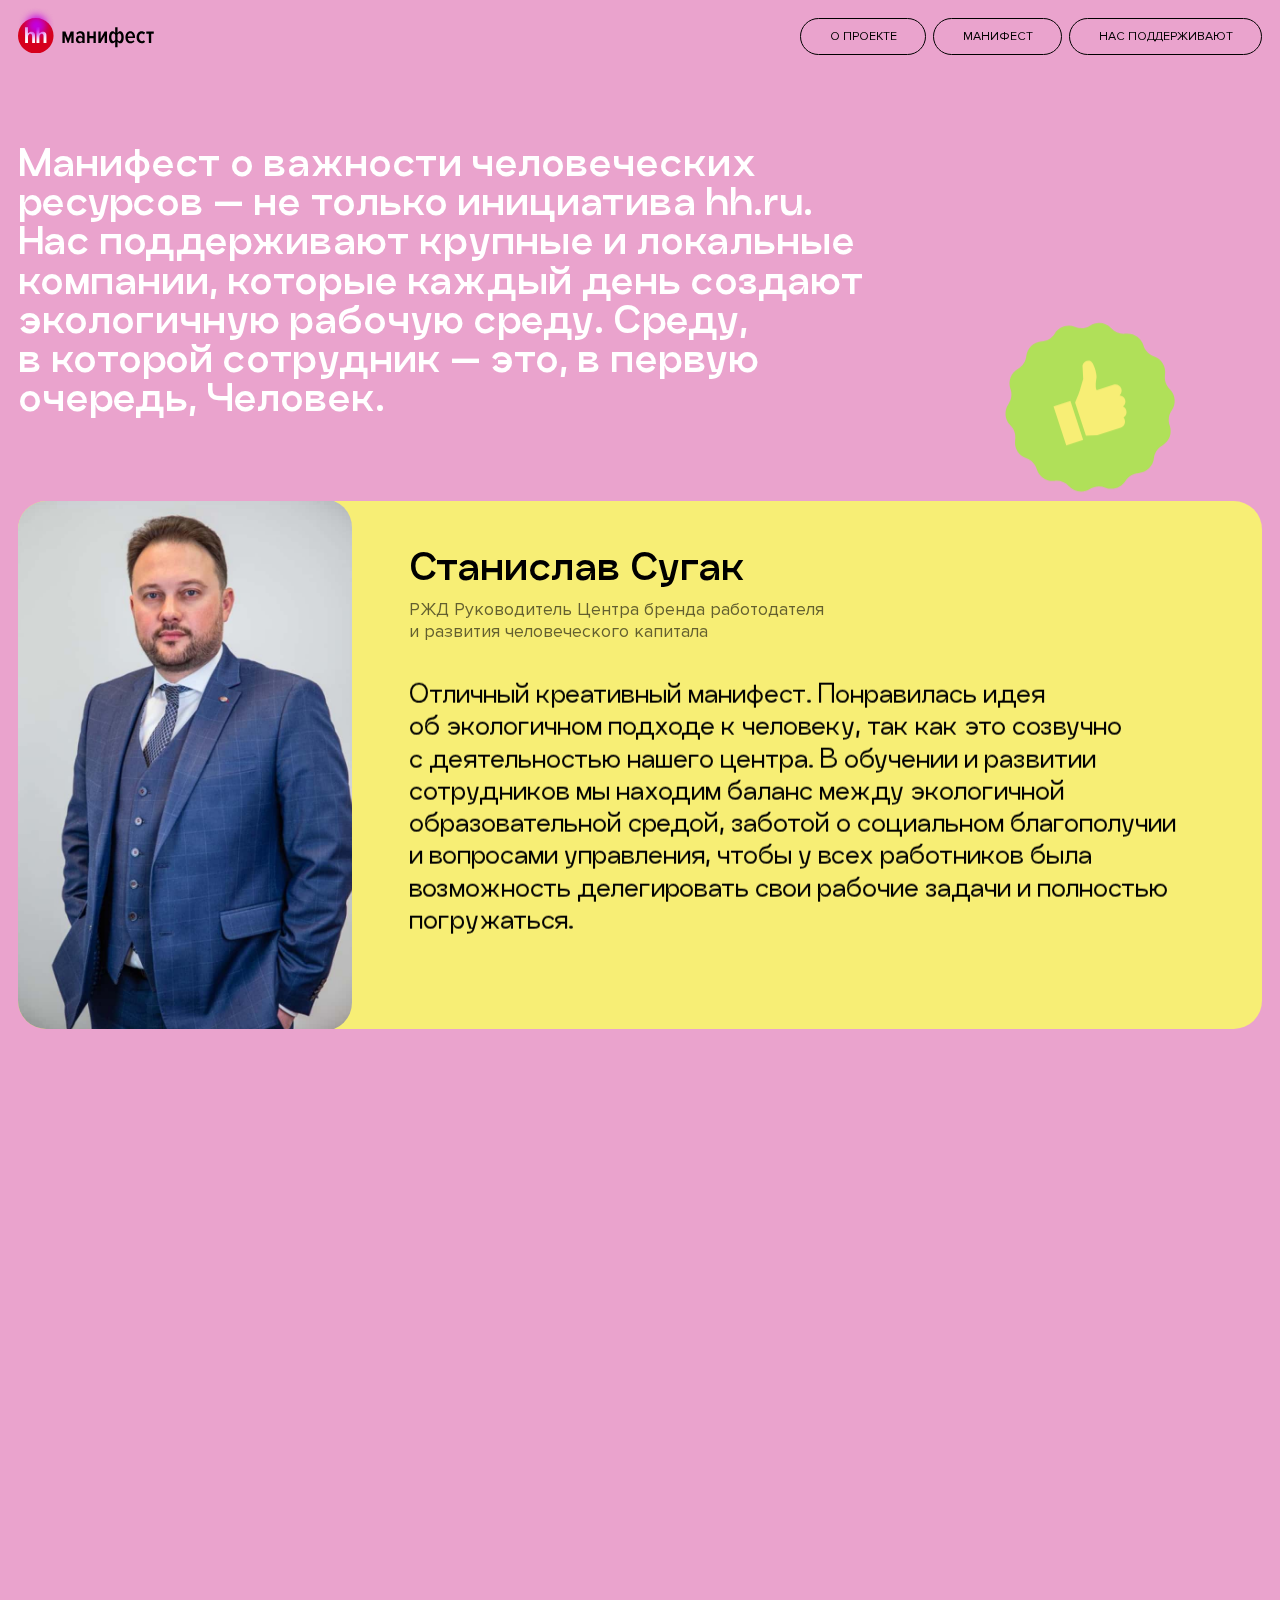
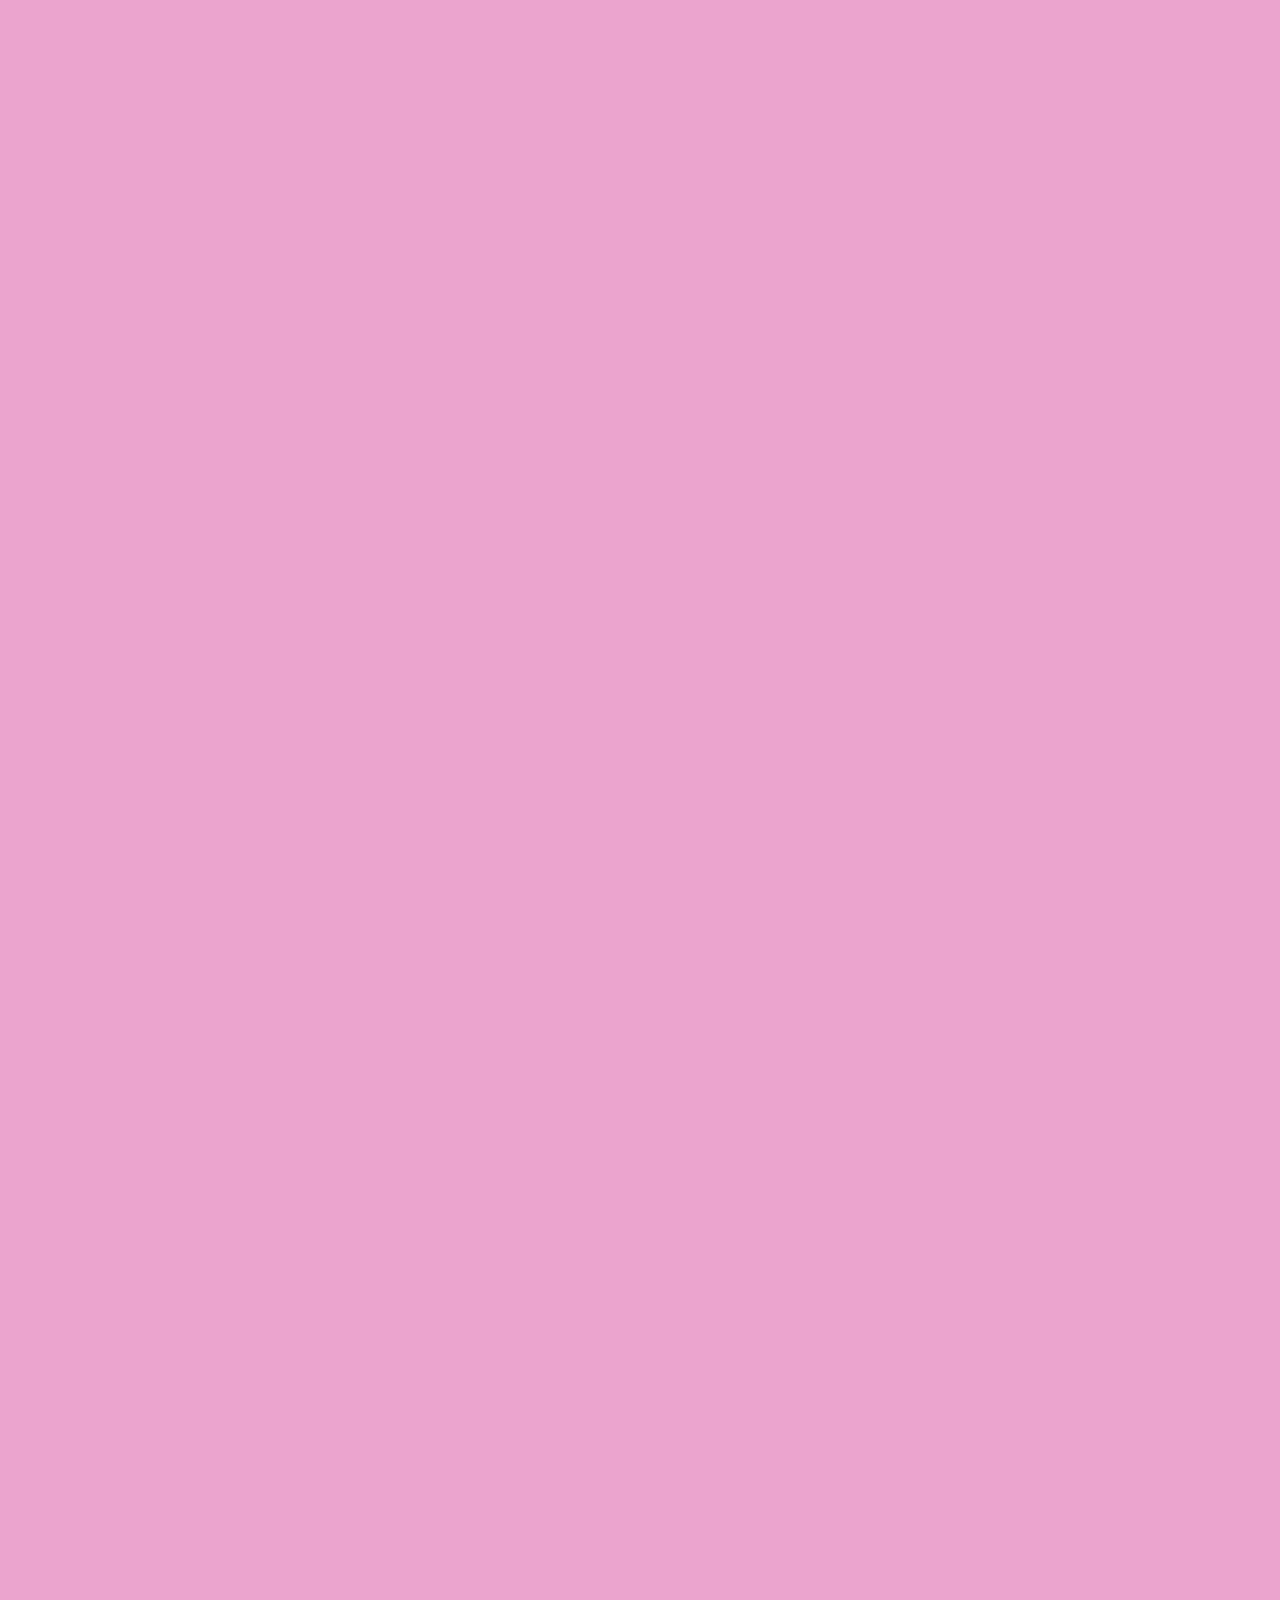
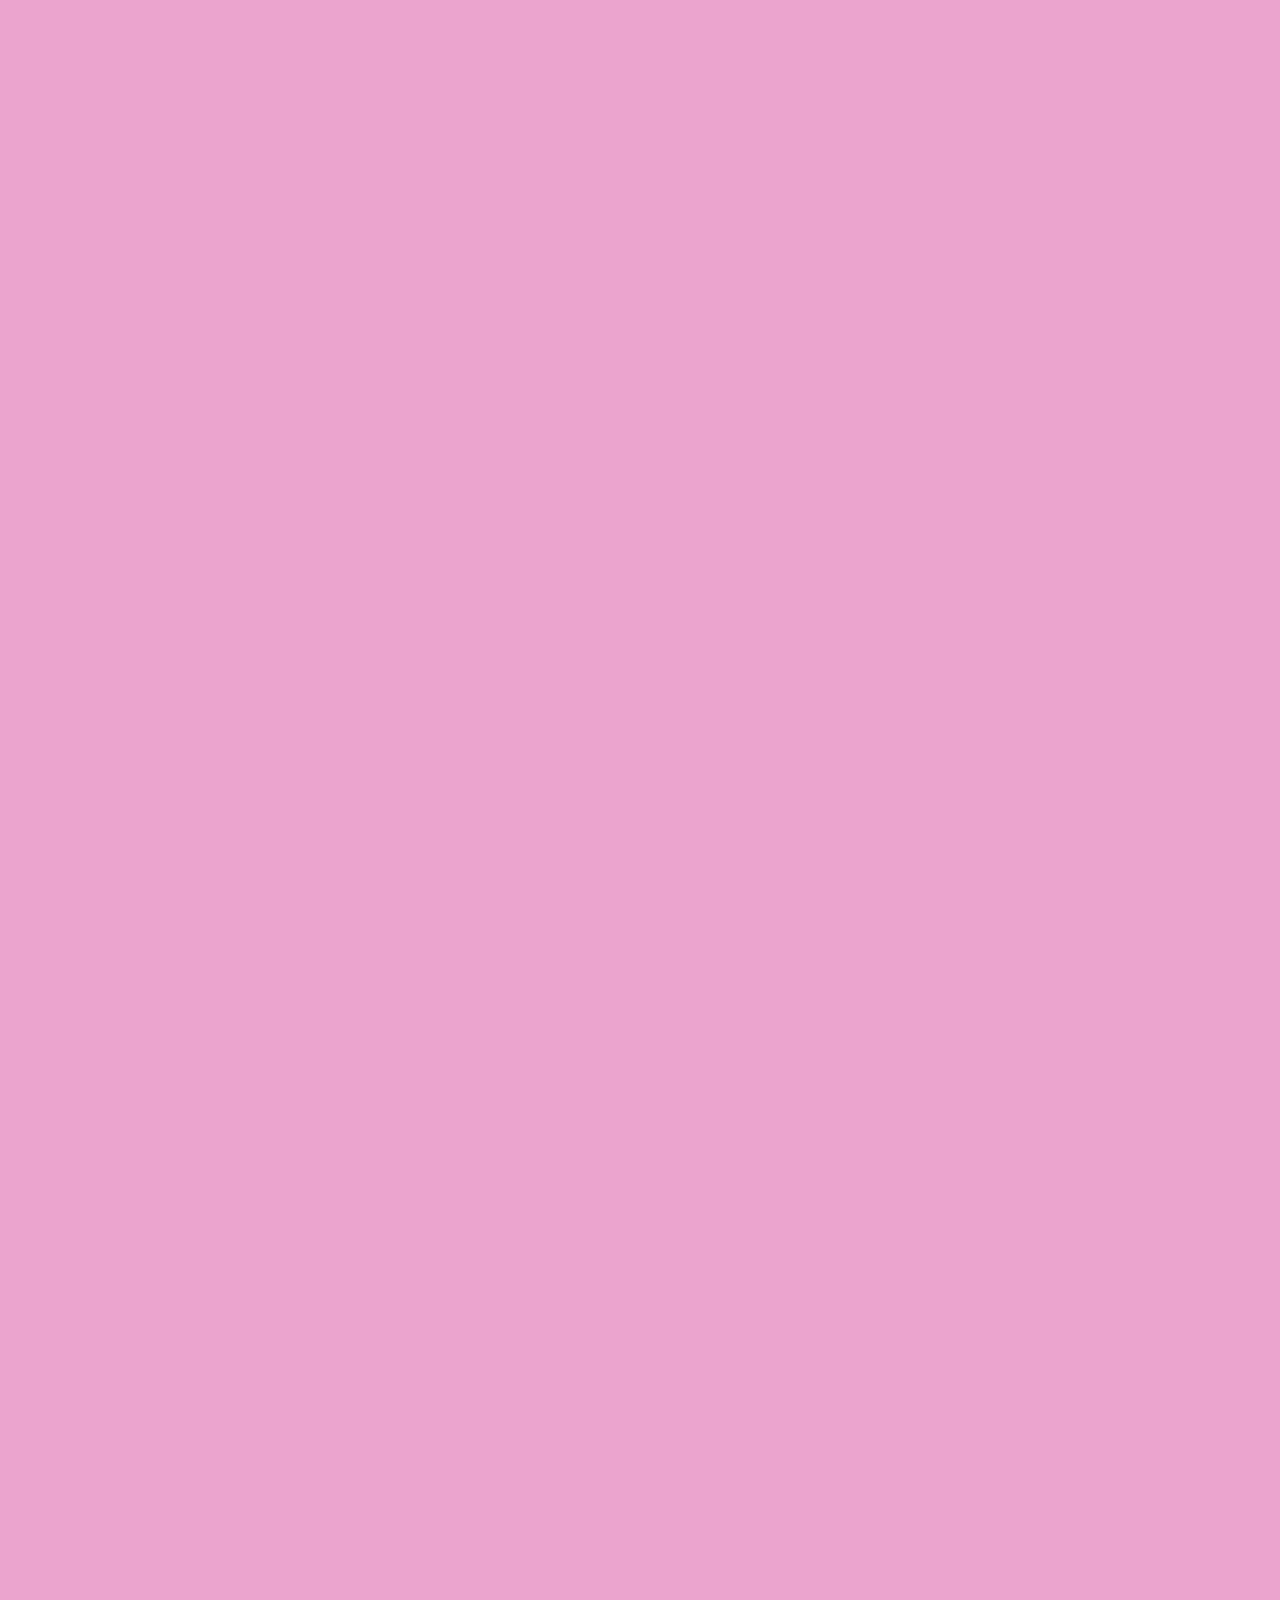
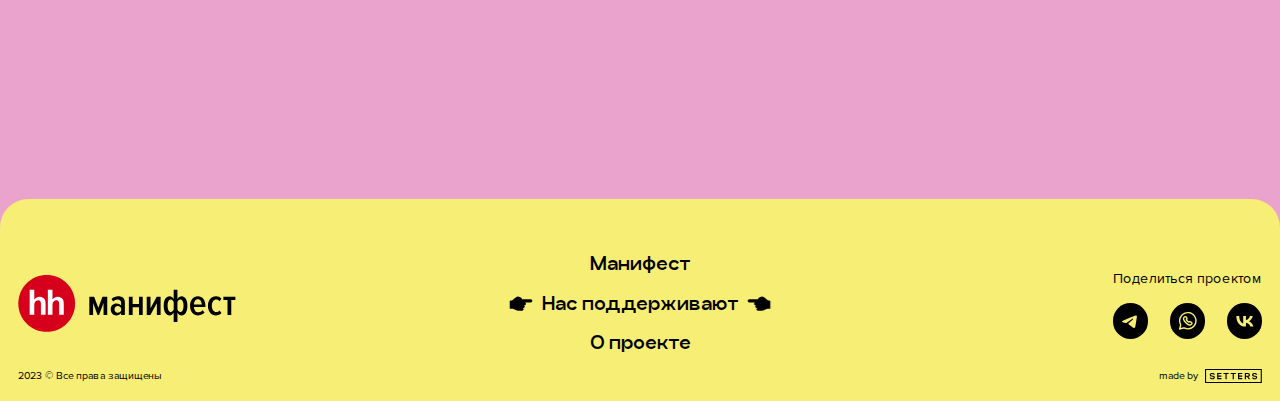
<file: partners.html>
<!DOCTYPE html><!--  This site was created in Webflow. https://www.webflow.com  -->
<!--  Last Published: Fri May 19 2023 12:36:15 GMT+0000 (Coordinated Universal Time)  -->
<html data-wf-page="64522fa5bd06fd228c588609" data-wf-site="6448dec9200db773a5f89d6f">

<head>
  <meta charset="utf-8">
  <title>Манифест ко дню рождения hh.ru</title>
  <meta content="Напоминание каждому о том, как важно заботиться о Человеческих ресурсах." name="description">
  <meta content="Манифест ко дню рождения hh.ru" property="og:title">
  <meta content="Напоминание каждому о том, как важно заботиться о Человеческих ресурсах." property="og:description">
  <meta content="images/OGI.png" property="og:image">
  <meta content="Манифест ко дню рождения hh.ru" property="twitter:title">
  <meta content="Напоминание каждому о том, как важно заботиться о Человеческих ресурсах."
    property="twitter:description">
  <meta content="images/OGI.png" property="twitter:image">
  <meta property="og:type" content="website">
  <meta content="summary_large_image" name="twitter:card">
  <meta content="width=device-width, initial-scale=1" name="viewport">
  <meta content="Webflow" name="generator">
  <!-- Yandex.Metrika counter -->
  <script src="js/metric.js" type="text/javascript"></script>
  <!-- /Yandex.Metrika counter -->
  <link href="css/normalize.css" rel="stylesheet" type="text/css">
  <link href="css/webflow.css" rel="stylesheet" type="text/css">
  <link href="css/hhru-2a441f.webflow.css" rel="stylesheet" type="text/css">
  <link href="css/style.css" rel="stylesheet" type="text/css">
  <!-- [if lt IE 9]><script src="https://cdnjs.cloudflare.com/ajax/libs/html5shiv/3.7.3/html5shiv.min.js" type="text/javascript"></script><![endif] -->
  <script src="/js/init.js"></script>
  <link href="images/favicon.png" rel="shortcut icon" type="image/x-icon">
  <link href="images/webclip.png" rel="apple-touch-icon">
</head>

<body class="base">
  <div no-click="" class="c-cursor__wrapper"><img src="images/cursor.png" loading="lazy" alt="" class="c-cursor"></div>
  <div class="page">
    <div class="loader"></div>
    <div class="nav-fixed">
      <header class="nav dark">
        <div class="container">
          <div class="nav__wrapper">
            <a href="index.html" class="nav__logo w-inline-block">
              <div class="hh-logo w-embed"><svg width="100%" height="100%" fill="none" viewbox="0 0 156 40">
                  <path fill="currentColor"
                    d="M62.617 28.127h-2.603v-8.368l-3.16 8.368H55.79l-3.135-8.368v8.368H50v-12.83h3.4l2.922 7.73 2.922-7.73h3.373v12.83Zm12.399-.002h-2.63v-1.302c-.779 1.08-1.903 1.62-3.373 1.62-1.098 0-2.028-.38-2.789-1.141-.761-.78-1.142-1.824-1.142-3.135 0-1.31.38-2.328 1.142-3.055.761-.743 1.691-1.115 2.79-1.115 1.504 0 2.629.513 3.373 1.54v-1.859c0-.779-.222-1.381-.664-1.806-.425-.425-1.036-.638-1.833-.638-1.169 0-2.231.487-3.188 1.461l-1.036-1.86c1.24-1.239 2.807-1.858 4.702-1.858 1.416 0 2.54.363 3.373 1.089.85.708 1.275 1.806 1.275 3.293v8.766Zm-5.047-1.514c1.063 0 1.869-.47 2.418-1.408v-1.939a2.652 2.652 0 0 0-1.036-1.036 2.648 2.648 0 0 0-1.382-.398c-.673 0-1.213.221-1.62.664-.407.442-.61 1.018-.61 1.726 0 .709.203 1.284.61 1.727.407.443.947.664 1.62.664Zm10.519 1.516h-2.656v-12.83h2.656v5.047h4.463v-5.047h2.63v12.83h-2.63v-5.472h-4.463v5.472Zm12.501 0h-2.577v-12.83h2.656v8.048l4.383-8.048h2.709v12.83h-2.63v-8.314l-4.541 8.314Zm13.488-13.152c1.221 0 2.187.673 2.895 2.019v-6.588h2.656v6.588c.709-1.346 1.674-2.019 2.895-2.019 1.275 0 2.276.602 3.002 1.806.744 1.204 1.116 2.842 1.116 4.914 0 2.055-.372 3.692-1.116 4.914-.726 1.222-1.727 1.833-3.002 1.833-1.239 0-2.204-.682-2.895-2.045v6.614h-2.656v-6.614c-.319.655-.735 1.16-1.249 1.514a2.845 2.845 0 0 1-1.646.531c-1.275 0-2.285-.602-3.029-1.806-.726-1.222-1.089-2.869-1.089-4.94 0-2.073.363-3.71 1.089-4.915.744-1.204 1.754-1.806 3.029-1.806Zm.85 2.338c-.726 0-1.284.407-1.674 1.221-.389.815-.584 1.869-.584 3.161 0 1.275.204 2.329.611 3.161.407.833.974 1.249 1.7 1.249.389 0 .77-.169 1.142-.505.372-.354.655-.78.85-1.275v-5.26a3.136 3.136 0 0 0-.877-1.248c-.372-.336-.761-.505-1.168-.505Zm6.693 8.792c.727 0 1.293-.416 1.7-1.249.408-.832.611-1.886.611-3.16 0-1.293-.194-2.347-.584-3.162-.39-.814-.947-1.221-1.674-1.221-.407 0-.805.168-1.195.504a3.266 3.266 0 0 0-.85 1.249v5.259c.195.496.478.92.85 1.275.372.336.753.505 1.142.505Zm12.643 2.339c-1.754 0-3.153-.62-4.197-1.86-1.045-1.24-1.568-2.868-1.568-4.887 0-1.913.496-3.506 1.488-4.781 1.009-1.293 2.346-1.94 4.011-1.94 1.682 0 2.993.638 3.931 1.913.939 1.275 1.408 2.913 1.408 4.914v.77h-8.155c.053 1.098.372 1.993.956 2.683.585.673 1.382 1.01 2.391 1.01 1.151 0 2.116-.46 2.895-1.382l1.275 1.594c-1.151 1.31-2.629 1.966-4.435 1.966Zm2.496-7.756c-.017-.939-.257-1.762-.717-2.47-.443-.727-1.133-1.09-2.072-1.09-.903 0-1.585.363-2.045 1.09-.46.725-.717 1.549-.77 2.47h5.604Zm13.857 6.029c-.921 1.151-2.222 1.727-3.904 1.727-1.683 0-3.046-.629-4.091-1.886-1.027-1.275-1.541-2.895-1.541-4.861 0-1.966.514-3.577 1.541-4.834 1.027-1.258 2.391-1.886 4.091-1.886 1.682 0 2.983.575 3.904 1.726l-1.354 1.806c-.62-.797-1.382-1.195-2.285-1.195-.974 0-1.744.416-2.311 1.248-.566.833-.85 1.878-.85 3.135 0 1.275.284 2.329.85 3.16.567.833 1.337 1.25 2.311 1.25.886 0 1.647-.4 2.285-1.196l1.354 1.806Zm6.901 1.41h-2.656v-10.52h-2.896v-2.31h8.447v2.31h-2.895v10.52Z">
                  </path>
                  <path fill="#D6001C" d="M20 40c11.046 0 20-8.954 20-20S31.046 0 20 0 0 8.954 0 20s8.954 20 20 20Z">
                  </path>
                  <path fill="#fff"
                    d="M11.253 10.398v6.793c1.047-1.233 2.303-1.854 3.758-1.854.75 0 1.422.142 2.024.422.604.279 1.056.637 1.36 1.071.308.439.515.919.627 1.448.111.527.167 1.346.167 2.458v7.262h-3.254v-6.541c0-1.298-.06-2.12-.183-2.47a1.598 1.598 0 0 0-.653-.831c-.313-.21-.703-.313-1.174-.313-.54 0-1.023.134-1.444.398-.43.266-.738.664-.933 1.196-.199.532-.298 1.319-.295 2.36l-.003 6.201H8v-17.6h3.253Zm12.813 0v6.793c1.048-1.233 2.303-1.854 3.758-1.854.747 0 1.424.142 2.027.422.601.279 1.053.637 1.356 1.071.306.436.52.928.626 1.448.113.527.168 1.346.168 2.458v7.262h-3.25v-6.541c0-1.298-.062-2.12-.186-2.47a1.593 1.593 0 0 0-.655-.831c-.31-.21-.703-.313-1.174-.313-.538 0-1.022.134-1.443.398-.424.266-.734.664-.932 1.196-.195.532-.295 1.319-.295 2.36v6.201h-3.25v-17.6h3.25Z">
                  </path>
                </svg></div>
            </a>
            <nav class="nav__menu">
              <ul role="list" class="nav__menu-list w-list-unstyled">
                <li class="nav__menu-item">
                  <a href="/#project" data-scroll="close" class="nav__menu-link"><span class="nav__menu-text">О
                      проекте</span></a>
                </li>
                <li class="nav__menu-item">
                  <a href="manifest-page.html" data-scroll="close" class="nav__menu-link"><span
                      class="nav__menu-text">Манифест</span></a>
                </li>
                <li class="nav__menu-item nav__menu-item--last">
                  <a data-scroll="close" href="partners.html" aria-current="page"
                    class="nav__menu-link w--current"><span class="nav__menu-text">Нас поддерживают</span></a>
                </li>
              </ul>
              <div class="nav__down">
                <div data-a2a-url="https://manifest.hh.ru/"
                  data-a2a-title="hh.ru исполнилось 23 года! Переходите по ссылке, чтобы прочесть манифест, который компания создала к своему дню рождения."
                  class="nav__social a2a_kit">
                  <a href="#" class="nav__social-link a2a_button_telegram w-inline-block">
                    <div class="nav__social-ico w-embed"><svg width="100%" height="100%" fill="none"
                        viewbox="0 0 40 40">
                        <path fill="currentColor" fill-rule="evenodd"
                          d="M11.125 20.059c4.533-1.969 7.551-3.277 9.067-3.912 4.313-1.8 5.22-2.11 5.802-2.124.13 0 .415.026.609.182.155.13.194.298.22.427.026.13.052.402.026.609-.233 2.46-1.243 8.432-1.762 11.177-.22 1.166-.647 1.555-1.062 1.594-.906.077-1.593-.596-2.46-1.166-1.373-.894-2.138-1.45-3.472-2.332-1.541-1.01-.544-1.567.337-2.473.233-.233 4.21-3.86 4.287-4.184.013-.039.013-.194-.077-.272-.091-.078-.22-.052-.324-.026-.143.026-2.319 1.477-6.554 4.34-.622.427-1.179.634-1.684.62-.557-.012-1.619-.31-2.422-.569-.971-.31-1.748-.48-1.684-1.023.04-.285.428-.57 1.153-.868Z"
                          clip-rule="evenodd"></path>
                      </svg></div>
                  </a>
                  <a href="#" class="nav__social-link a2a_button_whatsapp w-inline-block">
                    <div class="nav__social-ico w-embed"><svg width="100%" height="100%" fill="none"
                        viewbox="0 0 40 40">
                        <path fill="currentColor"
                          d="M10.994 30h-.373c-.612-.315-.724-.581-.54-1.245.356-1.285.702-2.574 1.067-3.857a.778.778 0 0 0-.053-.61c-.944-1.913-1.246-3.93-.89-6.028.915-5.375 6.028-8.997 11.458-8.132 4.472.711 7.99 4.497 8.308 8.995.213 3.014-.748 5.632-2.887 7.787-1.706 1.72-3.797 2.678-6.212 2.886a9.624 9.624 0 0 1-4.951-.857 1.01 1.01 0 0 0-.763-.069c-.733.212-1.478.382-2.214.58-.652.175-1.3.366-1.95.55Zm.925-1.915c1.088-.284 2.136-.541 3.174-.834a1.561 1.561 0 0 1 1.214.118c1.615.817 3.335 1.067 5.118.767 4.552-.767 7.619-5.045 6.884-9.578-.734-4.534-5.105-7.633-9.666-6.853-5.494.938-8.575 6.803-6.153 11.788.336.69.391 1.28.155 1.984-.283.842-.48 1.71-.726 2.608Z">
                        </path>
                        <path fill="currentColor"
                          d="M22.4 25.497c-1.058-.011-1.945-.339-2.762-.84-2.076-1.273-3.747-2.934-4.758-5.174-.449-.992-.628-2.04-.151-3.073.392-.848.976-1.563 1.925-1.841.774-.228 1.55.069 2.028.716.305.415.6.837.885 1.265.462.693.453 1.514-.029 2.194-.108.152-.138.258.003.396.44.432.876.869 1.314 1.305.13.13.231.134.394.015a1.932 1.932 0 0 1 2.26-.012l1.142.793c1.06.742 1.165 2.087.263 3.02-.572.59-1.19 1.079-2.035 1.196-.184.025-.37.03-.477.038l-.001.002Zm.05-1.571c.547.062 1.005-.389 1.417-.892.145-.178.053-.373-.132-.503a27.713 27.713 0 0 0-.612-.42c-.81-.537-.685-.666-1.41.07-.279.286-.653.327-.991.11a9.905 9.905 0 0 1-3.024-3.006c-.22-.34-.173-.693.094-.993.123-.138.26-.266.393-.394.16-.154.172-.32.049-.498-.271-.388-.544-.776-.818-1.161-.122-.171-.315-.22-.46-.098-.462.385-.893.793-.893 1.474 0 .662.225 1.251.543 1.808.853 1.493 2.033 2.689 3.459 3.643.662.444 1.371.801 2.387.86h-.002Z">
                        </path>
                      </svg></div>
                  </a>
                  <a href="https://vk.com/share.php?image=https://uploads-ssl.webflow.com/6448dec9200db773a5f89d6f/6463a03ecf1b811e83e07f23_share-vk-01.jpg;title=hh.ru — 23 года! Переходите по ссылке, чтобы прочесть манифест, который компания создала к своему дню рождения.;url=https://manifest.hh.ru/"
                    target="_blank" class="nav__social-link w-inline-block">
                    <div class="nav__social-ico w-embed"><svg width="100%" height="100%" fill="none"
                        viewbox="0 0 40 40">
                        <path fill="currentColor"
                          d="M20.942 26.481c-6.568 0-10.314-4.502-10.47-11.995h3.29c.108 5.5 2.533 7.829 4.454 8.31v-8.31h3.098v4.743c1.897-.204 3.89-2.365 4.563-4.743h3.098c-.517 2.93-2.678 5.091-4.215 5.98 1.537.72 3.998 2.605 4.935 6.015h-3.41c-.732-2.281-2.557-4.046-4.97-4.286v4.286h-.373Z">
                        </path>
                      </svg></div>
                  </a>
                </div>
                <div class="p1">Поделиться проектом</div>
              </div><img src="images/ill-02--yellow.svg" loading="lazy" alt="" class="nav__bg-image-is-2"><img
                src="images/ill-01--yellow.svg" loading="lazy" alt="" class="nav__bg-image-is-1">
            </nav>
            <div data-scroll="toggle" class="nav-manifest__btn">
              <div class="nav-manifest__btn-index is-1">
                <div class="p1">1</div>
              </div>
              <div class="nav-manifest__btn-index is-2">
                <div class="p1">2</div>
              </div>
              <div class="nav-manifest__btn-index is-3">
                <div class="p1">3</div>
              </div>
              <div class="nav-manifest__btn-index is-4">
                <div class="p1">4</div>
              </div>
              <div class="nav-manifest__btn-index is-5">
                <div class="p1">5</div>
              </div>
              <div class="nav-manifest__btn-index is-6">
                <div class="p1">6</div>
              </div>
              <div class="nav-manifest__btn-index is-7">
                <div class="p1">7</div>
              </div>
              <div class="nav-manifest__btn-index is-8">
                <div class="p1">8</div>
              </div>
              <div class="nav-manifest__btn-index is-9">
                <div class="p1">9</div>
              </div>
              <div class="nav-manifest__btn-arrow w-embed"><svg width="100%" height="100%" fill="none"
                  viewbox="0 0 9 6">
                  <path fill="currentColor" fill-rule="evenodd"
                    d="m.675 4.12.65.76L4.5 2.159l3.175 2.72.65-.758L4.5.84.675 4.122Z" clip-rule="evenodd"></path>
                </svg></div>
            </div>
            <div data-scroll="toggle" class="nav__btn">
              <a href="#" class="p1">Меню</a>
            </div>
          </div>
        </div>
      </header>
    </div>
    <main class="main">
      <div class="section-partners">
        <div class="container is-relative">
          <p class="partners-text fade-in">Манифест о важности человеческих ресурсов — не только инициатива hh.ru. Нас
            поддерживают крупные и локальные компании, которые каждый день создают экологичную рабочую среду. Среду,
            в которой сотрудник — это, в первую очередь, Человек.</p>
          <ul role="list" class="partners__list w-list-unstyled">
            <li data-w-id="88c116fd-5e2a-b51d-6442-8a8b4bead7a1" class="partners__list-item">
              <div class="partners__wrapper">
                <div class="partners__image-mask"><img src="images/partners-image__062.jpg" loading="lazy" width="376"
                    height="593" alt="" class="partners__image is-desc"><img src="images/m-partners-image__062.jpg"
                    loading="lazy" width="376" height="593" alt="" class="partners__image is-mob"></div>
                <div class="partners__right">
                  <div class="partners__wrapper-heading">
                    <div class="partners__wrapper-heading-left">
                      <h2 class="partners__title">Станислав Сугак</h2>
                      <p class="partners__caption">РЖД Руководитель Центра бренда работодателя и развития человеческого
                        капитала</p>
                    </div>
                  </div>
                  <p class="partners__description">Отличный креативный манифест. Понравилась идея об экологичном подходе
                    к человеку, так как это созвучно с деятельностью нашего центра. В обучении и развитии сотрудников
                    мы находим баланс между экологичной образовательной средой, заботой о социальном благополучии
                    и вопросами управления, чтобы у всех работников была возможность делегировать свои рабочие задачи
                    и полностью погружаться.</p>
                </div>
              </div>
            </li>
            <li class="partners__list-item">
              <div class="partners__wrapper">
                <div class="partners__image-mask"><img src="images/partners-image__052.jpg" loading="lazy" width="376"
                    height="593" srcset="images/partners-image__052-p-500.jpg 500w, images/partners-image__052.jpg 752w"
                    sizes="(max-width: 767px) 100vw, 27vw" alt="" class="partners__image is-desc"><img
                    src="images/m-partners-image__052.jpg" loading="lazy" width="376" height="593" alt=""
                    class="partners__image is-mob"></div>
                <div class="partners__right">
                  <div class="partners__wrapper-heading">
                    <div class="partners__wrapper-heading-left">
                      <h2 class="partners__title">Анна Буркова</h2>
                      <p class="partners__caption">VK, Руководитель проектной команды рекрутмента, методолог</p>
                    </div>
                  </div>
                  <p class="partners__description">Важно развивать культуру открытости и гибкости в компании: свободные
                    дискуссии в доброжелательной обстановке помогают находить эффективные решения. Нанимая лучших людей
                    на рынке, нужно дать им возможность творить в комфортных условиях — тогда и продукт получится
                    качественным. Так и офис становится вторым домом: здесь можно поджемить в музыкальной комнате,
                    послушать стендап-камеди от коллег, а на большой общей встрече открыто поговорить о наболевшем
                    и важном.</p>
                </div>
              </div>
            </li>
            <li class="partners__list-item">
              <div class="partners__wrapper">
                <div class="partners__image-mask"><img src="images/partners-image__042.jpg" loading="lazy" width="376"
                    height="593" alt="" class="partners__image is-desc"><img src="images/m-partners-image__042.jpg"
                    loading="lazy" width="376" height="593" alt="" class="partners__image is-mob"></div>
                <div class="partners__right">
                  <div class="partners__wrapper-heading">
                    <div class="partners__wrapper-heading-left">
                      <h2 class="partners__title">Юлия Фуртат</h2>
                      <p class="partners__caption">РОЛЬФ, Директор по найму талантов и бренду работодателя</p>
                    </div>
                  </div>
                  <p class="partners__description">Эмоциональный посыл, актуальность для потенциальных талантов. Многие
                    идеи мы поддерживаем, и они очень близки нашим ценностям.</p>
                </div>
              </div>
            </li>
            <li class="partners__list-item">
              <div class="partners__wrapper">
                <div class="partners__image-mask"><img src="images/partners-image__032.jpg" loading="lazy" height="593"
                    sizes="(max-width: 767px) 100vw, 27vw"
                    srcset="images/partners-image__032-p-500.jpg 500w, images/partners-image__032.jpg 752w" alt=""
                    class="partners__image is-desc"><img src="images/m-partners-image__032.jpg" loading="lazy"
                    width="376" height="593" alt="" class="partners__image is-mob"></div>
                <div class="partners__right">
                  <div class="partners__wrapper-heading">
                    <div class="partners__wrapper-heading-left">
                      <h2 class="partners__title">Маргарита Богданова-Шемраева</h2>
                      <p class="partners__caption">СберРешения, HRD</p>
                    </div>
                  </div>
                  <p class="partners__description">Манифест откликнулся на 100%! Про экологичные отношения на равных,
                    конструктивные обсуждения спорных вопросов, поддержку коллег и команды, про хвалить друг друга — это
                    фокус нашей корпоративной культуры в этом году.</p>
                </div>
              </div>
            </li>
            <li class="partners__list-item">
              <div class="partners__wrapper">
                <div class="partners__image-mask"><img src="images/partners-image__022.jpg" loading="lazy" width="376"
                    height="593" srcset="images/partners-image__022-p-500.jpg 500w, images/partners-image__022.jpg 752w"
                    sizes="(max-width: 767px) 100vw, 27vw" alt="" class="partners__image is-desc"><img
                    src="images/m-partners-image__022.jpg" loading="lazy" width="376" height="593" alt=""
                    class="partners__image is-mob"></div>
                <div class="partners__right">
                  <div class="partners__wrapper-heading">
                    <div class="partners__wrapper-heading-left">
                      <h2 class="partners__title">Росина Пустовит</h2>
                      <p class="partners__caption">
                        <a href="http://hh.ru/">hh.ru</a>, Руководитель отдела подбора и адаптации
                      </p>
                    </div>
                  </div>
                  <p class="partners__description">Думаю, что самое важное в эффективной работе — это искренняя
                    мотивация. Наличие этого ресурса важно, и его необходимо не только беречь в себе, но и помогать
                    другим поддерживать его.</p>
                </div>
              </div>
            </li>
            <li class="partners__list-item">
              <div class="partners__wrapper">
                <div class="partners__image-mask"><img src="images/partners-image__012.jpg" loading="lazy" width="376"
                    height="593" srcset="images/partners-image__012-p-500.jpg 500w, images/partners-image__012.jpg 752w"
                    sizes="(max-width: 767px) 100vw, 27vw" alt="" class="partners__image is-desc"><img
                    src="images/m-partners-image__012.jpg" loading="lazy" width="376" height="593" alt=""
                    class="partners__image is-mob"></div>
                <div class="partners__right">
                  <div class="partners__wrapper-heading">
                    <div class="partners__wrapper-heading-left">
                      <h2 class="partners__title">Анастасия  Боровец</h2>
                      <p class="partners__caption">hh.ru, Карьерный консультант</p>
                    </div>
                  </div>
                  <p class="partners__description">Не бойтесь менять работу, которая не приносит удовольствия. Работа
                    должна не только закрывать базовые финансовые потребности, «отжимать» ваш ресурс за каждый рубль
                    заработной платы. Работа действительно может наполнять, мотивировать, вдохновлять. Изучайте себя,
                    анализируйте свой опыт, чтобы сформировать образ «того самого» места мечты и претворить эту мечту
                    в реальность. Помните, что обращаться за помощью — это нормально, не оставляйте себя наедине
                    со страхом от перемен.</p>
                </div>
              </div>
            </li>
            <li class="partners__list-item partners__list-item--last">
              <div class="partners__wrapper">
                <div class="partners__image-mask"><img src="images/partners-image__072.jpg" loading="lazy" height="593"
                    width="376" srcset="images/partners-image__072-p-500.jpg 500w, images/partners-image__072.jpg 752w"
                    sizes="(max-width: 767px) 100vw, 27vw" alt="" class="partners__image is-desc"><img
                    src="images/m-partners-image__072.jpg" loading="lazy" width="376" height="593"
                    srcset="images/m-partners-image__072-p-500.jpg 500w, images/m-partners-image__072.jpg 656w"
                    sizes="(max-width: 767px) 93vw, 100vw" alt="" class="partners__image is-mob"></div>
                <div class="partners__right">
                  <div class="partners__wrapper-heading">
                    <div class="partners__wrapper-heading-left">
                      <h2 class="partners__title">Анна  Браду</h2>
                      <p class="partners__caption">Альфа-Банк, Руководитель отдела массового подбора</p>
                    </div>
                  </div>
                  <p class="partners__description">Любая компания состоит из людей и существует для других — экологичный
                    подход должен идти изнутри вовне и обратно.<br>Альфа всегда про высокую достижительность, поэтому
                    уделяем максимум внимания темам выгорания, стрессам, гибкости и управлением временем. Даем
                    выплеснуть энергию на спортивных и творческих марафонах, устраиваем пятницы с животными и детьми,
                    проводим регулярные обучающие треки на темы well-being.</p>
                </div>
              </div>
            </li>
          </ul><img src="images/partners-like.svg" loading="lazy" width="128.5"
            data-w-id="39931c5b-5ddd-0a2d-348a-38e419bb46e3" alt="" class="partners-like">
        </div>
      </div>
    </main>
    <div class="nav-manifest">
      <nav class="nav-manifest__wrapper">
        <a href="#" class="nav-manifest__menu-link w-inline-block">
          <div class="manifest-nav__text">1</div>
          <div class="nav-manifest__divider"></div>
          <div class="manifest-nav__text">Часть природы</div>
        </a>
        <a href="#" class="nav-manifest__menu-link w-inline-block">
          <div class="manifest-nav__text">2</div>
          <div class="nav-manifest__divider"></div>
          <div class="manifest-nav__text">Источники</div>
        </a>
        <a href="#" class="nav-manifest__menu-link w-inline-block">
          <div class="manifest-nav__text">3</div>
          <div class="nav-manifest__divider"></div>
          <div class="manifest-nav__text">Ресурс-шеринг</div>
        </a>
        <a href="#" class="nav-manifest__menu-link w-inline-block">
          <div class="manifest-nav__text">4</div>
          <div class="nav-manifest__divider"></div>
          <div class="manifest-nav__text">Берегитесь</div>
        </a>
        <a href="#" class="nav-manifest__menu-link w-inline-block">
          <div class="manifest-nav__text">5</div>
          <div class="nav-manifest__divider"></div>
          <div class="manifest-nav__text">Рабочая атмосфера</div>
        </a>
        <a href="#" class="nav-manifest__menu-link w-inline-block">
          <div class="manifest-nav__text">6</div>
          <div class="nav-manifest__divider"></div>
          <div class="manifest-nav__text">Человек Работой Горящий</div>
        </a>
        <a href="#" class="nav-manifest__menu-link w-inline-block">
          <div class="manifest-nav__text">7</div>
          <div class="nav-manifest__divider"></div>
          <div class="manifest-nav__text">Охрана среды</div>
        </a>
        <a href="#" class="nav-manifest__menu-link w-inline-block">
          <div class="manifest-nav__text">8</div>
          <div class="nav-manifest__divider"></div>
          <div class="manifest-nav__text">Уборка мусора</div>
        </a>
        <a href="#" class="nav-manifest__menu-link w-inline-block">
          <div class="manifest-nav__text">9</div>
          <div class="nav-manifest__divider"></div>
          <div class="manifest-nav__text">Любовь к Человеку</div>
        </a>
      </nav>
      <div class="nav-manifest__image is-1"><img src="images/Property-11-Property-2a.svg" loading="lazy" alt=""
          class="nav-manifest__image-img is-1"><img src="images/Property-19-Property-2b.svg" loading="lazy" alt=""
          class="nav-manifest__image-img is-2"></div>
      <div class="nav-manifest__image is-2"><img src="images/Property-12-Property-2a.svg" loading="lazy" alt=""
          class="nav-manifest__image-img is-1"><img src="images/Property-12-Property-2b.svg" loading="lazy" alt=""
          class="nav-manifest__image-img is-2"></div>
      <div class="nav-manifest__image is-3"><img src="images/Property-13-Property-2a.svg" loading="lazy" alt=""
          class="nav-manifest__image-img is-1"><img src="images/Property-13-Property-2b.svg" loading="lazy" alt=""
          class="nav-manifest__image-img is-2"></div>
      <div class="nav-manifest__image is-4"><img src="images/Property-14-Property-2a.svg" loading="lazy" alt=""
          class="nav-manifest__image-img is-1"><img src="images/Property-14-Property-2b.svg" loading="lazy" alt=""
          class="nav-manifest__image-img is-2"></div>
      <div class="nav-manifest__image is-5"><img src="images/Property-15-Property-2b.svg" loading="lazy" alt=""
          class="nav-manifest__image-img is-1"><img src="images/Property-15-Property-2a.svg" loading="lazy" alt=""
          class="nav-manifest__image-img is-2"></div>
      <div class="nav-manifest__image is-6"><img src="images/Property-16-Property-2b.svg" loading="lazy" alt=""
          class="nav-manifest__image-img is-1"><img src="images/Property-16-Property-2a.svg" loading="lazy" alt=""
          class="nav-manifest__image-img is-2"></div>
      <div class="nav-manifest__image is-7"><img src="images/Property-17-Property-2a.svg" loading="lazy" alt=""
          class="nav-manifest__image-img is-1"><img src="images/Property-17-Property-2b.svg" loading="lazy" alt=""
          class="nav-manifest__image-img is-2"></div>
      <div class="nav-manifest__image is-8"><img src="images/Property-18-Property-2b.svg" loading="lazy" alt=""
          class="nav-manifest__image-img is-1"><img src="images/Property-18-Property-2a.svg" loading="lazy" alt=""
          class="nav-manifest__image-img is-2"></div>
      <div class="nav-manifest__image is-9"><img src="images/Property-11-Property-2b.svg" loading="lazy" alt=""
          class="nav-manifest__image-img is-1"><img src="images/Property-19-Property-2b.svg" loading="lazy" alt=""
          class="nav-manifest__image-img is-2"></div>
    </div>
    <div>
      <footer class="footer">
        <div class="container is-relative">
          <div class="footer__top">
            <a href="index.html" aria-current="page" class="footer__logo w-inline-block w--current">
              <div class="hh-logo w-embed"><svg width="100%" height="100%" fill="none" viewbox="0 0 156 40">
                  <path fill="currentColor"
                    d="M62.617 28.127h-2.603v-8.368l-3.16 8.368H55.79l-3.135-8.368v8.368H50v-12.83h3.4l2.922 7.73 2.922-7.73h3.373v12.83Zm12.399-.002h-2.63v-1.302c-.779 1.08-1.903 1.62-3.373 1.62-1.098 0-2.028-.38-2.789-1.141-.761-.78-1.142-1.824-1.142-3.135 0-1.31.38-2.328 1.142-3.055.761-.743 1.691-1.115 2.79-1.115 1.504 0 2.629.513 3.373 1.54v-1.859c0-.779-.222-1.381-.664-1.806-.425-.425-1.036-.638-1.833-.638-1.169 0-2.231.487-3.188 1.461l-1.036-1.86c1.24-1.239 2.807-1.858 4.702-1.858 1.416 0 2.54.363 3.373 1.089.85.708 1.275 1.806 1.275 3.293v8.766Zm-5.047-1.514c1.063 0 1.869-.47 2.418-1.408v-1.939a2.652 2.652 0 0 0-1.036-1.036 2.648 2.648 0 0 0-1.382-.398c-.673 0-1.213.221-1.62.664-.407.442-.61 1.018-.61 1.726 0 .709.203 1.284.61 1.727.407.443.947.664 1.62.664Zm10.519 1.516h-2.656v-12.83h2.656v5.047h4.463v-5.047h2.63v12.83h-2.63v-5.472h-4.463v5.472Zm12.501 0h-2.577v-12.83h2.656v8.048l4.383-8.048h2.709v12.83h-2.63v-8.314l-4.541 8.314Zm13.488-13.152c1.221 0 2.187.673 2.895 2.019v-6.588h2.656v6.588c.709-1.346 1.674-2.019 2.895-2.019 1.275 0 2.276.602 3.002 1.806.744 1.204 1.116 2.842 1.116 4.914 0 2.055-.372 3.692-1.116 4.914-.726 1.222-1.727 1.833-3.002 1.833-1.239 0-2.204-.682-2.895-2.045v6.614h-2.656v-6.614c-.319.655-.735 1.16-1.249 1.514a2.845 2.845 0 0 1-1.646.531c-1.275 0-2.285-.602-3.029-1.806-.726-1.222-1.089-2.869-1.089-4.94 0-2.073.363-3.71 1.089-4.915.744-1.204 1.754-1.806 3.029-1.806Zm.85 2.338c-.726 0-1.284.407-1.674 1.221-.389.815-.584 1.869-.584 3.161 0 1.275.204 2.329.611 3.161.407.833.974 1.249 1.7 1.249.389 0 .77-.169 1.142-.505.372-.354.655-.78.85-1.275v-5.26a3.136 3.136 0 0 0-.877-1.248c-.372-.336-.761-.505-1.168-.505Zm6.693 8.792c.727 0 1.293-.416 1.7-1.249.408-.832.611-1.886.611-3.16 0-1.293-.194-2.347-.584-3.162-.39-.814-.947-1.221-1.674-1.221-.407 0-.805.168-1.195.504a3.266 3.266 0 0 0-.85 1.249v5.259c.195.496.478.92.85 1.275.372.336.753.505 1.142.505Zm12.643 2.339c-1.754 0-3.153-.62-4.197-1.86-1.045-1.24-1.568-2.868-1.568-4.887 0-1.913.496-3.506 1.488-4.781 1.009-1.293 2.346-1.94 4.011-1.94 1.682 0 2.993.638 3.931 1.913.939 1.275 1.408 2.913 1.408 4.914v.77h-8.155c.053 1.098.372 1.993.956 2.683.585.673 1.382 1.01 2.391 1.01 1.151 0 2.116-.46 2.895-1.382l1.275 1.594c-1.151 1.31-2.629 1.966-4.435 1.966Zm2.496-7.756c-.017-.939-.257-1.762-.717-2.47-.443-.727-1.133-1.09-2.072-1.09-.903 0-1.585.363-2.045 1.09-.46.725-.717 1.549-.77 2.47h5.604Zm13.857 6.029c-.921 1.151-2.222 1.727-3.904 1.727-1.683 0-3.046-.629-4.091-1.886-1.027-1.275-1.541-2.895-1.541-4.861 0-1.966.514-3.577 1.541-4.834 1.027-1.258 2.391-1.886 4.091-1.886 1.682 0 2.983.575 3.904 1.726l-1.354 1.806c-.62-.797-1.382-1.195-2.285-1.195-.974 0-1.744.416-2.311 1.248-.566.833-.85 1.878-.85 3.135 0 1.275.284 2.329.85 3.16.567.833 1.337 1.25 2.311 1.25.886 0 1.647-.4 2.285-1.196l1.354 1.806Zm6.901 1.41h-2.656v-10.52h-2.896v-2.31h8.447v2.31h-2.895v10.52Z">
                  </path>
                  <path fill="#D6001C" d="M20 40c11.046 0 20-8.954 20-20S31.046 0 20 0 0 8.954 0 20s8.954 20 20 20Z">
                  </path>
                  <path fill="#fff"
                    d="M11.253 10.398v6.793c1.047-1.233 2.303-1.854 3.758-1.854.75 0 1.422.142 2.024.422.604.279 1.056.637 1.36 1.071.308.439.515.919.627 1.448.111.527.167 1.346.167 2.458v7.262h-3.254v-6.541c0-1.298-.06-2.12-.183-2.47a1.598 1.598 0 0 0-.653-.831c-.313-.21-.703-.313-1.174-.313-.54 0-1.023.134-1.444.398-.43.266-.738.664-.933 1.196-.199.532-.298 1.319-.295 2.36l-.003 6.201H8v-17.6h3.253Zm12.813 0v6.793c1.048-1.233 2.303-1.854 3.758-1.854.747 0 1.424.142 2.027.422.601.279 1.053.637 1.356 1.071.306.436.52.928.626 1.448.113.527.168 1.346.168 2.458v7.262h-3.25v-6.541c0-1.298-.062-2.12-.186-2.47a1.593 1.593 0 0 0-.655-.831c-.31-.21-.703-.313-1.174-.313-.538 0-1.022.134-1.443.398-.424.266-.734.664-.932 1.196-.195.532-.295 1.319-.295 2.36v6.201h-3.25v-17.6h3.25Z">
                  </path>
                </svg></div>
            </a>
            <nav class="footer__nav">
              <ul role="list" class="footer__list">
                <li class="footer__list-item">
                  <a data-metric="43" href="manifest-page.html" class="footer__text w-inline-block">
                    <div>Манифест</div>
                    <div class="footer__menu-img-mask"><img src="images/line-link.svg" loading="lazy" alt=""
                        class="footer__menu-img"></div>
                  </a>
                </li>
                <li class="footer__list-item is-hand">
                  <div class="hand__ico hand__ico--is-footer w-embed"><svg width="100%" height="100%" fill="none"
                      viewbox="0 0 27 18">
                      <path fill="#000"
                        d="M24.956 3.862H14.485s-.007-1.027-.467-1.413c-1.01-.85-3.456-2.3-4.717-1.872-2.349.797-4.57 3.019-5.79 4.177-.372.354-.757.694-1.284.694H.917a.945.945 0 0 0-.648.254.844.844 0 0 0-.269.613v8.153c0 .23.097.451.269.614a.945.945 0 0 0 .648.254h2.484a3.925 3.925 0 0 1 2.302.768 7.16 7.16 0 0 0 4.229 1.392l4.885.002a1.74 1.74 0 0 0 1.265-.448c.338-.309.523-.737.512-1.182v-.04c0-.879-.647-1.584-1.446-1.587h1.403c.8 0 1.447-.705 1.446-1.574v-.046c0-.907-.67-1.636-1.495-1.636h1.346v-.001a1.663 1.663 0 0 0 1.059-.434c.284-.263.456-.616.483-.991.109-.99-.597-1.83-1.484-1.83h7.05c.73 0 1.405-.369 1.77-.967a1.842 1.842 0 0 0 0-1.933c-.365-.599-1.04-.967-1.77-.967Z">
                      </path>
                    </svg></div>
                  <a data-metric="44" href="partners.html" class="footer__text w-inline-block">
                    <div>Нас поддерживают</div>
                    <div class="footer__menu-img-mask"><img src="images/line-link.svg" loading="lazy" alt=""
                        class="footer__menu-img"></div>
                  </a>
                  <div class="hand__ico hand__ico--is-footer is-left w-embed"><svg width="100%" height="100%"
                      fill="none" viewbox="0 0 27 18">
                      <path fill="#000"
                        d="M24.956 3.862H14.485s-.007-1.027-.467-1.413c-1.01-.85-3.456-2.3-4.717-1.872-2.349.797-4.57 3.019-5.79 4.177-.372.354-.757.694-1.284.694H.917a.945.945 0 0 0-.648.254.844.844 0 0 0-.269.613v8.153c0 .23.097.451.269.614a.945.945 0 0 0 .648.254h2.484a3.925 3.925 0 0 1 2.302.768 7.16 7.16 0 0 0 4.229 1.392l4.885.002a1.74 1.74 0 0 0 1.265-.448c.338-.309.523-.737.512-1.182v-.04c0-.879-.647-1.584-1.446-1.587h1.403c.8 0 1.447-.705 1.446-1.574v-.046c0-.907-.67-1.636-1.495-1.636h1.346v-.001a1.663 1.663 0 0 0 1.059-.434c.284-.263.456-.616.483-.991.109-.99-.597-1.83-1.484-1.83h7.05c.73 0 1.405-.369 1.77-.967a1.842 1.842 0 0 0 0-1.933c-.365-.599-1.04-.967-1.77-.967Z">
                      </path>
                    </svg></div>
                </li>
                <li class="footer__list-item footer__list-item--last">
                  <a data-metric="45" href="/#project" class="footer__text w-inline-block">
                    <div>О проекте</div>
                    <div class="footer__menu-img-mask"><img src="images/line-link.svg" loading="lazy" alt=""
                        class="footer__menu-img"></div>
                  </a>
                </li>
              </ul>
            </nav>
            <div class="footer__top-right">
              <div class="footer__top-text">Поделиться проектом</div>
              <div data-a2a-url="https://manifest.hh.ru/"
                data-a2a-title="hh.ru исполнилось 23 года! Переходите по ссылке, чтобы прочесть манифест, который компания создала к своему дню рождения."
                class="footer__social a2a_kit">
                <a data-metric="46" href="#" class="footer__social-link a2a_button_telegram w-inline-block">
                  <div class="social-ico w-embed"><svg width="100%" height="100%" fill="none" viewbox="0 0 40 40">
                      <path fill="currentColor" fill-rule="evenodd"
                        d="M11.125 20.059c4.533-1.969 7.551-3.277 9.067-3.912 4.313-1.8 5.22-2.11 5.802-2.124.13 0 .415.026.609.182.155.13.194.298.22.427.026.13.052.402.026.609-.233 2.46-1.243 8.432-1.762 11.177-.22 1.166-.647 1.555-1.062 1.594-.906.077-1.593-.596-2.46-1.166-1.373-.894-2.138-1.45-3.472-2.332-1.541-1.01-.544-1.567.337-2.473.233-.233 4.21-3.86 4.287-4.184.013-.039.013-.194-.077-.272-.091-.078-.22-.052-.324-.026-.143.026-2.319 1.477-6.554 4.34-.622.427-1.179.634-1.684.62-.557-.012-1.619-.31-2.422-.569-.971-.31-1.748-.48-1.684-1.023.04-.285.428-.57 1.153-.868Z"
                        clip-rule="evenodd"></path>
                    </svg></div>
                </a>
                <a data-metric="46" href="#" class="footer__social-link a2a_button_whatsapp w-inline-block">
                  <div class="social-ico w-embed"><svg width="100%" height="100%" fill="none" viewbox="0 0 40 40">
                      <path fill="currentColor"
                        d="M10.994 30h-.373c-.612-.315-.724-.581-.54-1.245.356-1.285.702-2.574 1.067-3.857a.778.778 0 0 0-.053-.61c-.944-1.913-1.246-3.93-.89-6.028.915-5.375 6.028-8.997 11.458-8.132 4.472.711 7.99 4.497 8.308 8.995.213 3.014-.748 5.632-2.887 7.787-1.706 1.72-3.797 2.678-6.212 2.886a9.624 9.624 0 0 1-4.951-.857 1.01 1.01 0 0 0-.763-.069c-.733.212-1.478.382-2.214.58-.652.175-1.3.366-1.95.55Zm.925-1.915c1.088-.284 2.136-.541 3.174-.834a1.561 1.561 0 0 1 1.214.118c1.615.817 3.335 1.067 5.118.767 4.552-.767 7.619-5.045 6.884-9.578-.734-4.534-5.105-7.633-9.666-6.853-5.494.938-8.575 6.803-6.153 11.788.336.69.391 1.28.155 1.984-.283.842-.48 1.71-.726 2.608Z">
                      </path>
                      <path fill="currentColor"
                        d="M22.4 25.497c-1.058-.011-1.945-.339-2.762-.84-2.076-1.273-3.747-2.934-4.758-5.174-.449-.992-.628-2.04-.151-3.073.392-.848.976-1.563 1.925-1.841.774-.228 1.55.069 2.028.716.305.415.6.837.885 1.265.462.693.453 1.514-.029 2.194-.108.152-.138.258.003.396.44.432.876.869 1.314 1.305.13.13.231.134.394.015a1.932 1.932 0 0 1 2.26-.012l1.142.793c1.06.742 1.165 2.087.263 3.02-.572.59-1.19 1.079-2.035 1.196-.184.025-.37.03-.477.038l-.001.002Zm.05-1.571c.547.062 1.005-.389 1.417-.892.145-.178.053-.373-.132-.503a27.713 27.713 0 0 0-.612-.42c-.81-.537-.685-.666-1.41.07-.279.286-.653.327-.991.11a9.905 9.905 0 0 1-3.024-3.006c-.22-.34-.173-.693.094-.993.123-.138.26-.266.393-.394.16-.154.172-.32.049-.498-.271-.388-.544-.776-.818-1.161-.122-.171-.315-.22-.46-.098-.462.385-.893.793-.893 1.474 0 .662.225 1.251.543 1.808.853 1.493 2.033 2.689 3.459 3.643.662.444 1.371.801 2.387.86h-.002Z">
                      </path>
                    </svg></div>
                </a>
                <a data-metric="46"
                  href="https://vk.com/share.php?image=https://uploads-ssl.webflow.com/6448dec9200db773a5f89d6f/6463a03ecf1b811e83e07f23_share-vk-01.jpg&amp;title=hh.ru — 23 года! Переходите по ссылке, чтобы прочесть манифест, который компания создала к своему дню рождения.&amp;url=https://manifest.hh.ru/"
                  target="_blank" class="footer__social-link footer__social-link--last w-inline-block">
                  <div class="social-ico w-embed"><svg width="100%" height="100%" fill="none" viewbox="0 0 40 40">
                      <path fill="currentColor"
                        d="M20.942 26.481c-6.568 0-10.314-4.502-10.47-11.995h3.29c.108 5.5 2.533 7.829 4.454 8.31v-8.31h3.098v4.743c1.897-.204 3.89-2.365 4.563-4.743h3.098c-.517 2.93-2.678 5.091-4.215 5.98 1.537.72 3.998 2.605 4.935 6.015h-3.41c-.732-2.281-2.557-4.046-4.97-4.286v4.286h-.373Z">
                      </path>
                    </svg></div>
                </a>
              </div>
            </div>
          </div>
          <div class="footer__down">
            <p class="p3 m-p2">2023 © Все права защищены</p>
            <div class="footer__setters">
              <div class="p3 m-p2">made by</div>
              <a href="https://setters.agency/" target="_blank" class="footer__setters-link w-inline-block">
                <div class="setters-logo w-embed"><svg width="100%" height="100%" fill="none" viewbox="0 0 64 16">
                    <path fill="currentColor"
                      d="M7.104 11.413a3.488 3.488 0 0 1-.896-.426 2.501 2.501 0 0 1-.619-.64 2.83 2.83 0 0 1-.384-.811h1.366c.15.299.384.512.682.64.3.128.64.192 1.046.192.426 0 .79-.085 1.045-.235.256-.17.405-.384.405-.64s-.085-.448-.277-.576c-.192-.128-.47-.213-.875-.256l-1.194-.128c-.363-.042-.662-.106-.918-.213a1.68 1.68 0 0 1-.618-.427 1.553 1.553 0 0 1-.363-.597c-.085-.213-.107-.47-.107-.725 0-.32.064-.619.192-.875s.32-.49.555-.683c.235-.192.533-.341.853-.448.342-.106.704-.17 1.131-.17.427 0 .81.064 1.152.17.341.107.64.278.875.47.256.192.47.405.618.661.171.256.3.49.363.747H9.771c-.107-.256-.342-.448-.64-.598a2.383 2.383 0 0 0-1.024-.213c-.448 0-.79.085-1.024.277-.214.171-.342.384-.342.64a.62.62 0 0 0 .256.534c.171.128.406.213.726.256l1.258.128c.662.064 1.174.277 1.558.64.384.362.554.789.554 1.344 0 .277-.064.554-.17.81a1.812 1.812 0 0 1-.534.683 2.633 2.633 0 0 1-.874.47 4.18 4.18 0 0 1-1.216.17c-.448 0-.854-.064-1.195-.17Zm7.936-4.032h3.392v1.216H15.04v1.643h3.456v1.216h-4.8V4.544h4.8V5.76H15.04v1.621Zm9.344-1.621v5.675H23.04V5.76H20.8V4.544h5.824V5.76h-2.24Zm8.106 0v5.675h-1.343V5.76h-2.24V4.544h5.824V5.76h-2.24Zm6.038 1.621h3.392v1.216h-3.392v1.643h3.456v1.216h-4.8V4.544h4.8V5.76h-3.456v1.621Zm10.304 1.366c.15-.022.299-.064.448-.128.299-.107.555-.278.747-.47.192-.192.341-.426.427-.682.085-.256.149-.534.149-.811s-.043-.555-.15-.81a1.761 1.761 0 0 0-.426-.683c-.192-.192-.448-.342-.747-.47a3.194 3.194 0 0 0-1.066-.17h-3.392v6.89h1.344V8.79h1.13l2.07 2.646h1.578l-2.112-2.688Zm-2.645-1.152V5.76h1.941c.342 0 .619.085.811.235.192.17.299.384.299.661s-.107.49-.299.661c-.192.171-.47.256-.81.256h-1.942v.022Zm8.597 3.818a3.487 3.487 0 0 1-.896-.426 2.499 2.499 0 0 1-.618-.64 2.823 2.823 0 0 1-.384-.811h1.365c.15.299.384.512.683.64.298.128.64.192 1.045.192.427 0 .79-.085 1.045-.235.256-.17.406-.384.406-.64s-.086-.448-.278-.576c-.192-.128-.47-.213-.874-.256l-1.195-.128c-.363-.042-.661-.106-.917-.213a1.68 1.68 0 0 1-.62-.427 1.554 1.554 0 0 1-.362-.597c-.085-.213-.106-.47-.106-.725 0-.32.064-.619.192-.875s.32-.49.554-.683a2.72 2.72 0 0 1 .854-.448c.34-.106.704-.17 1.13-.17.427 0 .81.064 1.152.17.342.107.64.278.875.47.256.192.47.405.619.661.17.256.298.49.362.747h-1.365c-.107-.256-.341-.448-.64-.598a2.383 2.383 0 0 0-1.024-.213c-.448 0-.79.085-1.024.277-.213.171-.341.384-.341.64a.62.62 0 0 0 .256.534c.17.128.405.213.725.256l1.259.128c.66.064 1.173.277 1.557.64.384.362.555.789.555 1.344 0 .277-.064.554-.171.81a1.819 1.819 0 0 1-.533.683 2.634 2.634 0 0 1-.875.47 4.18 4.18 0 0 1-1.216.17c-.448 0-.853-.064-1.195-.17Z">
                    </path>
                    <path fill="currentColor" d="M0 0v16h64V0H0Zm62.784 14.784H1.216V1.216h61.568v13.568Z"></path>
                  </svg></div>
              </a>
            </div>
          </div><img src="images/footer__ill-02.svg" loading="lazy" alt="" class="footer__bg-image-is-2"><img
            src="images/footer__ill-01.svg" loading="lazy" alt="" class="footer__bg-image-is-1">
        </div>
      </footer>
    </div>
  </div>
  <script src="js/jquery-3.5.1.min.dc5e7f18c8.js?site=6448dec9200db773a5f89d6f" type="text/javascript"
    integrity="sha256-9/aliU8dGd2tb6OSsuzixeV4y/faTqgFtohetphbbj0=" crossorigin="anonymous"></script>
  <script src="js/webflow.js" type="text/javascript"></script>
  <script src="/js/gsap.min.js"></script>
  <script src="js/ScrollTrigger.min.js"></script>
  <script async="" src="/js/page.js"></script>
  <script src="js/app.js"></script>
  <script src="js/metric-goal.js"></script>
  <noscript>
    <div><img src="https://mc.yandex.ru/watch/93639951" style="position:absolute; left:-9999px;" alt="" /></div>
  </noscript>
</body>

</html>
</file>
<file: css/webflow.css>
@font-face {
  font-family: 'webflow-icons';
  src: url("[data-uri]") format('truetype');
  font-weight: normal;
  font-style: normal;
}
[class^="w-icon-"],
[class*=" w-icon-"] {
  /* use !important to prevent issues with browser extensions that change fonts */
  font-family: 'webflow-icons' !important;
  speak: none;
  font-style: normal;
  font-weight: normal;
  font-variant: normal;
  text-transform: none;
  line-height: 1;
  /* Better Font Rendering =========== */
  -webkit-font-smoothing: antialiased;
  -moz-osx-font-smoothing: grayscale;
}
.w-icon-slider-right:before {
  content: "\e600";
}
.w-icon-slider-left:before {
  content: "\e601";
}
.w-icon-nav-menu:before {
  content: "\e602";
}
.w-icon-arrow-down:before,
.w-icon-dropdown-toggle:before {
  content: "\e603";
}
.w-icon-file-upload-remove:before {
  content: "\e900";
}
.w-icon-file-upload-icon:before {
  content: "\e903";
}
* {
  -webkit-box-sizing: border-box;
  -moz-box-sizing: border-box;
  box-sizing: border-box;
}
html {
  height: 100%;
}
body {
  margin: 0;
  min-height: 100%;
  background-color: #fff;
  font-family: Arial, sans-serif;
  font-size: 14px;
  line-height: 20px;
  color: #333;
}
img {
  max-width: 100%;
  vertical-align: middle;
  display: inline-block;
}
html.w-mod-touch * {
  background-attachment: scroll !important;
}
.w-block {
  display: block;
}
.w-inline-block {
  max-width: 100%;
  display: inline-block;
}
.w-clearfix:before,
.w-clearfix:after {
  content: " ";
  display: table;
  grid-column-start: 1;
  grid-row-start: 1;
  grid-column-end: 2;
  grid-row-end: 2;
}
.w-clearfix:after {
  clear: both;
}
.w-hidden {
  display: none;
}
.w-button {
  display: inline-block;
  padding: 9px 15px;
  background-color: #3898EC;
  color: white;
  border: 0;
  line-height: inherit;
  text-decoration: none;
  cursor: pointer;
  border-radius: 0;
}
input.w-button {
  -webkit-appearance: button;
}
html[data-w-dynpage] [data-w-cloak] {
  color: transparent !important;
}
.w-webflow-badge,
.w-webflow-badge * {
  position: static;
  left: auto;
  top: auto;
  right: auto;
  bottom: auto;
  z-index: auto;
  display: block;
  visibility: visible;
  overflow: visible;
  overflow-x: visible;
  overflow-y: visible;
  box-sizing: border-box;
  width: auto;
  height: auto;
  max-height: none;
  max-width: none;
  min-height: 0;
  min-width: 0;
  margin: 0;
  padding: 0;
  float: none;
  clear: none;
  border: 0 none transparent;
  border-radius: 0;
  background: none;
  background-image: none;
  background-position: 0% 0%;
  background-size: auto auto;
  background-repeat: repeat;
  background-origin: padding-box;
  background-clip: border-box;
  background-attachment: scroll;
  background-color: transparent;
  box-shadow: none;
  opacity: 1;
  transform: none;
  transition: none;
  direction: ltr;
  font-family: inherit;
  font-weight: inherit;
  color: inherit;
  font-size: inherit;
  line-height: inherit;
  font-style: inherit;
  font-variant: inherit;
  text-align: inherit;
  letter-spacing: inherit;
  text-decoration: inherit;
  text-indent: 0;
  text-transform: inherit;
  list-style-type: disc;
  text-shadow: none;
  font-smoothing: auto;
  vertical-align: baseline;
  cursor: inherit;
  white-space: inherit;
  word-break: normal;
  word-spacing: normal;
  word-wrap: normal;
}
.w-webflow-badge {
  position: fixed !important;
  display: inline-block !important;
  visibility: visible !important;
  z-index: 2147483647 !important;
  top: auto !important;
  right: 12px !important;
  bottom: 12px !important;
  left: auto !important;
  color: #AAADB0 !important;
  background-color: #fff !important;
  border-radius: 3px !important;
  padding: 6px 8px 6px 6px !important;
  font-size: 12px !important;
  opacity: 1 !important;
  line-height: 14px !important;
  text-decoration: none !important;
  transform: none !important;
  margin: 0 !important;
  width: auto !important;
  height: auto !important;
  overflow: visible !important;
  white-space: nowrap;
  box-shadow: 0 0 0 1px rgba(0, 0, 0, 0.1), 0px 1px 3px rgba(0, 0, 0, 0.1);
  cursor: pointer;
}
.w-webflow-badge > img {
  display: inline-block !important;
  visibility: visible !important;
  opacity: 1 !important;
  vertical-align: middle !important;
}
h1,
h2,
h3,
h4,
h5,
h6 {
  font-weight: bold;
  margin-bottom: 10px;
}
h1 {
  font-size: 38px;
  line-height: 44px;
  margin-top: 20px;
}
h2 {
  font-size: 32px;
  line-height: 36px;
  margin-top: 20px;
}
h3 {
  font-size: 24px;
  line-height: 30px;
  margin-top: 20px;
}
h4 {
  font-size: 18px;
  line-height: 24px;
  margin-top: 10px;
}
h5 {
  font-size: 14px;
  line-height: 20px;
  margin-top: 10px;
}
h6 {
  font-size: 12px;
  line-height: 18px;
  margin-top: 10px;
}
p {
  margin-top: 0;
  margin-bottom: 10px;
}
blockquote {
  margin: 0 0 10px 0;
  padding: 10px 20px;
  border-left: 5px solid #E2E2E2;
  font-size: 18px;
  line-height: 22px;
}
figure {
  margin: 0;
  margin-bottom: 10px;
}
figcaption {
  margin-top: 5px;
  text-align: center;
}
ul,
ol {
  margin-top: 0px;
  margin-bottom: 10px;
  padding-left: 40px;
}
.w-list-unstyled {
  padding-left: 0;
  list-style: none;
}
.w-embed:before,
.w-embed:after {
  content: " ";
  display: table;
  grid-column-start: 1;
  grid-row-start: 1;
  grid-column-end: 2;
  grid-row-end: 2;
}
.w-embed:after {
  clear: both;
}
.w-video {
  width: 100%;
  position: relative;
  padding: 0;
}
.w-video iframe,
.w-video object,
.w-video embed {
  position: absolute;
  top: 0;
  left: 0;
  width: 100%;
  height: 100%;
  border: none;
}
fieldset {
  padding: 0;
  margin: 0;
  border: 0;
}
button,
[type='button'],
[type='reset'] {
  border: 0;
  cursor: pointer;
  -webkit-appearance: button;
}
.w-form {
  margin: 0 0 15px;
}
.w-form-done {
  display: none;
  padding: 20px;
  text-align: center;
  background-color: #dddddd;
}
.w-form-fail {
  display: none;
  margin-top: 10px;
  padding: 10px;
  background-color: #ffdede;
}
label {
  display: block;
  margin-bottom: 5px;
  font-weight: bold;
}
.w-input,
.w-select {
  display: block;
  width: 100%;
  height: 38px;
  padding: 8px 12px;
  margin-bottom: 10px;
  font-size: 14px;
  line-height: 1.42857143;
  color: #333333;
  vertical-align: middle;
  background-color: #ffffff;
  border: 1px solid #cccccc;
}
.w-input:-moz-placeholder,
.w-select:-moz-placeholder {
  color: #999;
}
.w-input::-moz-placeholder,
.w-select::-moz-placeholder {
  color: #999;
  opacity: 1;
}
.w-input:-ms-input-placeholder,
.w-select:-ms-input-placeholder {
  color: #999;
}
.w-input::-webkit-input-placeholder,
.w-select::-webkit-input-placeholder {
  color: #999;
}
.w-input:focus,
.w-select:focus {
  border-color: #3898EC;
  outline: 0;
}
.w-input[disabled],
.w-select[disabled],
.w-input[readonly],
.w-select[readonly],
fieldset[disabled] .w-input,
fieldset[disabled] .w-select {
  cursor: not-allowed;
}
.w-input[disabled]:not(.w-input-disabled),
.w-select[disabled]:not(.w-input-disabled),
.w-input[readonly],
.w-select[readonly],
fieldset[disabled]:not(.w-input-disabled) .w-input,
fieldset[disabled]:not(.w-input-disabled) .w-select {
  background-color: #eeeeee;
}
textarea.w-input,
textarea.w-select {
  height: auto;
}
.w-select {
  background-color: #f3f3f3;
}
.w-select[multiple] {
  height: auto;
}
.w-form-label {
  display: inline-block;
  cursor: pointer;
  font-weight: normal;
  margin-bottom: 0px;
}
.w-radio {
  display: block;
  margin-bottom: 5px;
  padding-left: 20px;
}
.w-radio:before,
.w-radio:after {
  content: " ";
  display: table;
  grid-column-start: 1;
  grid-row-start: 1;
  grid-column-end: 2;
  grid-row-end: 2;
}
.w-radio:after {
  clear: both;
}
.w-radio-input {
  margin: 4px 0 0;
  margin-top: 1px \9;
  line-height: normal;
  float: left;
  margin-left: -20px;
}
.w-radio-input {
  margin-top: 3px;
}
.w-file-upload {
  display: block;
  margin-bottom: 10px;
}
.w-file-upload-input {
  width: 0.1px;
  height: 0.1px;
  opacity: 0;
  overflow: hidden;
  position: absolute;
  z-index: -100;
}
.w-file-upload-default,
.w-file-upload-uploading,
.w-file-upload-success {
  display: inline-block;
  color: #333333;
}
.w-file-upload-error {
  display: block;
  margin-top: 10px;
}
.w-file-upload-default.w-hidden,
.w-file-upload-uploading.w-hidden,
.w-file-upload-error.w-hidden,
.w-file-upload-success.w-hidden {
  display: none;
}
.w-file-upload-uploading-btn {
  display: flex;
  font-size: 14px;
  font-weight: normal;
  cursor: pointer;
  margin: 0;
  padding: 8px 12px;
  border: 1px solid #cccccc;
  background-color: #fafafa;
}
.w-file-upload-file {
  display: flex;
  flex-grow: 1;
  justify-content: space-between;
  margin: 0;
  padding: 8px 9px 8px 11px;
  border: 1px solid #cccccc;
  background-color: #fafafa;
}
.w-file-upload-file-name {
  font-size: 14px;
  font-weight: normal;
  display: block;
}
.w-file-remove-link {
  margin-top: 3px;
  margin-left: 10px;
  width: auto;
  height: auto;
  padding: 3px;
  display: block;
  cursor: pointer;
}
.w-icon-file-upload-remove {
  margin: auto;
  font-size: 10px;
}
.w-file-upload-error-msg {
  display: inline-block;
  color: #ea384c;
  padding: 2px 0;
}
.w-file-upload-info {
  display: inline-block;
  line-height: 38px;
  padding: 0 12px;
}
.w-file-upload-label {
  display: inline-block;
  font-size: 14px;
  font-weight: normal;
  cursor: pointer;
  margin: 0;
  padding: 8px 12px;
  border: 1px solid #cccccc;
  background-color: #fafafa;
}
.w-icon-file-upload-icon,
.w-icon-file-upload-uploading {
  display: inline-block;
  margin-right: 8px;
  width: 20px;
}
.w-icon-file-upload-uploading {
  height: 20px;
}
.w-container {
  margin-left: auto;
  margin-right: auto;
  max-width: 940px;
}
.w-container:before,
.w-container:after {
  content: " ";
  display: table;
  grid-column-start: 1;
  grid-row-start: 1;
  grid-column-end: 2;
  grid-row-end: 2;
}
.w-container:after {
  clear: both;
}
.w-container .w-row {
  margin-left: -10px;
  margin-right: -10px;
}
.w-row:before,
.w-row:after {
  content: " ";
  display: table;
  grid-column-start: 1;
  grid-row-start: 1;
  grid-column-end: 2;
  grid-row-end: 2;
}
.w-row:after {
  clear: both;
}
.w-row .w-row {
  margin-left: 0;
  margin-right: 0;
}
.w-col {
  position: relative;
  float: left;
  width: 100%;
  min-height: 1px;
  padding-left: 10px;
  padding-right: 10px;
}
.w-col .w-col {
  padding-left: 0;
  padding-right: 0;
}
.w-col-1 {
  width: 8.33333333%;
}
.w-col-2 {
  width: 16.66666667%;
}
.w-col-3 {
  width: 25%;
}
.w-col-4 {
  width: 33.33333333%;
}
.w-col-5 {
  width: 41.66666667%;
}
.w-col-6 {
  width: 50%;
}
.w-col-7 {
  width: 58.33333333%;
}
.w-col-8 {
  width: 66.66666667%;
}
.w-col-9 {
  width: 75%;
}
.w-col-10 {
  width: 83.33333333%;
}
.w-col-11 {
  width: 91.66666667%;
}
.w-col-12 {
  width: 100%;
}
.w-hidden-main {
  display: none !important;
}
@media screen and (max-width: 991px) {
  .w-container {
    max-width: 728px;
  }
  .w-hidden-main {
    display: inherit !important;
  }
  .w-hidden-medium {
    display: none !important;
  }
  .w-col-medium-1 {
    width: 8.33333333%;
  }
  .w-col-medium-2 {
    width: 16.66666667%;
  }
  .w-col-medium-3 {
    width: 25%;
  }
  .w-col-medium-4 {
    width: 33.33333333%;
  }
  .w-col-medium-5 {
    width: 41.66666667%;
  }
  .w-col-medium-6 {
    width: 50%;
  }
  .w-col-medium-7 {
    width: 58.33333333%;
  }
  .w-col-medium-8 {
    width: 66.66666667%;
  }
  .w-col-medium-9 {
    width: 75%;
  }
  .w-col-medium-10 {
    width: 83.33333333%;
  }
  .w-col-medium-11 {
    width: 91.66666667%;
  }
  .w-col-medium-12 {
    width: 100%;
  }
  .w-col-stack {
    width: 100%;
    left: auto;
    right: auto;
  }
}
@media screen and (max-width: 767px) {
  .w-hidden-main {
    display: inherit !important;
  }
  .w-hidden-medium {
    display: inherit !important;
  }
  .w-hidden-small {
    display: none !important;
  }
  .w-row,
  .w-container .w-row {
    margin-left: 0;
    margin-right: 0;
  }
  .w-col {
    width: 100%;
    left: auto;
    right: auto;
  }
  .w-col-small-1 {
    width: 8.33333333%;
  }
  .w-col-small-2 {
    width: 16.66666667%;
  }
  .w-col-small-3 {
    width: 25%;
  }
  .w-col-small-4 {
    width: 33.33333333%;
  }
  .w-col-small-5 {
    width: 41.66666667%;
  }
  .w-col-small-6 {
    width: 50%;
  }
  .w-col-small-7 {
    width: 58.33333333%;
  }
  .w-col-small-8 {
    width: 66.66666667%;
  }
  .w-col-small-9 {
    width: 75%;
  }
  .w-col-small-10 {
    width: 83.33333333%;
  }
  .w-col-small-11 {
    width: 91.66666667%;
  }
  .w-col-small-12 {
    width: 100%;
  }
}
@media screen and (max-width: 479px) {
  .w-container {
    max-width: none;
  }
  .w-hidden-main {
    display: inherit !important;
  }
  .w-hidden-medium {
    display: inherit !important;
  }
  .w-hidden-small {
    display: inherit !important;
  }
  .w-hidden-tiny {
    display: none !important;
  }
  .w-col {
    width: 100%;
  }
  .w-col-tiny-1 {
    width: 8.33333333%;
  }
  .w-col-tiny-2 {
    width: 16.66666667%;
  }
  .w-col-tiny-3 {
    width: 25%;
  }
  .w-col-tiny-4 {
    width: 33.33333333%;
  }
  .w-col-tiny-5 {
    width: 41.66666667%;
  }
  .w-col-tiny-6 {
    width: 50%;
  }
  .w-col-tiny-7 {
    width: 58.33333333%;
  }
  .w-col-tiny-8 {
    width: 66.66666667%;
  }
  .w-col-tiny-9 {
    width: 75%;
  }
  .w-col-tiny-10 {
    width: 83.33333333%;
  }
  .w-col-tiny-11 {
    width: 91.66666667%;
  }
  .w-col-tiny-12 {
    width: 100%;
  }
}
.w-widget {
  position: relative;
}
.w-widget-map {
  width: 100%;
  height: 400px;
}
.w-widget-map label {
  width: auto;
  display: inline;
}
.w-widget-map img {
  max-width: inherit;
}
.w-widget-map .gm-style-iw {
  text-align: center;
}
.w-widget-map .gm-style-iw > button {
  display: none !important;
}
.w-widget-twitter {
  overflow: hidden;
}
.w-widget-twitter-count-shim {
  display: inline-block;
  vertical-align: top;
  position: relative;
  width: 28px;
  height: 20px;
  text-align: center;
  background: white;
  border: #758696 solid 1px;
  border-radius: 3px;
}
.w-widget-twitter-count-shim * {
  pointer-events: none;
  -webkit-user-select: none;
  -moz-user-select: none;
  -ms-user-select: none;
  user-select: none;
}
.w-widget-twitter-count-shim .w-widget-twitter-count-inner {
  position: relative;
  font-size: 15px;
  line-height: 12px;
  text-align: center;
  color: #999;
  font-family: serif;
}
.w-widget-twitter-count-shim .w-widget-twitter-count-clear {
  position: relative;
  display: block;
}
.w-widget-twitter-count-shim.w--large {
  width: 36px;
  height: 28px;
}
.w-widget-twitter-count-shim.w--large .w-widget-twitter-count-inner {
  font-size: 18px;
  line-height: 18px;
}
.w-widget-twitter-count-shim:not(.w--vertical) {
  margin-left: 5px;
  margin-right: 8px;
}
.w-widget-twitter-count-shim:not(.w--vertical).w--large {
  margin-left: 6px;
}
.w-widget-twitter-count-shim:not(.w--vertical):before,
.w-widget-twitter-count-shim:not(.w--vertical):after {
  top: 50%;
  left: 0;
  border: solid transparent;
  content: ' ';
  height: 0;
  width: 0;
  position: absolute;
  pointer-events: none;
}
.w-widget-twitter-count-shim:not(.w--vertical):before {
  border-color: rgba(117, 134, 150, 0);
  border-right-color: #5d6c7b;
  border-width: 4px;
  margin-left: -9px;
  margin-top: -4px;
}
.w-widget-twitter-count-shim:not(.w--vertical).w--large:before {
  border-width: 5px;
  margin-left: -10px;
  margin-top: -5px;
}
.w-widget-twitter-count-shim:not(.w--vertical):after {
  border-color: rgba(255, 255, 255, 0);
  border-right-color: white;
  border-width: 4px;
  margin-left: -8px;
  margin-top: -4px;
}
.w-widget-twitter-count-shim:not(.w--vertical).w--large:after {
  border-width: 5px;
  margin-left: -9px;
  margin-top: -5px;
}
.w-widget-twitter-count-shim.w--vertical {
  width: 61px;
  height: 33px;
  margin-bottom: 8px;
}
.w-widget-twitter-count-shim.w--vertical:before,
.w-widget-twitter-count-shim.w--vertical:after {
  top: 100%;
  left: 50%;
  border: solid transparent;
  content: ' ';
  height: 0;
  width: 0;
  position: absolute;
  pointer-events: none;
}
.w-widget-twitter-count-shim.w--vertical:before {
  border-color: rgba(117, 134, 150, 0);
  border-top-color: #5d6c7b;
  border-width: 5px;
  margin-left: -5px;
}
.w-widget-twitter-count-shim.w--vertical:after {
  border-color: rgba(255, 255, 255, 0);
  border-top-color: white;
  border-width: 4px;
  margin-left: -4px;
}
.w-widget-twitter-count-shim.w--vertical .w-widget-twitter-count-inner {
  font-size: 18px;
  line-height: 22px;
}
.w-widget-twitter-count-shim.w--vertical.w--large {
  width: 76px;
}
.w-background-video {
  position: relative;
  overflow: hidden;
  height: 500px;
  color: white;
}
.w-background-video > video {
  background-size: cover;
  background-position: 50% 50%;
  position: absolute;
  margin: auto;
  width: 100%;
  height: 100%;
  right: -100%;
  bottom: -100%;
  top: -100%;
  left: -100%;
  object-fit: cover;
  z-index: -100;
}
.w-background-video > video::-webkit-media-controls-start-playback-button {
  display: none !important;
  -webkit-appearance: none;
}
.w-background-video--control {
  position: absolute;
  bottom: 1em;
  right: 1em;
  background-color: transparent;
  padding: 0;
}
.w-background-video--control > [hidden] {
  display: none !important;
}
.w-slider {
  position: relative;
  height: 300px;
  text-align: center;
  background: #dddddd;
  clear: both;
  -webkit-tap-highlight-color: rgba(0, 0, 0, 0);
  tap-highlight-color: rgba(0, 0, 0, 0);
}
.w-slider-mask {
  position: relative;
  display: block;
  overflow: hidden;
  z-index: 1;
  left: 0;
  right: 0;
  height: 100%;
  white-space: nowrap;
}
.w-slide {
  position: relative;
  display: inline-block;
  vertical-align: top;
  width: 100%;
  height: 100%;
  white-space: normal;
  text-align: left;
}
.w-slider-nav {
  position: absolute;
  z-index: 2;
  top: auto;
  right: 0;
  bottom: 0;
  left: 0;
  margin: auto;
  padding-top: 10px;
  height: 40px;
  text-align: center;
  -webkit-tap-highlight-color: rgba(0, 0, 0, 0);
  tap-highlight-color: rgba(0, 0, 0, 0);
}
.w-slider-nav.w-round > div {
  border-radius: 100%;
}
.w-slider-nav.w-num > div {
  width: auto;
  height: auto;
  padding: 0.2em 0.5em;
  font-size: inherit;
  line-height: inherit;
}
.w-slider-nav.w-shadow > div {
  box-shadow: 0 0 3px rgba(51, 51, 51, 0.4);
}
.w-slider-nav-invert {
  color: #fff;
}
.w-slider-nav-invert > div {
  background-color: rgba(34, 34, 34, 0.4);
}
.w-slider-nav-invert > div.w-active {
  background-color: #222;
}
.w-slider-dot {
  position: relative;
  display: inline-block;
  width: 1em;
  height: 1em;
  background-color: rgba(255, 255, 255, 0.4);
  cursor: pointer;
  margin: 0 3px 0.5em;
  transition: background-color 100ms, color 100ms;
}
.w-slider-dot.w-active {
  background-color: #fff;
}
.w-slider-dot:focus {
  outline: none;
  box-shadow: 0px 0px 0px 2px #fff;
}
.w-slider-dot:focus.w-active {
  box-shadow: none;
}
.w-slider-arrow-left,
.w-slider-arrow-right {
  position: absolute;
  width: 80px;
  top: 0;
  right: 0;
  bottom: 0;
  left: 0;
  margin: auto;
  cursor: pointer;
  overflow: hidden;
  color: white;
  font-size: 40px;
  -webkit-tap-highlight-color: rgba(0, 0, 0, 0);
  tap-highlight-color: rgba(0, 0, 0, 0);
  -webkit-user-select: none;
  -moz-user-select: none;
  -ms-user-select: none;
  user-select: none;
}
.w-slider-arrow-left [class^='w-icon-'],
.w-slider-arrow-right [class^='w-icon-'],
.w-slider-arrow-left [class*=' w-icon-'],
.w-slider-arrow-right [class*=' w-icon-'] {
  position: absolute;
}
.w-slider-arrow-left:focus,
.w-slider-arrow-right:focus {
  outline: 0;
}
.w-slider-arrow-left {
  z-index: 3;
  right: auto;
}
.w-slider-arrow-right {
  z-index: 4;
  left: auto;
}
.w-icon-slider-left,
.w-icon-slider-right {
  top: 0;
  right: 0;
  bottom: 0;
  left: 0;
  margin: auto;
  width: 1em;
  height: 1em;
}
.w-slider-aria-label {
  border: 0;
  clip: rect(0 0 0 0);
  height: 1px;
  margin: -1px;
  overflow: hidden;
  padding: 0;
  position: absolute;
  width: 1px;
}
.w-slider-force-show {
  display: block !important;
}
.w-dropdown {
  display: inline-block;
  position: relative;
  text-align: left;
  margin-left: auto;
  margin-right: auto;
  z-index: 900;
}
.w-dropdown-btn,
.w-dropdown-toggle,
.w-dropdown-link {
  position: relative;
  vertical-align: top;
  text-decoration: none;
  color: #222222;
  padding: 20px;
  text-align: left;
  margin-left: auto;
  margin-right: auto;
  white-space: nowrap;
}
.w-dropdown-toggle {
  -webkit-user-select: none;
  -moz-user-select: none;
  -ms-user-select: none;
  user-select: none;
  display: inline-block;
  cursor: pointer;
  padding-right: 40px;
}
.w-dropdown-toggle:focus {
  outline: 0;
}
.w-icon-dropdown-toggle {
  position: absolute;
  top: 0;
  right: 0;
  bottom: 0;
  margin: auto;
  margin-right: 20px;
  width: 1em;
  height: 1em;
}
.w-dropdown-list {
  position: absolute;
  background: #dddddd;
  display: none;
  min-width: 100%;
}
.w-dropdown-list.w--open {
  display: block;
}
.w-dropdown-link {
  padding: 10px 20px;
  display: block;
  color: #222222;
}
.w-dropdown-link.w--current {
  color: #0082f3;
}
.w-dropdown-link:focus {
  outline: 0;
}
@media screen and (max-width: 767px) {
  .w-nav-brand {
    padding-left: 10px;
  }
}
/**
 * ## Note
 * Safari (on both iOS and OS X) does not handle viewport units (vh, vw) well.
 * For example percentage units do not work on descendants of elements that
 * have any dimensions expressed in viewport units. It also doesn’t handle them at
 * all in `calc()`.
 */
/**
 * Wrapper around all lightbox elements
 *
 * 1. Since the lightbox can receive focus, IE also gives it an outline.
 * 2. Fixes flickering on Chrome when a transition is in progress
 *    underneath the lightbox.
 */
.w-lightbox-backdrop {
  cursor: auto;
  font-style: normal;
  letter-spacing: normal;
  list-style: disc;
  text-indent: 0;
  text-shadow: none;
  text-transform: none;
  visibility: visible;
  white-space: normal;
  word-break: normal;
  word-spacing: normal;
  word-wrap: normal;
  position: fixed;
  top: 0;
  right: 0;
  bottom: 0;
  left: 0;
  color: #fff;
  font-family: "Helvetica Neue", Helvetica, Ubuntu, "Segoe UI", Verdana, sans-serif;
  font-size: 17px;
  line-height: 1.2;
  font-weight: 300;
  text-align: center;
  background: rgba(0, 0, 0, 0.9);
  z-index: 2000;
  outline: 0;
  /* 1 */
  opacity: 0;
  -webkit-user-select: none;
  -moz-user-select: none;
  -ms-user-select: none;
  -webkit-tap-highlight-color: transparent;
  -webkit-transform: translate(0, 0);
  /* 2 */
}
/**
 * Neat trick to bind the rubberband effect to our canvas instead of the whole
 * document on iOS. It also prevents a bug that causes the document underneath to scroll.
 */
.w-lightbox-backdrop,
.w-lightbox-container {
  height: 100%;
  overflow: auto;
  -webkit-overflow-scrolling: touch;
}
.w-lightbox-content {
  position: relative;
  height: 100vh;
  overflow: hidden;
}
.w-lightbox-view {
  position: absolute;
  width: 100vw;
  height: 100vh;
  opacity: 0;
}
.w-lightbox-view:before {
  content: "";
  height: 100vh;
}
/* .w-lightbox-content */
.w-lightbox-group,
.w-lightbox-group .w-lightbox-view,
.w-lightbox-group .w-lightbox-view:before {
  height: 86vh;
}
.w-lightbox-frame,
.w-lightbox-view:before {
  display: inline-block;
  vertical-align: middle;
}
/*
 * 1. Remove default margin set by user-agent on the <figure> element.
 */
.w-lightbox-figure {
  position: relative;
  margin: 0;
  /* 1 */
}
.w-lightbox-group .w-lightbox-figure {
  cursor: pointer;
}
/**
 * IE adds image dimensions as width and height attributes on the IMG tag,
 * but we need both width and height to be set to auto to enable scaling.
 */
.w-lightbox-img {
  width: auto;
  height: auto;
  max-width: none;
}
/**
 * 1. Reset if style is set by user on "All Images"
 */
.w-lightbox-image {
  display: block;
  float: none;
  /* 1 */
  max-width: 100vw;
  max-height: 100vh;
}
.w-lightbox-group .w-lightbox-image {
  max-height: 86vh;
}
.w-lightbox-caption {
  position: absolute;
  right: 0;
  bottom: 0;
  left: 0;
  padding: 0.5em 1em;
  background: rgba(0, 0, 0, 0.4);
  text-align: left;
  text-overflow: ellipsis;
  white-space: nowrap;
  overflow: hidden;
}
.w-lightbox-embed {
  position: absolute;
  top: 0;
  right: 0;
  bottom: 0;
  left: 0;
  width: 100%;
  height: 100%;
}
.w-lightbox-control {
  position: absolute;
  top: 0;
  width: 4em;
  background-size: 24px;
  background-repeat: no-repeat;
  background-position: center;
  cursor: pointer;
  -webkit-transition: all 0.3s;
  transition: all 0.3s;
}
.w-lightbox-left {
  display: none;
  bottom: 0;
  left: 0;
  /* <svg xmlns="http://www.w3.org/2000/svg" viewBox="-20 0 24 40" width="24" height="40"><g transform="rotate(45)"><path d="m0 0h5v23h23v5h-28z" opacity=".4"/><path d="m1 1h3v23h23v3h-26z" fill="#fff"/></g></svg> */
  background-image: url("[data-uri]");
}
.w-lightbox-right {
  display: none;
  right: 0;
  bottom: 0;
  /* <svg xmlns="http://www.w3.org/2000/svg" viewBox="-4 0 24 40" width="24" height="40"><g transform="rotate(45)"><path d="m0-0h28v28h-5v-23h-23z" opacity=".4"/><path d="m1 1h26v26h-3v-23h-23z" fill="#fff"/></g></svg> */
  background-image: url("[data-uri]");
}
/*
 * Without specifying the with and height inside the SVG, all versions of IE render the icon too small.
 * The bug does not seem to manifest itself if the elements are tall enough such as the above arrows.
 * (http://stackoverflow.com/questions/16092114/background-size-differs-in-internet-explorer)
 */
.w-lightbox-close {
  right: 0;
  height: 2.6em;
  /* <svg xmlns="http://www.w3.org/2000/svg" viewBox="-4 0 18 17" width="18" height="17"><g transform="rotate(45)"><path d="m0 0h7v-7h5v7h7v5h-7v7h-5v-7h-7z" opacity=".4"/><path d="m1 1h7v-7h3v7h7v3h-7v7h-3v-7h-7z" fill="#fff"/></g></svg> */
  background-image: url("[data-uri]");
  background-size: 18px;
}
/**
 * 1. All IE versions add extra space at the bottom without this.
 */
.w-lightbox-strip {
  position: absolute;
  bottom: 0;
  left: 0;
  right: 0;
  padding: 0 1vh;
  line-height: 0;
  /* 1 */
  white-space: nowrap;
  overflow-x: auto;
  overflow-y: hidden;
}
/*
 * 1. We use content-box to avoid having to do `width: calc(10vh + 2vw)`
 *    which doesn’t work in Safari anyway.
 * 2. Chrome renders images pixelated when switching to GPU. Making sure
 *    the parent is also rendered on the GPU (by setting translate3d for
 *    example) fixes this behavior.
 */
.w-lightbox-item {
  display: inline-block;
  width: 10vh;
  padding: 2vh 1vh;
  box-sizing: content-box;
  /* 1 */
  cursor: pointer;
  -webkit-transform: translate3d(0, 0, 0);
  /* 2 */
}
.w-lightbox-active {
  opacity: 0.3;
}
.w-lightbox-thumbnail {
  position: relative;
  height: 10vh;
  background: #222;
  overflow: hidden;
}
.w-lightbox-thumbnail-image {
  position: absolute;
  top: 0;
  left: 0;
}
.w-lightbox-thumbnail .w-lightbox-tall {
  top: 50%;
  width: 100%;
  -webkit-transform: translate(0, -50%);
  -ms-transform: translate(0, -50%);
  transform: translate(0, -50%);
}
.w-lightbox-thumbnail .w-lightbox-wide {
  left: 50%;
  height: 100%;
  -webkit-transform: translate(-50%, 0);
  -ms-transform: translate(-50%, 0);
  transform: translate(-50%, 0);
}
/*
 * Spinner
 *
 * Absolute pixel values are used to avoid rounding errors that would cause
 * the white spinning element to be misaligned with the track.
 */
.w-lightbox-spinner {
  position: absolute;
  top: 50%;
  left: 50%;
  box-sizing: border-box;
  width: 40px;
  height: 40px;
  margin-top: -20px;
  margin-left: -20px;
  border: 5px solid rgba(0, 0, 0, 0.4);
  border-radius: 50%;
  -webkit-animation: spin 0.8s infinite linear;
  animation: spin 0.8s infinite linear;
}
.w-lightbox-spinner:after {
  content: "";
  position: absolute;
  top: -4px;
  right: -4px;
  bottom: -4px;
  left: -4px;
  border: 3px solid transparent;
  border-bottom-color: #fff;
  border-radius: 50%;
}
/*
 * Utility classes
 */
.w-lightbox-hide {
  display: none;
}
.w-lightbox-noscroll {
  overflow: hidden;
}
@media (min-width: 768px) {
  .w-lightbox-content {
    height: 96vh;
    margin-top: 2vh;
  }
  .w-lightbox-view,
  .w-lightbox-view:before {
    height: 96vh;
  }
  /* .w-lightbox-content */
  .w-lightbox-group,
  .w-lightbox-group .w-lightbox-view,
  .w-lightbox-group .w-lightbox-view:before {
    height: 84vh;
  }
  .w-lightbox-image {
    max-width: 96vw;
    max-height: 96vh;
  }
  .w-lightbox-group .w-lightbox-image {
    max-width: 82.3vw;
    max-height: 84vh;
  }
  .w-lightbox-left,
  .w-lightbox-right {
    display: block;
    opacity: 0.5;
  }
  .w-lightbox-close {
    opacity: 0.8;
  }
  .w-lightbox-control:hover {
    opacity: 1;
  }
}
.w-lightbox-inactive,
.w-lightbox-inactive:hover {
  opacity: 0;
}
.w-richtext:before,
.w-richtext:after {
  content: " ";
  display: table;
  grid-column-start: 1;
  grid-row-start: 1;
  grid-column-end: 2;
  grid-row-end: 2;
}
.w-richtext:after {
  clear: both;
}
.w-richtext[contenteditable="true"]:before,
.w-richtext[contenteditable="true"]:after {
  white-space: initial;
}
.w-richtext ol,
.w-richtext ul {
  overflow: hidden;
}
.w-richtext .w-richtext-figure-selected.w-richtext-figure-type-video div:after,
.w-richtext .w-richtext-figure-selected[data-rt-type="video"] div:after {
  outline: 2px solid #2895f7;
}
.w-richtext .w-richtext-figure-selected.w-richtext-figure-type-image div,
.w-richtext .w-richtext-figure-selected[data-rt-type="image"] div {
  outline: 2px solid #2895f7;
}
.w-richtext figure.w-richtext-figure-type-video > div:after,
.w-richtext figure[data-rt-type="video"] > div:after {
  content: '';
  position: absolute;
  display: none;
  left: 0;
  top: 0;
  right: 0;
  bottom: 0;
}
.w-richtext figure {
  position: relative;
  max-width: 60%;
}
.w-richtext figure > div:before {
  cursor: default!important;
}
.w-richtext figure img {
  width: 100%;
}
.w-richtext figure figcaption.w-richtext-figcaption-placeholder {
  opacity: 0.6;
}
.w-richtext figure div {
  /* fix incorrectly sized selection border in the data manager */
  font-size: 0px;
  color: transparent;
}
.w-richtext figure.w-richtext-figure-type-image,
.w-richtext figure[data-rt-type="image"] {
  display: table;
}
.w-richtext figure.w-richtext-figure-type-image > div,
.w-richtext figure[data-rt-type="image"] > div {
  display: inline-block;
}
.w-richtext figure.w-richtext-figure-type-image > figcaption,
.w-richtext figure[data-rt-type="image"] > figcaption {
  display: table-caption;
  caption-side: bottom;
}
.w-richtext figure.w-richtext-figure-type-video,
.w-richtext figure[data-rt-type="video"] {
  width: 60%;
  height: 0;
}
.w-richtext figure.w-richtext-figure-type-video iframe,
.w-richtext figure[data-rt-type="video"] iframe {
  position: absolute;
  top: 0;
  left: 0;
  width: 100%;
  height: 100%;
}
.w-richtext figure.w-richtext-figure-type-video > div,
.w-richtext figure[data-rt-type="video"] > div {
  width: 100%;
}
.w-richtext figure.w-richtext-align-center {
  margin-right: auto;
  margin-left: auto;
  clear: both;
}
.w-richtext figure.w-richtext-align-center.w-richtext-figure-type-image > div,
.w-richtext figure.w-richtext-align-center[data-rt-type="image"] > div {
  max-width: 100%;
}
.w-richtext figure.w-richtext-align-normal {
  clear: both;
}
.w-richtext figure.w-richtext-align-fullwidth {
  width: 100%;
  max-width: 100%;
  text-align: center;
  clear: both;
  display: block;
  margin-right: auto;
  margin-left: auto;
}
.w-richtext figure.w-richtext-align-fullwidth > div {
  display: inline-block;
  /* padding-bottom is used for aspect ratios in video figures
      we want the div to inherit that so hover/selection borders in the designer-canvas
      fit right*/
  padding-bottom: inherit;
}
.w-richtext figure.w-richtext-align-fullwidth > figcaption {
  display: block;
}
.w-richtext figure.w-richtext-align-floatleft {
  float: left;
  margin-right: 15px;
  clear: none;
}
.w-richtext figure.w-richtext-align-floatright {
  float: right;
  margin-left: 15px;
  clear: none;
}
.w-nav {
  position: relative;
  background: #dddddd;
  z-index: 1000;
}
.w-nav:before,
.w-nav:after {
  content: " ";
  display: table;
  grid-column-start: 1;
  grid-row-start: 1;
  grid-column-end: 2;
  grid-row-end: 2;
}
.w-nav:after {
  clear: both;
}
.w-nav-brand {
  position: relative;
  float: left;
  text-decoration: none;
  color: #333333;
}
.w-nav-link {
  position: relative;
  display: inline-block;
  vertical-align: top;
  text-decoration: none;
  color: #222222;
  padding: 20px;
  text-align: left;
  margin-left: auto;
  margin-right: auto;
}
.w-nav-link.w--current {
  color: #0082f3;
}
.w-nav-menu {
  position: relative;
  float: right;
}
[data-nav-menu-open] {
  display: block !important;
  position: absolute;
  top: 100%;
  left: 0;
  right: 0;
  background: #C8C8C8;
  text-align: center;
  overflow: visible;
  min-width: 200px;
}
.w--nav-link-open {
  display: block;
  position: relative;
}
.w-nav-overlay {
  position: absolute;
  overflow: hidden;
  display: none;
  top: 100%;
  left: 0;
  right: 0;
  width: 100%;
}
.w-nav-overlay [data-nav-menu-open] {
  top: 0;
}
.w-nav[data-animation="over-left"] .w-nav-overlay {
  width: auto;
}
.w-nav[data-animation="over-left"] .w-nav-overlay,
.w-nav[data-animation="over-left"] [data-nav-menu-open] {
  right: auto;
  z-index: 1;
  top: 0;
}
.w-nav[data-animation="over-right"] .w-nav-overlay {
  width: auto;
}
.w-nav[data-animation="over-right"] .w-nav-overlay,
.w-nav[data-animation="over-right"] [data-nav-menu-open] {
  left: auto;
  z-index: 1;
  top: 0;
}
.w-nav-button {
  position: relative;
  float: right;
  padding: 18px;
  font-size: 24px;
  display: none;
  cursor: pointer;
  -webkit-tap-highlight-color: rgba(0, 0, 0, 0);
  tap-highlight-color: rgba(0, 0, 0, 0);
  -webkit-user-select: none;
  -moz-user-select: none;
  -ms-user-select: none;
  user-select: none;
}
.w-nav-button:focus {
  outline: 0;
}
.w-nav-button.w--open {
  background-color: #C8C8C8;
  color: white;
}
.w-nav[data-collapse="all"] .w-nav-menu {
  display: none;
}
.w-nav[data-collapse="all"] .w-nav-button {
  display: block;
}
.w--nav-dropdown-open {
  display: block;
}
.w--nav-dropdown-toggle-open {
  display: block;
}
.w--nav-dropdown-list-open {
  position: static;
}
@media screen and (max-width: 991px) {
  .w-nav[data-collapse="medium"] .w-nav-menu {
    display: none;
  }
  .w-nav[data-collapse="medium"] .w-nav-button {
    display: block;
  }
}
@media screen and (max-width: 767px) {
  .w-nav[data-collapse="small"] .w-nav-menu {
    display: none;
  }
  .w-nav[data-collapse="small"] .w-nav-button {
    display: block;
  }
  .w-nav-brand {
    padding-left: 10px;
  }
}
@media screen and (max-width: 479px) {
  .w-nav[data-collapse="tiny"] .w-nav-menu {
    display: none;
  }
  .w-nav[data-collapse="tiny"] .w-nav-button {
    display: block;
  }
}
.w-tabs {
  position: relative;
}
.w-tabs:before,
.w-tabs:after {
  content: " ";
  display: table;
  grid-column-start: 1;
  grid-row-start: 1;
  grid-column-end: 2;
  grid-row-end: 2;
}
.w-tabs:after {
  clear: both;
}
.w-tab-menu {
  position: relative;
}
.w-tab-link {
  position: relative;
  display: inline-block;
  vertical-align: top;
  text-decoration: none;
  padding: 9px 30px;
  text-align: left;
  cursor: pointer;
  color: #222222;
  background-color: #dddddd;
}
.w-tab-link.w--current {
  background-color: #C8C8C8;
}
.w-tab-link:focus {
  outline: 0;
}
.w-tab-content {
  position: relative;
  display: block;
  overflow: hidden;
}
.w-tab-pane {
  position: relative;
  display: none;
}
.w--tab-active {
  display: block;
}
@media screen and (max-width: 479px) {
  .w-tab-link {
    display: block;
  }
}
.w-ix-emptyfix:after {
  content: "";
}
@keyframes spin {
  0% {
    transform: rotate(0deg);
  }
  100% {
    transform: rotate(360deg);
  }
}
.w-dyn-empty {
  padding: 10px;
  background-color: #dddddd;
}
.w-dyn-hide {
  display: none !important;
}
.w-dyn-bind-empty {
  display: none !important;
}
.w-condition-invisible {
  display: none !important;
}
.wf-layout-layout {
  display: grid;
}
</file>
<file: css/hhru-2a441f.webflow.css>
body {
  color: #333;
  font-family: "Proximanova reg 1", sans-serif;
  font-size: 1vw;
  font-weight: 400;
  line-height: 1;
}

h1 {
  margin-top: 0;
  margin-bottom: 0;
  font-size: 38px;
  font-weight: 700;
  line-height: 44px;
}

h2 {
  margin-top: 0;
  margin-bottom: 0;
  font-size: 32px;
  font-weight: 700;
  line-height: 36px;
}

h3 {
  margin-top: 0;
  margin-bottom: 0;
  font-size: 24px;
  font-weight: 700;
  line-height: 30px;
}

h4 {
  margin-top: 0;
  margin-bottom: 0;
  font-size: 18px;
  font-weight: 700;
  line-height: 24px;
}

h5 {
  margin-top: 0;
  margin-bottom: 0;
  font-size: 14px;
  font-weight: 700;
  line-height: 20px;
}

h6 {
  margin-top: 0;
  margin-bottom: 0;
  font-size: 12px;
  font-weight: 700;
  line-height: 18px;
}

p {
  margin-bottom: 0;
}

a {
  text-decoration: none;
}

ul {
  margin-top: 0;
  margin-bottom: 0;
  padding-left: 0;
  list-style-type: none;
}

.grid {
  grid-column-gap: 1.39rem;
  grid-template-rows: auto;
  grid-template-columns: minmax(0, 1fr) minmax(0, 1fr) minmax(0, 1fr) minmax(0, 1fr) minmax(0, 1fr) minmax(0, 1fr) minmax(0, 1fr) minmax(0, 1fr) minmax(0, 1fr) minmax(0, 1fr) minmax(0, 1fr) minmax(0, 1fr);
  grid-auto-columns: 1fr;
  grid-auto-flow: column;
  display: grid;
}

.main.is-not {
  height: 100%;
}

.main.is-manifest {
  overflow: hidden;
}

.container {
  width: 100%;
  max-width: 100rem;
  margin-left: auto;
  margin-right: auto;
  padding-left: 1.39rem;
  padding-right: 1.39rem;
}

.container.container--hero {
  height: 100%;
  flex-direction: column;
  justify-content: center;
  display: flex;
  position: relative;
}

.container.is-not {
  height: 100%;
  justify-content: center;
  display: flex;
}

.section-hero {
  height: 100vh;
  align-items: center;
  display: flex;
  position: -webkit-sticky;
  position: sticky;
  top: 0;
  overflow: hidden;
}

.base {
  color: #fff;
  background-color: #eaa3cd;
  transition: background-color .5s cubic-bezier(.25, .46, .45, .94);
}

.base.stop {
  overflow: hidden;
}

.base.is-not {
  height: 100%;
  overflow: hidden;
}

.base.is-manifest {
  background-color: #a2c366;
}

.nav {
  z-index: 999;
  color: #fff;
  padding-top: 1.39rem;
  padding-bottom: 1.39rem;
}

.nav__menu-item {
  margin-left: .56rem;
}

.nav__menu-list {
  display: flex;
}

.nav__menu-link {
  border: 1px solid #fff;
  border-radius: 100vw;
  padding: .56rem 2.22rem;
  line-height: 1;
  transition: background-color .3s, color .3s;
  display: flex;
}

.nav__menu-link:hover {
  color: #000;
  background-color: #fff;
}

.nav__menu-link.nav__menu-link--black {
  color: #000;
  border-color: #000;
}

.nav__menu-link.nav__menu-link--black:hover {
  color: #fff;
  background-color: #000;
}

.nav__text {
  text-transform: uppercase;
  font-size: .97rem;
  line-height: 1.71;
}

.hh-logo {
  width: 100%;
  height: 100%;
  display: flex;
}

.nav__logo {
  z-index: 999;
  width: 10.83rem;
  height: 2.78rem;
  flex: none;
  position: relative;
}

.nav__wrapper {
  justify-content: space-between;
  display: flex;
}

.footer {
  z-index: 1;
  color: #000;
  background-color: #f7ee75;
  border-top-left-radius: 2.22rem;
  border-top-right-radius: 2.22rem;
  padding-top: 4.44rem;
  position: relative;
  overflow: hidden;
}

.p1 {
  font-size: 1.67rem;
  line-height: 1.25;
}

.h1 {
  letter-spacing: -.02em;
  font-family: Craftworkgrotesk, sans-serif;
  font-size: 5.69rem;
  font-weight: 400;
  line-height: 1;
}

.weight-bold {
  font-weight: 700;
}

.hero__down {
  align-items: center;
  display: flex;
  position: absolute;
  top: auto;
  bottom: 3.33rem;
  left: auto;
  right: 1.39rem;
}

.hero__down-left {
  align-items: center;
  margin-right: 1.67rem;
  display: flex;
}

.hero__down-ico {
  width: 1.25rem;
  height: 1.25rem;
  margin-left: 1.11rem;
  display: flex;
}

.btn {
  color: #fff;
  cursor: pointer;
  background-color: #000;
  border-radius: 100vw;
  justify-content: center;
  align-items: center;
  padding: .56rem 3.89rem;
  line-height: 1;
  transition: background-color .3s, color .3s;
  display: flex;
}

.btn:hover {
  color: #000;
  background-color: #fff;
}

.btn.nav__menu-link--black {
  color: #000;
  border-color: #000;
}

.btn.nav__menu-link--black:hover {
  color: #fff;
  background-color: #000;
}

.btn.btn--blue {
  background-color: #4b6fb4;
}

.btn.btn--blue:hover {
  color: #fff;
  background-color: #000;
}

.btn.is-modal {
  border: 1px solid #000;
  padding-right: 3.33rem;
}

.btn.btn--black2 {
  border: 1px solid #000;
}

.section-stat {
  padding-top: 14.72rem;
  overflow: hidden;
}

.stat__list {
  height: 110.42rem;
  flex-direction: column;
  position: relative;
}

.stat__item {
  z-index: 1;
  justify-content: flex-end;
  align-items: center;
  list-style-type: none;
  display: flex;
  position: relative;
}

.stat__item.is-1 {
  width: 35.14rem;
  height: 27.78rem;
}

.stat__image {
  z-index: -1;
  max-width: none;
  position: absolute;
  top: 0%;
  bottom: auto;
  left: 0%;
  right: auto;
}

.stat__image.is-1 {
  width: 21.04rem;
  height: 31.46rem;
  top: -2.92rem;
  left: -2.37rem;
}

.stat__image.is-2 {
  width: 23.13rem;
  height: 27.15rem;
  top: -25%;
  left: -11%;
}

.stat__image.is-3 {
  width: 20.14rem;
  height: 9.31rem;
  top: 2%;
  bottom: auto;
  left: auto;
  right: -8%;
}

.stat__image.is-4 {
  width: 16.6rem;
  height: 19.1rem;
  top: 11%;
  bottom: auto;
  left: auto;
  right: -8%;
}

.stat__image.is-5 {
  width: 24.17rem;
  height: 21.6rem;
  top: -10%;
  bottom: auto;
  left: -2%;
  right: auto;
}

.stat__index {
  letter-spacing: -.05em;
  text-transform: uppercase;
  align-items: flex-start;
  font-family: Craftworkgrotesk, sans-serif;
  font-size: 12.5rem;
  font-weight: 900;
  line-height: 1;
  display: flex;
}

.stat__index.stat__index--small {
  font-size: 8.89rem;
}

.stat__index.stat__index--s-small {
  font-size: 5.56rem;
}

.stat__item-caption {
  position: absolute;
}

.stat__item-caption.is-1 {
  width: 17.78rem;
  top: auto;
  bottom: -12%;
  left: auto;
  right: -46%;
}

.stat__item-caption.is-3 {
  width: 26.67rem;
  top: 67%;
  left: 75%;
}

.stat__item-caption.is-4 {
  width: 22.5rem;
  top: 63%;
  left: 78%;
}

.stat__item-caption.is-5 {
  width: 25rem;
  top: 64%;
  bottom: auto;
  left: 75%;
  right: auto;
}

.stat__item-caption.is-2 {
  width: 15.97rem;
  top: 62%;
  left: 78%;
}

.stat__item-caption.is-6 {
  width: 23rem;
  top: 71%;
  left: 59%;
}

.stat__wrapper {
  position: relative;
}

.stat__wrapper.is-3 {
  top: -.32rem;
  left: -3.9rem;
}

.stat__wrapper.is-1 {
  left: -5.52rem;
}

.stat__wrapper.is-5 {
  top: 4%;
  left: -15%;
}

.stat__wrapper.is-4 {
  top: -.1rem;
  left: -4.6rem;
}

.stat__wrapper.is-2 {
  left: -7.1rem;
}

.stat__wrapper.is-6 {
  left: -11%;
}

.stat__linear-image {
  z-index: -2;
  width: 29.17rem;
  height: 29.17rem;
  position: absolute;
  transform: rotate(0);
}

.stat__linear-image.is-1 {
  left: 0;
  transform: rotate(-4deg);
}

.stat__linear-image.is-3 {
  width: 23.75rem;
  height: 23.75rem;
  transform: rotate(7deg);
}

.stat__linear-image.is-4 {
  width: 24.72rem;
  height: 24.72rem;
}

.stat__linear-image.is-5 {
  width: 25.14rem;
  height: 25.14rem;
  transform: rotate(11deg);
}

.stat__linear-image.is-6 {
  width: 14.44rem;
  height: 14.44rem;
  transform: rotate(17deg);
}

.stat__index-percent {
  margin-left: .1em;
  font-size: .6em;
}

.stat__blur-image {
  z-index: -3;
  position: absolute;
}

.stat__blur-image.is-2 {
  z-index: -2;
  width: 27rem;
  height: 31rem;
  top: -21%;
  bottom: auto;
  left: -12%;
  right: auto;
}

.stat__blur-image.is-1 {
  z-index: -2;
  width: 27rem;
  height: 31rem;
  top: -22%;
  bottom: auto;
  left: -7%;
  right: auto;
}

.stat__blur-image.is-3 {
  z-index: -2;
  width: 16rem;
  height: 16rem;
  top: 12%;
  bottom: auto;
  left: 45%;
  right: auto;
}

.stat__blur-image.is-4 {
  width: 40rem;
  height: 40rem;
  top: -35%;
  bottom: auto;
  left: auto;
  right: -25%;
}

.stat__blur-image.is-5 {
  width: 40rem;
  height: 40rem;
  top: -40%;
  bottom: auto;
  left: auto;
  right: -22%;
}

.stat__blur-image.is-8 {
  width: 30rem;
  height: 30rem;
  max-width: none;
  top: -25%;
  bottom: auto;
  left: 28%;
  right: auto;
}

.stat__list-item {
  position: absolute;
}

.stat__list-item.is-1 {
  padding-left: .97rem;
  position: absolute;
  top: 0%;
  bottom: auto;
  left: 0%;
  right: auto;
}

.stat__list-item.is-2 {
  top: 10%;
  bottom: auto;
  left: auto;
  right: 5%;
}

.stat__list-item.is-3 {
  top: 41%;
  left: -11%;
}

.stat__list-item.is-4 {
  bottom: 21%;
  left: auto;
  right: 18%;
}

.stat__list-item.is-5 {
  bottom: 3%;
  left: 9%;
}

.stat__list-item.is-6 {
  top: 25%;
  left: 10%;
}

.p3 {
  font-size: .83rem;
  line-height: 1.33;
}

.section-who {
  padding-top: 5.21rem;
  padding-bottom: 5.21rem;
}

.main__wrapper-yellow {
  z-index: 1;
  max-width: 100%;
  color: #1f1f1f;
  background-color: #f7ee75;
  border-radius: 2.5rem;
  position: relative;
  overflow: hidden;
  transform: scale(.97);
}

.hp {
  font-family: Craftworkgrotesk, sans-serif;
  font-size: 2.78rem;
  font-weight: 700;
  line-height: 1.1;
}

.birthay__image {
  width: 49.44rem;
  height: 24.03rem;
  max-width: none;
  flex: none;
  position: absolute;
  top: 0%;
  bottom: auto;
  left: -7.6%;
  right: auto;
}

.birthay__wrapper {
  margin-top: 5.56rem;
  display: flex;
  position: relative;
}

.birthay__list {
  flex-direction: column;
  margin-top: 1.67rem;
}

.birthay__item {
  align-items: center;
  margin-bottom: .35rem;
  display: flex;
}

.birthay__item.birthay__item--last {
  margin-bottom: 0;
}

.ico-48 {
  width: 3.33rem;
  height: 3.33rem;
  display: flex;
}

.birthay__item-ico {
  margin-right: .97rem;
}

.section-desc-manifest {
  padding-bottom: 10.56rem;
}

.hand__ico {
  width: 1.88rem;
  height: 1.18rem;
  margin-left: .63rem;
  margin-right: .63rem;
  display: flex;
}

.hand__ico.hand__ico--is-footer {
  margin-left: 0;
}

.hand__ico.hand__ico--is-footer.is-left {
  transform-style: preserve-3d;
  margin-left: .63rem;
  margin-right: 0;
  transform: rotateX(180deg)rotateY(0)rotateZ(180deg);
}

.desc-manifest__down {
  margin-top: 3.13rem;
}

.desc-manifest__down-wrapper {
  align-items: center;
  margin-top: .14rem;
  display: flex;
}

.desc-manifest__description {
  max-width: 38.61rem;
  margin-top: 3.33rem;
}

.birthay__heading {
  max-width: 68.89rem;
}

.who__haeding {
  margin-bottom: 1.11rem;
}

.hero__title-span.is-2 {
  text-align: right;
}

.hero__title-span.is-3 {
  padding-left: 11rem;
}

.hero__title-span.is-4 {
  text-align: right;
}

.hero__title-span.is-5 {
  display: none;
}

.hero__image-is-1 {
  z-index: -1;
  width: 36.11rem;
  height: 37.64rem;
  position: absolute;
  top: auto;
  bottom: -4%;
  left: 5%;
  right: auto;
}

.is-relative {
  position: relative;
}

.hero__image-is-2 {
  z-index: -1;
  width: 39.24rem;
  height: 40.83rem;
  position: absolute;
  top: 0%;
  bottom: auto;
  left: auto;
  right: 0%;
}

.hero__caption {
  position: absolute;
  top: 15%;
}

.text-color-op-50 {
  color: rgba(31, 31, 31, .5);
}

.desc-manifest__down-container {
  align-items: center;
  margin-top: .14rem;
  display: flex;
}

.section-manifest {
  margin-top: -100vh;
  position: relative;
}

.manifest__item {
  height: 400vh;
  margin-top: -50vh;
  position: relative;
}

.manifest__item.is-1 {
  margin-top: 0;
}

.manifest__item.is-2 {
  margin-top: -100vh;
}

.manifest-grad {
  height: 50vh;
}

.manifest-grad.is-1 {
  background-image: linear-gradient(#a2c366, #f7ee75);
}

.nav-manifest {
  z-index: 80;
  height: 92%;
  flex-direction: column;
  justify-content: flex-end;
  padding-bottom: 1.39rem;
  padding-left: 1.39rem;
  padding-right: 1.39rem;
  display: flex;
  position: fixed;
  top: auto;
  bottom: 0%;
  left: 0%;
  right: auto;
}

.nav-manifest__wrapper {
  grid-row-gap: .56rem;
  grid-template-rows: auto;
  grid-template-columns: max-content;
  grid-auto-columns: max-content;
  grid-auto-flow: row;
  transition: transform .5s;
  display: grid;
}

.nav-manifest__menu-link {
  min-width: 10.21rem;
  color: #000;
  align-items: center;
  padding: .83rem 1.67rem;
  line-height: 1;
  display: flex;
  position: relative;
}

.nav-manifest__menu-link.nav__menu-link--black {
  color: #000;
  border-color: #000;
}

.nav-manifest__menu-link.nav__menu-link--black:hover {
  color: #fff;
  background-color: #000;
}

.nav-manifest__divider {
  width: .763889rem;
  height: 1px;
  border-radius: 100vw;
  margin-left: .49rem;
  margin-right: .49rem;
}

.manifest-nav__text {
  font-size: .83rem;
  line-height: 1.55;
}

.manifest-nav__text.is-1, .manifest-nav__text.is-2, .manifest-nav__text.is-3, .manifest-nav__text.is-4, .manifest-nav__text.is-5, .manifest-nav__text.is-6, .manifest-nav__text.is-7, .manifest-nav__text.is-8, .manifest-nav__text.is-9, .hide {
  display: none;
}

.nav__menu-text {
  text-transform: uppercase;
  font-size: .97rem;
  line-height: 1.71;
}

.nav__down {
  display: none;
}

.nav__btn {
  z-index: 1;
  border: 1px solid #fff;
  border-radius: 100vw;
  display: none;
  position: relative;
}

.yellow__bg-grad {
  z-index: -1;
  width: 60rem;
  height: 67.64rem;
  position: absolute;
  top: 0%;
  bottom: auto;
  left: 0%;
  right: auto;
}

.yellow__bg-grad.is-1 {
  top: -3%;
  left: -6%;
}

.yellow__bg-grad.is-2 {
  opacity: .74;
  top: -8%;
  left: 19%;
  transform: rotate(21deg);
}

.yellow__bg-grad.is-3 {
  top: 8%;
  left: auto;
  right: 0%;
}

.yellow__bg-grad.is-4 {
  top: 12%;
  left: -26%;
}

.yellow__bg-grad.is-5 {
  opacity: .86;
  top: 26%;
  left: 16%;
  transform: rotate(70deg);
}

.yellow__bg-grad.is-6 {
  opacity: .76;
  top: auto;
  bottom: 47%;
  left: -17%;
}

.yellow__bg-grad.is-7 {
  opacity: .92;
  top: auto;
  bottom: 33%;
  left: 8%;
  transform: rotate(100deg);
}

.yellow__bg-grad.is-8 {
  top: auto;
  bottom: 21%;
  left: -14%;
  transform: rotate(-60deg);
}

.nav__bg-image-is-1, .nav__bg-image-is-2 {
  display: none;
}

.footer__logo {
  width: 17.36rem;
  height: 4.44rem;
  position: absolute;
  left: 0;
}

.footer__top {
  justify-content: center;
  align-items: center;
  display: flex;
  position: relative;
}

.footer__list {
  flex-direction: column;
  align-items: center;
  display: flex;
}

.footer__list-item {
  margin-bottom: 1.67rem;
}

.footer__list-item.footer__list-item--last {
  margin-bottom: 0;
}

.footer__list-item.is-hand {
  align-items: center;
  display: flex;
}

.footer__top-right {
  flex-direction: column;
  align-items: center;
  display: flex;
  position: absolute;
  right: 0;
}

.footer__social {
  justify-content: space-between;
  margin-top: 1.11rem;
  display: flex;
}

.footer__social-link {
  width: 2.78rem;
  height: 2.78rem;
  color: #f7ee75;
  background-color: #000;
  border-radius: 100%;
  margin-right: 1.67rem;
  transition: color .3s, background-color .3s;
  overflow: hidden;
}

.footer__social-link:hover {
  color: #fff;
  background-color: #eaa3cd;
}

.footer__social-link.footer__social-link--last {
  margin-right: 0;
}

.social-ico {
  width: 100%;
  height: 100%;
}

.footer__text {
  font-family: Craftworkgrotesk, sans-serif;
  font-size: 1.39rem;
  font-weight: 700;
  line-height: 1;
  position: relative;
}

.footer__text.is-hand {
  display: flex;
}

.footer__down {
  justify-content: space-between;
  padding-top: 1.39rem;
  padding-bottom: 1.39rem;
  display: flex;
}

.footer__bg-image-is-1 {
  z-index: -1;
  width: 44.03rem;
  height: 26.25rem;
  max-width: none;
  transform-style: preserve-3d;
  position: absolute;
  top: -86%;
  bottom: auto;
  left: -5%;
  right: auto;
  transform: rotate(-9deg);
}

.footer__bg-image-is-2 {
  z-index: -1;
  width: 33.61rem;
  height: 30.07rem;
  max-width: none;
  position: absolute;
  top: -126%;
  bottom: auto;
  left: auto;
  right: 0%;
  transform: rotate(24deg);
}

.section-hero__sticky {
  height: 200vh;
  margin-bottom: -100vh;
}

.hero__nav-change {
  height: 100vh;
  position: absolute;
  top: 0%;
  bottom: auto;
  left: 0%;
  right: 0%;
}

.style {
  display: none;
}

.nav-manifest__mask {
  align-items: flex-end;
  display: flex;
}

.manifest__lottie {
  width: 100%;
  height: 100vh;
  opacity: 0;
}

.manifest__lottie.is-desc {
  display: block;
}

.manifest__lottie.is-mob {
  display: none;
}

.main__wrapper-overflow {
  padding-top: 5rem;
  padding-bottom: 4rem;
  position: relative;
  overflow: hidden;
}

.manifest__image {
  z-index: -1;
  width: 69.44rem;
  height: 69.44rem;
  position: absolute;
  top: 0%;
  bottom: auto;
  left: 0%;
  right: auto;
}

.manifest__image.is-2 {
  top: auto;
  bottom: -18%;
  left: auto;
  right: -20%;
}

.manifest__image.is-1 {
  top: -17%;
  left: -25%;
}

.manifest__item-wrapper {
  width: 100%;
  height: 100vh;
  position: -webkit-sticky;
  position: sticky;
  top: 0;
  overflow: hidden;
}

.manifest__sharing {
  height: 100vh;
  color: #f7ee75;
  justify-content: center;
  align-items: center;
  margin-top: -50vh;
  display: flex;
  position: relative;
  overflow: hidden;
}

.manifest__sharing.is-manifest-static {
  margin-top: 0;
}

.manifest__sharing-btn {
  color: #f7ee75;
  text-align: center;
  text-transform: uppercase;
  background-color: #a2c366;
  border: .28rem solid #f7ee75;
  border-radius: 100vw;
  justify-content: center;
  align-items: center;
  padding: 3.06rem 7.36rem 3.75rem;
  transition: color .3s, background-color .3s;
  display: flex;
}

.manifest__sharing-btn:hover {
  color: #eaa3cd;
  background-color: #f7ee75;
}

.manifest__sharing-text {
  font-family: Steelfish bd, sans-serif;
  font-size: 7.08rem;
  font-weight: 400;
  line-height: 1;
}

.manifest__sharing-flying-text {
  z-index: -1;
  white-space: nowrap;
  font-family: Druk wide cyr, sans-serif;
  font-size: 4.44rem;
  font-weight: 500;
  line-height: 1;
  position: absolute;
  transform: scale(.8);
}

.manifest__sharing-flying-text.is-1 {
  top: 0%;
  bottom: auto;
  left: 0%;
  right: auto;
}

.manifest__sharing-flying-text.is-2 {
  top: 0%;
  bottom: auto;
  left: auto;
  right: 0%;
}

.manifest__sharing-flying-text.is-3 {
  top: auto;
  bottom: 0%;
  left: 0%;
  right: auto;
}

.manifest__sharing-flying-text.is-4 {
  top: auto;
  bottom: 0%;
  left: auto;
  right: 0%;
}

.manifest__sharing-image {
  z-index: -2;
  width: 50rem;
  height: 31.25rem;
  position: absolute;
  top: auto;
  bottom: 0%;
  left: 0%;
  right: auto;
}

.manifest__sharing-image.is-2 {
  width: 27.08rem;
  height: 25.69rem;
  top: 8%;
  bottom: auto;
  left: auto;
  right: 0%;
}

.manifest__sharing-image.is-1 {
  bottom: 6%;
}

.nav-fixed {
  z-index: 9999;
  height: 0;
  position: fixed;
  top: 0%;
  bottom: auto;
  left: 0%;
  right: 0%;
}

.loader {
  z-index: 999999999;
  width: 100%;
  height: 100%;
  background-color: #eaa3cd;
  display: none;
  position: fixed;
  top: 0%;
  bottom: 0%;
  left: 0%;
  right: 0%;
}

.modal {
  z-index: 1;
  width: 20.83rem;
  flex-direction: column;
  justify-content: center;
  align-items: center;
  margin-left: auto;
  margin-right: auto;
  display: none;
  position: relative;
}

.modal.is-instruction {
  width: auto;
}

.modal__wrapper {
  z-index: 99999;
  width: 100%;
  height: 100%;
  align-items: center;
  display: none;
  position: fixed;
  top: 0%;
  bottom: 0%;
  left: 0%;
  right: 0%;
}

.modal__bg {
  width: 100%;
  height: 100%;
  background-color: rgba(75, 111, 180, .95);
  position: absolute;
  top: 0%;
  bottom: 0%;
  left: 0%;
  right: 0%;
}

.modal__social {
  align-items: center;
  margin-top: 1.53rem;
  display: flex;
}

.modal__down {
  text-align: center;
  flex-direction: column;
  align-items: center;
  margin-top: 1.67rem;
  display: flex;
}

.ico-24 {
  width: 1.67rem;
  height: 1.67rem;
}

.ico-24.is-modal {
  margin-left: .56rem;
}

.modal__social-link {
  width: 2.78rem;
  height: 2.78rem;
  color: #fff;
  background-color: #eaa3cd;
  border-radius: 100%;
  margin-left: 1.39rem;
  transition: background-color .3s, color .3s;
  overflow: hidden;
}

.modal__social-link:hover {
  color: #f7ee75;
  background-color: #000;
}

.modal__social-link.footer__social-link--last {
  margin-right: 0;
}

.modal__down-caption {
  margin-bottom: .83rem;
}

.modal__image {
  width: 19.58rem;
  height: 22.36rem;
}

.hp1 {
  font-family: Craftworkgrotesk, sans-serif;
  font-size: 2.78rem;
  font-weight: 700;
  line-height: 1.1;
}

.modal__heading {
  z-index: -1;
  width: 25rem;
  position: absolute;
  top: -10%;
  bottom: auto;
  left: -65%;
  right: auto;
  transform: rotate(-8deg);
}

.modal__heading.is-instruction {
  z-index: 1;
  top: -17%;
  bottom: auto;
  left: -16%;
  right: auto;
  transform: rotate(-5deg);
}

.modal__heading.is-main {
  left: -75%;
}

.modal__heading-span {
  color: #f7ee75;
  background-color: #eaa3cd;
  padding: .3rem .8rem .3rem .3rem;
  display: inline-block;
}

.modal__heading-span.is-1 {
  margin-left: 1.87rem;
  padding-left: .8rem;
}

.modal__heading-span.is-2 {
  margin-top: -1px;
  padding-bottom: .6rem;
  padding-left: 1rem;
}

.modal__heading-span.is-2-instruction {
  margin-top: -1px;
  margin-left: 2.1rem;
}

.modal__close {
  width: 3.33rem;
  height: 3.33rem;
  cursor: pointer;
  position: absolute;
  top: -9%;
  bottom: auto;
  left: auto;
  right: -13%;
}

.modal__close.is-instruction {
  top: -9%;
  bottom: auto;
  left: auto;
  right: -9%;
}

.footer__top-text {
  font-size: 1.11rem;
  line-height: 1.5;
}

.nav-manifest__btn {
  z-index: 1;
  border: 1px solid #fff;
  border-radius: 100vw;
  display: none;
  position: relative;
}

.nav-manifest__image {
  display: none;
}

.nav-manifest__image-img.is-1.is-4-1, .nav-manifest__image-img.is-2.is-9-2, .nav-manifest__image-img.is-2.is-5-2 {
  transform-style: preserve-3d;
}

.section-manifest__trigger {
  position: absolute;
  top: 120vh;
  bottom: 100vh;
  left: 0%;
  right: 0%;
}

.modal__instruction-list {
  flex-direction: column;
  margin-bottom: 2.78rem;
  display: flex;
}

.modal__instruction-list-item {
  align-items: center;
  margin-bottom: 2.22rem;
  display: flex;
}

.modal__instruction-list-item.modal__instruction-list-item--last {
  margin-bottom: 0;
}

.modal__instruction-image {
  width: 3.54rem;
  height: 3.89rem;
  margin-right: 1.39rem;
}

.modal__instruction-wrapper {
  width: 33.61rem;
  color: #000;
  background-color: #f5f2cd;
  border-radius: 2.22rem;
  flex-direction: column;
  align-items: center;
  padding: 3.33rem 1.67rem 2.78rem;
  display: flex;
}

.hp2 {
  font-family: Craftworkgrotesk, sans-serif;
  font-size: 1.94rem;
  font-weight: 500;
  line-height: 1.3;
}

.modal__container {
  position: relative;
}

.page.is-not {
  height: 100%;
}

.section-partners {
  padding-top: 11.11rem;
  padding-bottom: 23.06rem;
}

.partners__list {
  margin-top: 6.67rem;
}

.partners__list-item {
  height: 41.18rem;
  color: #000;
  background-color: #f7ee75;
  border-radius: 2.22rem;
  margin-bottom: 6.67rem;
  overflow: hidden;
  transform: translate(0);
}

.partners__list-item.partners__list-item--last {
  margin-bottom: 0;
}

.partners-text {
  max-width: 67.71rem;
  font-family: Craftworkgrotesk, sans-serif;
  font-size: 2.78rem;
  font-weight: 700;
  line-height: 1.1;
}

.partners__wrapper {
  height: 100%;
  display: flex;
}

.partners__image {
  width: 102%;
  height: 102%;
  max-width: none;
  object-fit: cover;
  flex: none;
  position: absolute;
}

.partners__image.is-mob {
  display: none;
}

.p2 {
  font-size: 1.39rem;
  line-height: 1.2;
}

.modal__instruction-text {
  font-family: Craftworkgrotesk, sans-serif;
  font-size: 1.11rem;
  font-weight: 500;
  line-height: 1.3;
}

.partners__description {
  font-family: Craftworkgrotesk, sans-serif;
  font-size: 1.94rem;
  font-weight: 500;
  line-height: 1.3;
}

.partners__title {
  margin-bottom: 1.11rem;
  font-family: Craftworkgrotesk, sans-serif;
  font-size: 2.78rem;
  font-weight: 700;
  line-height: 1.1;
}

.partners__caption {
  opacity: .6;
  font-size: 1.39rem;
  line-height: 1.2;
}

.partners__wrapper-heading {
  justify-content: space-between;
  margin-bottom: 2.78rem;
  display: flex;
}

.partners__right {
  padding: 3.47rem 4.44rem 4.44rem;
}

.partners__logo-company {
  width: 5rem;
  height: 5rem;
  border-radius: 100%;
}

.partners__wrapper-heading-left {
  max-width: 38rem;
}

.partners__image-mask {
  width: 26.11rem;
  height: 100%;
  border-top-right-radius: 2.22rem;
  border-bottom-right-radius: 2.22rem;
  flex: none;
  justify-content: center;
  align-items: center;
  margin-top: -2px;
  display: flex;
  position: relative;
  overflow: hidden;
  transform: translate(0);
}

.partners-like {
  width: 17.78rem;
  height: 17.78rem;
  position: absolute;
  top: 3%;
  bottom: auto;
  left: auto;
  right: 6%;
}

.footer__description, .footer__user-text {
  font-size: .83rem;
  line-height: 1.33;
}

.dropdown-list {
  bottom: 0;
}

.dropdown-list.w--open {
  bottom: 59px;
}

.html-embed {
  width: .63rem;
  height: .42rem;
  display: flex;
}

.dropdown-toggle {
  align-items: center;
  display: flex;
}

.nav-manifest__wrapper-nav {
  width: 100%;
  background-color: #f5f2cd;
  border-radius: 1.94rem;
  padding-top: .56rem;
  padding-bottom: .56rem;
}

.nav-manifest__wrapper-btn {
  width: 15.6rem;
  color: #000;
  white-space: nowrap;
  cursor: pointer;
  border: 1px solid #000;
  border-radius: 100vw;
  justify-content: space-between;
  align-items: center;
  padding: .83rem 1.67rem;
  transition: color .2s, background-color .2s;
  display: flex;
}

.nav-manifest__wrapper-btn:hover {
  color: #fff;
  background-color: #000;
}

.nav-manifest__wrapper-btn-ico {
  width: .63rem;
  height: .42rem;
  flex: none;
  margin-top: .1rem;
  transition: transform .3s;
  display: flex;
}

.manifest__sharing-wrapper {
  position: relative;
}

.manifest__item-target {
  position: absolute;
  top: 50vh;
  bottom: 50vh;
  left: 0%;
  right: 0%;
}

.manifest__item-target.is-1 {
  top: 120vh;
  bottom: 50vh;
  left: 0%;
  right: 0%;
}

.manifest__item-target.is-last {
  bottom: -50vh;
}

.manifest__item-target.is-last.is-manifest {
  bottom: 0;
}

.nav-manifest__wrapper-container {
  align-items: flex-end;
  display: none;
  overflow: hidden;
}

.nav-manifest__menu-img-mask {
  width: 0%;
  height: 1rem;
  transition: width .6s;
  position: absolute;
  top: auto;
  bottom: -70%;
  left: 0%;
  right: 0%;
  overflow: hidden;
  transform: translate(0);
}

.nav-manifest__menu-img {
  width: 14rem;
  height: .7rem;
  max-width: none;
  min-width: 14rem;
  position: absolute;
}

.nav-manifest__menu-img.is-mob {
  display: none;
}

.manifest__share-control {
  color: #000;
  padding-bottom: 1.88rem;
  padding-right: 1.6rem;
  position: fixed;
  top: auto;
  bottom: 0%;
  left: auto;
  right: 0%;
}

.manifest__share-control-item {
  align-items: center;
  display: flex;
}

.manifest__share-control-item.is-1, .manifest__share-control-item.is-1.is-4, .manifest__share-control-item.is-2, .manifest__share-control-item.is-3, .manifest__share-control-item.is-6, .manifest__share-control-item.is-7, .manifest__share-control-item.is-8, .manifest__share-control-item.is-9, .manifest__share-control-item.is-4, .manifest__share-control-item.is-5 {
  display: none;
}

.manifes__down {
  align-items: center;
  margin-right: 1.67rem;
  display: flex;
}

.manifes__down-text {
  font-size: 1.67rem;
  line-height: 1.25;
}

.is-link {
  text-decoration: underline;
}

.manifest-trigger-lottie {
  display: none;
  position: absolute;
  top: 0%;
  bottom: 0%;
  left: 0%;
  right: 0%;
}

.footer__menu-img-mask {
  z-index: -1;
  width: 0%;
  height: 1rem;
  transition: width .6s;
  position: absolute;
  top: auto;
  bottom: -77%;
  left: 0%;
  right: 0%;
  overflow: hidden;
  transform: translate(0);
}

.footer__menu-img {
  width: 15rem;
  height: .7rem;
  max-width: none;
  min-width: 15rem;
  object-fit: cover;
  position: absolute;
}

.nav-manifest__menu-text {
  position: relative;
}

.utility-page-wrap {
  width: 100vw;
  height: 100vh;
  max-height: 100%;
  max-width: 100%;
  justify-content: center;
  align-items: center;
  display: flex;
}

.utility-page-content {
  width: 260px;
  text-align: center;
  flex-direction: column;
  display: flex;
}

.not-found__lottie {
  z-index: -1;
  height: 100vh;
  position: absolute;
  top: 0%;
  bottom: 0%;
  left: 0%;
  right: 0%;
}

.not-found__lottie.is-mob {
  display: none;
}

.section-not {
  width: 100%;
  height: 100%;
  flex-direction: column;
  justify-content: flex-end;
  align-items: center;
  padding-bottom: 20vh;
  display: flex;
  position: relative;
}

.c-cursor__wrapper {
  z-index: 999999;
  width: 100%;
  height: 100%;
  justify-content: center;
  align-items: center;
  display: flex;
  position: fixed;
  top: 0%;
  bottom: 0%;
  left: 0%;
  right: 0%;
  overflow: hidden;
}

.c-cursor {
  width: 2.78rem;
  height: 2.78rem;
}

.btn--black {
  border: 1px solid #000;
}

.section-manifet-static {
  position: relative;
}

.manifet-static__item {
  width: 100%;
  height: 100vh;
  position: relative;
}

.manifet-static__item-image {
  width: 100%;
  height: 45.13rem;
}

.manifet-static__item-image.is-mob {
  display: none;
}

.manifet-static__spacer {
  height: 50svh;
}

.yellow__description {
  max-width: 35rem;
}

.manifest-static__item-wrapper {
  width: 100%;
  height: 100vh;
  justify-content: center;
  align-items: center;
  display: flex;
  overflow: hidden;
}

.manifest-static__item-target {
  position: absolute;
  top: 0%;
  bottom: 0%;
  left: 0%;
  right: 0%;
}

.manifest-static__item-target.is-1 {
  top: 100vh;
}

.manifest-static__item-target.is-last, .manifest-static__item-target.is-last.is-manifest {
  bottom: 0;
}

.hero__title-span-is-3__desk, .hero__title-span-is-4__desk {
  display: inline;
}

.modal-poster {
  display: none;
}

.main__wrapper-overflow-trigger {
  width: 100%;
  position: absolute;
  top: 50vh;
  bottom: 20vh;
  left: 0%;
  right: 0%;
}

.manifest-sharing-static__item-target, .section-manifet-static__trigger {
  position: absolute;
  top: 0%;
  bottom: 0%;
  left: 0%;
  right: 0%;
}

.manifest__sharing-caption {
  max-width: 31.53rem;
  color: rgba(255, 255, 255, .5);
  position: absolute;
  top: auto;
  bottom: 2.22rem;
  left: 1.38rem;
  right: auto;
}

.scroll-down {
  z-index: 99;
  color: #fff;
  justify-content: flex-start;
  display: flex;
  position: fixed;
  bottom: 1.39rem;
  left: 1.04rem;
}

.scroll-down__ico {
  width: 1.67em;
  height: 1.67em;
  display: flex;
}

.scroll-down__text {
  margin-left: .56rem;
  margin-right: .56rem;
  font-size: .83em;
  line-height: 1.55;
}

.scroll-down__wrapper, .footer__setters {
  align-items: center;
  display: flex;
}

.setters-logo {
  display: flex;
}

.footer__setters-link {
  width: 4.44rem;
  height: 1.11rem;
  margin-left: .56rem;
}

@media screen and (max-width: 991px) {
  .c-cursor__wrapper {
    display: none;
  }

  .modal-poster {
    z-index: 9999;
    width: 100%;
    height: 100%;
    object-fit: cover;
    display: block;
    position: fixed;
    top: 0%;
    bottom: 0%;
    left: 0%;
    right: 0%;
  }
}

@media screen and (max-width: 767px) {
  .grid {
    grid-template-columns: minmax(0, 1fr) minmax(0, 1fr);
  }

  .container {
    padding-left: 4.44rem;
    padding-right: 4.44rem;
  }

  .section-hero {
    height: 100svh;
  }

  .base {
    display: block;
  }

  .base.menu-open {
    overflow: hidden;
  }

  .nav {
    padding-top: 4.44rem;
    padding-bottom: 4.44rem;
  }

  .nav__menu-item {
    margin-bottom: 11.11rem;
    margin-left: 0;
  }

  .nav__menu-item.nav__menu-item--last {
    margin-bottom: 0;
  }

  .nav__menu-list {
    text-align: center;
    flex-direction: column;
    justify-content: center;
    align-items: center;
  }

  .nav__menu {
    color: #000;
    background-color: #f7ee75;
    flex-direction: column;
    justify-content: center;
    align-items: center;
    display: flex;
    position: fixed;
    top: 0%;
    bottom: 0%;
    left: 0%;
    right: 0%;
    overflow: hidden;
  }

  .nav__menu-link {
    border-style: none;
    padding: 0;
  }

  .nav__menu-link:hover {
    background-color: rgba(0, 0, 0, 0);
  }

  .nav__text {
    font-size: 3.33rem;
    line-height: 1.33;
  }

  .nav__logo {
    width: 34.72rem;
    height: 8.89rem;
  }

  .footer {
    border-top-left-radius: 6.67rem;
    border-top-right-radius: 6.67rem;
    padding-top: 8.89rem;
  }

  .p1 {
    font-size: 4.44rem;
    font-weight: 400;
  }

  .h1 {
    font-size: 7.78rem;
  }

  .hero__down {
    flex-direction: column;
    align-items: flex-end;
    bottom: 12.22rem;
    left: 4.44rem;
    right: 4.44rem;
  }

  .hero__down-left {
    margin-bottom: 2.22rem;
    margin-right: 0;
  }

  .hero__down-ico {
    width: 2.22rem;
    height: 2.22rem;
    margin-left: 2.22rem;
  }

  .btn {
    width: 100%;
    padding-top: 2.22rem;
    padding-bottom: 2.22rem;
  }

  .btn.is-modal {
    padding-right: 3.89rem;
  }

  .section-stat {
    padding-top: 28.89rem;
  }

  .stat__list {
    height: 364rem;
  }

  .stat__image.is-1 {
    width: 28.05rem;
    height: 41.94rem;
    top: -11.32rem;
    left: -10.77rem;
  }

  .stat__image.is-2 {
    width: 34.69rem;
    height: 40.725rem;
    top: -54%;
    left: -39%;
  }

  .stat__image.is-3 {
    width: 46.67rem;
    height: 27.78rem;
    top: -63%;
    right: -94%;
  }

  .stat__image.is-4 {
    width: 49.8rem;
    height: 57.3rem;
    top: -118%;
    left: -93%;
    right: auto;
  }

  .stat__image.is-5 {
    width: 64.44rem;
    height: 57.5rem;
    top: -118%;
    left: auto;
    right: -178%;
  }

  .stat__index {
    letter-spacing: -.04em;
    font-size: 22.2222rem;
  }

  .stat__index.stat__index--small {
    font-size: 15.56rem;
  }

  .stat__index.stat__index--s-small {
    font-size: 11.11rem;
  }

  .stat__item-caption.is-1 {
    width: 38rem;
    bottom: -32%;
    right: -68%;
  }

  .stat__item-caption.is-3 {
    width: 63rem;
    top: 69%;
    left: 80%;
  }

  .stat__item-caption.is-4 {
    width: 30.56rem;
  }

  .stat__item-caption.is-5 {
    width: 52.78rem;
    top: 70%;
    left: 78%;
  }

  .stat__item-caption.is-2 {
    width: 28rem;
  }

  .stat__item-caption.is-6 {
    width: 55.56rem;
  }

  .stat__wrapper.is-3 {
    top: .48rem;
    left: -1.9rem;
  }

  .stat__wrapper.is-1 {
    left: 10.88rem;
  }

  .stat__wrapper.is-5 {
    left: -11%;
  }

  .stat__wrapper.is-4 {
    top: .4rem;
    left: -3.1rem;
  }

  .stat__wrapper.is-2 {
    left: 9.8rem;
  }

  .stat__wrapper.is-6 {
    top: 2%;
    left: -19%;
  }

  .stat__linear-image {
    max-width: none;
  }

  .stat__linear-image.is-1 {
    width: 50rem;
    height: 50rem;
    max-width: none;
    top: -45%;
    left: -14%;
  }

  .stat__linear-image.is-3 {
    width: 42.22rem;
    height: 42.22rem;
    transform: rotate(17deg);
  }

  .stat__linear-image.is-4 {
    width: 44.44rem;
    height: 44.44rem;
  }

  .stat__linear-image.is-5 {
    width: 44.44rem;
    height: 44.44rem;
    transform: rotate(22deg);
  }

  .stat__linear-image.is-6 {
    width: 28.33rem;
    height: 28.33rem;
    transform: rotate(29deg);
  }

  .stat__linear-image.is-2 {
    width: 45rem;
    height: 45rem;
    top: -39%;
    left: -14%;
  }

  .stat__blur-image.is-3 {
    width: 32rem;
    height: 32rem;
    top: -17%;
    left: 4%;
  }

  .stat__blur-image.is-5 {
    width: 80rem;
    height: 80rem;
    max-width: none;
    top: -83%;
    right: -57%;
  }

  .stat__blur-image.is-8 {
    width: 80rem;
    height: 80rem;
    top: -125%;
    left: -50%;
  }

  .stat__list-item.is-1 {
    top: -3%;
  }

  .stat__list-item.is-2 {
    top: 12%;
    right: 27%;
  }

  .stat__list-item.is-3 {
    top: 41%;
    left: 3%;
  }

  .stat__list-item.is-4 {
    bottom: 29%;
    left: 34%;
    right: auto;
  }

  .stat__list-item.is-5 {
    bottom: 6%;
    left: -1%;
  }

  .stat__list-item.is-6 {
    top: 24%;
    left: -9%;
  }

  .p3 {
    font-size: 2.22rem;
    line-height: 1.25;
  }

  .section-who {
    padding-top: 25.56rem;
    padding-bottom: 0;
  }

  .main__wrapper-yellow {
    border-radius: 7.78rem;
    margin-top: 0;
    margin-left: 4.44rem;
    margin-right: 4.44rem;
  }

  .hp {
    font-size: 5.56rem;
  }

  .birthay__image {
    width: 101.94rem;
    height: 48.06rem;
    align-self: center;
    margin-bottom: 8.89rem;
    position: static;
  }

  .birthay__wrapper {
    flex-direction: column;
  }

  .birthay__list {
    margin-top: 6.11rem;
  }

  .birthay__item {
    margin-bottom: 2.22rem;
  }

  .ico-48 {
    width: 6.67rem;
    height: 6.67rem;
  }

  .birthay__item-ico {
    margin-right: 2.22rem;
  }

  .section-desc-manifest {
    padding-top: 14.44rem;
    padding-bottom: 28.33rem;
  }

  .hand__ico {
    width: 5.28rem;
    height: 3.33rem;
    order: 1;
    transform: rotate(90deg);
  }

  .hand__ico.hand__ico--is-footer {
    order: 0;
    margin-right: .55rem;
    transform: none;
  }

  .hand__ico.hand__ico--is-footer.is-left {
    margin-left: .55rem;
  }

  .desc-manifest__down {
    margin-top: 12.22rem;
  }

  .desc-manifest__down-wrapper {
    flex-direction: row;
    margin-top: 1.11rem;
    margin-bottom: 3.33rem;
  }

  .desc-manifest__description {
    max-width: none;
    margin-top: 6.67rem;
  }

  .birthay__heading {
    max-width: none;
  }

  .who__haeding {
    margin-bottom: 2.22rem;
  }

  .hero__title {
    position: relative;
  }

  .hero__title-span.is-5 {
    margin-left: 28.3rem;
    display: block;
  }

  .hero__image-is-1 {
    width: 54.72rem;
    height: 56.94rem;
    bottom: -105%;
    left: -7%;
  }

  .hero__image-is-2 {
    width: 72.22rem;
    height: 72.22rem;
    top: -121%;
    right: -15%;
    transform: rotate(-10deg);
  }

  .hero__caption {
    max-width: 85%;
  }

  .desc-manifest__down-container {
    flex-direction: column;
    align-items: flex-start;
  }

  .manifest__item {
    height: 300vh;
    margin-top: -50vh;
  }

  .manifest__item.is-2 {
    margin-top: -100vh;
  }

  .nav-manifest {
    width: 100%;
    height: 100%;
    background-color: #a2c366;
    justify-content: flex-start;
    align-items: center;
    padding: 22.22rem 4.44rem 4.44rem;
    top: 0%;
    bottom: 0%;
    left: 0%;
    right: 0%;
  }

  .nav-manifest__wrapper {
    width: 100%;
    grid-row-gap: 8.89rem;
    justify-items: start;
    display: flex;
  }

  .nav-manifest__menu-link {
    min-width: auto;
    border-style: none;
    border-radius: 0;
    margin-bottom: 8.89rem;
    padding: 0;
  }

  .nav-manifest__menu-link:hover {
    color: #000;
    background-color: rgba(0, 0, 0, 0);
  }

  .nav-manifest__menu-link.nav-manifest__menu-link--last {
    margin-bottom: 0;
  }

  .nav-manifest__divider {
    width: 4.44rem;
    height: 2px;
    margin-left: 2.22rem;
    margin-right: 2.22rem;
  }

  .manifest-nav__text {
    letter-spacing: -.02em;
    font-family: Craftworkgrotesk, sans-serif;
    font-size: 4.44rem;
    font-weight: 700;
    line-height: 1;
  }

  .nav__menu-text {
    text-transform: none;
    font-family: Craftworkgrotesk, sans-serif;
    font-size: 7.78rem;
    font-weight: 700;
    line-height: 1;
  }

  .nav__social {
    margin-bottom: 3.89rem;
    display: flex;
  }

  .nav__social-link {
    width: 11.11rem;
    height: 11.11rem;
    color: #f7ee75;
    background-color: #000;
    border-radius: 100%;
    margin-left: 3.33rem;
    margin-right: 3.33rem;
  }

  .nav__social-ico {
    width: 100%;
    height: 100%;
    display: flex;
  }

  .nav__down {
    flex-direction: column;
    align-items: center;
    padding-bottom: 4.17rem;
    display: flex;
    position: absolute;
    bottom: 0;
  }

  .nav__btn {
    height: 8.89rem;
    align-items: center;
    padding: 2.22rem 5.56rem;
    display: flex;
  }

  .yellow__bg-grad.is-1 {
    width: 100rem;
    height: 81rem;
    top: 3%;
    left: -23%;
  }

  .yellow__bg-grad.is-2 {
    width: 120rem;
    height: 135.28rem;
    opacity: .64;
    top: 38%;
    left: -51%;
    transform: rotate(-27deg);
  }

  .yellow__bg-grad.is-3 {
    width: 120rem;
    height: 135.28rem;
    opacity: .9;
    top: 2%;
    right: -29%;
  }

  .yellow__bg-grad.is-4 {
    width: 80rem;
    height: 87.64rem;
    opacity: .96;
    top: 10%;
    left: -51%;
  }

  .yellow__bg-grad.is-5 {
    width: 120rem;
    height: 135.28rem;
    top: 26%;
    left: 35%;
    transform: rotate(33deg);
  }

  .yellow__bg-grad.is-6 {
    width: 120rem;
    opacity: .95;
    bottom: 44%;
    left: auto;
    right: -39%;
    transform: rotate(129deg);
  }

  .yellow__bg-grad.is-7 {
    width: 120rem;
    height: 135.28rem;
    opacity: .95;
    bottom: 32%;
    left: -3%;
    transform: rotate(40deg);
  }

  .yellow__bg-grad.is-8 {
    display: none;
  }

  .nav__bg-image-is-1 {
    z-index: -1;
    width: 77.22rem;
    height: 70.28rem;
    max-width: none;
    display: block;
    position: absolute;
    top: auto;
    bottom: -10%;
    left: -21%;
    right: auto;
    transform: rotate(37deg);
  }

  .nav__bg-image-is-2 {
    z-index: -1;
    width: 122.78rem;
    height: 132.5rem;
    max-width: none;
    display: block;
    position: absolute;
    top: -22.22rem;
    bottom: auto;
    left: auto;
    right: -41.2rem;
  }

  .footer__logo {
    width: 51.94rem;
    height: 13.33rem;
    position: static;
  }

  .footer__top {
    flex-direction: column;
  }

  .footer__list-item {
    margin-bottom: 8.89rem;
  }

  .footer__top-right {
    margin-top: 15.56rem;
    position: static;
  }

  .footer__social {
    margin-top: 4.44rem;
  }

  .footer__social-link {
    width: 13.33rem;
    height: 13.33rem;
    margin-right: 8.89rem;
  }

  .footer__text {
    font-size: 5.56rem;
    line-height: 1.1;
  }

  .footer__down {
    text-align: center;
    flex-direction: column;
    align-items: center;
    margin-top: 7.78rem;
    padding-top: 4.44rem;
    padding-bottom: 4.44rem;
  }

  .footer__bg-image-is-1 {
    width: 138.89rem;
    height: 83.33rem;
    top: auto;
    bottom: -6%;
    transform: rotateX(180deg)rotateY(0)rotateZ(41deg);
  }

  .footer__bg-image-is-2 {
    width: 99.17rem;
    height: 88.89rem;
    top: -18%;
    right: 20%;
    transform: rotate(89deg);
  }

  .manifest__lottie.is-desc {
    display: none;
  }

  .manifest__lottie.is-mob {
    display: block;
  }

  .manifest__image {
    width: 50vh;
    height: 50vh;
    max-width: none;
    top: -9%;
    left: -23%;
  }

  .manifest__image.is-2 {
    bottom: -10%;
    right: -20%;
  }

  .manifest__image.is-1 {
    top: -10%;
    left: -20%;
  }

  .manifest__item-wrapper {
    height: 100vh;
  }

  .manifest__sharing {
    margin-top: -30vh;
  }

  .manifest__sharing.is-manifest-static {
    margin-top: 0;
  }

  .manifest__sharing-btn {
    width: 76.67rem;
    height: 76.67rem;
    color: #eaa3cd;
    background-color: #f7ee75;
  }

  .manifest__sharing-text {
    font-size: 14.44rem;
  }

  .manifest__sharing-flying-text {
    text-transform: uppercase;
    font-size: 5.56rem;
    transform: scale(1);
  }

  .manifest__sharing-flying-text.is-1 {
    top: -7%;
    left: -10%;
    transform: rotate(-7deg)scale(1);
  }

  .manifest__sharing-flying-text.is-2 {
    top: -20%;
    right: -17%;
    transform: rotate(4deg)scale(1);
  }

  .manifest__sharing-flying-text.is-3 {
    bottom: -18%;
    left: -17%;
    transform: rotate(9deg)scale(1);
  }

  .manifest__sharing-flying-text.is-4 {
    bottom: -8%;
    right: -14%;
    transform: rotate(-4deg)scale(1);
  }

  .manifest__sharing-image.is-2 {
    width: 54.16rem;
    height: 51.38rem;
    top: 11%;
    right: -2%;
  }

  .manifest__sharing-image.is-1 {
    width: 100rem;
    height: 62.5rem;
    bottom: -4%;
    left: -14%;
  }

  .modal {
    width: 91.11rem;
  }

  .modal.is-instruction {
    height: 100%;
    justify-content: flex-start;
    padding-top: 5.56rem;
    padding-bottom: 5.56rem;
    overflow: auto;
  }

  .modal__social {
    margin-top: 4.44rem;
  }

  .modal__down {
    margin-top: 5rem;
  }

  .ico-24.is-modal {
    width: 4.44rem;
    height: 4.44rem;
    margin-left: 2.22rem;
  }

  .modal__social-link {
    width: 11.11rem;
    height: 11.11rem;
    margin-left: 5.56rem;
  }

  .modal__down-caption {
    margin-bottom: 2.22rem;
  }

  .modal__image {
    width: 63.89rem;
    height: 72.78rem;
  }

  .hp1 {
    font-size: 5.56rem;
  }

  .modal__heading {
    z-index: 1;
    width: 49rem;
    top: -5%;
    bottom: auto;
    left: 0%;
    right: auto;
  }

  .modal__heading.is-instruction {
    width: 45rem;
    top: -8%;
    bottom: auto;
    left: 7%;
    right: auto;
  }

  .modal__heading.is-main {
    left: 1%;
  }

  .modal__heading-span.is-1 {
    margin-left: 9.57rem;
  }

  .modal__heading-span.is-1-instruction {
    padding-left: 1.3rem;
    padding-right: 1rem;
  }

  .modal__heading-span.is-2-instruction {
    padding-bottom: .8rem;
    padding-left: 1.1rem;
  }

  .modal__close {
    width: 11.11rem;
    height: 11.11rem;
    top: -11%;
    bottom: auto;
    left: auto;
    right: 0%;
  }

  .modal__close.is-instruction {
    top: -10%;
    bottom: auto;
    left: auto;
    right: 4%;
  }

  .footer__top-text {
    font-size: 4.44rem;
    line-height: 1.25;
  }

  .footer__nav {
    margin-top: 15.56rem;
  }

  .nav-manifest__btn {
    width: 15.56rem;
    height: 8.89rem;
    justify-content: space-between;
    align-items: center;
    margin-left: auto;
    margin-right: 2.4rem;
    padding: 2.22rem 4.44rem;
    display: flex;
  }

  .nav-manifest__image {
    width: 100%;
    height: 100%;
    display: none;
    position: absolute;
    top: 0%;
    bottom: 0%;
    left: 0%;
    right: 0%;
  }

  .nav-manifest__image-img {
    z-index: -1;
    width: 138.89rem;
    height: 138.89rem;
    max-width: none;
    position: absolute;
  }

  .nav-manifest__image-img.is-1 {
    width: 148rem;
    height: 148rem;
    top: -19%;
    bottom: auto;
    left: -35%;
    right: auto;
  }

  .nav-manifest__image-img.is-1.is-7-1 {
    top: 44%;
    left: -31%;
    transform: rotate(-90deg);
  }

  .nav-manifest__image-img.is-1.is-8-1 {
    top: -25%;
    left: auto;
    right: -65%;
  }

  .nav-manifest__image-img.is-1.is-9-1 {
    top: -13%;
    left: -5%;
    transform: rotate(-18deg);
  }

  .nav-manifest__image-img.is-1.is-1-1 {
    top: -22%;
    left: -46%;
  }

  .nav-manifest__image-img.is-1.is-2-1 {
    width: 110rem;
    height: 110rem;
    top: -18%;
    left: -37%;
  }

  .nav-manifest__image-img.is-1.is-3-1 {
    width: 130rem;
    height: 130rem;
    top: -21%;
    left: -50%;
  }

  .nav-manifest__image-img.is-1.is-4-1 {
    width: 110rem;
    height: 110rem;
    top: -7%;
    left: 30%;
    transform: rotateX(0)rotateY(180deg)rotateZ(0);
  }

  .nav-manifest__image-img.is-1.is-5-1 {
    width: 140rem;
    height: 140rem;
    top: -23%;
    left: 14%;
  }

  .nav-manifest__image-img.is-1.is-6-1 {
    width: 130rem;
    height: 130rem;
    top: -8%;
    left: 11%;
  }

  .nav-manifest__image-img.is-2 {
    width: 130rem;
    height: 130rem;
    top: auto;
    bottom: -13%;
    left: auto;
    right: -42%;
    transform: rotate(-47deg);
  }

  .nav-manifest__image-img.is-2.is-7-2 {
    top: -18%;
    bottom: auto;
    right: -31%;
    transform: rotate(-96deg);
  }

  .nav-manifest__image-img.is-2.is-8-2 {
    top: auto;
    bottom: -14%;
    left: -65%;
    right: auto;
    transform: rotate(0);
  }

  .nav-manifest__image-img.is-2.is-9-2 {
    bottom: -20%;
    right: -5%;
    transform: rotateX(0)rotateY(180deg)rotateZ(1deg);
  }

  .nav-manifest__image-img.is-2.is-1-2 {
    width: 110rem;
    height: 110rem;
    bottom: -19%;
    right: -22%;
    transform: rotate(1deg);
  }

  .nav-manifest__image-img.is-2.is-2-2 {
    bottom: -10%;
    transform: rotate(0);
  }

  .nav-manifest__image-img.is-2.is-3-2 {
    bottom: -28%;
    right: -55%;
  }

  .nav-manifest__image-img.is-2.is-4-2 {
    bottom: -32%;
    right: 18%;
  }

  .nav-manifest__image-img.is-2.is-5-2 {
    bottom: -28%;
    right: 23%;
    transform: rotateX(0)rotateY(180deg)rotateZ(10deg);
  }

  .nav-manifest__image-img.is-2.is-6-2 {
    bottom: -29%;
    right: 7%;
    transform: rotate(4deg);
  }

  .nav-manifest__btn-index {
    display: none;
  }

  .nav-manifest__btn-arrow {
    width: 2.5rem;
    height: 1.67rem;
    margin-left: auto;
    transition: transform .3s;
    display: flex;
  }

  .modal__instruction-list {
    margin-bottom: 8.89rem;
  }

  .modal__instruction-list-item {
    margin-bottom: 6.67rem;
  }

  .modal__instruction-image {
    width: 9.72rem;
    height: 11.11rem;
    margin-right: 4.44rem;
  }

  .modal__instruction-wrapper {
    width: auto;
    border-radius: 6.94rem;
    margin: auto 4.44rem;
    padding: 8.89rem 3.33rem;
  }

  .m-p2 {
    font-size: 3.33rem;
    line-height: 1.33;
  }

  .m-p1 {
    font-size: 4.44rem;
    line-height: 1.25;
  }

  .modal__container {
    margin-top: auto;
    margin-bottom: auto;
  }

  .section-partners {
    padding-top: 22.22rem;
    padding-bottom: 53.89rem;
  }

  .partners__list {
    margin-top: 17.78rem;
  }

  .partners__list-item {
    height: auto;
    border-radius: 6.67rem;
    margin-bottom: 13.33rem;
  }

  .partners-text {
    max-width: none;
    font-size: 5.56rem;
  }

  .partners__wrapper {
    flex-direction: column;
  }

  .partners__image.is-desc {
    display: none;
  }

  .partners__image.is-mob {
    display: block;
  }

  .modal__instruction-text {
    font-family: "Proximanova reg 1", sans-serif;
    font-size: 4.44rem;
    font-weight: 400;
    line-height: 1.25;
  }

  .partners__description {
    font-size: 4.44rem;
  }

  .partners__title {
    margin-bottom: 3.33rem;
    font-size: 5.56rem;
  }

  .partners__caption {
    font-size: 3.33rem;
    line-height: 1.33;
  }

  .partners__wrapper-heading {
    margin-bottom: 5.56rem;
  }

  .partners__right {
    padding: 5.56rem;
  }

  .partners__logo-company {
    width: 10.56rem;
    height: 10.56rem;
  }

  .partners__wrapper-heading-left {
    max-width: 63.89rem;
  }

  .partners__image-mask {
    width: 100%;
    height: 68.89rem;
    border-top-right-radius: 0;
    border-bottom-right-radius: 6.67rem;
    border-bottom-left-radius: 6.67rem;
  }

  .partners-like {
    width: 29.44rem;
    height: 29.44rem;
    top: 5.3%;
  }

  .footer__description {
    font-size: 4.44rem;
    line-height: 1.25;
  }

  .footer__user-text {
    order: -1;
    margin-bottom: 2.22rem;
    font-size: 3.33rem;
  }

  .nav-manifest__wrapper-nav {
    background-color: rgba(0, 0, 0, 0);
    padding-bottom: 5.26rem;
  }

  .nav-manifest__wrapper-btn {
    display: none;
  }

  .manifest__item-target.is-last {
    bottom: -70vh;
  }

  .nav-manifest__wrapper-container {
    display: flex;
  }

  .nav-manifest__menu-img-mask {
    height: 3.6rem;
    bottom: -104%;
  }

  .nav-manifest__menu-img {
    width: 72rem;
    height: 3.6rem;
    min-width: 72rem;
  }

  .nav-manifest__menu-img.is-mob {
    display: inline-block;
  }

  .nav-manifest__menu-img.is-desk {
    display: none;
  }

  .manifest__share-control {
    width: 100%;
    justify-content: center;
    padding-bottom: 3.33rem;
    padding-left: 4.44rem;
    padding-right: 4.44rem;
    display: flex;
  }

  .manifest__share-control-item {
    width: 100%;
    flex-direction: column;
    align-items: center;
    left: 4.44rem;
    right: 4.44rem;
  }

  .manifest__share-control-item.is-1 {
    align-items: center;
  }

  .manifes__down {
    order: 1;
    margin-top: 3.33rem;
    margin-right: 0;
  }

  .manifes__down-text {
    font-size: 2.78rem;
  }

  .footer__menu-img-mask, .not-found__lottie.is-desc {
    display: none;
  }

  .not-found__lottie.is-mob {
    display: block;
  }

  .section-not {
    padding-bottom: 5.56rem;
    padding-left: 4.44rem;
    padding-right: 4.44rem;
  }

  .manifet-static__item-image.is-desk {
    display: none;
  }

  .manifet-static__item-image.is-mob {
    height: 141.944rem;
    display: block;
  }

  .yellow__description {
    max-width: none;
  }

  .manifest-static__item-wrapper {
    height: 100vh;
  }

  .hero__title-span-is-3__desk, .hero__title-span-is-4__desk, .modal-poster {
    display: none;
  }

  .manifest__sharing-caption {
    max-width: 90rem;
    bottom: 6.67rem;
    left: 4.44rem;
  }

  .scroll-down {
    justify-content: center;
    font-size: 4vw;
    bottom: 2.4rem;
    right: 1.04rem;
  }

  .footer__setters {
    order: -1;
    margin-bottom: 2.22rem;
  }

  .footer__setters-link {
    width: 17.78rem;
    height: 4.44rem;
    margin-left: 1.11rem;
  }
}

@media screen and (max-width: 479px) {
  .main__wrapper-yellow {
    margin-left: 0;
    margin-right: 0;
  }
}

#w-node-e15b1053-58d5-0a65-7001-0de0577189d9-29f89d70 {
  grid-area: span 1 / span 6 / span 1 / span 6;
}

#w-node-f697b6a6-6b93-378a-4bbc-e41e8b123dbe-29f89d70 {
  grid-area: span 1 / span 5 / span 1 / span 5;
}

#w-node-_79caa639-f6e1-9b17-9055-6390c14ae167-29f89d70 {
  grid-area: 1 / 7 / 2 / 13;
}

#w-node-f697b6a6-6b93-378a-4bbc-e41e8b123dde-29f89d70 {
  grid-area: span 1 / span 10 / span 1 / span 10;
}

#w-node-f697b6a6-6b93-378a-4bbc-e41e8b123de7-29f89d70 {
  grid-area: 1 / 7 / 2 / 13;
}

#w-node-_4a13bc14-0f69-5d57-de9f-f9a42410f248-29f89d70, #w-node-_4f7caf86-bd56-7de8-167a-dafddbbc1073-29f89d70, #w-node-dd6a7693-06c6-cd14-df37-91f7e8ad221c-29f89d70 {
  grid-area: span 1 / span 1 / span 1 / span 1;
}

@media screen and (max-width: 767px) {
  #w-node-e15b1053-58d5-0a65-7001-0de0577189d9-29f89d70 {
    grid-column: span 2 / span 2;
  }

  #w-node-_79caa639-f6e1-9b17-9055-6390c14ae167-29f89d70 {
    grid-area: span 1 / span 2 / span 1 / span 2;
  }

  #w-node-f697b6a6-6b93-378a-4bbc-e41e8b123dde-29f89d70 {
    grid-column: span 2 / span 2;
  }

  #w-node-f697b6a6-6b93-378a-4bbc-e41e8b123de7-29f89d70 {
    grid-area: span 1 / span 2 / span 1 / span 2;
  }
}

@media screen and (max-width: 479px) {
  #w-node-f697b6a6-6b93-378a-4bbc-e41e8b123dbe-29f89d70 {
    grid-column: span 2 / span 2;
  }
}


@font-face {
  font-family: 'Craftworkgrotesk';
  src: url('../fonts/CraftworkGrotesk-SemiBold.woff2') format('woff2');
  font-weight: 600;
  font-style: normal;
  font-display: swap;
}
@font-face {
  font-family: 'Craftworkgrotesk';
  src: url('../fonts/CraftworkGrotesk-Medium.woff2') format('woff2');
  font-weight: 500;
  font-style: normal;
  font-display: swap;
}
@font-face {
  font-family: 'Druk wide cyr';
  src: url('../fonts/Druk-Wide-Cyr-Bold.woff2') format('woff2');
  font-weight: 700;
  font-style: normal;
  font-display: swap;
}
@font-face {
  font-family: 'Druk wide cyr';
  src: url('../fonts/Druk-Wide-Cyr-Medium.woff2') format('woff2');
  font-weight: 500;
  font-style: normal;
  font-display: swap;
}
@font-face {
  font-family: 'Craftworkgrotesk';
  src: url('../fonts/CraftworkGrotesk-Bold.woff2') format('woff2');
  font-weight: 700;
  font-style: normal;
  font-display: swap;
}
@font-face {
  font-family: 'Craftworkgrotesk';
  src: url('../fonts/CraftworkGrotesk-Regular.woff2') format('woff2');
  font-weight: 400;
  font-style: normal;
  font-display: swap;
}
@font-face {
  font-family: 'Steelfish bd';
  src: url('../fonts/steelfish-bd.woff2') format('woff2');
  font-weight: 400;
  font-style: normal;
  font-display: swap;
}
@font-face {
  font-family: 'Vasek 0';
  src: url('../fonts/Vasek-Italic_0.woff2') format('woff2');
  font-weight: 400;
  font-style: italic;
  font-display: swap;
}
@font-face {
  font-family: 'Proximanova reg 1';
  src: url('../fonts/ProximaNova-Reg_1.woff2') format('woff2');
  font-weight: 400;
  font-style: normal;
  font-display: swap;
}
@font-face {
  font-family: 'Craftworkgrotesk';
  src: url('../fonts/CraftworkGrotesk-Heavy.woff2') format('woff2');
  font-weight: 900;
  font-style: normal;
  font-display: swap;
}
</file>
<file: css/style.css>
/* ------ Base style ------ */
:root {
  --nav-dark: #000;
}

html,
body {
  font-size: 1vw;
}

[no-click] {
  pointer-events: none;
}

body {
  -webkit-font-smoothing: antialiased;
  -moz-osx-font-smoothing: grayscale;
  font-smoothing: antialiased;
  text-rendering: optimizeLegibility;
}

a {
  color: inherit;
}

.visually-hidden {
  position: absolute;
  margin: -1px;
  -webkit-clip-path: inset(50%);
  clip-path: inset(50%);
  clip: rect(0 0 0 0);
  overflow: hidden;
  width: 1px;
  height: 1px;
  border: 0;
  padding: 0;
  white-space: nowrap;
}

/* ------ Base style ------ */
/* ------ Manifest nav ------ */
.nav-manifest__divider {
  background-color: currentColor;
}

/* Nav */
@media screen and (max-width: 768px) {
  .nav__menu,
  .nav-manifest {
    visibility: hidden;
    clip-path: inset(0 0 100% 0);
    transition: clip-path 0.5s ease, visibility 0.5s ease;
  }

  .menu-open .nav,
  .manifest-menu-open .nav {
    color: #000;
  }

  .menu-open .nav__btn,
  .manifest-menu-open .nav-manifest__btn {
    background-color: #000;
    color: #fff;
    border-color: #000;
  }

  .menu-open {
    background-color: #f7ee75 !important;
  }

  .menu-open .nav__menu,
  .manifest-menu-open .nav-manifest {
    visibility: visible;
    clip-path: inset(0 0 0% 0);
  }

  .nav-manifest__btn {
    visibility: hidden;
    transform: translateY(-150%);
    transition: transform 0.3s ease, visibility 0.3s ease;
  }

  .manifest-active .nav-manifest__btn {
    visibility: visible;
    transform: translateY(0%);
  }

  .manifest-item-1 .nav-manifest__image.is-1,
  .manifest-item-1 .nav-manifest__btn-index.is-1 {
    display: block;
  }

  .manifest-item-2 .nav-manifest__image.is-2,
  .manifest-item-2 .nav-manifest__btn-index.is-2 {
    display: block;
  }

  .manifest-item-3 .nav-manifest__image.is-3,
  .manifest-item-3 .nav-manifest__btn-index.is-3 {
    display: block;
  }

  .manifest-item-4 .nav-manifest__image.is-4,
  .manifest-item-4 .nav-manifest__btn-index.is-4 {
    display: block;
  }

  .manifest-item-5 .nav-manifest__image.is-5,
  .manifest-item-5 .nav-manifest__btn-index.is-5 {
    display: block;
  }

  .manifest-item-6 .nav-manifest__image.is-6,
  .manifest-item-6 .nav-manifest__btn-index.is-6 {
    display: block;
  }

  .manifest-item-7 .nav-manifest__image.is-7,
  .manifest-item-7 .nav-manifest__btn-index.is-7 {
    display: block;
  }

  .manifest-item-8 .nav-manifest__image.is-8,
  .manifest-item-8 .nav-manifest__btn-index.is-8 {
    display: block;
  }

  .manifest-item-9 .nav-manifest__image.is-9,
  .manifest-item-9 .nav-manifest__btn-index.is-9 {
    display: block;
  }
}

.nav-manifest.active .nav-manifest__wrapper-btn {
  background-color: #000;
  color: #fff;
}

/* >Nav */
/* Nav change */
.nav.dark {
  color: var(--nav-dark);
}

.nav.dark .nav__menu-link,
.nav.dark .nav__btn,
.nav.dark .nav-manifest__btn {
  border-color: var(--nav-dark);
}

@media screen and (min-width: 991px) {
  .nav.dark .nav__menu-link:hover {
    background-color: var(--nav-dark);
    color: #fff;
  }
}

/* >Nav change */
/* ----- Background color change ----- */
.base.green {
  background-color: #a2c366;
}

.base.yellow {
  background-color: #f7ee75;
}

.base.pink {
  background-color: #eaa3cd;
}

.base.blue {
  background-color: #aeedf5;
}

/* ----- >Background color change ----- */
/* ----- Manifest nav visible ----- */
@media screen and (min-width: 768px) {
  .nav-manifest {
    visibility: hidden;
    transform: translateY(20%);
    opacity: 0;
    transition: visibility 0.3s ease, opacity 0.3s ease, transform 0.3s ease;
  }

  .base.manifest-active .nav-manifest {
    visibility: visible;
    transform: translateY(0%);
    opacity: 1;
  }
}

@media screen and (max-width: 767px) {
  .base.green .nav-manifest {
    background-color: #a2c366;
  }

  .base.pink .nav-manifest {
    background-color: #eaa3cd;
  }

  .base.blue .nav-manifest {
    background-color: #aeedf5;
  }

  .base.yellow .nav-manifest {
    background-color: #f7ee75;
  }
}

.manifest-menu-open .nav-manifest__btn-arrow {
  transform: rotate(180deg);
}

/* ----- >Manifest nav visible ----- */
/* ----- Hero screen min-height fix ----- */
@media screen and (max-height: 45vw) {
  .section-hero {
    height: 45rem;
  }

  .hero__nav-change {
    height: 58rem;
  }

  .section-hero__sticky {
    margin-bottom: -45rem;
    height: 90rem;
  }
}

/* ----- >Hero screen min-height fix ----- */
.nav-manifest__image {
  pointer-events: none;
}

/* ----- Mob manifest menu ----- */
.nav-manifest__menu-link.w--current .nav-manifest__menu-img-mask {
  width: 100%;
}

/* ----- fix partners pixel image ----- */
@media screen and (min-width: 768px) {
  .partners__image-mask {
    height: calc(100% + 4px);
  }
}

/* ----- >fix partners pixel image ----- */
.manifest__share-control {
  display: none;
}

.manifest-active .manifest__share-control {
  display: flex;
}

* {
  outline: none;
}
.manifest-item-1 .manifest-nav__text.is-1,
.manifest-item-1 .manifest__share-control-item.is-1 {
  display: flex;
}

.manifest-item-2 .manifest-nav__text.is-2,
.manifest-item-2 .manifest__share-control-item.is-2 {
  display: flex;
}

.manifest-item-3 .manifest-nav__text.is-3,
.manifest-item-3 .manifest__share-control-item.is-3 {
  display: flex;
}

.manifest-item-4 .manifest-nav__text.is-4,
.manifest-item-4 .manifest__share-control-item.is-4 {
  display: flex;
}

.manifest-item-5 .manifest-nav__text.is-5,
.manifest-item-5 .manifest__share-control-item.is-5 {
  display: flex;
}

.manifest-item-6 .manifest-nav__text.is-6,
.manifest-item-6 .manifest__share-control-item.is-6 {
  display: flex;
}

.manifest-item-7 .manifest-nav__text.is-7,
.manifest-item-7 .manifest__share-control-item.is-7 {
  display: flex;
}

.manifest-item-8 .manifest-nav__text.is-8,
.manifest-item-8 .manifest__share-control-item.is-8 {
  display: flex;
}

.manifest-item-9 .manifest-nav__text.is-9,
.manifest-item-9 .manifest__share-control-item.is-9 {
  display: flex;
}

.nav-manifest.active .nav-manifest__wrapper-container {
  display: flex;
}

.nav-manifest.active .nav-manifest__wrapper-btn-ico {
  transform: rotate(-180deg);
}

.nav-manifest__menu-link:hover .nav-manifest__menu-img-mask {
  width: 100%;
}

.footer__text:hover .footer__menu-img-mask {
  width: 100%;
}

.scroll-down {
  transition: visibility 0.3s ease, opacity 0.3s ease, color 0.3s ease;
}

.scrollwhite .scroll-down {
  color: #000;
}

.manifest-active .scroll-down,
.green .scroll-down {
  visibility: hidden;
  opacity: 0;
}

.loader {
  display: block;
}
</file>
